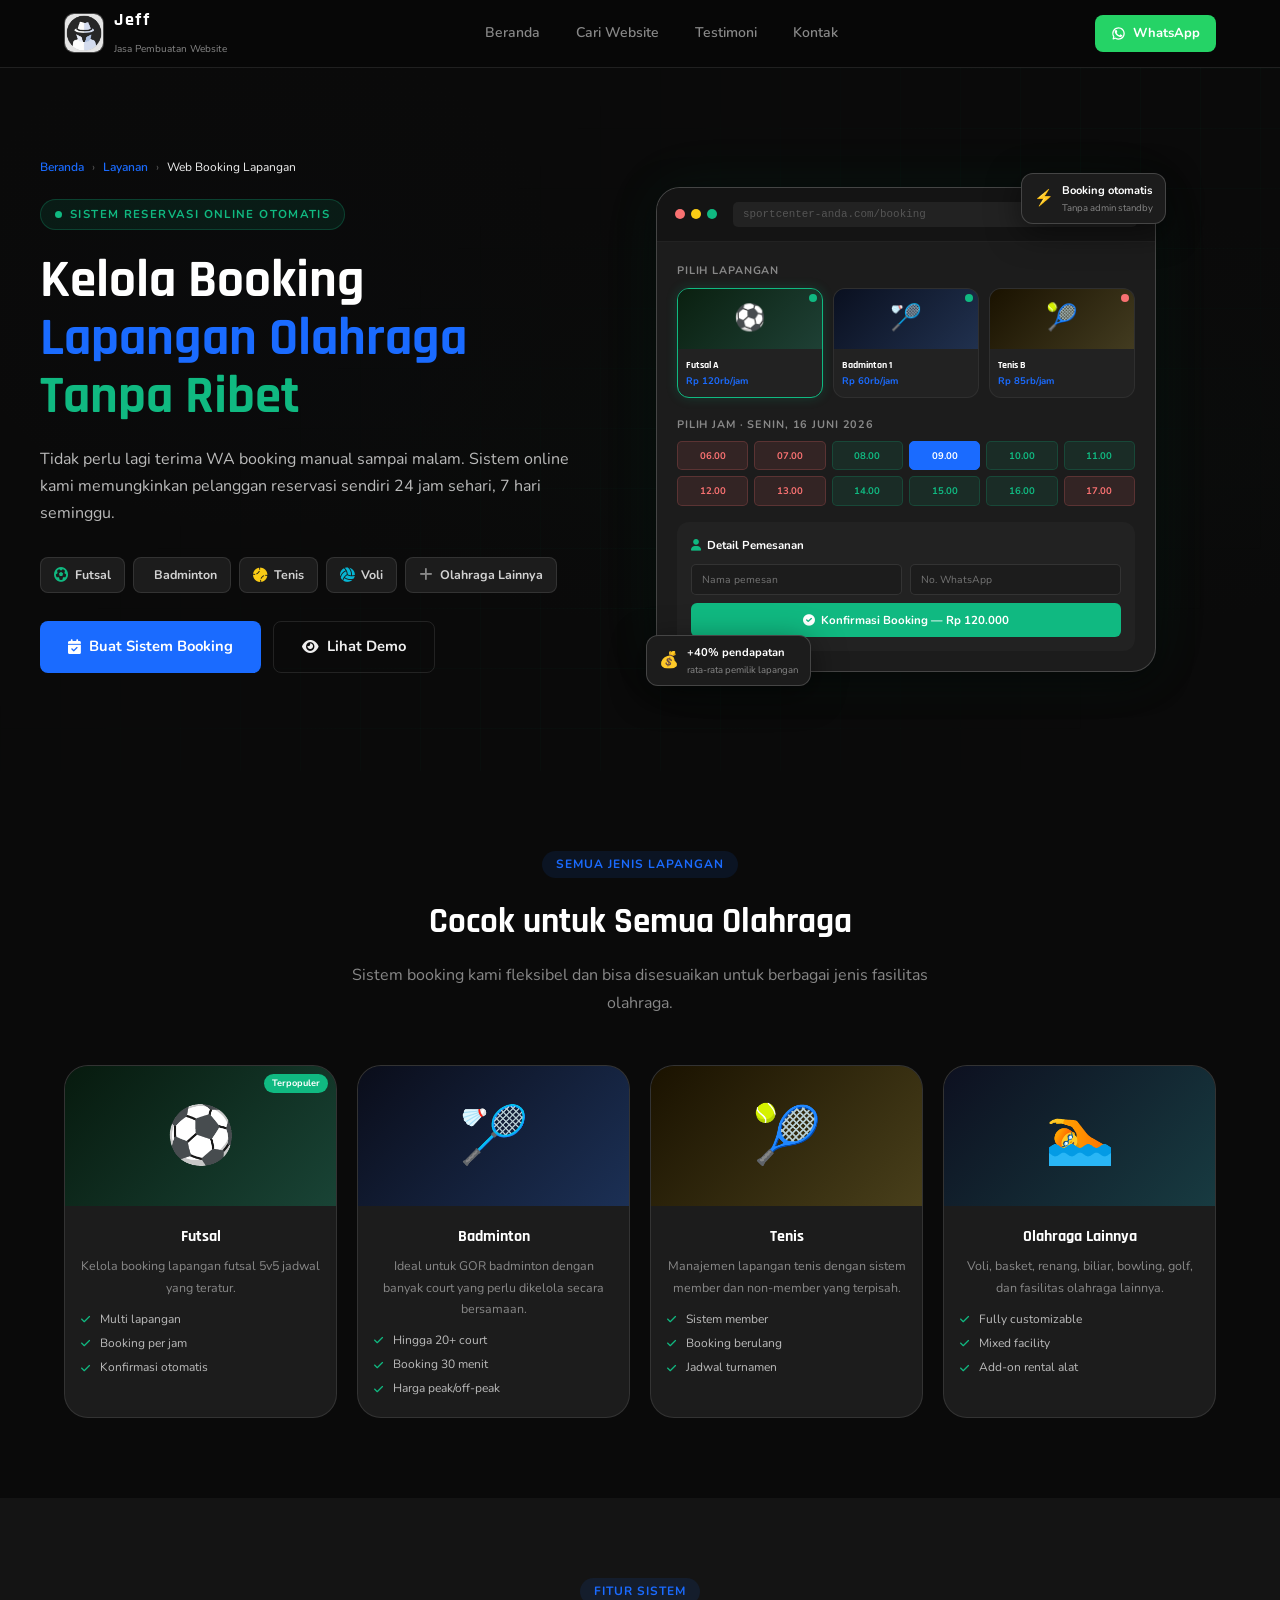
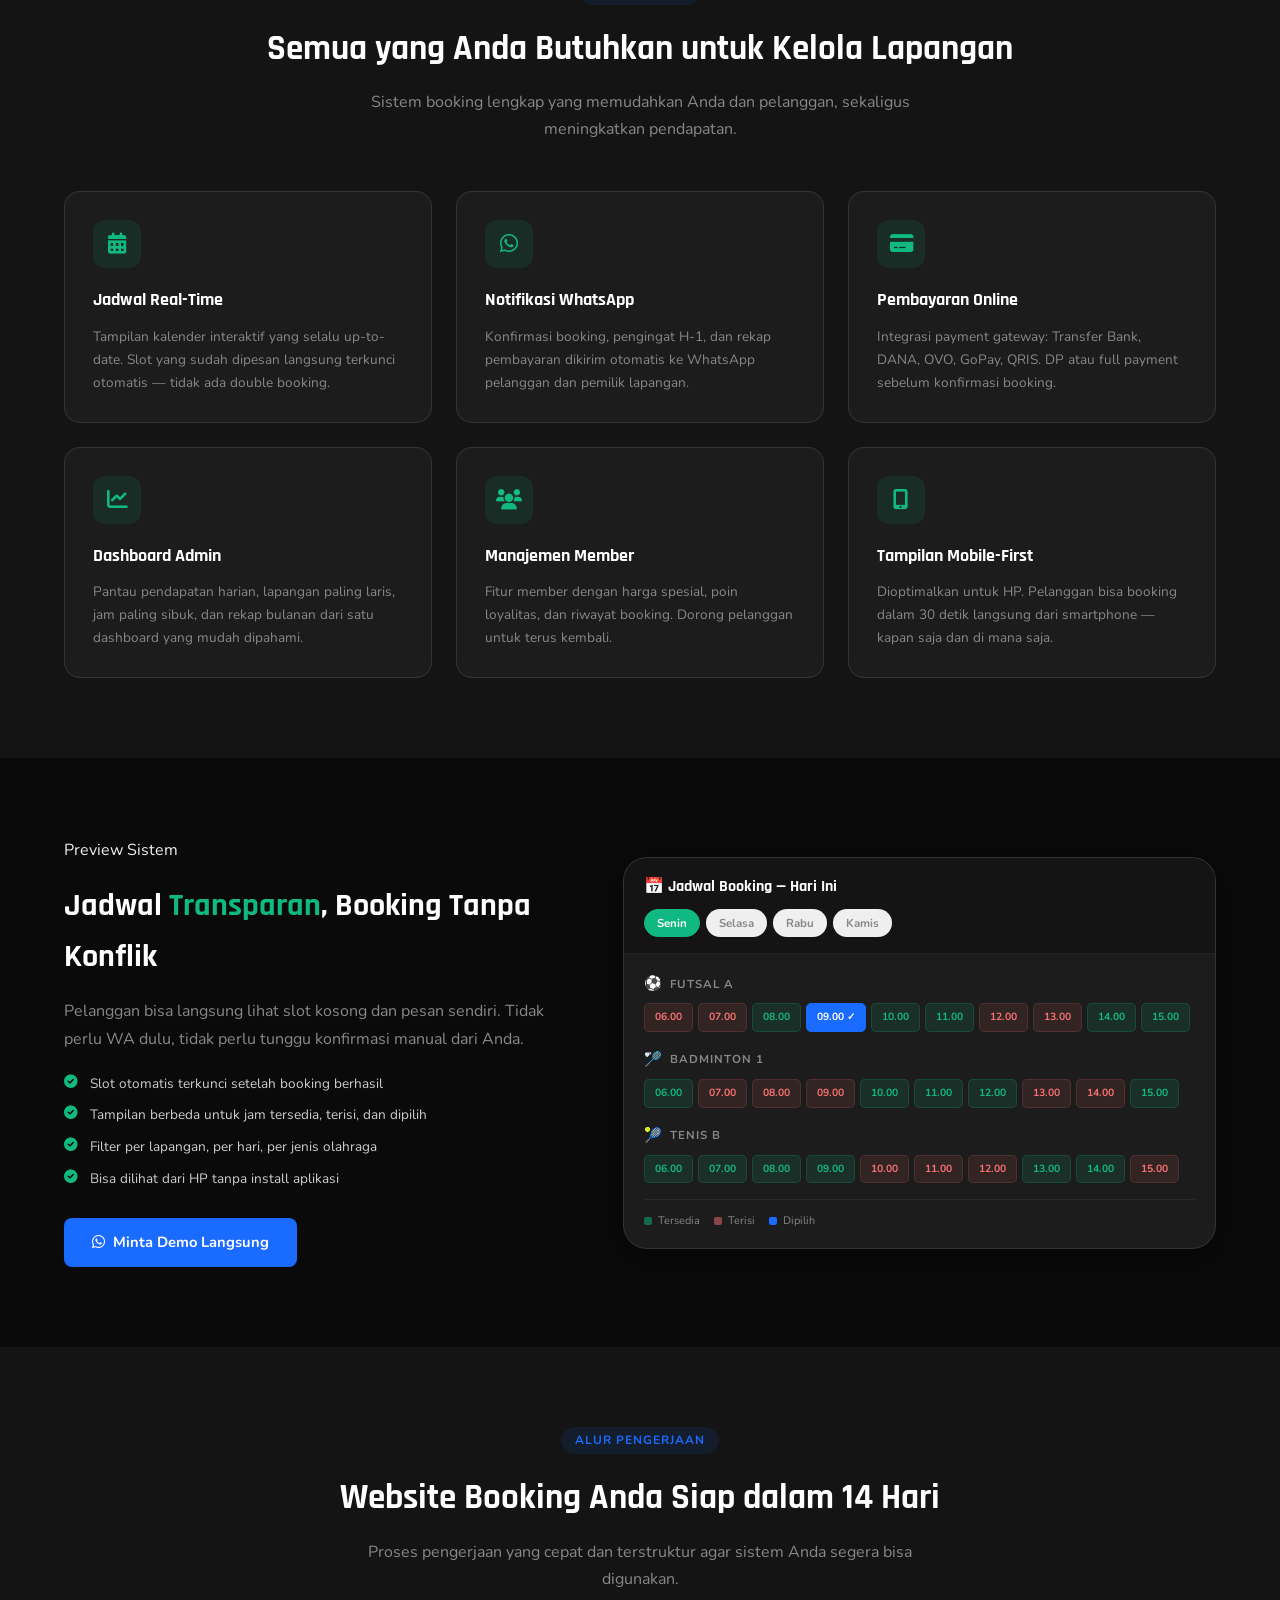
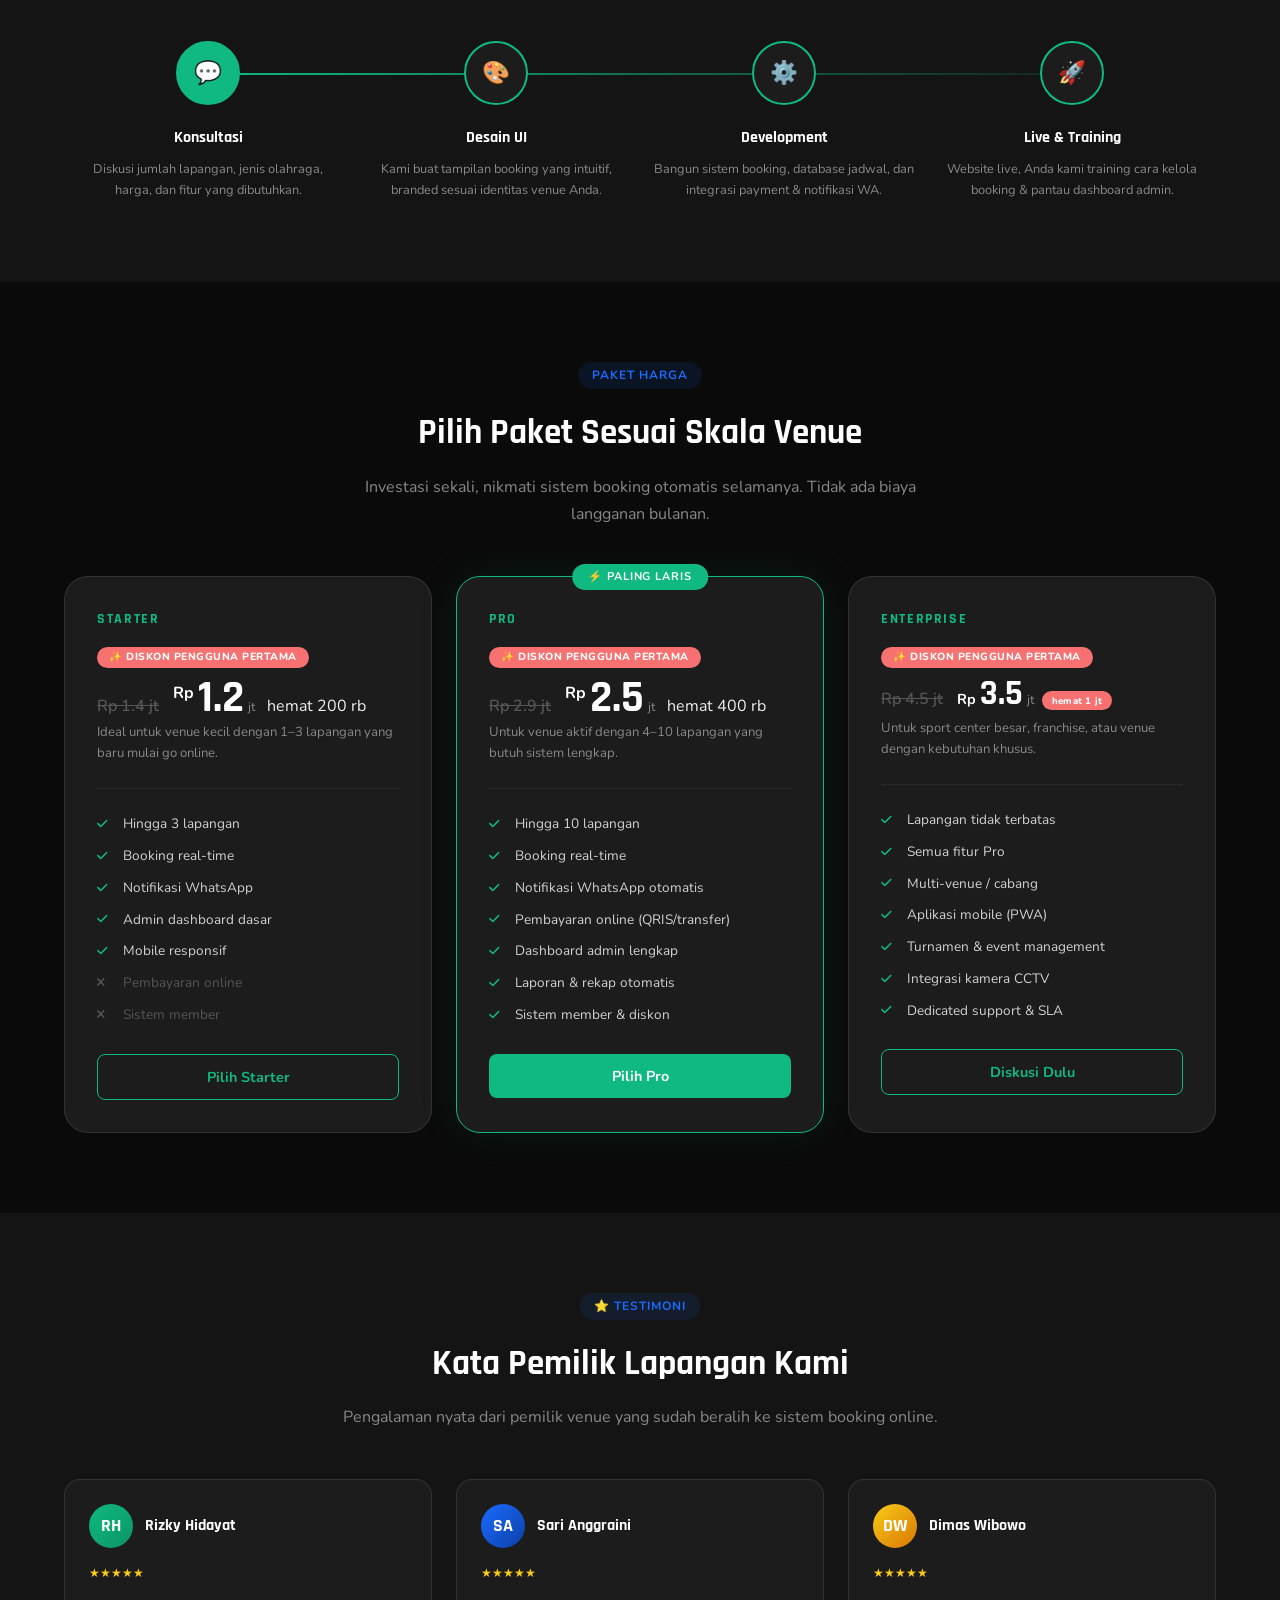
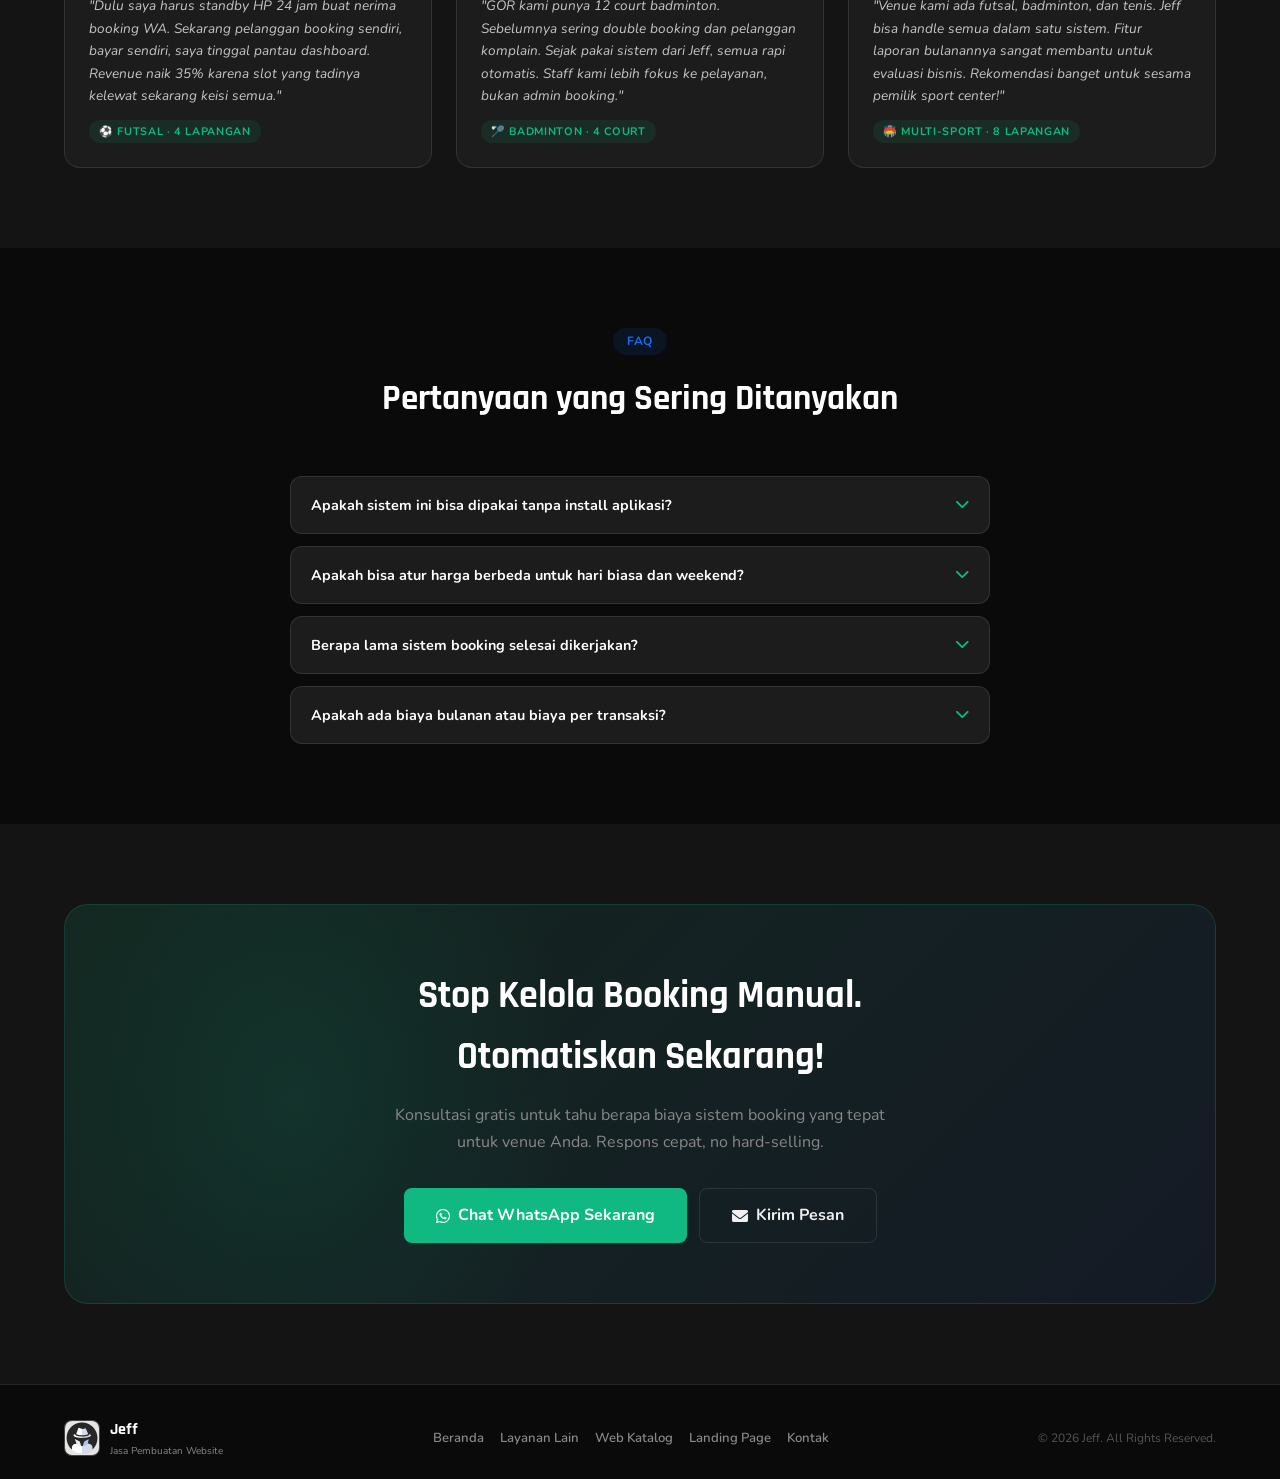
<file: web/booking-lapangan.html>
<!DOCTYPE html>
<html lang="id">
<head>
    <meta charset="UTF-8">
    <meta name="viewport" content="width=device-width, initial-scale=1.0, maximum-scale=1.0, user-scalable=yes, viewport-fit=cover">
    <meta name="theme-color" content="#0a0a0a">
    <meta name="description" content="Jeff – Jasa Pembuatan Website Booking Lapangan. Sistem reservasi online otomatis untuk futsal, badminton, tenis, dan olahraga lainnya.">
    <title>Web Booking Lapangan – Jeff</title>

    <link rel="preconnect" href="https://fonts.googleapis.com">
    <link rel="icon" type="image/png" href="../favicon.png">
    <link rel="preconnect" href="https://fonts.gstatic.com" crossorigin>
    <link href="https://fonts.googleapis.com/css2?family=Rajdhani:wght@400;500;600;700&family=Nunito:wght@400;500;600;700;800;900&display=swap" rel="stylesheet">
    <link rel="stylesheet" href="https://cdnjs.cloudflare.com/ajax/libs/font-awesome/6.0.0-beta3/css/all.min.css">

    <style>
        :root {
            --primary: #1A6BFF;
            --primary-dark: #1355CC;
            --primary-light: #1a6bff1a;
            --dark-bg: #0a0a0a;
            --card-bg: #141414;
            --card-bg2: #1c1c1c;
            --card-bg3: #222222;
            --text: #f0f0f0;
            --text-muted: #888888;
            --text-dim: #555555;
            --white: #FFFFFF;
            --border: rgba(255,255,255,0.1);
            --border2: rgba(255,255,255,0.18);
            --border3: rgba(255,255,255,0.06);
            --green: #10B981;
            --gold: #facc15;
            --red: #f87171;
            --orange: #F59E0B;
            --teal: #06b6d4;
            --header-h: 68px;
            --radius-sm: 8px;
            --radius-md: 12px;
            --radius-lg: 16px;
            --radius-xl: 24px;
            --shadow-md: 0 4px 20px rgba(26,107,255,0.15);
            --shadow-lg: 0 8px 32px rgba(0,0,0,0.5);
            --transition-fast: all .15s cubic-bezier(0.2,0.9,0.4,1.1);
            --transition-base: all .25s ease;
        }

        *, *::before, *::after { box-sizing: border-box; margin: 0; padding: 0; }
        html { scroll-behavior: smooth; }
        body { font-family: 'Nunito', sans-serif; background: var(--dark-bg); color: var(--text); line-height: 1.6; overflow-x: hidden; -webkit-font-smoothing: antialiased; }
        h1,h2,h3,h4 { font-family: 'Rajdhani', sans-serif; font-weight: 700; color: var(--white); }
        p { color: var(--text-muted); line-height: 1.7; }
        a { text-decoration: none; }
        img { display: block; max-width: 100%; }
        .container { max-width: 1200px; margin: 0 auto; padding: 0 24px; }

        /* ===== HEADER ===== */
        header { position: sticky; top: 0; z-index: 100; background: rgba(8,8,8,0.96); backdrop-filter: blur(18px); border-bottom: 1px solid var(--border); height: var(--header-h); }
        .header-inner { max-width: 1200px; margin: 0 auto; display: flex; align-items: center; justify-content: space-between; padding: 0 24px; height: 100%; gap: 16px; }
        .logo { display: flex; align-items: center; gap: 10px; }
        .logo-icon { width: 40px; height: 40px; border-radius: 10px; overflow: hidden; background: var(--card-bg2); border: 1px solid var(--border2); flex-shrink: 0; display: flex; align-items: center; justify-content: center; }
        .logo-icon img { width: 100%; height: 100%; object-fit: cover; }
        .logo-text strong { display: block; font-family: 'Rajdhani', sans-serif; font-size: 18px; font-weight: 700; color: #fff; letter-spacing: 1.5px; }
        .logo-text span { font-size: 10px; color: var(--text-muted); }
        nav { display: flex; align-items: center; gap: 4px; }
        nav a { padding: 8px 16px; border-radius: var(--radius-sm); font-size: 14px; font-weight: 600; color: var(--text-muted); transition: var(--transition-fast); font-family: 'Nunito', sans-serif; }
        nav a:hover { color: #fff; background: rgba(255,255,255,0.06); }
        .header-ctas { display: flex; align-items: center; gap: 8px; flex-shrink: 0; }
        .btn-wa { display: flex; align-items: center; gap: 7px; padding: 8px 16px; border-radius: var(--radius-sm); background: #25d366; color: #fff; font-size: 13px; font-weight: 700; transition: var(--transition-fast); white-space: nowrap; }
        .btn-wa:hover { opacity: 0.88; transform: translateY(-1px); }
        .btn-wa svg { width: 15px; height: 15px; flex-shrink: 0; }
        .hamburger { width: 38px; height: 38px; border: 1px solid var(--border); border-radius: 8px; cursor: pointer; display: none; flex-direction: column; align-items: center; justify-content: center; gap: 5px; background: rgba(255,255,255,0.04); flex-shrink: 0; }
        .hamburger:hover { background: rgba(255, 255, 255, 0.09); }
        .hamburger span { display: block; width: 18px; height: 2px; background: #fff; border-radius: 2px; transition: transform 0.28s cubic-bezier(0.65, 0, 0.35, 1), opacity 0.2s ease, width 0.2s ease; transform-origin: center; }
        .hamburger.is-open span:nth-child(1) { transform: translateY(7px) rotate(45deg); }
        .hamburger.is-open span:nth-child(2) { opacity: 0; width: 0; }
        .hamburger.is-open span:nth-child(3) { transform: translateY(-7px) rotate(-45deg); }

        /* Mobile nav: smooth slide + fade open/close instead of an abrupt toggle */
        .mobile-nav {
            display: flex; flex-direction: column; position: fixed; top: var(--header-h); left: 0; right: 0;
            background: var(--dark-bg); border-bottom: 1px solid var(--border); padding: 8px 0 20px; z-index: 99;
            max-height: calc(100vh - var(--header-h)); overflow-y: auto; box-shadow: var(--shadow-lg);

            visibility: hidden;
            opacity: 0;
            transform: translateY(-12px) scale(0.99);
            transform-origin: top center;
            pointer-events: none;
            transition: opacity 0.32s cubic-bezier(0.22, 1, 0.36, 1),
                        transform 0.32s cubic-bezier(0.22, 1, 0.36, 1),
                        visibility 0.32s;
        }
        .mobile-nav.open {
            visibility: visible;
            opacity: 1;
            transform: translateY(0) scale(1);
            pointer-events: auto;
        }
        .mobile-nav a {
            padding: 14px 20px; font-size: 15px; font-weight: 700; color: var(--text-muted);
            border-bottom: 1px solid var(--border3); display: flex; align-items: center; gap: 12px;
            transition: background 0.15s ease, color 0.15s ease, padding-left 0.15s ease;
            opacity: 0;
            transform: translateY(-8px);
        }
        .mobile-nav.open a {
            animation: mobileNavItemIn 0.4s cubic-bezier(0.22, 1, 0.36, 1) forwards;
        }
        .mobile-nav.open a:nth-child(1) { animation-delay: 0.04s; }
        .mobile-nav.open a:nth-child(2) { animation-delay: 0.09s; }
        .mobile-nav.open a:nth-child(3) { animation-delay: 0.14s; }
        .mobile-nav.open a:nth-child(4) { animation-delay: 0.19s; }
        @keyframes mobileNavItemIn {
            from { opacity: 0; transform: translateY(-8px); }
            to { opacity: 1; transform: translateY(0); }
        }
        .mobile-nav a:active { background: rgba(255, 255, 255, 0.06); color: #fff; padding-left: 26px; }

        /* ===== BUTTONS ===== */
        .btn-primary { display: inline-flex; align-items: center; gap: 8px; padding: 13px 28px; background: var(--primary); color: #fff; border: none; border-radius: var(--radius-sm); font-weight: 700; font-size: 0.92rem; cursor: pointer; transition: var(--transition-fast); font-family: 'Nunito', sans-serif; }
        .btn-primary:hover { background: var(--primary-dark); transform: translateY(-2px); box-shadow: var(--shadow-md); }
        .btn-secondary { display: inline-flex; align-items: center; gap: 8px; padding: 13px 28px; background: transparent; color: var(--text); border: 1.5px solid var(--border); border-radius: var(--radius-sm); font-weight: 700; font-size: 0.92rem; cursor: pointer; transition: var(--transition-fast); font-family: 'Nunito', sans-serif; }
        .btn-secondary:hover { border-color: var(--primary); color: var(--primary); transform: translateY(-2px); }

        /* ===== SECTION HEADING ===== */
        .section-heading { text-align: center; margin-bottom: 48px; }
        .section-heading .badge { display: inline-block; font-size: 0.75rem; font-weight: 700; text-transform: uppercase; letter-spacing: 0.08em; color: var(--primary); background: var(--primary-light); padding: 4px 14px; border-radius: 100px; margin-bottom: 16px; }
        .section-heading h2 { margin-bottom: 12px; font-size: clamp(1.5rem, 4vw, 2.2rem); }
        .section-heading p { max-width: 600px; margin: 0 auto; }

        /* ===== HERO ===== */
        .hero { position: relative; min-height: 600px; display: flex; align-items: center; padding: 90px 24px 70px; overflow: hidden; }
        .hero-bg { position: absolute; inset: 0; }
        /* Field-inspired: dark with green tint and grid lines */
        .hero-bg::before {
            content: '';
            position: absolute; inset: 0;
            background:
                linear-gradient(180deg, rgba(10,10,10,0.97) 0%, rgba(10,10,10,0.85) 60%, rgba(10,10,10,0.97) 100%),
                radial-gradient(ellipse 80% 50% at 70% 50%, rgba(16,185,129,0.1) 0%, transparent 65%),
                radial-gradient(ellipse 40% 60% at 20% 30%, rgba(26,107,255,0.08) 0%, transparent 60%);
        }
        /* Court lines pattern */
        .hero-bg::after {
            content: '';
            position: absolute; inset: 0;
            background-image:
                linear-gradient(rgba(16,185,129,0.07) 1px, transparent 1px),
                linear-gradient(90deg, rgba(16,185,129,0.07) 1px, transparent 1px);
            background-size: 60px 60px;
            mask-image: linear-gradient(135deg, transparent 30%, rgba(0,0,0,0.4) 60%, transparent 90%);
            -webkit-mask-image: linear-gradient(135deg, transparent 30%, rgba(0,0,0,0.4) 60%, transparent 90%);
        }
        .hero-inner { max-width: 1200px; margin: 0 auto; width: 100%; display: flex; align-items: center; gap: 56px; position: relative; z-index: 2; }
        .hero-content { flex: 1; max-width: 560px; }

        .breadcrumb { display: flex; align-items: center; gap: 8px; font-size: 0.75rem; color: var(--text-muted); margin-bottom: 22px; }
        .breadcrumb a { color: var(--primary); font-weight: 600; }
        .breadcrumb span { color: var(--text-dim); }

        .hero-eyebrow { display: inline-flex; align-items: center; gap: 8px; font-size: 0.72rem; font-weight: 700; text-transform: uppercase; letter-spacing: 0.12em; color: var(--green); background: rgba(16,185,129,0.1); border: 1px solid rgba(16,185,129,0.25); padding: 5px 14px; border-radius: 100px; margin-bottom: 22px; }
        .live-dot { width: 7px; height: 7px; border-radius: 50%; background: var(--green); animation: pulse-green 1.5s infinite; }
        @keyframes pulse-green { 0% { box-shadow: 0 0 0 0 rgba(16,185,129,0.5); } 70% { box-shadow: 0 0 0 7px rgba(16,185,129,0); } 100% { box-shadow: 0 0 0 0 rgba(16,185,129,0); } }

        .hero-content h1 { font-size: clamp(2rem, 5vw, 3.3rem); line-height: 1.1; margin-bottom: 20px; color: #fff; }
        .hero-content h1 span { color: var(--primary); }
        .hero-content h1 em { font-style: normal; color: var(--green); }
        .hero-content > p { font-size: 1rem; color: rgba(255,255,255,0.72); margin-bottom: 30px; }

        .hero-tags { display: flex; flex-wrap: wrap; gap: 8px; margin-bottom: 28px; }
        .hero-tag { display: flex; align-items: center; gap: 7px; font-size: 0.78rem; font-weight: 700; color: rgba(255,255,255,0.8); background: var(--card-bg2); border: 1px solid var(--border); border-radius: var(--radius-sm); padding: 7px 13px; }
        .hero-tag i { font-size: 0.9rem; }
        .hero-tag i.green { color: var(--green); }
        .hero-tag i.blue { color: var(--primary); }
        .hero-tag i.gold { color: var(--gold); }
        .hero-tag i.teal { color: var(--teal); }

        .hero-cta-group { display: flex; gap: 12px; flex-wrap: wrap; margin-bottom: 28px; }
        .hero-note { display: flex; align-items: center; gap: 8px; font-size: 0.78rem; color: var(--text-muted); }
        .hero-note i { color: var(--green); }

        /* ===== BOOKING MOCKUP ===== */
        .hero-visual { flex: 1; max-width: 500px; position: relative; }

        .booking-mockup {
            background: var(--card-bg2); border: 1.5px solid var(--border2);
            border-radius: var(--radius-xl); overflow: hidden;
            box-shadow: var(--shadow-lg), 0 0 60px rgba(16,185,129,0.08);
        }
        .bm-header {
            background: var(--card-bg); border-bottom: 1px solid var(--border3);
            padding: 14px 18px; display: flex; align-items: center; gap: 10px;
        }
        .bm-dots { display: flex; gap: 6px; }
        .bm-dot { width: 10px; height: 10px; border-radius: 50%; }
        .bm-url { flex: 1; background: var(--card-bg3); border-radius: 5px; padding: 4px 10px; font-size: 0.68rem; color: var(--text-dim); font-family: monospace; margin-left: 6px; }
        .bm-body { padding: 20px; }

        /* Court cards row */
        .bm-courts { display: grid; grid-template-columns: repeat(3, 1fr); gap: 10px; margin-bottom: 18px; }
        .bm-court {
            background: var(--card-bg3); border-radius: var(--radius-md); overflow: hidden;
            border: 1px solid var(--border3); transition: var(--transition-fast); cursor: pointer;
        }
        .bm-court.selected { border-color: var(--green); box-shadow: 0 0 12px rgba(16,185,129,0.2); }
        .bm-court-img { height: 60px; display: flex; align-items: center; justify-content: center; font-size: 1.6rem; position: relative; }
        .bm-court-img.futsal { background: linear-gradient(135deg, #0a2010, rgba(16,185,129,0.2)); }
        .bm-court-img.badminton { background: linear-gradient(135deg, #0a1020, rgba(26,107,255,0.2)); }
        .bm-court-img.tenis { background: linear-gradient(135deg, #1a1200, rgba(250,204,21,0.15)); }
        .bm-court-status { position: absolute; top: 5px; right: 5px; width: 8px; height: 8px; border-radius: 50%; }
        .bm-court-status.available { background: var(--green); }
        .bm-court-status.busy { background: var(--red); }
        .bm-court-info { padding: 8px; }
        .bm-court-name { font-size: 0.65rem; font-weight: 700; color: #fff; font-family: 'Rajdhani', sans-serif; }
        .bm-court-price { font-size: 0.6rem; color: var(--primary); font-weight: 700; }

        /* Schedule grid */
        .bm-schedule-label { font-size: 0.68rem; font-weight: 700; color: var(--text-muted); text-transform: uppercase; letter-spacing: 0.08em; margin-bottom: 8px; }
        .bm-schedule { display: grid; grid-template-columns: repeat(6, 1fr); gap: 6px; margin-bottom: 16px; }
        .bm-slot { padding: 6px 0; border-radius: 5px; font-size: 0.6rem; font-weight: 700; text-align: center; cursor: pointer; border: 1px solid transparent; }
        .bm-slot.available { background: rgba(16,185,129,0.1); border-color: rgba(16,185,129,0.2); color: var(--green); }
        .bm-slot.booked { background: rgba(248,113,113,0.1); border-color: rgba(248,113,113,0.2); color: var(--red); }
        .bm-slot.selected-slot { background: var(--primary); border-color: var(--primary); color: #fff; }

        /* Booking form mini */
        .bm-form { background: var(--card-bg3); border-radius: var(--radius-md); padding: 14px; }
        .bm-form-title { font-size: 0.72rem; font-weight: 700; color: #fff; margin-bottom: 10px; display: flex; align-items: center; gap: 6px; }
        .bm-form-row { display: grid; grid-template-columns: 1fr 1fr; gap: 8px; margin-bottom: 8px; }
        .bm-input { background: var(--card-bg2); border: 1px solid var(--border); border-radius: 5px; padding: 7px 10px; font-size: 0.65rem; color: var(--text-muted); font-family: 'Nunito', sans-serif; width: 100%; }
        .bm-book-btn { width: 100%; background: var(--green); color: #fff; border: none; border-radius: 6px; padding: 9px; font-size: 0.72rem; font-weight: 700; font-family: 'Nunito', sans-serif; display: flex; align-items: center; justify-content: center; gap: 6px; cursor: pointer; }

        /* Floating badges */
        .float-badge { position: absolute; background: var(--card-bg2); border: 1px solid var(--border2); border-radius: var(--radius-md); padding: 8px 12px; display: flex; align-items: center; gap: 8px; box-shadow: var(--shadow-lg); z-index: 10; }
        .float-badge .fb-icon { font-size: 1rem; }
        .float-badge .fb-val { font-size: 0.7rem; font-weight: 700; color: #fff; white-space: nowrap; }
        .float-badge .fb-sub { font-size: 0.6rem; color: var(--text-muted); white-space: nowrap; }
        .badge-tr { top: -14px; right: -10px; }
        .badge-bl { bottom: -14px; left: -10px; }

        /* ===== OLAHRAGA SECTION ===== */
        .olahraga { padding: 80px 0; background: var(--dark-bg); }
        .olahraga-grid { display: grid; grid-template-columns: repeat(4, 1fr); gap: 20px; }
        .olahraga-card {
            background: var(--card-bg2); border: 1px solid var(--border);
            border-radius: var(--radius-xl); overflow: hidden;
            transition: var(--transition-base); cursor: default; text-align: center;
        }
        .olahraga-card:hover { transform: translateY(-6px); border-color: rgba(16,185,129,0.4); box-shadow: 0 4px 20px rgba(16,185,129,0.1); }
        .olahraga-thumb {
            height: 140px; display: flex; align-items: center; justify-content: center;
            font-size: 3.5rem; position: relative;
        }
        .olahraga-card:nth-child(1) .olahraga-thumb { background: linear-gradient(135deg, #071a0e, rgba(16,185,129,0.25)); }
        .olahraga-card:nth-child(2) .olahraga-thumb { background: linear-gradient(135deg, #0a0d1a, rgba(26,107,255,0.25)); }
        .olahraga-card:nth-child(3) .olahraga-thumb { background: linear-gradient(135deg, #1a1200, rgba(250,204,21,0.2)); }
        .olahraga-card:nth-child(4) .olahraga-thumb { background: linear-gradient(135deg, #0d1020, rgba(6,182,212,0.2)); }
        .olahraga-popular { position: absolute; top: 8px; right: 8px; background: var(--green); color: #fff; font-size: 0.58rem; font-weight: 700; padding: 2px 8px; border-radius: 100px; }
        .olahraga-body { padding: 18px 16px; }
        .olahraga-body h3 { font-size: 1rem; margin-bottom: 6px; }
        .olahraga-body p { font-size: 0.78rem; margin-bottom: 12px; }
        .olahraga-features { display: flex; flex-direction: column; gap: 5px; text-align: left; }
        .olahraga-feature { display: flex; align-items: center; gap: 7px; font-size: 0.75rem; color: rgba(255,255,255,0.7); }
        .olahraga-feature i { color: var(--green); font-size: 0.65rem; width: 12px; }

        /* ===== FITUR ===== */
        .fitur { padding: 80px 0; background: var(--card-bg); }
        .fitur-grid { display: grid; grid-template-columns: repeat(3, 1fr); gap: 24px; }
        .fitur-card { background: var(--card-bg2); border: 1px solid var(--border); border-radius: var(--radius-lg); padding: 28px; transition: var(--transition-base); position: relative; overflow: hidden; }
        .fitur-card::before { content: ''; position: absolute; top: 0; left: 0; right: 0; height: 3px; background: linear-gradient(90deg, var(--green), transparent); opacity: 0; transition: opacity 0.3s; }
        .fitur-card:hover { border-color: rgba(16,185,129,0.3); transform: translateY(-4px); box-shadow: 0 4px 20px rgba(16,185,129,0.08); }
        .fitur-card:hover::before { opacity: 1; }
        .fitur-icon { width: 48px; height: 48px; background: rgba(16,185,129,0.1); border-radius: var(--radius-md); display: flex; align-items: center; justify-content: center; font-size: 1.3rem; color: var(--green); margin-bottom: 18px; }
        .fitur-card h3 { font-size: 1.1rem; margin-bottom: 10px; }
        .fitur-card p { font-size: 0.85rem; }

        /* ===== DEMO SCHEDULE ===== */
        .demo { padding: 80px 0; background: var(--dark-bg); }
        .demo-inner { display: grid; grid-template-columns: 1fr 1.2fr; gap: 64px; align-items: center; }
        .demo-text h2 { font-size: clamp(1.5rem, 3.5vw, 2rem); margin-bottom: 16px; }
        .demo-text h2 span { color: var(--green); }
        .demo-text p { margin-bottom: 20px; }
        .demo-checklist { display: flex; flex-direction: column; gap: 10px; margin-bottom: 28px; }
        .demo-check { display: flex; align-items: flex-start; gap: 10px; font-size: 0.85rem; color: rgba(255,255,255,0.8); }
        .demo-check i { color: var(--green); margin-top: 2px; width: 16px; flex-shrink: 0; }

        /* Full schedule preview */
        .schedule-preview { background: var(--card-bg2); border: 1px solid var(--border); border-radius: var(--radius-xl); overflow: hidden; box-shadow: var(--shadow-lg); }
        .sp-header { background: var(--card-bg); border-bottom: 1px solid var(--border3); padding: 16px 20px; }
        .sp-title { font-family: 'Rajdhani', sans-serif; font-size: 1rem; font-weight: 700; color: #fff; margin-bottom: 10px; }
        .sp-tabs { display: flex; gap: 6px; }
        .sp-tab { padding: 5px 12px; border-radius: 100px; font-size: 0.72rem; font-weight: 700; border: 1px solid var(--border); color: var(--text-muted); cursor: pointer; font-family: 'Nunito', sans-serif; transition: var(--transition-fast); }
        .sp-tab.active { background: var(--green); border-color: var(--green); color: #fff; }
        .sp-body { padding: 18px 20px; }
        .sp-court-row { margin-bottom: 16px; }
        .sp-court-row:last-child { margin-bottom: 0; }
        .sp-court-name { font-size: 0.72rem; font-weight: 700; color: var(--text-muted); text-transform: uppercase; letter-spacing: 0.08em; margin-bottom: 8px; display: flex; align-items: center; gap: 8px; }
        .sp-court-name span { font-size: 0.9rem; }
        .sp-slots-row { display: flex; gap: 5px; flex-wrap: wrap; }
        .sp-slot { padding: 5px 10px; border-radius: 5px; font-size: 0.65rem; font-weight: 700; white-space: nowrap; }
        .sp-slot.available { background: rgba(16,185,129,0.12); color: var(--green); border: 1px solid rgba(16,185,129,0.2); }
        .sp-slot.booked { background: rgba(248,113,113,0.1); color: var(--red); border: 1px solid rgba(248,113,113,0.15); }
        .sp-slot.selected { background: var(--primary); color: #fff; border: 1px solid var(--primary); }
        .sp-legend { display: flex; gap: 14px; margin-top: 14px; padding-top: 12px; border-top: 1px solid var(--border3); flex-wrap: wrap; }
        .sp-legend-item { display: flex; align-items: center; gap: 6px; font-size: 0.68rem; color: var(--text-muted); }
        .sp-legend-dot { width: 8px; height: 8px; border-radius: 2px; }

        /* ===== PROSES ===== */
        .proses { padding: 80px 0; background: var(--card-bg); }
        .proses-grid { display: grid; grid-template-columns: repeat(4, 1fr); gap: 0; position: relative; }
        .proses-grid::before { content: ''; position: absolute; top: 32px; left: 12.5%; right: 12.5%; height: 2px; background: linear-gradient(90deg, var(--green) 0%, rgba(16,185,129,0.1) 100%); z-index: 0; }
        .proses-step { text-align: center; padding: 0 12px; position: relative; z-index: 1; }
        .step-icon { width: 64px; height: 64px; border-radius: 50%; background: var(--card-bg2); border: 2px solid var(--green); display: flex; align-items: center; justify-content: center; margin: 0 auto 20px; font-size: 1.4rem; position: relative; z-index: 2; }
        .step-icon.done { background: var(--green); }
        .proses-step h3 { font-size: 1rem; margin-bottom: 8px; }
        .proses-step p { font-size: 0.8rem; }

        /* ===== HARGA ===== */
        .harga { padding: 80px 0; background: var(--dark-bg); }
        .harga-grid { display: grid; grid-template-columns: repeat(3, 1fr); gap: 24px; }
        .harga-card { background: var(--card-bg2); border: 1px solid var(--border); border-radius: var(--radius-xl); padding: 32px; transition: var(--transition-base); position: relative; }
        .harga-card.popular { border-color: var(--green); box-shadow: 0 0 40px rgba(16,185,129,0.1); }
        .popular-badge { position: absolute; top: -13px; left: 50%; transform: translateX(-50%); background: var(--green); color: #fff; font-size: 0.7rem; font-weight: 700; text-transform: uppercase; letter-spacing: 0.08em; padding: 4px 16px; border-radius: 100px; white-space: nowrap; }
        .harga-card:hover:not(.popular) { border-color: rgba(16,185,129,0.3); transform: translateY(-4px); }
        .harga-card.popular:hover { transform: translateY(-4px); }
        .harga-paket-name { font-family: 'Rajdhani', sans-serif; font-size: 0.85rem; font-weight: 700; text-transform: uppercase; letter-spacing: 0.12em; color: var(--green); margin-bottom: 12px; }

        /* DISCOUNT STYLES for booking-lapangan.html */
        .harga-discount-tag {
            display: inline-block;
            background: var(--red);
            color: #fff;
            font-size: 0.65rem;
            font-weight: 800;
            text-transform: uppercase;
            letter-spacing: 0.05em;
            padding: 2px 12px;
            border-radius: 100px;
            margin-top: 4px;
            margin-bottom: 8px;
        }

        .harga-price-wrapper {
            display: flex;
            flex-wrap: wrap;
            align-items: baseline;
            gap: 8px 12px;
            margin-bottom: 2px;
        }

        .harga-price-original {
            font-size: 1rem;
            color: var(--text-dim);
            text-decoration: line-through;
            font-weight: 600;
            margin-right: 2px;
        }

        .harga-price .amount {
            font-family: 'Rajdhani', sans-serif;
            font-size: 2.8rem;
            font-weight: 700;
            color: var(--white);
            line-height: 1;
        }

        .harga-price .currency {
            font-size: 1rem;
            color: var(--white);
            font-weight: 700;
            vertical-align: top;
            line-height: 2.2;
        }

        .harga-price .period {
            font-size: 0.8rem;
            color: var(--text-muted);
        }

        .harga-price .discount-badge-inline {
            display: inline-block;
            background: var(--red);
            color: #fff;
            font-size: 0.6rem;
            font-weight: 800;
            padding: 2px 10px;
            border-radius: 100px;
            letter-spacing: 0.02em;
            margin-left: 4px;
        }

        .harga-desc { font-size: 0.82rem; color: var(--text-muted); margin-bottom: 24px; padding-bottom: 24px; border-bottom: 1px solid var(--border3); }
        .harga-fitur-list { list-style: none; display: flex; flex-direction: column; gap: 10px; margin-bottom: 28px; }
        .harga-fitur-list li { display: flex; align-items: center; gap: 10px; font-size: 0.85rem; color: rgba(255,255,255,0.8); }
        .harga-fitur-list li i.ok { color: var(--green); font-size: 0.75rem; width: 16px; }
        .harga-fitur-list li i.no { color: var(--text-dim); font-size: 0.75rem; width: 16px; }
        .harga-fitur-list li.muted { color: var(--text-dim); }
        .harga-btn { display: flex; align-items: center; justify-content: center; gap: 8px; width: 100%; padding: 12px; border-radius: var(--radius-sm); font-weight: 700; font-size: 0.9rem; cursor: pointer; font-family: 'Nunito', sans-serif; transition: var(--transition-fast); border: none; }
        .harga-btn-outline { background: transparent; color: var(--green); border: 1.5px solid var(--green); }
        .harga-btn-outline:hover { background: var(--green); color: #fff; }
        .harga-btn-fill { background: var(--green); color: #fff; }
        .harga-btn-fill:hover { background: #0a9566; transform: translateY(-2px); box-shadow: 0 4px 16px rgba(16,185,129,0.3); }

        /* ===== TESTIMONI ===== */
        .testimoni { padding: 80px 0; background: var(--card-bg); }
        .testimoni-grid { display: grid; grid-template-columns: repeat(3, 1fr); gap: 24px; }
        .testi-card { background: var(--card-bg2); border: 1px solid var(--border); border-radius: var(--radius-lg); padding: 24px; transition: var(--transition-base); }
        .testi-card:hover { border-color: rgba(16,185,129,0.3); transform: translateY(-4px); }
        .testi-top { display: flex; align-items: center; gap: 12px; margin-bottom: 16px; }
        .testi-avatar { width: 44px; height: 44px; border-radius: 50%; background: linear-gradient(135deg, var(--green), #0a9566); display: flex; align-items: center; justify-content: center; font-family: 'Rajdhani', sans-serif; font-size: 1.1rem; font-weight: 700; color: #fff; flex-shrink: 0; }
        .testi-name { font-family: 'Rajdhani', sans-serif; font-size: 1rem; font-weight: 700; color: #fff; }
        .testi-venue { font-size: 0.75rem; color: var(--text-muted); }
        .testi-stars { color: var(--gold); font-size: 0.75rem; margin-bottom: 12px; }
        .testi-text { font-size: 0.85rem; color: rgba(255,255,255,0.75); line-height: 1.65; font-style: italic; }
        .testi-tag { display: inline-block; margin-top: 12px; font-size: 0.68rem; font-weight: 700; text-transform: uppercase; letter-spacing: 0.06em; color: var(--green); background: rgba(16,185,129,0.1); padding: 3px 10px; border-radius: 100px; }

        /* ===== FAQ ===== */
        .faq { padding: 80px 0; background: var(--dark-bg); }
        .faq-list { max-width: 700px; margin: 0 auto; display: flex; flex-direction: column; gap: 12px; }
        .faq-item { background: var(--card-bg2); border: 1px solid var(--border); border-radius: var(--radius-md); overflow: hidden; }
        .faq-question { width: 100%; padding: 18px 20px; background: none; border: none; cursor: pointer; display: flex; align-items: center; justify-content: space-between; gap: 16px; font-family: 'Nunito', sans-serif; font-size: 0.9rem; font-weight: 700; color: #fff; text-align: left; }
        .faq-question i { color: var(--green); transition: transform 0.3s; flex-shrink: 0; }
        .faq-item.open .faq-question i { transform: rotate(180deg); }
        .faq-answer { max-height: 0; overflow: hidden; transition: max-height 0.35s ease, padding 0.3s; }
        .faq-item.open .faq-answer { max-height: 200px; padding: 0 20px 18px; }
        .faq-answer p { font-size: 0.85rem; }

        /* ===== CTA BANNER ===== */
        .cta-banner { padding: 80px 0; background: var(--card-bg); }
        .cta-inner {
            background: linear-gradient(135deg, rgba(16,185,129,0.12) 0%, rgba(26,107,255,0.07) 100%);
            border: 1px solid rgba(16,185,129,0.2); border-radius: var(--radius-xl);
            padding: 60px 40px; text-align: center; position: relative; overflow: hidden;
        }
        .cta-inner::before { content: ''; position: absolute; top: -40%; left: -5%; width: 50%; height: 180%; background: radial-gradient(ellipse, rgba(16,185,129,0.1) 0%, transparent 70%); pointer-events: none; }
        .cta-inner h2 { font-size: clamp(1.6rem, 4vw, 2.4rem); margin-bottom: 14px; position: relative; }
        .cta-inner p { margin-bottom: 32px; max-width: 520px; margin-left: auto; margin-right: auto; position: relative; }
        .cta-btns { display: flex; gap: 12px; justify-content: center; flex-wrap: wrap; position: relative; }
        .btn-green { display: inline-flex; align-items: center; gap: 8px; padding: 14px 32px; background: var(--green); color: #fff; border: none; border-radius: var(--radius-sm); font-weight: 700; font-size: 1rem; cursor: pointer; transition: var(--transition-fast); font-family: 'Nunito', sans-serif; }
        .btn-green:hover { background: #0a9566; transform: translateY(-2px); box-shadow: 0 4px 20px rgba(16,185,129,0.3); }

        /* ===== FOOTER ===== */
        footer { background: var(--dark-bg); border-top: 1px solid var(--border); padding: 32px 0 20px; }
        .footer-slim { max-width: 1200px; margin: 0 auto; padding: 0 24px; display: flex; align-items: center; justify-content: space-between; flex-wrap: wrap; gap: 16px; }
        .footer-slim-logo { display: flex; align-items: center; gap: 10px; }
        .footer-slim-logo strong { font-family: 'Rajdhani', sans-serif; font-size: 16px; font-weight: 700; color: #fff; }
        .footer-slim-links { display: flex; gap: 16px; flex-wrap: wrap; }
        .footer-slim-links a { font-size: 0.82rem; color: var(--text-muted); font-weight: 600; transition: color 0.15s; }
        .footer-slim-links a:hover { color: var(--green); }
        .footer-copy { font-size: 0.75rem; color: var(--text-dim); }

        /* ===== ANIMATION ===== */
        .fade-up { opacity: 0; transform: translateY(30px); transition: opacity 0.6s ease, transform 0.6s ease; }
        .fade-up.visible { opacity: 1; transform: translateY(0); }
        ::-webkit-scrollbar { width: 6px; }
        ::-webkit-scrollbar-track { background: var(--dark-bg); }
        ::-webkit-scrollbar-thumb { background: var(--green); border-radius: 3px; }

        /* ===== RESPONSIVE ===== */
        @media (max-width: 1024px) {
            .olahraga-grid { grid-template-columns: repeat(2, 1fr); }
            .fitur-grid { grid-template-columns: repeat(2, 1fr); }
            .demo-inner { grid-template-columns: 1fr; gap: 40px; }
            .proses-grid { grid-template-columns: repeat(2, 1fr); }
            .proses-grid::before { display: none; }
            .harga-grid { grid-template-columns: 1fr; max-width: 400px; margin: 0 auto; }
            .testimoni-grid { grid-template-columns: repeat(2, 1fr); }
        }
        @media (max-width: 768px) {
            :root { --header-h: 60px; }
            nav { display: none; }
            .hamburger { display: flex; }
            .btn-wa span { display: none; }
            .btn-wa { padding: 8px 12px; }
            .hero-inner { flex-direction: column; }
            .hero-content { max-width: 100%; text-align: center; }
            .hero-tags { justify-content: center; }
            .hero-cta-group { justify-content: center; }
            .hero-note { justify-content: center; }
            .hero-visual { width: 100%; max-width: 100%; }
            .olahraga-grid { grid-template-columns: repeat(2, 1fr); }
            .fitur-grid { grid-template-columns: 1fr; }
            .proses-grid { grid-template-columns: 1fr; }
            .testimoni-grid { grid-template-columns: 1fr; }
            .cta-inner { padding: 36px 20px; }
        }
        @media (max-width: 480px) {
            .container { padding: 0 16px; }
            .hero { padding: 50px 16px 40px; }
            .bm-courts { grid-template-columns: repeat(3, 1fr); }
            .olahraga-grid { grid-template-columns: 1fr 1fr; }
        }
    </style>
</head>
<body>

<!-- ===== HEADER ===== -->
<header>
    <div class="header-inner">
        <a href="../index.html" class="logo">
            <div class="logo-icon">
                <img src="../images/logo.jpg" alt="Jeff" onerror="this.parentElement.style.background='#1A6BFF'; this.style.display='none';">
            </div>
            <div class="logo-text">
                <strong>Jeff</strong>
                <span>Jasa Pembuatan Website</span>
            </div>
        </a>
        <nav>
            <a href="../index.html#beranda">Beranda</a>
            <a href="../index.html#promo">Cari Website</a>
            <a href="../index.html#testimoni">Testimoni</a>
            <a href="../index.html#kontak">Kontak</a>
        </nav>
        <div class="header-ctas">
            <a href="https://wa.me/6285779853512?text=Halo+Jeff,+saya+tertarik+Web+Booking+Lapangan" class="btn-wa" target="_blank">
                <svg viewBox="0 0 24 24" fill="currentColor">
                    <path d="M17.472 14.382c-.297-.149-1.758-.867-2.03-.967-.273-.099-.471-.148-.67.15-.197.297-.767.966-.94 1.164-.173.199-.347.223-.644.075-.297-.15-1.255-.463-2.39-1.475-.883-.788-1.48-1.761-1.653-2.059-.173-.297-.018-.458.13-.606.134-.133.298-.347.446-.52.149-.174.198-.298.298-.497.099-.198.05-.371-.025-.52-.075-.149-.669-1.612-.916-2.207-.242-.579-.487-.5-.669-.51-.173-.008-.371-.01-.57-.01-.198 0-.52.074-.792.372-.272.297-1.04 1.016-1.04 2.479 0 1.462 1.065 2.875 1.213 3.074.149.198 2.096 3.2 5.077 4.487.709.306 1.262.489 1.694.625.712.227 1.36.195 1.871.118.571-.085 1.758-.719 2.006-1.413.248-.694.248-1.289.173-1.413-.074-.124-.272-.198-.57-.347z"/>
                    <path d="M12 2C6.477 2 2 6.477 2 12c0 1.89.525 3.66 1.438 5.168L2.546 20.2a1 1 0 001.254 1.254l3.032-.892A9.953 9.953 0 0012 22c5.523 0 10-4.477 10-10S17.523 2 12 2zm0 18c-1.67 0-3.23-.46-4.57-1.26l-.33-.19-2.19.64.65-2.13-.21-.34A8 8 0 0112 4a8 8 0 010 16z"/>
                </svg>
                <span>WhatsApp</span>
            </a>
            <div class="hamburger" onclick="toggleMenu()"><span></span><span></span><span></span></div>
        </div>
    </div>
</header>
<div class="mobile-nav" id="mobileNav">
    <a href="../index.html#beranda" onclick="closeMenu()">Beranda</a>
    <a href="../index.html#promo" onclick="closeMenu()">Cari Website</a>
    <a href="../index.html#testimoni" onclick="closeMenu()">Testimoni</a>
    <a href="../index.html#kontak" onclick="closeMenu()">Kontak</a>
</div>

<!-- ===== HERO ===== -->
<section class="hero">
    <div class="hero-bg"></div>
    <div class="hero-inner">
        <div class="hero-content fade-up">
            <div class="breadcrumb">
                <a href="../index.html">Beranda</a><span>›</span>
                <a href="../index.html#promo">Layanan</a><span>›</span>
                <span style="color:var(--text);">Web Booking Lapangan</span>
            </div>
            <div class="hero-eyebrow"><span class="live-dot"></span> Sistem Reservasi Online Otomatis</div>
            <h1>Kelola Booking<br><span>Lapangan Olahraga</span><br><em>Tanpa Ribet</em></h1>
            <p>Tidak perlu lagi terima WA booking manual sampai malam. Sistem online kami memungkinkan pelanggan reservasi sendiri 24 jam sehari, 7 hari seminggu.</p>

            <div class="hero-tags">
                <div class="hero-tag"><i class="fas fa-futbol green"></i> Futsal</div>
                <div class="hero-tag"><i class="fas fa-shuttlecock blue"></i> Badminton</div>
                <div class="hero-tag"><i class="fas fa-baseball gold"></i> Tenis</div>
                <div class="hero-tag"><i class="fas fa-volleyball-ball teal"></i> Voli</div>
                <div class="hero-tag"><i class="fas fa-plus" style="color:var(--text-muted);"></i> Olahraga Lainnya</div>
            </div>

            <div class="hero-cta-group">
                <a href="../index.html#kontak" class="btn-primary"><i class="fas fa-calendar-check"></i> Buat Sistem Booking</a>
                <a href="#demo" class="btn-secondary"><i class="fas fa-eye"></i> Lihat Demo</a>
            </div>
            
        </div>

        <!-- Booking UI Mockup -->
        <div class="hero-visual fade-up">
            <div class="float-badge badge-tr">
                <div class="fb-icon">⚡</div>
                <div><div class="fb-val">Booking otomatis</div><div class="fb-sub">Tanpa admin standby</div></div>
            </div>
            <div class="float-badge badge-bl">
                <div class="fb-icon">💰</div>
                <div><div class="fb-val">+40% pendapatan</div><div class="fb-sub">rata-rata pemilik lapangan</div></div>
            </div>

            <div class="booking-mockup">
                <div class="bm-header">
                    <div class="bm-dots">
                        <div class="bm-dot" style="background:#f87171;"></div>
                        <div class="bm-dot" style="background:#facc15;"></div>
                        <div class="bm-dot" style="background:#10B981;"></div>
                    </div>
                    <div class="bm-url">sportcenter-anda.com/booking</div>
                </div>
                <div class="bm-body">
                    <!-- Court selector -->
                    <div style="font-size:0.68rem; font-weight:700; color:var(--text-muted); text-transform:uppercase; letter-spacing:0.08em; margin-bottom:8px;">Pilih Lapangan</div>
                    <div class="bm-courts">
                        <div class="bm-court selected">
                            <div class="bm-court-img futsal">⚽ <div class="bm-court-status available"></div></div>
                            <div class="bm-court-info"><div class="bm-court-name">Futsal A</div><div class="bm-court-price">Rp 120rb/jam</div></div>
                        </div>
                        <div class="bm-court">
                            <div class="bm-court-img badminton">🏸 <div class="bm-court-status available"></div></div>
                            <div class="bm-court-info"><div class="bm-court-name">Badminton 1</div><div class="bm-court-price">Rp 60rb/jam</div></div>
                        </div>
                        <div class="bm-court">
                            <div class="bm-court-img tenis">🎾 <div class="bm-court-status busy"></div></div>
                            <div class="bm-court-info"><div class="bm-court-name">Tenis B</div><div class="bm-court-price">Rp 85rb/jam</div></div>
                        </div>
                    </div>

                    <!-- Time slots -->
                    <div class="bm-schedule-label">Pilih Jam · Senin, 16 Juni 2026</div>
                    <div class="bm-schedule">
                        <div class="bm-slot booked">06.00</div>
                        <div class="bm-slot booked">07.00</div>
                        <div class="bm-slot available">08.00</div>
                        <div class="bm-slot selected-slot">09.00</div>
                        <div class="bm-slot available">10.00</div>
                        <div class="bm-slot available">11.00</div>
                        <div class="bm-slot booked">12.00</div>
                        <div class="bm-slot booked">13.00</div>
                        <div class="bm-slot available">14.00</div>
                        <div class="bm-slot available">15.00</div>
                        <div class="bm-slot available">16.00</div>
                        <div class="bm-slot booked">17.00</div>
                    </div>

                    <!-- Mini form -->
                    <div class="bm-form">
                        <div class="bm-form-title"><i class="fas fa-user" style="color:var(--green);"></i> Detail Pemesanan</div>
                        <div class="bm-form-row">
                            <input class="bm-input" placeholder="Nama pemesan" readonly>
                            <input class="bm-input" placeholder="No. WhatsApp" readonly>
                        </div>
                        <button class="bm-book-btn"><i class="fas fa-check-circle"></i> Konfirmasi Booking — Rp 120.000</button>
                    </div>
                </div>
            </div>
        </div>
    </div>
</section>

<!-- ===== JENIS OLAHRAGA ===== -->
<section class="olahraga">
    <div class="container">
        <div class="section-heading fade-up">
            <span class="badge">Semua Jenis Lapangan</span>
            <h2>Cocok untuk Semua Olahraga</h2>
            <p>Sistem booking kami fleksibel dan bisa disesuaikan untuk berbagai jenis fasilitas olahraga.</p>
        </div>
        <div class="olahraga-grid fade-up">
            <div class="olahraga-card">
                <div class="olahraga-thumb"><span class="olahraga-popular">Terpopuler</span>⚽</div>
                <div class="olahraga-body">
                    <h3>Futsal</h3>
                    <p>Kelola booking lapangan futsal 5v5 jadwal yang teratur.</p>
                    <div class="olahraga-features">
                        <div class="olahraga-feature"><i class="fas fa-check"></i> Multi lapangan</div>
                        <div class="olahraga-feature"><i class="fas fa-check"></i> Booking per jam</div>
                        <div class="olahraga-feature"><i class="fas fa-check"></i> Konfirmasi otomatis</div>
                    </div>
                </div>
            </div>
            <div class="olahraga-card">
                <div class="olahraga-thumb">🏸</div>
                <div class="olahraga-body">
                    <h3>Badminton</h3>
                    <p>Ideal untuk GOR badminton dengan banyak court yang perlu dikelola secara bersamaan.</p>
                    <div class="olahraga-features">
                        <div class="olahraga-feature"><i class="fas fa-check"></i> Hingga 20+ court</div>
                        <div class="olahraga-feature"><i class="fas fa-check"></i> Booking 30 menit</div>
                        <div class="olahraga-feature"><i class="fas fa-check"></i> Harga peak/off-peak</div>
                    </div>
                </div>
            </div>
            <div class="olahraga-card">
                <div class="olahraga-thumb">🎾</div>
                <div class="olahraga-body">
                    <h3>Tenis</h3>
                    <p>Manajemen lapangan tenis dengan sistem member dan non-member yang terpisah.</p>
                    <div class="olahraga-features">
                        <div class="olahraga-feature"><i class="fas fa-check"></i> Sistem member</div>
                        <div class="olahraga-feature"><i class="fas fa-check"></i> Booking berulang</div>
                        <div class="olahraga-feature"><i class="fas fa-check"></i> Jadwal turnamen</div>
                    </div>
                </div>
            </div>
            <div class="olahraga-card">
                <div class="olahraga-thumb">🏊</div>
                <div class="olahraga-body">
                    <h3>Olahraga Lainnya</h3>
                    <p>Voli, basket, renang, biliar, bowling, golf, dan fasilitas olahraga lainnya.</p>
                    <div class="olahraga-features">
                        <div class="olahraga-feature"><i class="fas fa-check"></i> Fully customizable</div>
                        <div class="olahraga-feature"><i class="fas fa-check"></i> Mixed facility</div>
                        <div class="olahraga-feature"><i class="fas fa-check"></i> Add-on rental alat</div>
                    </div>
                </div>
            </div>
        </div>
    </div>
</section>

<!-- ===== FITUR ===== -->
<section class="fitur">
    <div class="container">
        <div class="section-heading fade-up">
            <span class="badge">Fitur Sistem</span>
            <h2>Semua yang Anda Butuhkan untuk Kelola Lapangan</h2>
            <p>Sistem booking lengkap yang memudahkan Anda dan pelanggan, sekaligus meningkatkan pendapatan.</p>
        </div>
        <div class="fitur-grid fade-up">
            <div class="fitur-card">
                <div class="fitur-icon"><i class="fas fa-calendar-alt"></i></div>
                <h3>Jadwal Real-Time</h3>
                <p>Tampilan kalender interaktif yang selalu up-to-date. Slot yang sudah dipesan langsung terkunci otomatis — tidak ada double booking.</p>
            </div>
            <div class="fitur-card">
                <div class="fitur-icon"><i class="fab fa-whatsapp"></i></div>
                <h3>Notifikasi WhatsApp</h3>
                <p>Konfirmasi booking, pengingat H-1, dan rekap pembayaran dikirim otomatis ke WhatsApp pelanggan dan pemilik lapangan.</p>
            </div>
            <div class="fitur-card">
                <div class="fitur-icon"><i class="fas fa-credit-card"></i></div>
                <h3>Pembayaran Online</h3>
                <p>Integrasi payment gateway: Transfer Bank, DANA, OVO, GoPay, QRIS. DP atau full payment sebelum konfirmasi booking.</p>
            </div>
            <div class="fitur-card">
                <div class="fitur-icon"><i class="fas fa-chart-line"></i></div>
                <h3>Dashboard Admin</h3>
                <p>Pantau pendapatan harian, lapangan paling laris, jam paling sibuk, dan rekap bulanan dari satu dashboard yang mudah dipahami.</p>
            </div>
            <div class="fitur-card">
                <div class="fitur-icon"><i class="fas fa-users"></i></div>
                <h3>Manajemen Member</h3>
                <p>Fitur member dengan harga spesial, poin loyalitas, dan riwayat booking. Dorong pelanggan untuk terus kembali.</p>
            </div>
            <div class="fitur-card">
                <div class="fitur-icon"><i class="fas fa-mobile-alt"></i></div>
                <h3>Tampilan Mobile-First</h3>
                <p>Dioptimalkan untuk HP. Pelanggan bisa booking dalam 30 detik langsung dari smartphone — kapan saja dan di mana saja.</p>
            </div>
        </div>
    </div>
</section>

<!-- ===== DEMO SCHEDULE ===== -->
<section class="demo" id="demo">
    <div class="container">
        <div class="demo-inner">
            <div class="demo-text fade-up">
                <span class="section-heading badge" style="display:inline-block; text-align:left; margin-bottom:16px;">Preview Sistem</span>
                <h2>Jadwal <span>Transparan</span>, Booking Tanpa Konflik</h2>
                <p>Pelanggan bisa langsung lihat slot kosong dan pesan sendiri. Tidak perlu WA dulu, tidak perlu tunggu konfirmasi manual dari Anda.</p>
                <div class="demo-checklist">
                    <div class="demo-check"><i class="fas fa-check-circle"></i> Slot otomatis terkunci setelah booking berhasil</div>
                    <div class="demo-check"><i class="fas fa-check-circle"></i> Tampilan berbeda untuk jam tersedia, terisi, dan dipilih</div>
                    <div class="demo-check"><i class="fas fa-check-circle"></i> Filter per lapangan, per hari, per jenis olahraga</div>
                    <div class="demo-check"><i class="fas fa-check-circle"></i> Bisa dilihat dari HP tanpa install aplikasi</div>
                </div>
                <a href="https://wa.me/6285779853512?text=Halo+Jeff,+saya+ingin+coba+demo+Web+Booking+Lapangan" target="_blank" class="btn-primary"><i class="fab fa-whatsapp"></i> Minta Demo Langsung</a>
            </div>

            <div class="schedule-preview fade-up">
                <div class="sp-header">
                    <div class="sp-title">📅 Jadwal Booking — Hari Ini</div>
                    <div class="sp-tabs">
                        <button class="sp-tab active">Senin</button>
                        <button class="sp-tab">Selasa</button>
                        <button class="sp-tab">Rabu</button>
                        <button class="sp-tab">Kamis</button>
                    </div>
                </div>
                <div class="sp-body">
                    <div class="sp-court-row">
                        <div class="sp-court-name"><span>⚽</span> Futsal A</div>
                        <div class="sp-slots-row">
                            <div class="sp-slot booked">06.00</div>
                            <div class="sp-slot booked">07.00</div>
                            <div class="sp-slot available">08.00</div>
                            <div class="sp-slot selected">09.00 ✓</div>
                            <div class="sp-slot available">10.00</div>
                            <div class="sp-slot available">11.00</div>
                            <div class="sp-slot booked">12.00</div>
                            <div class="sp-slot booked">13.00</div>
                            <div class="sp-slot available">14.00</div>
                            <div class="sp-slot available">15.00</div>
                        </div>
                    </div>
                    <div class="sp-court-row">
                        <div class="sp-court-name"><span>🏸</span> Badminton 1</div>
                        <div class="sp-slots-row">
                            <div class="sp-slot available">06.00</div>
                            <div class="sp-slot booked">07.00</div>
                            <div class="sp-slot booked">08.00</div>
                            <div class="sp-slot booked">09.00</div>
                            <div class="sp-slot available">10.00</div>
                            <div class="sp-slot available">11.00</div>
                            <div class="sp-slot available">12.00</div>
                            <div class="sp-slot booked">13.00</div>
                            <div class="sp-slot booked">14.00</div>
                            <div class="sp-slot available">15.00</div>
                        </div>
                    </div>
                    <div class="sp-court-row">
                        <div class="sp-court-name"><span>🎾</span> Tenis B</div>
                        <div class="sp-slots-row">
                            <div class="sp-slot available">06.00</div>
                            <div class="sp-slot available">07.00</div>
                            <div class="sp-slot available">08.00</div>
                            <div class="sp-slot available">09.00</div>
                            <div class="sp-slot booked">10.00</div>
                            <div class="sp-slot booked">11.00</div>
                            <div class="sp-slot booked">12.00</div>
                            <div class="sp-slot available">13.00</div>
                            <div class="sp-slot available">14.00</div>
                            <div class="sp-slot booked">15.00</div>
                        </div>
                    </div>
                    <div class="sp-legend">
                        <div class="sp-legend-item"><div class="sp-legend-dot" style="background:rgba(16,185,129,0.5);"></div> Tersedia</div>
                        <div class="sp-legend-item"><div class="sp-legend-dot" style="background:rgba(248,113,113,0.5);"></div> Terisi</div>
                        <div class="sp-legend-item"><div class="sp-legend-dot" style="background:var(--primary);"></div> Dipilih</div>
                    </div>
                </div>
            </div>
        </div>
    </div>
</section>

<!-- ===== PROSES ===== -->
<section class="proses">
    <div class="container">
        <div class="section-heading fade-up">
            <span class="badge">Alur Pengerjaan</span>
            <h2>Website Booking Anda Siap dalam 14 Hari</h2>
            <p>Proses pengerjaan yang cepat dan terstruktur agar sistem Anda segera bisa digunakan.</p>
        </div>
        <div class="proses-grid fade-up">
            <div class="proses-step">
                <div class="step-icon done">💬</div>
                <h3>Konsultasi</h3>
                <p>Diskusi jumlah lapangan, jenis olahraga, harga, dan fitur yang dibutuhkan.</p>
            </div>
            <div class="proses-step">
                <div class="step-icon">🎨</div>
                <h3>Desain UI</h3>
                <p>Kami buat tampilan booking yang intuitif, branded sesuai identitas venue Anda.</p>
            </div>
            <div class="proses-step">
                <div class="step-icon">⚙️</div>
                <h3>Development</h3>
                <p>Bangun sistem booking, database jadwal, dan integrasi payment & notifikasi WA.</p>
            </div>
            <div class="proses-step">
                <div class="step-icon">🚀</div>
                <h3>Live & Training</h3>
                <p>Website live, Anda kami training cara kelola booking & pantau dashboard admin.</p>
            </div>
        </div>
    </div>
</section>

<!-- ===== HARGA ===== -->
<section class="harga">
    <div class="container">
        <div class="section-heading fade-up">
            <span class="badge">Paket Harga</span>
            <h2>Pilih Paket Sesuai Skala Venue</h2>
            <p>Investasi sekali, nikmati sistem booking otomatis selamanya. Tidak ada biaya langganan bulanan.</p>
        </div>
        <div class="harga-grid fade-up">

            <!-- STARTER -->
            <div class="harga-card">
                <div class="harga-paket-name">Starter</div>

                <div class="harga-discount-tag">✨ Diskon Pengguna Pertama</div>

                <div class="harga-price-wrapper">
                    <span class="harga-price-original">Rp 1.4 jt</span>
                    <span class="harga-price">
                        <span class="currency">Rp</span>
                        <span class="amount">1.2</span>
                        <span class="period">jt</span>
                    </span>
                    <span class="discount-badge-inline">hemat 200 rb</span>
                </div>

                <div class="harga-desc">Ideal untuk venue kecil dengan 1–3 lapangan yang baru mulai go online.</div>
                <ul class="harga-fitur-list">
                    <li><i class="fas fa-check ok"></i> Hingga 3 lapangan</li>
                    <li><i class="fas fa-check ok"></i> Booking real-time</li>
                    <li><i class="fas fa-check ok"></i> Notifikasi WhatsApp</li>
                    <li><i class="fas fa-check ok"></i> Admin dashboard dasar</li>
                    <li><i class="fas fa-check ok"></i> Mobile responsif</li>
                    <li class="muted"><i class="fas fa-times no"></i> Pembayaran online</li>
                    <li class="muted"><i class="fas fa-times no"></i> Sistem member</li>
                </ul>
                <button class="harga-btn harga-btn-outline" onclick="location.href='https://wa.me/6285779853512?text=Halo+Jeff,+saya+tertarik+paket+Starter+Booking+Lapangan'">Pilih Starter</button>
            </div>

            <!-- PRO (POPULAR) -->
            <div class="harga-card popular">
                <div class="popular-badge">⚡ Paling Laris</div>
                <div class="harga-paket-name">Pro</div>

                <div class="harga-discount-tag">✨ Diskon Pengguna Pertama</div>

                <div class="harga-price-wrapper">
                    <span class="harga-price-original">Rp 2.9 jt</span>
                    <span class="harga-price">
                        <span class="currency">Rp</span>
                        <span class="amount">2.5</span>
                        <span class="period">jt</span>
                    </span>
                    <span class="discount-badge-inline">hemat 400 rb</span>
                </div>

                <div class="harga-desc">Untuk venue aktif dengan 4–10 lapangan yang butuh sistem lengkap.</div>
                <ul class="harga-fitur-list">
                    <li><i class="fas fa-check ok"></i> Hingga 10 lapangan</li>
                    <li><i class="fas fa-check ok"></i> Booking real-time</li>
                    <li><i class="fas fa-check ok"></i> Notifikasi WhatsApp otomatis</li>
                    <li><i class="fas fa-check ok"></i> Pembayaran online (QRIS/transfer)</li>
                    <li><i class="fas fa-check ok"></i> Dashboard admin lengkap</li>
                    <li><i class="fas fa-check ok"></i> Laporan & rekap otomatis</li>
                    <li><i class="fas fa-check ok"></i> Sistem member & diskon</li>
                </ul>
                <button class="harga-btn harga-btn-fill" onclick="location.href='https://wa.me/6285779853512?text=Halo+Jeff,+saya+tertarik+paket+Pro+Booking+Lapangan'">Pilih Pro</button>
            </div>

            <!-- ENTERPRISE -->
            <div class="harga-card">
                <div class="harga-paket-name">Enterprise</div>

                <div class="harga-discount-tag">✨ Diskon Pengguna Pertama</div>

                <div class="harga-price-wrapper">
                    <span class="harga-price-original">Rp 4.5 jt</span>
                    <span class="harga-price" style="display:flex; align-items:baseline; gap:4px; flex-wrap:wrap;">
                        <span class="currency" style="font-size:0.9rem; line-height:2.4;">Rp</span>
                        <span class="amount" style="font-size:2.2rem;">3.5</span>
                        <span class="period">jt</span>
                        <span class="discount-badge-inline">hemat 1 jt</span>
                    </span>
                </div>

                <div class="harga-desc">Untuk sport center besar, franchise, atau venue dengan kebutuhan khusus.</div>
                <ul class="harga-fitur-list">
                    <li><i class="fas fa-check ok"></i> Lapangan tidak terbatas</li>
                    <li><i class="fas fa-check ok"></i> Semua fitur Pro</li>
                    <li><i class="fas fa-check ok"></i> Multi-venue / cabang</li>
                    <li><i class="fas fa-check ok"></i> Aplikasi mobile (PWA)</li>
                    <li><i class="fas fa-check ok"></i> Turnamen & event management</li>
                    <li><i class="fas fa-check ok"></i> Integrasi kamera CCTV</li>
                    <li><i class="fas fa-check ok"></i> Dedicated support & SLA</li>
                </ul>
                <button class="harga-btn harga-btn-outline" onclick="location.href='https://wa.me/6285779853512?text=Halo+Jeff,+saya+tertarik+paket+Enterprise+Booking+Lapangan'">Diskusi Dulu</button>
            </div>

        </div>
    </div>
</section>

<!-- ===== TESTIMONI ===== -->
<section class="testimoni">
    <div class="container">
        <div class="section-heading fade-up">
            <span class="badge">⭐ Testimoni</span>
            <h2>Kata Pemilik Lapangan Kami</h2>
            <p>Pengalaman nyata dari pemilik venue yang sudah beralih ke sistem booking online.</p>
        </div>
        <div class="testimoni-grid fade-up">
            <div class="testi-card">
                <div class="testi-top">
                    <div class="testi-avatar">RH</div>
                    <div>
                        <div class="testi-name">Rizky Hidayat</div>
                        
                    </div>
                </div>
                <div class="testi-stars">★★★★★</div>
                <div class="testi-text">"Dulu saya harus standby HP 24 jam buat nerima booking WA. Sekarang pelanggan booking sendiri, bayar sendiri, saya tinggal pantau dashboard. Revenue naik 35% karena slot yang tadinya kelewat sekarang keisi semua."</div>
                <span class="testi-tag">⚽ Futsal · 4 Lapangan</span>
            </div>
            <div class="testi-card">
                <div class="testi-top">
                    <div class="testi-avatar" style="background: linear-gradient(135deg, var(--primary), #0d3fa8);">SA</div>
                    <div>
                        <div class="testi-name">Sari Anggraini</div>
                        
                    </div>
                </div>
                <div class="testi-stars">★★★★★</div>
                <div class="testi-text">"GOR kami punya 12 court badminton. Sebelumnya sering double booking dan pelanggan komplain. Sejak pakai sistem dari Jeff, semua rapi otomatis. Staff kami lebih fokus ke pelayanan, bukan admin booking."</div>
                <span class="testi-tag">🏸 Badminton · 4 Court</span>
            </div>
            <div class="testi-card">
                <div class="testi-top">
                    <div class="testi-avatar" style="background: linear-gradient(135deg, var(--gold), #d97706);">DW</div>
                    <div>
                        <div class="testi-name">Dimas Wibowo</div>
                        
                    </div>
                </div>
                <div class="testi-stars">★★★★★</div>
                <div class="testi-text">"Venue kami ada futsal, badminton, dan tenis. Jeff bisa handle semua dalam satu sistem. Fitur laporan bulanannya sangat membantu untuk evaluasi bisnis. Rekomendasi banget untuk sesama pemilik sport center!"</div>
                <span class="testi-tag">🏟️ Multi-sport · 8 Lapangan</span>
            </div>
        </div>
    </div>
</section>

<!-- ===== FAQ ===== -->
<section class="faq">
    <div class="container">
        <div class="section-heading fade-up">
            <span class="badge">FAQ</span>
            <h2>Pertanyaan yang Sering Ditanyakan</h2>
        </div>
        <div class="faq-list fade-up">
            <div class="faq-item">
                <button class="faq-question" onclick="toggleFaq(this)">Apakah sistem ini bisa dipakai tanpa install aplikasi? <i class="fas fa-chevron-down"></i></button>
                <div class="faq-answer"><p>Ya! Website booking bisa diakses langsung dari browser HP maupun komputer — tanpa install aplikasi apapun. Pelanggan tinggal buka link, pilih lapangan, pilih jam, dan bayar. Semudah itu.</p></div>
            </div>
            
            <div class="faq-item">
                <button class="faq-question" onclick="toggleFaq(this)">Apakah bisa atur harga berbeda untuk hari biasa dan weekend? <i class="fas fa-chevron-down"></i></button>
                <div class="faq-answer"><p>Bisa! Fitur dynamic pricing memungkinkan Anda atur harga berbeda untuk weekday vs weekend, peak hour vs off-peak, bahkan harga khusus untuk member. Semua bisa diatur dari dashboard admin tanpa perlu coding.</p></div>
            </div>
            <div class="faq-item">
                <button class="faq-question" onclick="toggleFaq(this)">Berapa lama sistem booking selesai dikerjakan? <i class="fas fa-chevron-down"></i></button>
                <div class="faq-answer"><p>Paket Starter selesai dalam 5–7 hari kerja. Paket Pro 7–10 hari. Enterprise tergantung kompleksitas kebutuhan. Waktu ini sudah termasuk setup lapangan, harga, integrasi payment, dan training admin.</p></div>
            </div>
            <div class="faq-item">
                <button class="faq-question" onclick="toggleFaq(this)">Apakah ada biaya bulanan atau biaya per transaksi? <i class="fas fa-chevron-down"></i></button>
                <div class="faq-answer"><p>Tidak ada biaya per transaksi dari kami. Harga yang tertera adalah biaya pengerjaan sekali bayar. Biaya yang ada hanyalah hosting bulanan (mulai Rp 70rb/bulan) dan fee payment gateway dari penyedia (biasanya 0.7–2% per transaksi, bukan dari kami).</p></div>
            </div>
        </div>
    </div>
</section>

<!-- ===== CTA ===== -->
<section class="cta-banner">
    <div class="container">
        <div class="cta-inner fade-up">
            <h2>Stop Kelola Booking Manual.<br>Otomatiskan Sekarang!</h2>
            <p>Konsultasi gratis untuk tahu berapa biaya sistem booking yang tepat untuk venue Anda. Respons cepat, no hard-selling.</p>
            <div class="cta-btns">
                <a href="https://wa.me/6285779853512?text=Halo+Jeff,+saya+ingin+konsultasi+Web+Booking+Lapangan+untuk+venue+saya" target="_blank" class="btn-green"><i class="fab fa-whatsapp"></i> Chat WhatsApp Sekarang</a>
                <a href="../index.html#kontak" class="btn-secondary" style="padding:14px 32px; font-size:1rem;"><i class="fas fa-envelope"></i> Kirim Pesan</a>
            </div>
        </div>
    </div>
</section>

<!-- ===== FOOTER ===== -->
<footer>
    <div class="footer-slim">
        <div class="footer-slim-logo">
            <div style="width:36px; height:36px; border-radius:8px; overflow:hidden; background:var(--card-bg2); border:1px solid var(--border2); flex-shrink:0; display:flex; align-items:center; justify-content:center;">
                <img src="../images/logo.jpg" alt="Jeff" onerror="this.parentElement.style.background='#1A6BFF'; this.style.display='none';">
            </div>
            <div><strong>Jeff</strong><div style="font-size:10px; color:var(--text-muted);">Jasa Pembuatan Website</div></div>
        </div>
        <div class="footer-slim-links">
            <a href="../index.html">Beranda</a>
            <a href="../index.html#promo">Layanan Lain</a>
            <a href="katalog.html">Web Katalog</a>
            <a href="landing-page.html">Landing Page</a>
            <a href="../index.html#kontak">Kontak</a>
        </div>
        <div class="footer-copy">© 2026 Jeff. All Rights Reserved.</div>
    </div>
</footer>

<script>
function toggleMenu() {
    const nav = document.getElementById('mobileNav'), hb = document.querySelector('.hamburger');
    nav.classList.toggle('open'); hb.classList.toggle('is-open');
    document.body.style.overflow = nav.classList.contains('open') ? 'hidden' : '';
}
function closeMenu() {
    const nav = document.getElementById('mobileNav'), hb = document.querySelector('.hamburger');
    nav.classList.remove('open'); hb.classList.remove('is-open');
    document.body.style.overflow = '';
}
document.addEventListener('click', function(e) {
    const nav = document.getElementById('mobileNav'), hb = document.querySelector('.hamburger');
    if (nav?.classList.contains('open') && !nav.contains(e.target) && !hb?.contains(e.target)) closeMenu();
});

function toggleFaq(btn) {
    const item = btn.parentElement, isOpen = item.classList.contains('open');
    document.querySelectorAll('.faq-item').forEach(i => i.classList.remove('open'));
    if (!isOpen) item.classList.add('open');
}

// Schedule tab switching
document.querySelectorAll('.sp-tab').forEach(tab => {
    tab.addEventListener('click', function() {
        document.querySelectorAll('.sp-tab').forEach(t => t.classList.remove('active'));
        this.classList.add('active');
    });
});

// Fade-up on scroll
const obs = new IntersectionObserver(entries => {
    entries.forEach(e => { if (e.isIntersecting) { e.target.classList.add('visible'); obs.unobserve(e.target); } });
}, { threshold: 0.1 });
document.querySelectorAll('.fade-up').forEach(el => obs.observe(el));

document.querySelectorAll('a[href^="#"]').forEach(a => {
    a.addEventListener('click', function(e) {
        const t = document.querySelector(this.getAttribute('href'));
        if (t) { e.preventDefault(); t.scrollIntoView({ behavior: 'smooth' }); }
    });
});
</script>
</body>
</html>
</file>
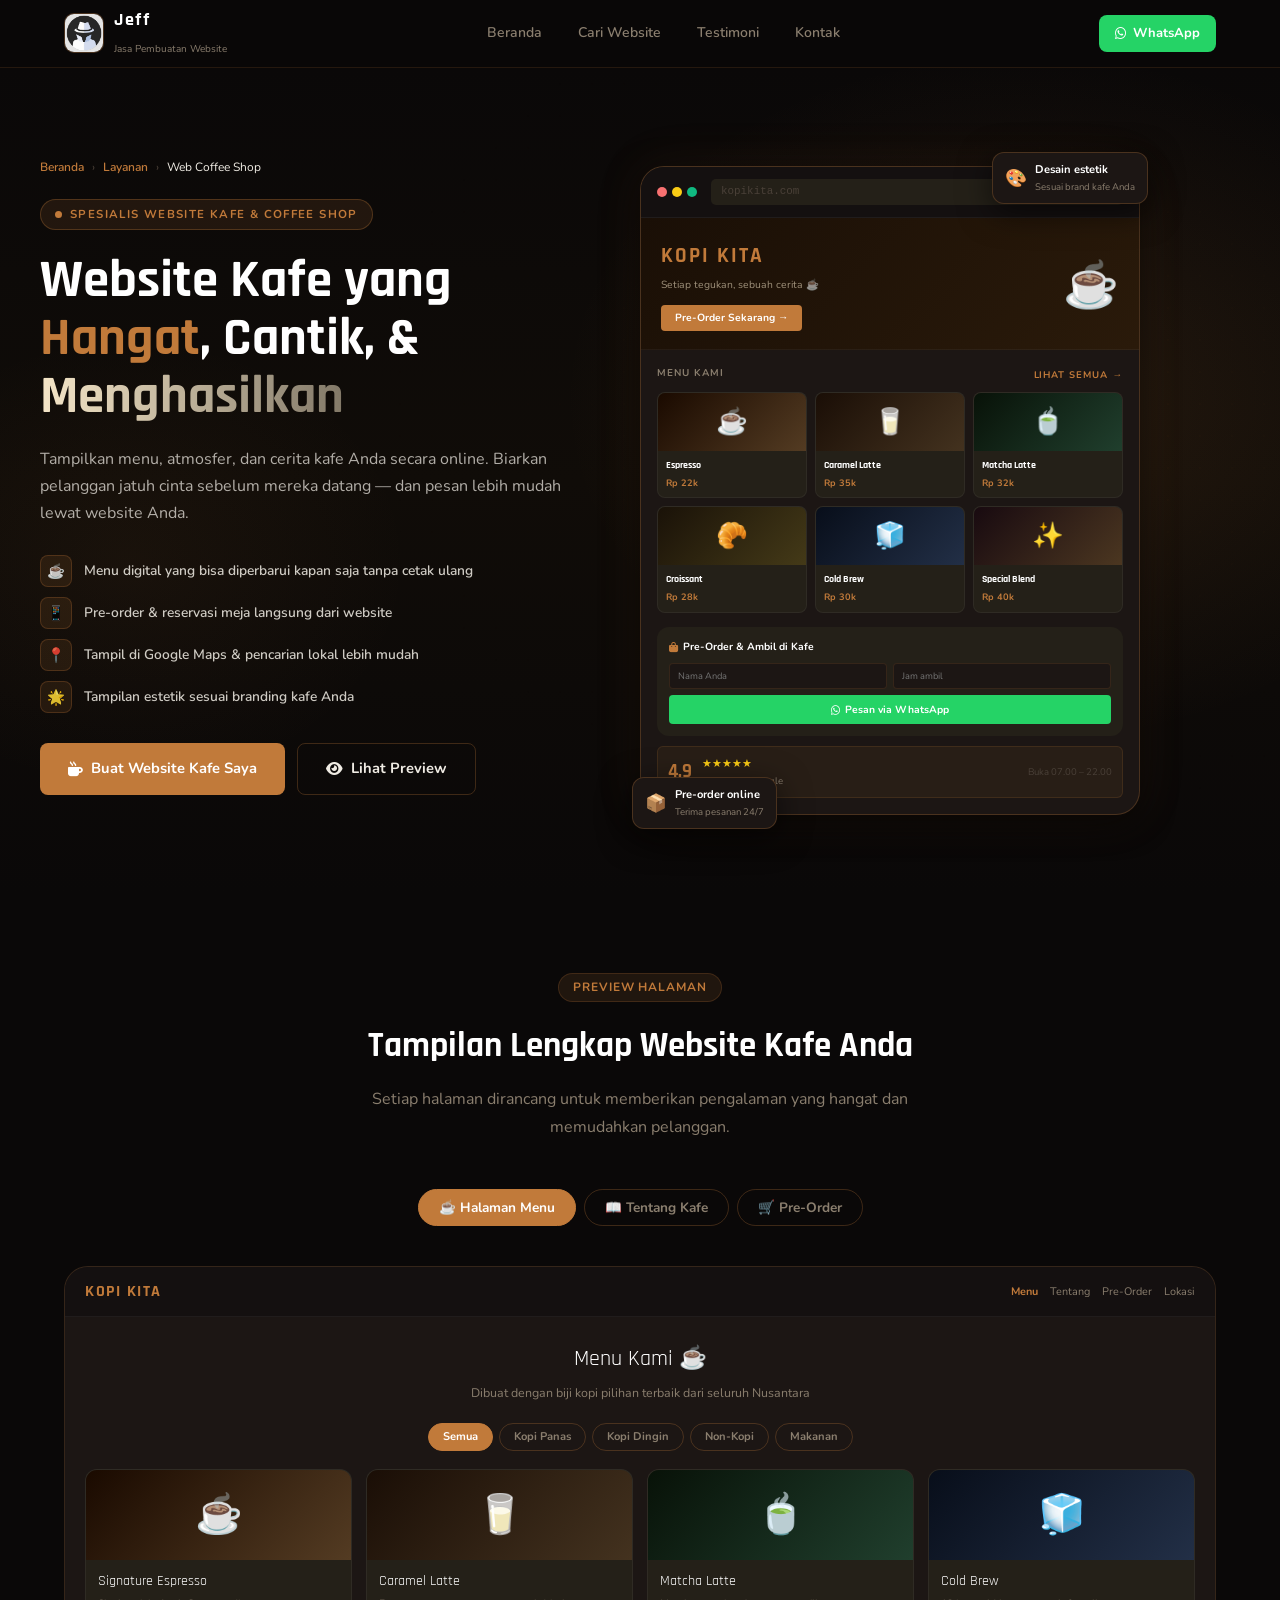
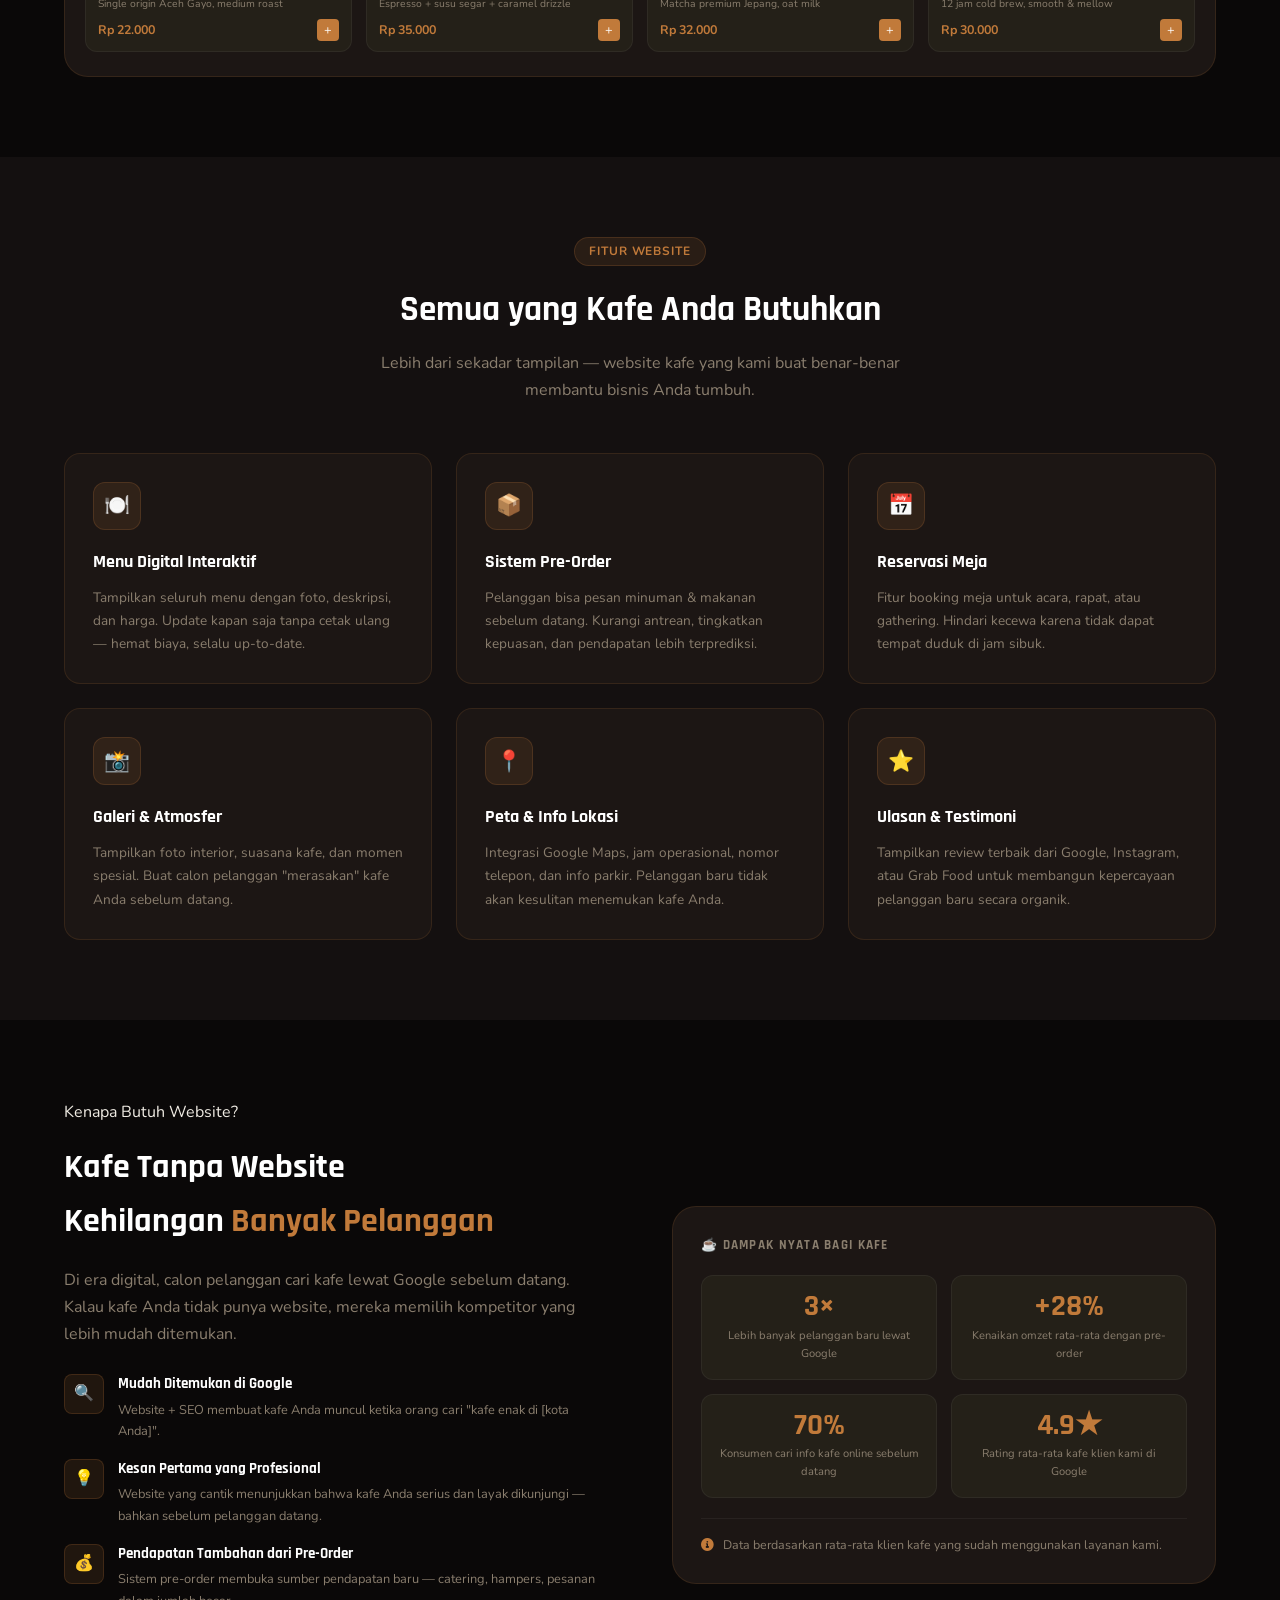
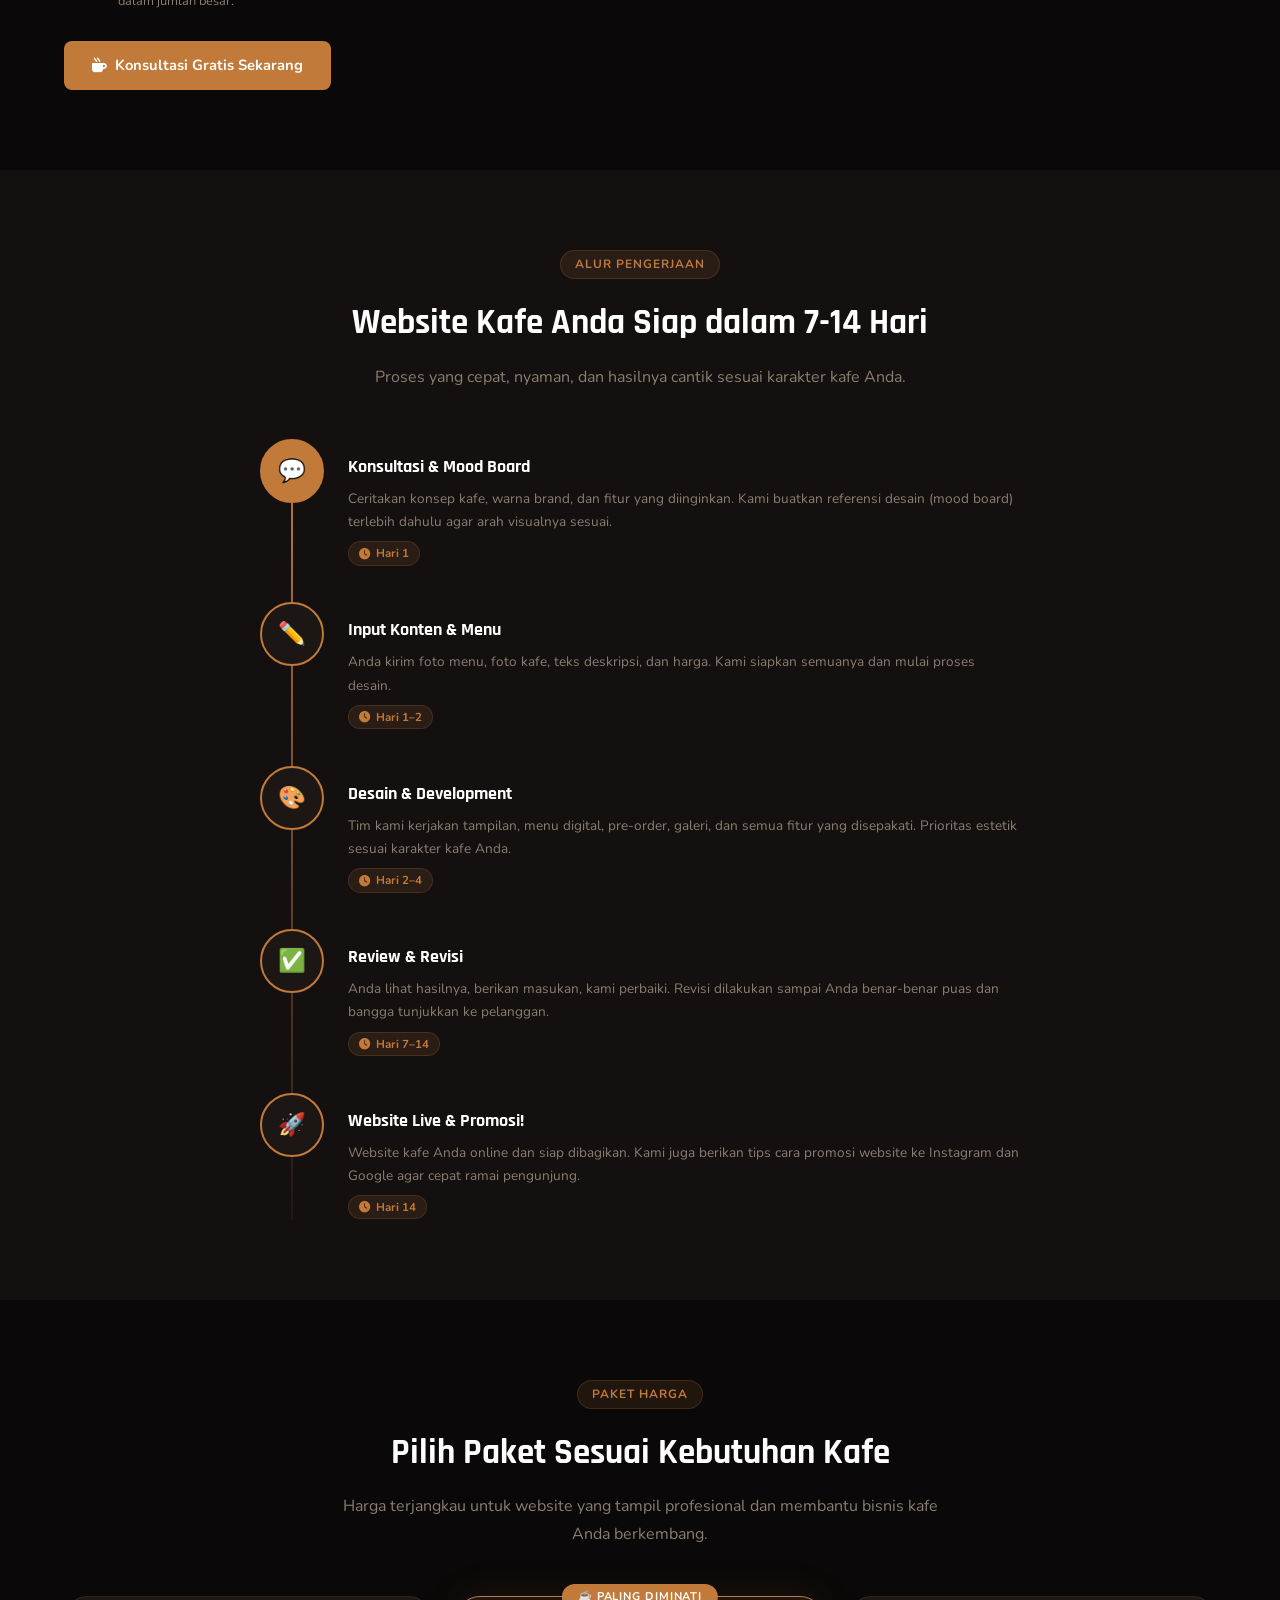
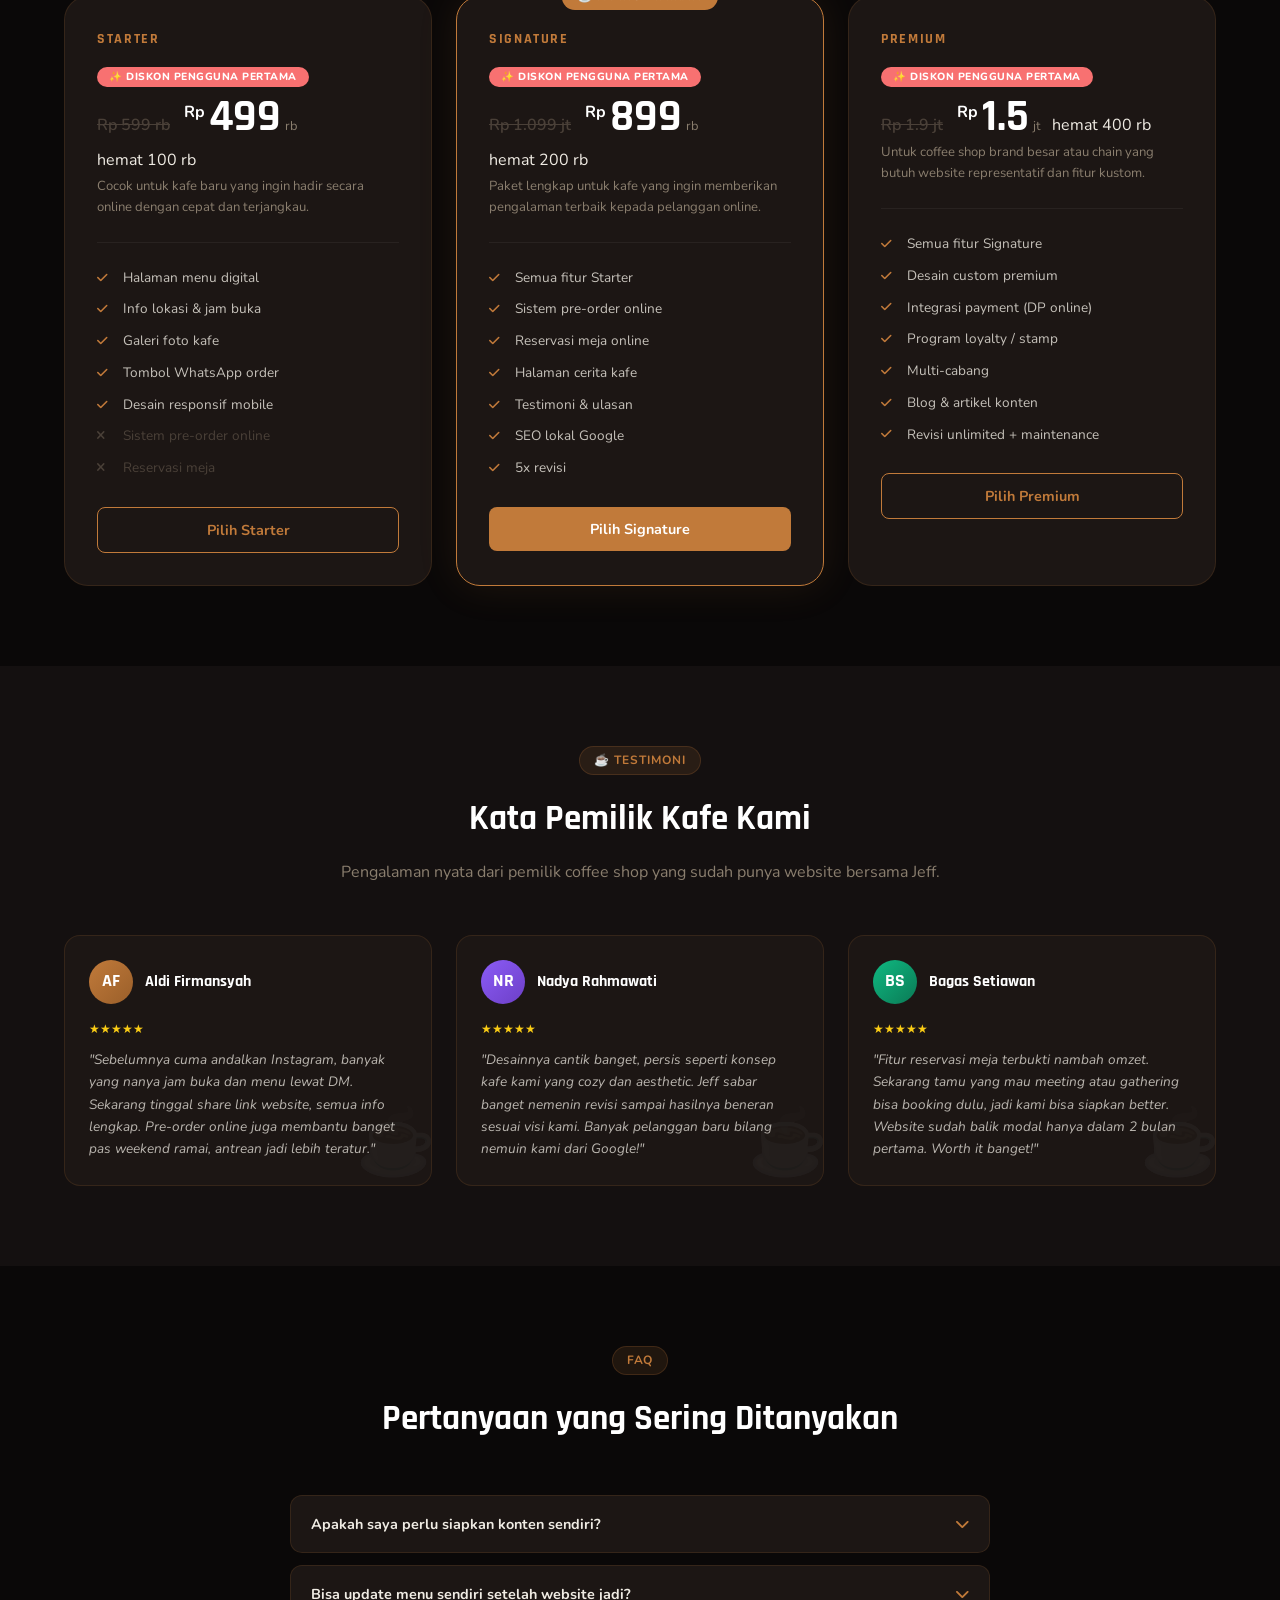
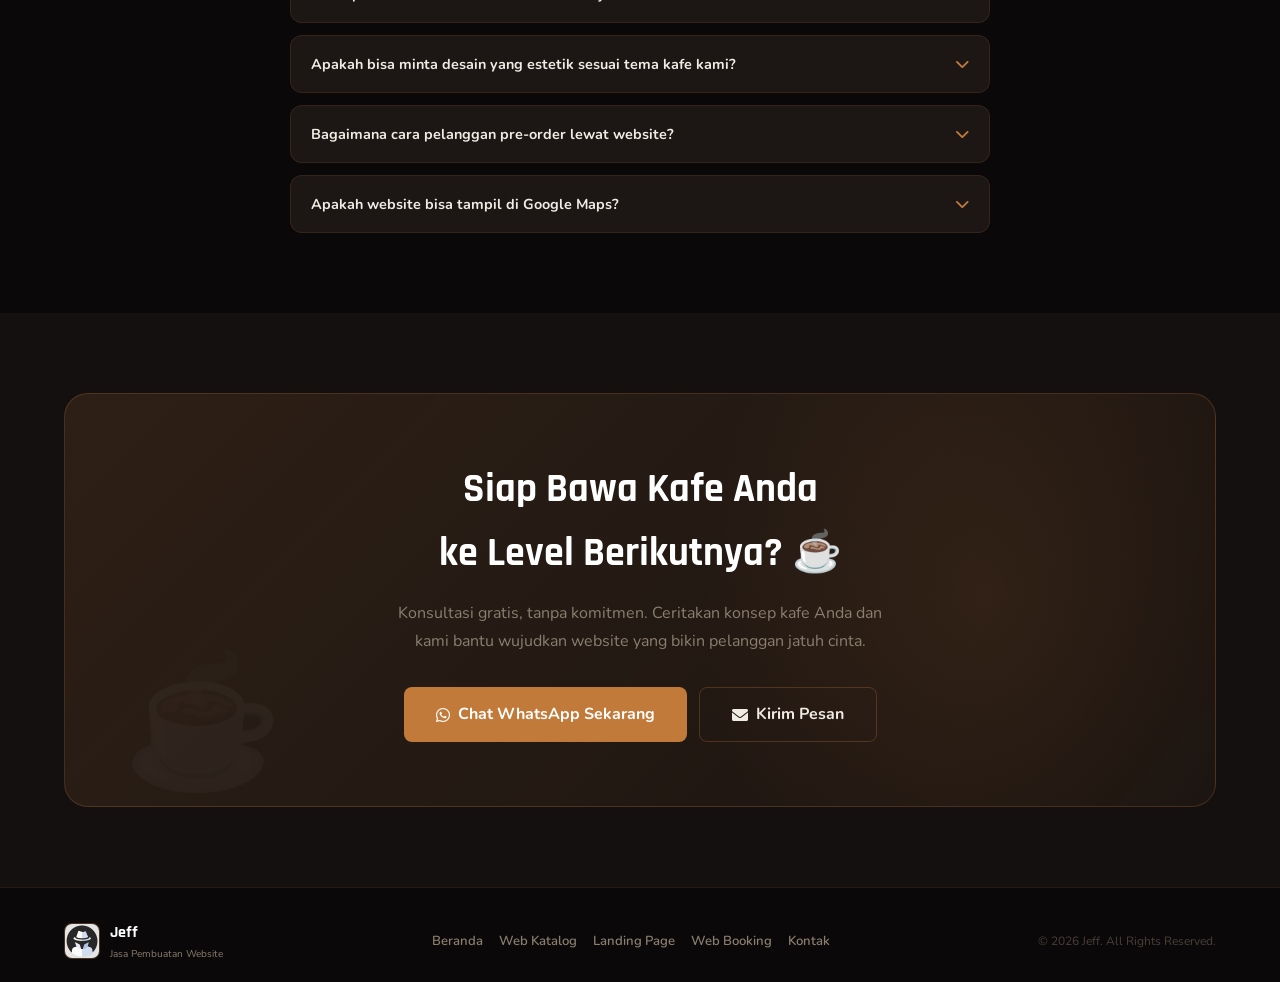
<file: web/coffee.html>
<!DOCTYPE html>
<html lang="id">
<head>
    <meta charset="UTF-8">
    <meta name="viewport" content="width=device-width, initial-scale=1.0, maximum-scale=1.0, user-scalable=yes, viewport-fit=cover">
    <meta name="theme-color" content="#0a0a0a">
    <meta name="description" content="Jeff – Jasa Pembuatan Website Coffee Shop. Tampilkan menu, terima pre-order, dan bangun brand kafe Anda secara online.">
    <title>Web Coffee Shop – Jeff</title>

    <link rel="preconnect" href="https://fonts.googleapis.com">
    <link rel="icon" type="image/png" href="../favicon.png">
    <link rel="preconnect" href="https://fonts.gstatic.com" crossorigin>
    <link href="https://fonts.googleapis.com/css2?family=Rajdhani:wght@400;500;600;700&family=Nunito:wght@400;500;600;700;800;900&display=swap" rel="stylesheet">
    <link rel="stylesheet" href="https://cdnjs.cloudflare.com/ajax/libs/font-awesome/6.0.0-beta3/css/all.min.css">

    <style>
        :root {
            --primary: #1A6BFF;
            --primary-dark: #1355CC;
            --primary-light: #1a6bff1a;
            --coffee: #C17A3A;
            --coffee-dark: #9a5f2a;
            --coffee-light: rgba(193,122,58,0.12);
            --coffee-glow: rgba(193,122,58,0.2);
            --cream: #F5E6C8;
            --dark-bg: #0a0808;
            --card-bg: #141010;
            --card-bg2: #1c1614;
            --card-bg3: #242018;
            --text: #f0ece4;
            --text-muted: #8a7e6e;
            --text-dim: #4a4038;
            --white: #FFFFFF;
            --border: rgba(193,122,58,0.15);
            --border2: rgba(193,122,58,0.28);
            --border3: rgba(255,255,255,0.05);
            --green: #10B981;
            --gold: #facc15;
            --red: #f87171;
            --header-h: 68px;
            --radius-sm: 8px;
            --radius-md: 12px;
            --radius-lg: 16px;
            --radius-xl: 24px;
            --shadow-md: 0 4px 20px rgba(193,122,58,0.15);
            --shadow-lg: 0 8px 32px rgba(0,0,0,0.6);
            --shadow-warm: 0 0 50px rgba(193,122,58,0.1);
            --transition-fast: all .15s cubic-bezier(0.2,0.9,0.4,1.1);
            --transition-base: all .25s ease;
        }

        *, *::before, *::after { box-sizing: border-box; margin: 0; padding: 0; }
        html { scroll-behavior: smooth; }
        body { font-family: 'Nunito', sans-serif; background: var(--dark-bg); color: var(--text); line-height: 1.6; overflow-x: hidden; -webkit-font-smoothing: antialiased; }
        h1,h2,h3,h4 { font-family: 'Rajdhani', sans-serif; font-weight: 700; color: var(--white); }
        p { color: var(--text-muted); line-height: 1.7; }
        a { text-decoration: none; }
        img { display: block; max-width: 100%; }
        .container { max-width: 1200px; margin: 0 auto; padding: 0 24px; }

        /* ===== HEADER ===== */
        header { position: sticky; top: 0; z-index: 100; background: rgba(10,8,8,0.96); backdrop-filter: blur(18px); border-bottom: 1px solid var(--border); height: var(--header-h); }
        .header-inner { max-width: 1200px; margin: 0 auto; display: flex; align-items: center; justify-content: space-between; padding: 0 24px; height: 100%; gap: 16px; }
        .logo { display: flex; align-items: center; gap: 10px; }
        .logo-icon { width: 40px; height: 40px; border-radius: 10px; overflow: hidden; background: var(--card-bg2); border: 1px solid var(--border2); flex-shrink: 0; display: flex; align-items: center; justify-content: center; }
        .logo-icon img { width: 100%; height: 100%; object-fit: cover; }
        .logo-text strong { display: block; font-family: 'Rajdhani', sans-serif; font-size: 18px; font-weight: 700; color: #fff; letter-spacing: 1.5px; }
        .logo-text span { font-size: 10px; color: var(--text-muted); }
        nav { display: flex; align-items: center; gap: 4px; }
        nav a { padding: 8px 16px; border-radius: var(--radius-sm); font-size: 14px; font-weight: 600; color: var(--text-muted); transition: var(--transition-fast); font-family: 'Nunito', sans-serif; }
        nav a:hover { color: #fff; background: rgba(255,255,255,0.06); }
        .header-ctas { display: flex; align-items: center; gap: 8px; flex-shrink: 0; }
        .btn-wa { display: flex; align-items: center; gap: 7px; padding: 8px 16px; border-radius: var(--radius-sm); background: #25d366; color: #fff; font-size: 13px; font-weight: 700; transition: var(--transition-fast); white-space: nowrap; }
        .btn-wa:hover { opacity: 0.88; transform: translateY(-1px); }
        .btn-wa svg { width: 15px; height: 15px; flex-shrink: 0; }
        .hamburger { width: 38px; height: 38px; border: 1px solid var(--border); border-radius: 8px; cursor: pointer; display: none; flex-direction: column; align-items: center; justify-content: center; gap: 5px; background: rgba(255,255,255,0.04); flex-shrink: 0; }
        .hamburger:hover { background: rgba(255, 255, 255, 0.09); }
        .hamburger span { display: block; width: 18px; height: 2px; background: #fff; border-radius: 2px; transition: transform 0.28s cubic-bezier(0.65, 0, 0.35, 1), opacity 0.2s ease, width 0.2s ease; transform-origin: center; }
        .hamburger.is-open span:nth-child(1) { transform: translateY(7px) rotate(45deg); }
        .hamburger.is-open span:nth-child(2) { opacity: 0; width: 0; }
        .hamburger.is-open span:nth-child(3) { transform: translateY(-7px) rotate(-45deg); }

        /* Mobile nav: smooth slide + fade open/close instead of an abrupt toggle */
        .mobile-nav {
            display: flex; flex-direction: column; position: fixed; top: var(--header-h); left: 0; right: 0;
            background: var(--dark-bg); border-bottom: 1px solid var(--border); padding: 8px 0 20px; z-index: 99;
            max-height: calc(100vh - var(--header-h)); overflow-y: auto; box-shadow: var(--shadow-lg);

            visibility: hidden;
            opacity: 0;
            transform: translateY(-12px) scale(0.99);
            transform-origin: top center;
            pointer-events: none;
            transition: opacity 0.32s cubic-bezier(0.22, 1, 0.36, 1),
                        transform 0.32s cubic-bezier(0.22, 1, 0.36, 1),
                        visibility 0.32s;
        }
        .mobile-nav.open {
            visibility: visible;
            opacity: 1;
            transform: translateY(0) scale(1);
            pointer-events: auto;
        }
        .mobile-nav a {
            padding: 14px 20px; font-size: 15px; font-weight: 700; color: var(--text-muted);
            border-bottom: 1px solid var(--border3); display: flex; align-items: center; gap: 12px;
            transition: background 0.15s ease, color 0.15s ease, padding-left 0.15s ease;
            opacity: 0;
            transform: translateY(-8px);
        }
        .mobile-nav.open a {
            animation: mobileNavItemIn 0.4s cubic-bezier(0.22, 1, 0.36, 1) forwards;
        }
        .mobile-nav.open a:nth-child(1) { animation-delay: 0.04s; }
        .mobile-nav.open a:nth-child(2) { animation-delay: 0.09s; }
        .mobile-nav.open a:nth-child(3) { animation-delay: 0.14s; }
        .mobile-nav.open a:nth-child(4) { animation-delay: 0.19s; }
        @keyframes mobileNavItemIn {
            from { opacity: 0; transform: translateY(-8px); }
            to { opacity: 1; transform: translateY(0); }
        }
        .mobile-nav a:active { background: rgba(255, 255, 255, 0.06); color: #fff; padding-left: 26px; }

        /* ===== BUTTONS ===== */
        .btn-coffee { display: inline-flex; align-items: center; gap: 8px; padding: 13px 28px; background: var(--coffee); color: #fff; border: none; border-radius: var(--radius-sm); font-weight: 700; font-size: 0.92rem; cursor: pointer; transition: var(--transition-fast); font-family: 'Nunito', sans-serif; }
        .btn-coffee:hover { background: var(--coffee-dark); transform: translateY(-2px); box-shadow: var(--shadow-md); }
        .btn-outline { display: inline-flex; align-items: center; gap: 8px; padding: 13px 28px; background: transparent; color: var(--text); border: 1.5px solid var(--border2); border-radius: var(--radius-sm); font-weight: 700; font-size: 0.92rem; cursor: pointer; transition: var(--transition-fast); font-family: 'Nunito', sans-serif; }
        .btn-outline:hover { border-color: var(--coffee); color: var(--coffee); transform: translateY(-2px); }

        /* ===== SECTION HEADING ===== */
        .section-heading { text-align: center; margin-bottom: 48px; }
        .section-heading .badge { display: inline-block; font-size: 0.75rem; font-weight: 700; text-transform: uppercase; letter-spacing: 0.08em; color: var(--coffee); background: var(--coffee-light); padding: 4px 14px; border-radius: 100px; margin-bottom: 16px; border: 1px solid rgba(193,122,58,0.2); }
        .section-heading h2 { margin-bottom: 12px; font-size: clamp(1.5rem, 4vw, 2.2rem); }
        .section-heading p { max-width: 600px; margin: 0 auto; }

        /* ===== HERO ===== */
        .hero { position: relative; min-height: 620px; display: flex; align-items: center; padding: 90px 24px 70px; overflow: hidden; }
        .hero-bg { position: absolute; inset: 0; }
        .hero-bg::before {
            content: '';
            position: absolute; inset: 0;
            background:
                radial-gradient(ellipse 60% 70% at 80% 40%, rgba(193,122,58,0.12) 0%, transparent 60%),
                radial-gradient(ellipse 40% 50% at 10% 60%, rgba(193,122,58,0.06) 0%, transparent 55%),
                linear-gradient(180deg, #0a0808 0%, #100c08 50%, #0a0808 100%);
        }
        /* Steam / wisp pattern */
        .hero-bg::after {
            content: '';
            position: absolute; inset: 0;
            background-image: radial-gradient(rgba(193,122,58,0.05) 1px, transparent 1px);
            background-size: 32px 32px;
            mask-image: radial-gradient(ellipse 70% 80% at 75% 40%, rgba(0,0,0,0.6) 0%, transparent 70%);
            -webkit-mask-image: radial-gradient(ellipse 70% 80% at 75% 40%, rgba(0,0,0,0.6) 0%, transparent 70%);
        }

        .hero-inner { max-width: 1200px; margin: 0 auto; width: 100%; display: flex; align-items: center; gap: 60px; position: relative; z-index: 2; }
        .hero-content { flex: 1; max-width: 540px; }

        .breadcrumb { display: flex; align-items: center; gap: 8px; font-size: 0.75rem; color: var(--text-muted); margin-bottom: 22px; }
        .breadcrumb a { color: var(--coffee); font-weight: 600; }
        .breadcrumb span { color: var(--text-dim); }

        .hero-eyebrow { display: inline-flex; align-items: center; gap: 8px; font-size: 0.72rem; font-weight: 700; text-transform: uppercase; letter-spacing: 0.12em; color: var(--coffee); background: var(--coffee-light); border: 1px solid rgba(193,122,58,0.3); padding: 5px 14px; border-radius: 100px; margin-bottom: 22px; }
        .steam-dot { width: 7px; height: 7px; border-radius: 50%; background: var(--coffee); animation: steam-pulse 2s infinite; }
        @keyframes steam-pulse { 0%,100% { opacity: 1; transform: scale(1); } 50% { opacity: 0.5; transform: scale(0.8); } }

        .hero-content h1 { font-size: clamp(2rem, 5vw, 3.3rem); line-height: 1.1; margin-bottom: 20px; color: #fff; }
        .hero-content h1 span { color: var(--coffee); }
        .hero-content h1 em { font-style: normal; background: linear-gradient(90deg, var(--cream), rgba(245,230,200,0.5)); -webkit-background-clip: text; -webkit-text-fill-color: transparent; background-clip: text; }
        .hero-content > p { font-size: 1rem; color: rgba(240,236,228,0.72); margin-bottom: 28px; }

        /* Benefit pills */
        .hero-benefits { display: flex; flex-direction: column; gap: 10px; margin-bottom: 30px; }
        .hero-benefit { display: flex; align-items: center; gap: 12px; font-size: 0.86rem; color: rgba(240,236,228,0.85); font-weight: 600; }
        .benefit-icon { width: 32px; height: 32px; border-radius: var(--radius-sm); background: var(--coffee-light); border: 1px solid rgba(193,122,58,0.25); display: flex; align-items: center; justify-content: center; font-size: 0.9rem; flex-shrink: 0; }

        .hero-cta-group { display: flex; gap: 12px; flex-wrap: wrap; margin-bottom: 28px; }
        .hero-note { display: flex; align-items: center; gap: 8px; font-size: 0.78rem; color: var(--text-muted); }
        .hero-note i { color: var(--coffee); }

        /* ===== COFFEE WEBSITE MOCKUP ===== */
        .hero-visual { flex: 1; max-width: 500px; position: relative; }

        .coffee-mockup { background: var(--card-bg2); border: 1.5px solid var(--border2); border-radius: var(--radius-xl); overflow: hidden; box-shadow: var(--shadow-lg), var(--shadow-warm); }
        .cm-topbar { background: var(--card-bg); border-bottom: 1px solid var(--border3); padding: 12px 16px; display: flex; align-items: center; gap: 8px; }
        .cm-dots { display: flex; gap: 5px; }
        .cm-dot { width: 10px; height: 10px; border-radius: 50%; }
        .cm-url { flex: 1; background: var(--card-bg3); border-radius: 5px; padding: 4px 10px; font-size: 0.68rem; color: var(--text-dim); font-family: monospace; margin-left: 6px; }

        /* Simulated coffee website */
        .cm-hero-strip {
            padding: 22px 20px 18px;
            background: linear-gradient(135deg, #1a0f06, #2a1a0a);
            border-bottom: 1px solid var(--border3);
            display: flex; align-items: center; justify-content: space-between; gap: 12px;
        }
        .cm-hero-left { flex: 1; }
        .cm-site-name { font-family: 'Rajdhani', sans-serif; font-size: 1.3rem; font-weight: 700; color: var(--coffee); letter-spacing: 2px; margin-bottom: 4px; }
        .cm-tagline { font-size: 0.65rem; color: rgba(245,230,200,0.6); margin-bottom: 10px; }
        .cm-order-btn { display: inline-block; background: var(--coffee); color: #fff; font-size: 0.65rem; font-weight: 700; padding: 5px 14px; border-radius: 4px; }
        .cm-hero-right { font-size: 2.8rem; }

        /* Menu grid */
        .cm-body { padding: 16px; }
        .cm-section-lbl { font-size: 0.62rem; font-weight: 700; text-transform: uppercase; letter-spacing: 0.1em; color: var(--text-muted); margin-bottom: 10px; display: flex; align-items: center; justify-content: space-between; }
        .cm-section-lbl a { color: var(--coffee); font-size: 0.6rem; }
        .cm-menu-grid { display: grid; grid-template-columns: repeat(3, 1fr); gap: 8px; margin-bottom: 14px; }
        .cm-menu-item { background: var(--card-bg3); border-radius: var(--radius-sm); overflow: hidden; border: 1px solid var(--border3); transition: var(--transition-fast); }
        .cm-menu-img { height: 58px; display: flex; align-items: center; justify-content: center; font-size: 1.6rem; }
        .cm-menu-img.espresso { background: linear-gradient(135deg, #1a0a00, rgba(193,122,58,0.3)); }
        .cm-menu-img.latte { background: linear-gradient(135deg, #1a0e06, rgba(193,122,58,0.2)); }
        .cm-menu-img.matcha { background: linear-gradient(135deg, #081208, rgba(16,185,129,0.2)); }
        .cm-menu-img.pastry { background: linear-gradient(135deg, #1a1208, rgba(250,204,21,0.15)); }
        .cm-menu-img.cold { background: linear-gradient(135deg, #080e1a, rgba(26,107,255,0.2)); }
        .cm-menu-img.special { background: linear-gradient(135deg, #180a10, rgba(193,122,58,0.25)); }
        .cm-menu-info { padding: 7px 8px; }
        .cm-menu-name { font-size: 0.6rem; font-weight: 700; color: #fff; margin-bottom: 2px; font-family: 'Rajdhani', sans-serif; }
        .cm-menu-price { font-size: 0.58rem; color: var(--coffee); font-weight: 700; }

        /* Pre-order mini form */
        .cm-preorder { background: var(--card-bg3); border-radius: var(--radius-md); padding: 12px; margin-bottom: 10px; }
        .cm-preorder-title { font-size: 0.65rem; font-weight: 700; color: #fff; margin-bottom: 8px; display: flex; align-items: center; gap: 5px; }
        .cm-preorder-title i { color: var(--coffee); }
        .cm-preorder-row { display: grid; grid-template-columns: 1fr 1fr; gap: 6px; margin-bottom: 6px; }
        .cm-input { background: var(--card-bg2); border: 1px solid var(--border); border-radius: 4px; padding: 6px 8px; font-size: 0.58rem; color: var(--text-muted); font-family: 'Nunito', sans-serif; width: 100%; }
        .cm-wa-btn { width: 100%; background: #25d366; color: #fff; border: none; border-radius: 4px; padding: 7px; font-size: 0.65rem; font-weight: 700; font-family: 'Nunito', sans-serif; display: flex; align-items: center; justify-content: center; gap: 5px; }

        /* Rating strip */
        .cm-rating-strip { display: flex; align-items: center; gap: 10px; padding: 8px 10px; background: rgba(193,122,58,0.08); border-radius: 6px; border: 1px solid rgba(193,122,58,0.15); }
        .cm-rating-num { font-family: 'Rajdhani', sans-serif; font-size: 1.2rem; font-weight: 700; color: var(--coffee); }
        .cm-stars { color: var(--gold); font-size: 0.7rem; }
        .cm-rating-lbl { font-size: 0.6rem; color: var(--text-muted); }

        /* Float badges */
        .float-badge { position: absolute; background: var(--card-bg2); border: 1px solid var(--border2); border-radius: var(--radius-md); padding: 8px 12px; display: flex; align-items: center; gap: 8px; box-shadow: var(--shadow-lg); z-index: 10; }
        .float-badge .fb-icon { font-size: 1.1rem; }
        .float-badge .fb-val { font-size: 0.7rem; font-weight: 700; color: #fff; white-space: nowrap; }
        .float-badge .fb-sub { font-size: 0.6rem; color: var(--text-muted); white-space: nowrap; }
        .badge-tr { top: -14px; right: -8px; }
        .badge-bl { bottom: -14px; left: -8px; }

        /* ===== TAMPILAN SECTION ===== */
        .tampilan { padding: 80px 0; background: var(--dark-bg); }
        .tampilan-tabs { display: flex; gap: 8px; justify-content: center; margin-bottom: 40px; flex-wrap: wrap; }
        .tampilan-tab { padding: 8px 20px; border-radius: 100px; font-size: 0.85rem; font-weight: 700; border: 1.5px solid var(--border2); background: transparent; color: var(--text-muted); cursor: pointer; transition: var(--transition-fast); font-family: 'Nunito', sans-serif; }
        .tampilan-tab.active, .tampilan-tab:hover { background: var(--coffee); border-color: var(--coffee); color: #fff; }
        .tampilan-panel { display: none; }
        .tampilan-panel.active { display: block; }

        /* Simulated full website views */
        .site-preview { background: var(--card-bg2); border: 1px solid var(--border); border-radius: var(--radius-xl); overflow: hidden; }
        .sp-nav { display: flex; align-items: center; justify-content: space-between; padding: 12px 20px; background: var(--card-bg); border-bottom: 1px solid var(--border3); }
        .sp-brand { font-family: 'Rajdhani', sans-serif; font-size: 1rem; font-weight: 700; color: var(--coffee); letter-spacing: 1.5px; }
        .sp-nav-links { display: flex; gap: 12px; }
        .sp-nav-links span { font-size: 0.68rem; color: var(--text-muted); }
        .sp-nav-links span.active { color: var(--coffee); font-weight: 700; }
        .sp-body { padding: 24px 20px; }

        /* Page: Menu */
        .sp-menu-header { text-align: center; margin-bottom: 20px; }
        .sp-menu-title { font-family: 'Rajdhani', sans-serif; font-size: 1.4rem; color: #fff; margin-bottom: 6px; }
        .sp-menu-sub { font-size: 0.78rem; color: var(--text-muted); }
        .sp-filter-row { display: flex; gap: 6px; justify-content: center; margin-bottom: 18px; flex-wrap: wrap; }
        .sp-filter { padding: 4px 14px; border-radius: 100px; font-size: 0.7rem; font-weight: 700; border: 1px solid var(--border2); color: var(--text-muted); }
        .sp-filter.active { background: var(--coffee); border-color: var(--coffee); color: #fff; }
        .sp-menu-big { display: grid; grid-template-columns: repeat(4, 1fr); gap: 14px; }
        .sp-menu-card { background: var(--card-bg3); border-radius: var(--radius-md); overflow: hidden; border: 1px solid var(--border3); }
        .sp-menu-img { height: 90px; display: flex; align-items: center; justify-content: center; font-size: 2.4rem; }
        .sp-menu-body { padding: 10px 12px; }
        .sp-menu-name { font-family: 'Rajdhani', sans-serif; font-size: 0.9rem; color: #fff; margin-bottom: 3px; }
        .sp-menu-desc { font-size: 0.65rem; color: var(--text-muted); margin-bottom: 6px; }
        .sp-menu-footer { display: flex; align-items: center; justify-content: space-between; }
        .sp-menu-price { font-size: 0.78rem; font-weight: 700; color: var(--coffee); }
        .sp-menu-add { width: 22px; height: 22px; background: var(--coffee); border-radius: 4px; display: flex; align-items: center; justify-content: center; font-size: 0.8rem; color: #fff; cursor: pointer; }

        /* Page: About */
        .sp-about { display: grid; grid-template-columns: 1fr 1fr; gap: 24px; align-items: center; }
        .sp-about-img { height: 180px; background: linear-gradient(135deg, #1a0f06, rgba(193,122,58,0.2)); border-radius: var(--radius-lg); display: flex; align-items: center; justify-content: center; font-size: 4rem; }
        .sp-about-text h3 { font-size: 1.2rem; margin-bottom: 10px; }
        .sp-about-text p { font-size: 0.78rem; margin-bottom: 12px; }
        .sp-about-stats { display: flex; gap: 16px; }
        .sp-about-stat { text-align: center; }
        .sp-about-stat .num { font-family: 'Rajdhani', sans-serif; font-size: 1.4rem; font-weight: 700; color: var(--coffee); line-height: 1; }
        .sp-about-stat .lbl { font-size: 0.62rem; color: var(--text-muted); }

        /* Page: Pre-order */
        .sp-order-grid { display: grid; grid-template-columns: 1fr 1fr; gap: 24px; }
        .sp-order-menu { background: var(--card-bg3); border-radius: var(--radius-md); padding: 14px; }
        .sp-order-menu-title { font-family: 'Rajdhani', sans-serif; font-size: 0.9rem; color: #fff; margin-bottom: 10px; }
        .sp-order-item { display: flex; align-items: center; justify-content: space-between; padding: 8px 0; border-bottom: 1px solid var(--border3); }
        .sp-order-item:last-child { border-bottom: none; }
        .sp-order-item-name { font-size: 0.75rem; color: rgba(255,255,255,0.8); }
        .sp-order-item-price { font-size: 0.72rem; font-weight: 700; color: var(--coffee); }
        .sp-order-item-add { width: 20px; height: 20px; background: var(--coffee-light); border: 1px solid rgba(193,122,58,0.3); border-radius: 4px; display: flex; align-items: center; justify-content: center; font-size: 0.75rem; color: var(--coffee); }
        .sp-order-form { background: var(--card-bg3); border-radius: var(--radius-md); padding: 14px; }
        .sp-order-form-title { font-family: 'Rajdhani', sans-serif; font-size: 0.9rem; color: #fff; margin-bottom: 12px; display: flex; align-items: center; gap: 6px; }
        .sp-order-form-title i { color: var(--coffee); }
        .sp-form-input { width: 100%; background: var(--card-bg2); border: 1px solid var(--border); border-radius: 5px; padding: 8px 10px; font-size: 0.7rem; color: var(--text-muted); margin-bottom: 7px; display: block; font-family: 'Nunito', sans-serif; }
        .sp-form-select { width: 100%; background: var(--card-bg2); border: 1px solid var(--border); border-radius: 5px; padding: 8px 10px; font-size: 0.7rem; color: var(--text-muted); margin-bottom: 10px; display: block; }
        .sp-form-submit { width: 100%; background: var(--coffee); color: #fff; border: none; border-radius: 5px; padding: 9px; font-size: 0.75rem; font-weight: 700; text-align: center; display: flex; align-items: center; justify-content: center; gap: 6px; font-family: 'Nunito', sans-serif; }

        /* ===== FITUR ===== */
        .fitur { padding: 80px 0; background: var(--card-bg); }
        .fitur-grid { display: grid; grid-template-columns: repeat(3, 1fr); gap: 24px; }
        .fitur-card { background: var(--card-bg2); border: 1px solid var(--border); border-radius: var(--radius-lg); padding: 28px; transition: var(--transition-base); position: relative; overflow: hidden; }
        .fitur-card::before { content: ''; position: absolute; top: 0; left: 0; right: 0; height: 3px; background: linear-gradient(90deg, var(--coffee), transparent); opacity: 0; transition: opacity 0.3s; }
        .fitur-card:hover { border-color: rgba(193,122,58,0.4); transform: translateY(-4px); box-shadow: var(--shadow-md); }
        .fitur-card:hover::before { opacity: 1; }
        .fitur-icon { width: 48px; height: 48px; background: var(--coffee-light); border-radius: var(--radius-md); display: flex; align-items: center; justify-content: center; font-size: 1.3rem; color: var(--coffee); margin-bottom: 18px; border: 1px solid rgba(193,122,58,0.2); }
        .fitur-card h3 { font-size: 1.1rem; margin-bottom: 10px; }
        .fitur-card p { font-size: 0.85rem; }

        /* ===== KENAPA SECTION ===== */
        .kenapa { padding: 80px 0; background: var(--dark-bg); }
        .kenapa-inner { display: grid; grid-template-columns: 1fr 1fr; gap: 64px; align-items: center; }
        .kenapa-text h2 { font-size: clamp(1.5rem, 3.5vw, 2.1rem); margin-bottom: 18px; }
        .kenapa-text h2 span { color: var(--coffee); }
        .kenapa-text p { margin-bottom: 24px; }
        .kenapa-list { display: flex; flex-direction: column; gap: 14px; margin-bottom: 28px; }
        .kenapa-item { display: flex; gap: 14px; align-items: flex-start; }
        .kenapa-item-icon { width: 40px; height: 40px; background: var(--coffee-light); border: 1px solid rgba(193,122,58,0.2); border-radius: var(--radius-sm); display: flex; align-items: center; justify-content: center; font-size: 1rem; color: var(--coffee); flex-shrink: 0; margin-top: 2px; }
        .kenapa-item h4 { font-size: 0.95rem; margin-bottom: 3px; font-family: 'Rajdhani', sans-serif; }
        .kenapa-item p { font-size: 0.8rem; margin: 0; }

        /* Stats panel */
        .kenapa-stats { background: var(--card-bg2); border: 1px solid var(--border); border-radius: var(--radius-xl); padding: 28px; }
        .kenapa-stats-title { font-family: 'Rajdhani', sans-serif; font-size: 0.8rem; font-weight: 700; text-transform: uppercase; letter-spacing: 0.1em; color: var(--text-muted); margin-bottom: 20px; }
        .kenapa-stat-row { display: grid; grid-template-columns: 1fr 1fr; gap: 14px; margin-bottom: 20px; }
        .kenapa-stat { background: var(--card-bg3); border: 1px solid var(--border3); border-radius: var(--radius-md); padding: 16px; text-align: center; }
        .kenapa-stat .num { font-family: 'Rajdhani', sans-serif; font-size: 1.9rem; font-weight: 700; color: var(--coffee); line-height: 1; }
        .kenapa-stat .lbl { font-size: 0.7rem; color: var(--text-muted); margin-top: 4px; }
        .kenapa-cta-note { display: flex; align-items: center; gap: 10px; font-size: 0.78rem; color: var(--text-muted); padding-top: 16px; border-top: 1px solid var(--border3); }
        .kenapa-cta-note i { color: var(--coffee); }

        /* ===== PROSES ===== */
        .proses { padding: 80px 0; background: var(--card-bg); }
        .proses-timeline { max-width: 760px; margin: 0 auto; position: relative; }
        .proses-timeline::before { content: ''; position: absolute; left: 31px; top: 0; bottom: 0; width: 2px; background: linear-gradient(to bottom, var(--coffee), rgba(193,122,58,0.08)); }
        .proses-item { display: flex; gap: 24px; margin-bottom: 36px; }
        .proses-item:last-child { margin-bottom: 0; }
        .proses-num { width: 64px; height: 64px; border-radius: 50%; flex-shrink: 0; background: var(--card-bg2); border: 2px solid var(--coffee); display: flex; align-items: center; justify-content: center; font-size: 1.4rem; position: relative; z-index: 2; }
        .proses-num.done { background: var(--coffee); }
        .proses-body { padding-top: 14px; flex: 1; }
        .proses-body h3 { font-size: 1.1rem; margin-bottom: 6px; }
        .proses-body p { font-size: 0.85rem; }
        .proses-days { display: inline-flex; align-items: center; gap: 5px; font-size: 0.72rem; font-weight: 700; color: var(--coffee); background: var(--coffee-light); border: 1px solid rgba(193,122,58,0.2); padding: 2px 10px; border-radius: 100px; margin-top: 8px; }

        /* ===== HARGA ===== */
        .harga { padding: 80px 0; background: var(--dark-bg); }
        .harga-grid { display: grid; grid-template-columns: repeat(3, 1fr); gap: 24px; }
        .harga-card { background: var(--card-bg2); border: 1px solid var(--border); border-radius: var(--radius-xl); padding: 32px; transition: var(--transition-base); position: relative; }
        .harga-card.popular { border-color: var(--coffee); box-shadow: 0 0 40px rgba(193,122,58,0.12); }
        .popular-badge { position: absolute; top: -13px; left: 50%; transform: translateX(-50%); background: var(--coffee); color: #fff; font-size: 0.7rem; font-weight: 700; text-transform: uppercase; letter-spacing: 0.08em; padding: 4px 16px; border-radius: 100px; white-space: nowrap; }
        .harga-card:hover:not(.popular) { border-color: rgba(193,122,58,0.35); transform: translateY(-4px); }
        .harga-card.popular:hover { transform: translateY(-4px); }
        .harga-paket-name { font-family: 'Rajdhani', sans-serif; font-size: 0.85rem; font-weight: 700; text-transform: uppercase; letter-spacing: 0.12em; color: var(--coffee); margin-bottom: 12px; }

        /* DISCOUNT STYLES for coffe.html */
        .harga-discount-tag {
            display: inline-block;
            background: var(--red);
            color: #fff;
            font-size: 0.65rem;
            font-weight: 800;
            text-transform: uppercase;
            letter-spacing: 0.05em;
            padding: 2px 12px;
            border-radius: 100px;
            margin-top: 4px;
            margin-bottom: 8px;
        }

        .harga-price-wrapper {
            display: flex;
            flex-wrap: wrap;
            align-items: baseline;
            gap: 8px 12px;
            margin-bottom: 2px;
        }

        .harga-price-original {
            font-size: 1rem;
            color: var(--text-dim);
            text-decoration: line-through;
            font-weight: 600;
            margin-right: 2px;
        }

        .harga-price .amount {
            font-family: 'Rajdhani', sans-serif;
            font-size: 2.8rem;
            font-weight: 700;
            color: var(--white);
            line-height: 1;
        }

        .harga-price .currency {
            font-size: 1rem;
            color: var(--white);
            font-weight: 700;
            vertical-align: top;
            line-height: 2.2;
        }

        .harga-price .period {
            font-size: 0.8rem;
            color: var(--text-muted);
        }

        .harga-price .discount-badge-inline {
            display: inline-block;
            background: var(--red);
            color: #fff;
            font-size: 0.6rem;
            font-weight: 800;
            padding: 2px 10px;
            border-radius: 100px;
            letter-spacing: 0.02em;
            margin-left: 4px;
        }

        .harga-desc { font-size: 0.82rem; color: var(--text-muted); margin-bottom: 24px; padding-bottom: 24px; border-bottom: 1px solid var(--border3); }
        .harga-fitur-list { list-style: none; display: flex; flex-direction: column; gap: 10px; margin-bottom: 28px; }
        .harga-fitur-list li { display: flex; align-items: center; gap: 10px; font-size: 0.85rem; color: rgba(240,236,228,0.8); }
        .harga-fitur-list li i.ok { color: var(--coffee); font-size: 0.75rem; width: 16px; }
        .harga-fitur-list li i.no { color: var(--text-dim); font-size: 0.75rem; width: 16px; }
        .harga-fitur-list li.muted { color: var(--text-dim); }
        .harga-btn { display: flex; align-items: center; justify-content: center; gap: 8px; width: 100%; padding: 12px; border-radius: var(--radius-sm); font-weight: 700; font-size: 0.9rem; cursor: pointer; font-family: 'Nunito', sans-serif; transition: var(--transition-fast); border: none; }
        .harga-btn-outline { background: transparent; color: var(--coffee); border: 1.5px solid var(--coffee); }
        .harga-btn-outline:hover { background: var(--coffee); color: #fff; }
        .harga-btn-fill { background: var(--coffee); color: #fff; }
        .harga-btn-fill:hover { background: var(--coffee-dark); transform: translateY(-2px); box-shadow: var(--shadow-md); }

        /* ===== TESTIMONI ===== */
        .testimoni { padding: 80px 0; background: var(--card-bg); }
        .testimoni-grid { display: grid; grid-template-columns: repeat(3, 1fr); gap: 24px; }
        .testi-card { background: var(--card-bg2); border: 1px solid var(--border); border-radius: var(--radius-lg); padding: 24px; transition: var(--transition-base); position: relative; overflow: hidden; }
        .testi-card::before { content: '☕'; position: absolute; bottom: -10px; right: -5px; font-size: 4rem; opacity: 0.04; }
        .testi-card:hover { border-color: rgba(193,122,58,0.3); transform: translateY(-4px); }
        .testi-top { display: flex; align-items: center; gap: 12px; margin-bottom: 16px; }
        .testi-avatar { width: 44px; height: 44px; border-radius: 50%; background: linear-gradient(135deg, var(--coffee), var(--coffee-dark)); display: flex; align-items: center; justify-content: center; font-family: 'Rajdhani', sans-serif; font-size: 1.1rem; font-weight: 700; color: #fff; flex-shrink: 0; }
        .testi-name { font-family: 'Rajdhani', sans-serif; font-size: 1rem; font-weight: 700; color: #fff; }
        .testi-venue { font-size: 0.72rem; color: var(--text-muted); }
        .testi-stars { color: var(--gold); font-size: 0.75rem; margin-bottom: 10px; }
        .testi-text { font-size: 0.85rem; color: rgba(240,236,228,0.75); line-height: 1.65; font-style: italic; }
        .testi-tag { display: inline-block; margin-top: 12px; font-size: 0.68rem; font-weight: 700; text-transform: uppercase; letter-spacing: 0.06em; color: var(--coffee); background: var(--coffee-light); padding: 3px 10px; border-radius: 100px; border: 1px solid rgba(193,122,58,0.2); }

        /* ===== FAQ ===== */
        .faq { padding: 80px 0; background: var(--dark-bg); }
        .faq-list { max-width: 700px; margin: 0 auto; display: flex; flex-direction: column; gap: 12px; }
        .faq-item { background: var(--card-bg2); border: 1px solid var(--border); border-radius: var(--radius-md); overflow: hidden; }
        .faq-question { width: 100%; padding: 18px 20px; background: none; border: none; cursor: pointer; display: flex; align-items: center; justify-content: space-between; gap: 16px; font-family: 'Nunito', sans-serif; font-size: 0.9rem; font-weight: 700; color: var(--text); text-align: left; }
        .faq-question i { color: var(--coffee); transition: transform 0.3s; flex-shrink: 0; }
        .faq-item.open .faq-question i { transform: rotate(180deg); }
        .faq-answer { max-height: 0; overflow: hidden; transition: max-height 0.35s ease, padding 0.3s; }
        .faq-item.open .faq-answer { max-height: 220px; padding: 0 20px 18px; }
        .faq-answer p { font-size: 0.85rem; }

        /* ===== CTA ===== */
        .cta-banner { padding: 80px 0; background: var(--card-bg); }
        .cta-inner {
            position: relative; overflow: hidden;
            background: linear-gradient(135deg, rgba(193,122,58,0.15) 0%, rgba(150,90,30,0.06) 100%);
            border: 1px solid rgba(193,122,58,0.25); border-radius: var(--radius-xl);
            padding: 64px 40px; text-align: center;
        }
        .cta-inner::before { content: ''; position: absolute; top: -40%; right: -5%; width: 50%; height: 180%; background: radial-gradient(ellipse, rgba(193,122,58,0.1) 0%, transparent 70%); pointer-events: none; }
        .cta-inner::after { content: '☕'; position: absolute; bottom: -20px; left: 5%; font-size: 8rem; opacity: 0.04; pointer-events: none; }
        .cta-inner h2 { font-size: clamp(1.6rem, 4vw, 2.5rem); margin-bottom: 14px; position: relative; }
        .cta-inner p { margin-bottom: 32px; max-width: 520px; margin-left: auto; margin-right: auto; position: relative; }
        .cta-btns { display: flex; gap: 12px; justify-content: center; flex-wrap: wrap; position: relative; }

        /* ===== FOOTER ===== */
        footer { background: var(--dark-bg); border-top: 1px solid var(--border); padding: 32px 0 20px; }
        .footer-slim { max-width: 1200px; margin: 0 auto; padding: 0 24px; display: flex; align-items: center; justify-content: space-between; flex-wrap: wrap; gap: 16px; }
        .footer-slim-logo { display: flex; align-items: center; gap: 10px; }
        .footer-slim-logo strong { font-family: 'Rajdhani', sans-serif; font-size: 16px; font-weight: 700; color: #fff; }
        .footer-slim-links { display: flex; gap: 16px; flex-wrap: wrap; }
        .footer-slim-links a { font-size: 0.82rem; color: var(--text-muted); font-weight: 600; transition: color 0.15s; }
        .footer-slim-links a:hover { color: var(--coffee); }
        .footer-copy { font-size: 0.75rem; color: var(--text-dim); }

        /* ===== ANIMATION ===== */
        .fade-up { opacity: 0; transform: translateY(30px); transition: opacity 0.6s ease, transform 0.6s ease; }
        .fade-up.visible { opacity: 1; transform: translateY(0); }
        ::-webkit-scrollbar { width: 6px; }
        ::-webkit-scrollbar-track { background: var(--dark-bg); }
        ::-webkit-scrollbar-thumb { background: var(--coffee); border-radius: 3px; }

        /* ===== RESPONSIVE ===== */
        @media (max-width: 1024px) {
            .kenapa-inner { grid-template-columns: 1fr; gap: 40px; }
            .fitur-grid { grid-template-columns: repeat(2, 1fr); }
            .harga-grid { grid-template-columns: 1fr; max-width: 400px; margin: 0 auto; }
            .testimoni-grid { grid-template-columns: repeat(2, 1fr); }
            .sp-menu-big { grid-template-columns: repeat(3, 1fr); }
            .sp-about { grid-template-columns: 1fr; }
            .sp-about-img { height: 120px; }
        }
        @media (max-width: 768px) {
            :root { --header-h: 60px; }
            nav { display: none; }
            .hamburger { display: flex; }
            .btn-wa span { display: none; }
            .btn-wa { padding: 8px 12px; }
            .hero-inner { flex-direction: column; }
            .hero-content { max-width: 100%; text-align: center; }
            .hero-benefits { align-items: flex-start; }
            .hero-cta-group { justify-content: center; }
            .hero-note { justify-content: center; }
            .hero-visual { width: 100%; max-width: 100%; }
            .fitur-grid { grid-template-columns: 1fr; }
            .testimoni-grid { grid-template-columns: 1fr; }
            .sp-menu-big { grid-template-columns: repeat(2, 1fr); }
            .sp-order-grid { grid-template-columns: 1fr; }
            .cta-inner { padding: 36px 20px; }
        }
        @media (max-width: 480px) {
            .container { padding: 0 16px; }
            .hero { padding: 50px 16px 40px; }
            .cm-menu-grid { grid-template-columns: repeat(3, 1fr); }
            .sp-menu-big { grid-template-columns: repeat(2, 1fr); }
            .kenapa-stat-row { grid-template-columns: 1fr 1fr; }
        }
    </style>
</head>
<body>

<!-- ===== HEADER ===== -->
<header>
    <div class="header-inner">
        <a href="../index.html" class="logo">
            <div class="logo-icon">
                <img src="../images/logo.jpg" alt="Jeff" onerror="this.parentElement.style.background='#C17A3A'; this.style.display='none';">
            </div>
            <div class="logo-text">
                <strong>Jeff</strong>
                <span>Jasa Pembuatan Website</span>
            </div>
        </a>
        <nav>
            <a href="../index.html#beranda">Beranda</a>
            <a href="../index.html#promo">Cari Website</a>
            <a href="../index.html#testimoni">Testimoni</a>
            <a href="../index.html#kontak">Kontak</a>
        </nav>
        <div class="header-ctas">
            <a href="https://wa.me/6285779853512?text=Halo+Jeff,+saya+tertarik+Web+Coffee+Shop" class="btn-wa" target="_blank">
                <i class="fab fa-whatsapp"></i>
                <span>WhatsApp</span>
            </a>
            <div class="hamburger" onclick="toggleMenu()"><span></span><span></span><span></span></div>
        </div>
    </div>
</header>
<div class="mobile-nav" id="mobileNav">
    <a href="../index.html#beranda" onclick="closeMenu()">Beranda</a>
    <a href="../index.html#promo" onclick="closeMenu()">Cari Website</a>
    <a href="../index.html#testimoni" onclick="closeMenu()">Testimoni</a>
    <a href="../index.html#kontak" onclick="closeMenu()">Kontak</a>
</div>

<!-- ===== HERO ===== -->
<section class="hero">
    <div class="hero-bg"></div>
    <div class="hero-inner">
        <div class="hero-content fade-up">
            <div class="breadcrumb">
                <a href="../index.html">Beranda</a><span>›</span>
                <a href="../index.html#promo">Layanan</a><span>›</span>
                <span style="color:var(--text);">Web Coffee Shop</span>
            </div>
            <div class="hero-eyebrow"><span class="steam-dot"></span> Spesialis Website Kafe & Coffee Shop</div>
            <h1>Website Kafe yang<br><span>Hangat</span>, Cantik, &<br><em>Menghasilkan</em></h1>
            <p>Tampilkan menu, atmosfer, dan cerita kafe Anda secara online. Biarkan pelanggan jatuh cinta sebelum mereka datang — dan pesan lebih mudah lewat website Anda.</p>

            <div class="hero-benefits">
                <div class="hero-benefit">
                    <div class="benefit-icon">☕</div>
                    Menu digital yang bisa diperbarui kapan saja tanpa cetak ulang
                </div>
                <div class="hero-benefit">
                    <div class="benefit-icon">📱</div>
                    Pre-order & reservasi meja langsung dari website
                </div>
                <div class="hero-benefit">
                    <div class="benefit-icon">📍</div>
                    Tampil di Google Maps & pencarian lokal lebih mudah
                </div>
                <div class="hero-benefit">
                    <div class="benefit-icon">🌟</div>
                    Tampilan estetik sesuai branding kafe Anda
                </div>
            </div>

            <div class="hero-cta-group">
                <a href="../index.html#kontak" class="btn-coffee"><i class="fas fa-mug-hot"></i> Buat Website Kafe Saya</a>
                <a href="#tampilan" class="btn-outline"><i class="fas fa-eye"></i> Lihat Preview</a>
            </div>
           
        </div>

        <!-- Coffee Website Mockup -->
        <div class="hero-visual fade-up">
            <div class="float-badge badge-tr">
                <div class="fb-icon">🎨</div>
                <div><div class="fb-val">Desain estetik</div><div class="fb-sub">Sesuai brand kafe Anda</div></div>
            </div>
            <div class="float-badge badge-bl">
                <div class="fb-icon">📦</div>
                <div><div class="fb-val">Pre-order online</div><div class="fb-sub">Terima pesanan 24/7</div></div>
            </div>

            <div class="coffee-mockup">
                <div class="cm-topbar">
                    <div class="cm-dots">
                        <div class="cm-dot" style="background:#f87171;"></div>
                        <div class="cm-dot" style="background:#facc15;"></div>
                        <div class="cm-dot" style="background:#10B981;"></div>
                    </div>
                    <div class="cm-url">kopikita.com</div>
                </div>

                <!-- Simulated coffee site hero -->
                <div class="cm-hero-strip">
                    <div class="cm-hero-left">
                        <div class="cm-site-name">KOPI KITA</div>
                        <div class="cm-tagline">Setiap tegukan, sebuah cerita ☕</div>
                        <div class="cm-order-btn">Pre-Order Sekarang →</div>
                    </div>
                    <div class="cm-hero-right">☕</div>
                </div>

                <div class="cm-body">
                    <!-- Menu section -->
                    <div class="cm-section-lbl">Menu Kami <a href="#">Lihat semua →</a></div>
                    <div class="cm-menu-grid">
                        <div class="cm-menu-item">
                            <div class="cm-menu-img espresso">☕</div>
                            <div class="cm-menu-info"><div class="cm-menu-name">Espresso</div><div class="cm-menu-price">Rp 22k</div></div>
                        </div>
                        <div class="cm-menu-item">
                            <div class="cm-menu-img latte">🥛</div>
                            <div class="cm-menu-info"><div class="cm-menu-name">Caramel Latte</div><div class="cm-menu-price">Rp 35k</div></div>
                        </div>
                        <div class="cm-menu-item">
                            <div class="cm-menu-img matcha">🍵</div>
                            <div class="cm-menu-info"><div class="cm-menu-name">Matcha Latte</div><div class="cm-menu-price">Rp 32k</div></div>
                        </div>
                        <div class="cm-menu-item">
                            <div class="cm-menu-img pastry">🥐</div>
                            <div class="cm-menu-info"><div class="cm-menu-name">Croissant</div><div class="cm-menu-price">Rp 28k</div></div>
                        </div>
                        <div class="cm-menu-item">
                            <div class="cm-menu-img cold">🧊</div>
                            <div class="cm-menu-info"><div class="cm-menu-name">Cold Brew</div><div class="cm-menu-price">Rp 30k</div></div>
                        </div>
                        <div class="cm-menu-item">
                            <div class="cm-menu-img special">✨</div>
                            <div class="cm-menu-info"><div class="cm-menu-name">Special Blend</div><div class="cm-menu-price">Rp 40k</div></div>
                        </div>
                    </div>

                    <!-- Pre-order form mini -->
                    <div class="cm-preorder">
                        <div class="cm-preorder-title"><i class="fas fa-shopping-bag"></i> Pre-Order & Ambil di Kafe</div>
                        <div class="cm-preorder-row">
                            <input class="cm-input" placeholder="Nama Anda" readonly>
                            <input class="cm-input" placeholder="Jam ambil" readonly>
                        </div>
                        <button class="cm-wa-btn"><i class="fab fa-whatsapp"></i> Pesan via WhatsApp</button>
                    </div>

                    <!-- Rating -->
                    <div class="cm-rating-strip">
                        <div class="cm-rating-num">4.9</div>
                        <div>
                            <div class="cm-stars">★★★★★</div>
                            <div class="cm-rating-lbl">218 ulasan Google</div>
                        </div>
                        <div style="margin-left:auto; font-size:0.6rem; color:var(--text-dim);">Buka 07.00 – 22.00</div>
                    </div>
                </div>
            </div>
        </div>
    </div>
</section>

<!-- ===== PREVIEW TAMPILAN ===== -->
<section class="tampilan" id="tampilan">
    <div class="container">
        <div class="section-heading fade-up">
            <span class="badge">Preview Halaman</span>
            <h2>Tampilan Lengkap Website Kafe Anda</h2>
            <p>Setiap halaman dirancang untuk memberikan pengalaman yang hangat dan memudahkan pelanggan.</p>
        </div>

        <div class="tampilan-tabs fade-up">
            <button class="tampilan-tab active" onclick="switchTab('menu', this)">☕ Halaman Menu</button>
            <button class="tampilan-tab" onclick="switchTab('about', this)">📖 Tentang Kafe</button>
            <button class="tampilan-tab" onclick="switchTab('order', this)">🛒 Pre-Order</button>
        </div>

        <div class="fade-up">
            <!-- MENU PAGE -->
            <div class="tampilan-panel active" id="tab-menu">
                <div class="site-preview">
                    <div class="sp-nav">
                        <div class="sp-brand">KOPI KITA</div>
                        <div class="sp-nav-links">
                            <span class="active">Menu</span>
                            <span>Tentang</span>
                            <span>Pre-Order</span>
                            <span>Lokasi</span>
                        </div>
                    </div>
                    <div class="sp-body">
                        <div class="sp-menu-header">
                            <div class="sp-menu-title">Menu Kami ☕</div>
                            <div class="sp-menu-sub">Dibuat dengan biji kopi pilihan terbaik dari seluruh Nusantara</div>
                        </div>
                        <div class="sp-filter-row">
                            <div class="sp-filter active">Semua</div>
                            <div class="sp-filter">Kopi Panas</div>
                            <div class="sp-filter">Kopi Dingin</div>
                            <div class="sp-filter">Non-Kopi</div>
                            <div class="sp-filter">Makanan</div>
                        </div>
                        <div class="sp-menu-big">
                            <div class="sp-menu-card">
                                <div class="sp-menu-img" style="background: linear-gradient(135deg, #1a0a00, rgba(193,122,58,0.3));">☕</div>
                                <div class="sp-menu-body">
                                    <div class="sp-menu-name">Signature Espresso</div>
                                    <div class="sp-menu-desc">Single origin Aceh Gayo, medium roast</div>
                                    <div class="sp-menu-footer"><div class="sp-menu-price">Rp 22.000</div><div class="sp-menu-add">+</div></div>
                                </div>
                            </div>
                            <div class="sp-menu-card">
                                <div class="sp-menu-img" style="background: linear-gradient(135deg, #1a0e06, rgba(193,122,58,0.2));">🥛</div>
                                <div class="sp-menu-body">
                                    <div class="sp-menu-name">Caramel Latte</div>
                                    <div class="sp-menu-desc">Espresso + susu segar + caramel drizzle</div>
                                    <div class="sp-menu-footer"><div class="sp-menu-price">Rp 35.000</div><div class="sp-menu-add">+</div></div>
                                </div>
                            </div>
                            <div class="sp-menu-card">
                                <div class="sp-menu-img" style="background: linear-gradient(135deg, #081208, rgba(16,185,129,0.2));">🍵</div>
                                <div class="sp-menu-body">
                                    <div class="sp-menu-name">Matcha Latte</div>
                                    <div class="sp-menu-desc">Matcha premium Jepang, oat milk</div>
                                    <div class="sp-menu-footer"><div class="sp-menu-price">Rp 32.000</div><div class="sp-menu-add">+</div></div>
                                </div>
                            </div>
                            <div class="sp-menu-card">
                                <div class="sp-menu-img" style="background: linear-gradient(135deg, #080e1a, rgba(26,107,255,0.2));">🧊</div>
                                <div class="sp-menu-body">
                                    <div class="sp-menu-name">Cold Brew</div>
                                    <div class="sp-menu-desc">12 jam cold brew, smooth & mellow</div>
                                    <div class="sp-menu-footer"><div class="sp-menu-price">Rp 30.000</div><div class="sp-menu-add">+</div></div>
                                </div>
                            </div>
                        </div>
                    </div>
                </div>
            </div>

            <!-- ABOUT PAGE -->
            <div class="tampilan-panel" id="tab-about">
                <div class="site-preview">
                    <div class="sp-nav">
                        <div class="sp-brand">KOPI KITA</div>
                        <div class="sp-nav-links">
                            <span>Menu</span>
                            <span class="active">Tentang</span>
                            <span>Pre-Order</span>
                            <span>Lokasi</span>
                        </div>
                    </div>
                    <div class="sp-body">
                        <div class="sp-about">
                            <div class="sp-about-img">☕🌿</div>
                            <div class="sp-about-text">
                                <h3>Cerita di Balik Setiap Cangkir</h3>
                                <p>Kopi Kita lahir dari kecintaan kami terhadap kopi Indonesia. Sejak 2019, kami menghadirkan biji kopi single origin terbaik dari Aceh, Toraja, hingga Flores — diseduh dengan penuh cinta oleh barista berpengalaman kami.</p>
                                <p>Bukan sekadar kedai kopi. Ini adalah tempat di mana cerita lahir, kerja terasa lebih ringan, dan setiap tegukan membawa kehangatan.</p>
                                <div class="sp-about-stats">
                                    <div class="sp-about-stat"><div class="num">5+</div><div class="lbl">Tahun berdiri</div></div>
                                    <div class="sp-about-stat"><div class="num">20k+</div><div class="lbl">Pelanggan setia</div></div>
                                    <div class="sp-about-stat"><div class="num">4.9★</div><div class="lbl">Rating Google</div></div>
                                </div>
                            </div>
                        </div>
                    </div>
                </div>
            </div>

            <!-- ORDER PAGE -->
            <div class="tampilan-panel" id="tab-order">
                <div class="site-preview">
                    <div class="sp-nav">
                        <div class="sp-brand">KOPI KITA</div>
                        <div class="sp-nav-links">
                            <span>Menu</span>
                            <span>Tentang</span>
                            <span class="active">Pre-Order</span>
                            <span>Lokasi</span>
                        </div>
                    </div>
                    <div class="sp-body">
                        <div style="text-align:center; margin-bottom:20px;">
                            <div style="font-family:'Rajdhani',sans-serif; font-size:1.3rem; color:#fff; margin-bottom:6px;">Pre-Order & Ambil di Kafe 🛒</div>
                            <div style="font-size:0.78rem; color:var(--text-muted);">Pesan sekarang, ambil sesuai jadwal Anda. Tidak perlu antri!</div>
                        </div>
                        <div class="sp-order-grid">
                            <div class="sp-order-menu">
                                <div class="sp-order-menu-title">Pilih Menu</div>
                                <div class="sp-order-item">
                                    <div class="sp-order-item-name">☕ Signature Espresso</div>
                                    <div style="display:flex; align-items:center; gap:8px;"><div class="sp-order-item-price">Rp 22k</div><div class="sp-order-item-add">+</div></div>
                                </div>
                                <div class="sp-order-item">
                                    <div class="sp-order-item-name">🥛 Caramel Latte</div>
                                    <div style="display:flex; align-items:center; gap:8px;"><div class="sp-order-item-price">Rp 35k</div><div class="sp-order-item-add">+</div></div>
                                </div>
                                <div class="sp-order-item">
                                    <div class="sp-order-item-name">🍵 Matcha Latte</div>
                                    <div style="display:flex; align-items:center; gap:8px;"><div class="sp-order-item-price">Rp 32k</div><div class="sp-order-item-add">+</div></div>
                                </div>
                                <div class="sp-order-item">
                                    <div class="sp-order-item-name">🥐 Croissant</div>
                                    <div style="display:flex; align-items:center; gap:8px;"><div class="sp-order-item-price">Rp 28k</div><div class="sp-order-item-add">+</div></div>
                                </div>
                                <div class="sp-order-item">
                                    <div class="sp-order-item-name">🧊 Cold Brew</div>
                                    <div style="display:flex; align-items:center; gap:8px;"><div class="sp-order-item-price">Rp 30k</div><div class="sp-order-item-add">+</div></div>
                                </div>
                            </div>
                            <div class="sp-order-form">
                                <div class="sp-order-form-title"><i class="fas fa-user"></i> Detail Pesanan</div>
                                <div class="sp-form-input" style="display:block; padding:8px 10px; color:var(--text-dim); font-size:0.7rem;">Nama pemesan</div>
                                <div class="sp-form-input" style="display:block; padding:8px 10px; color:var(--text-dim); font-size:0.7rem;">Nomor WhatsApp</div>
                                <div class="sp-form-select" style="display:block; padding:8px 10px; color:var(--text-dim); font-size:0.7rem;">Jam ambil pesanan</div>
                                <div class="sp-form-input" style="display:block; padding:8px 10px; color:var(--text-dim); font-size:0.7rem; margin-bottom:10px;">Catatan khusus (opsional)</div>
                                <div style="background: var(--card-bg2); border: 1px solid var(--border3); border-radius:6px; padding:10px; margin-bottom:10px;">
                                    <div style="font-size:0.65rem; color:var(--text-muted); margin-bottom:5px;">Ringkasan Pesanan</div>
                                    <div style="display:flex; justify-content:space-between; font-size:0.7rem;"><span style="color:rgba(255,255,255,0.7);">Caramel Latte × 1</span><span style="color:var(--coffee);">Rp 35.000</span></div>
                                    <div style="display:flex; justify-content:space-between; font-size:0.7rem; margin-top:4px;"><span style="color:rgba(255,255,255,0.7);">Cold Brew × 1</span><span style="color:var(--coffee);">Rp 30.000</span></div>
                                    <div style="display:flex; justify-content:space-between; font-size:0.75rem; font-weight:700; margin-top:8px; padding-top:8px; border-top:1px solid var(--border3);"><span style="color:#fff;">Total</span><span style="color:var(--coffee);">Rp 65.000</span></div>
                                </div>
                                <div class="sp-form-submit"><i class="fab fa-whatsapp"></i> Kirim Pesanan via WA</div>
                            </div>
                        </div>
                    </div>
                </div>
            </div>
        </div>
    </div>
</section>

<!-- ===== FITUR ===== -->
<section class="fitur">
    <div class="container">
        <div class="section-heading fade-up">
            <span class="badge">Fitur Website</span>
            <h2>Semua yang Kafe Anda Butuhkan</h2>
            <p>Lebih dari sekadar tampilan — website kafe yang kami buat benar-benar membantu bisnis Anda tumbuh.</p>
        </div>
        <div class="fitur-grid fade-up">
            <div class="fitur-card">
                <div class="fitur-icon">🍽️</div>
                <h3>Menu Digital Interaktif</h3>
                <p>Tampilkan seluruh menu dengan foto, deskripsi, dan harga. Update kapan saja tanpa cetak ulang — hemat biaya, selalu up-to-date.</p>
            </div>
            <div class="fitur-card">
                <div class="fitur-icon">📦</div>
                <h3>Sistem Pre-Order</h3>
                <p>Pelanggan bisa pesan minuman & makanan sebelum datang. Kurangi antrean, tingkatkan kepuasan, dan pendapatan lebih terprediksi.</p>
            </div>
            <div class="fitur-card">
                <div class="fitur-icon">📅</div>
                <h3>Reservasi Meja</h3>
                <p>Fitur booking meja untuk acara, rapat, atau gathering. Hindari kecewa karena tidak dapat tempat duduk di jam sibuk.</p>
            </div>
            <div class="fitur-card">
                <div class="fitur-icon">📸</div>
                <h3>Galeri & Atmosfer</h3>
                <p>Tampilkan foto interior, suasana kafe, dan momen spesial. Buat calon pelanggan "merasakan" kafe Anda sebelum datang.</p>
            </div>
            <div class="fitur-card">
                <div class="fitur-icon">📍</div>
                <h3>Peta & Info Lokasi</h3>
                <p>Integrasi Google Maps, jam operasional, nomor telepon, dan info parkir. Pelanggan baru tidak akan kesulitan menemukan kafe Anda.</p>
            </div>
            <div class="fitur-card">
                <div class="fitur-icon">⭐</div>
                <h3>Ulasan & Testimoni</h3>
                <p>Tampilkan review terbaik dari Google, Instagram, atau Grab Food untuk membangun kepercayaan pelanggan baru secara organik.</p>
            </div>
        </div>
    </div>
</section>

<!-- ===== KENAPA ===== -->
<section class="kenapa">
    <div class="container">
        <div class="kenapa-inner">
            <div class="kenapa-text fade-up">
                <span class="section-heading badge" style="display:inline-block; text-align:left; margin-bottom:16px;">Kenapa Butuh Website?</span>
                <h2>Kafe Tanpa Website<br>Kehilangan <span>Banyak Pelanggan</span></h2>
                <p>Di era digital, calon pelanggan cari kafe lewat Google sebelum datang. Kalau kafe Anda tidak punya website, mereka memilih kompetitor yang lebih mudah ditemukan.</p>
                <div class="kenapa-list">
                    <div class="kenapa-item">
                        <div class="kenapa-item-icon">🔍</div>
                        <div>
                            <h4>Mudah Ditemukan di Google</h4>
                            <p>Website + SEO membuat kafe Anda muncul ketika orang cari "kafe enak di [kota Anda]".</p>
                        </div>
                    </div>
                    <div class="kenapa-item">
                        <div class="kenapa-item-icon">💡</div>
                        <div>
                            <h4>Kesan Pertama yang Profesional</h4>
                            <p>Website yang cantik menunjukkan bahwa kafe Anda serius dan layak dikunjungi — bahkan sebelum pelanggan datang.</p>
                        </div>
                    </div>
                    <div class="kenapa-item">
                        <div class="kenapa-item-icon">💰</div>
                        <div>
                            <h4>Pendapatan Tambahan dari Pre-Order</h4>
                            <p>Sistem pre-order membuka sumber pendapatan baru — catering, hampers, pesanan dalam jumlah besar.</p>
                        </div>
                    </div>
                </div>
                <a href="../index.html#kontak" class="btn-coffee"><i class="fas fa-mug-hot"></i> Konsultasi Gratis Sekarang</a>
            </div>

            <div class="kenapa-stats fade-up">
                <div class="kenapa-stats-title">☕ Dampak Nyata bagi Kafe</div>
                <div class="kenapa-stat-row">
                    <div class="kenapa-stat"><div class="num">3×</div><div class="lbl">Lebih banyak pelanggan baru lewat Google</div></div>
                    <div class="kenapa-stat"><div class="num">+28%</div><div class="lbl">Kenaikan omzet rata-rata dengan pre-order</div></div>
                    <div class="kenapa-stat"><div class="num">70%</div><div class="lbl">Konsumen cari info kafe online sebelum datang</div></div>
                    <div class="kenapa-stat"><div class="num">4.9★</div><div class="lbl">Rating rata-rata kafe klien kami di Google</div></div>
                </div>
                <div class="kenapa-cta-note">
                    <i class="fas fa-info-circle"></i>
                    <span>Data berdasarkan rata-rata klien kafe yang sudah menggunakan layanan kami.</span>
                </div>
            </div>
        </div>
    </div>
</section>

<!-- ===== PROSES ===== -->
<section class="proses">
    <div class="container">
        <div class="section-heading fade-up">
            <span class="badge">Alur Pengerjaan</span>
            <h2>Website Kafe Anda Siap dalam 7-14 Hari</h2>
            <p>Proses yang cepat, nyaman, dan hasilnya cantik sesuai karakter kafe Anda.</p>
        </div>
        <div class="proses-timeline fade-up">
            <div class="proses-item">
                <div class="proses-num done">💬</div>
                <div class="proses-body">
                    <h3>Konsultasi & Mood Board</h3>
                    <p>Ceritakan konsep kafe, warna brand, dan fitur yang diinginkan. Kami buatkan referensi desain (mood board) terlebih dahulu agar arah visualnya sesuai.</p>
                    <div class="proses-days"><i class="fas fa-clock"></i> Hari 1</div>
                </div>
            </div>
            <div class="proses-item">
                <div class="proses-num">✏️</div>
                <div class="proses-body">
                    <h3>Input Konten & Menu</h3>
                    <p>Anda kirim foto menu, foto kafe, teks deskripsi, dan harga. Kami siapkan semuanya dan mulai proses desain.</p>
                    <div class="proses-days"><i class="fas fa-clock"></i> Hari 1–2</div>
                </div>
            </div>
            <div class="proses-item">
                <div class="proses-num">🎨</div>
                <div class="proses-body">
                    <h3>Desain & Development</h3>
                    <p>Tim kami kerjakan tampilan, menu digital, pre-order, galeri, dan semua fitur yang disepakati. Prioritas estetik sesuai karakter kafe Anda.</p>
                    <div class="proses-days"><i class="fas fa-clock"></i> Hari 2–4</div>
                </div>
            </div>
            <div class="proses-item">
                <div class="proses-num">✅</div>
                <div class="proses-body">
                    <h3>Review & Revisi</h3>
                    <p>Anda lihat hasilnya, berikan masukan, kami perbaiki. Revisi dilakukan sampai Anda benar-benar puas dan bangga tunjukkan ke pelanggan.</p>
                    <div class="proses-days"><i class="fas fa-clock"></i> Hari 7–14</div>
                </div>
            </div>
            <div class="proses-item">
                <div class="proses-num">🚀</div>
                <div class="proses-body">
                    <h3>Website Live & Promosi!</h3>
                    <p>Website kafe Anda online dan siap dibagikan. Kami juga berikan tips cara promosi website ke Instagram dan Google agar cepat ramai pengunjung.</p>
                    <div class="proses-days"><i class="fas fa-clock"></i> Hari 14</div>
                </div>
            </div>
        </div>
    </div>
</section>

<!-- ===== HARGA ===== -->
<section class="harga">
    <div class="container">
        <div class="section-heading fade-up">
            <span class="badge">Paket Harga</span>
            <h2>Pilih Paket Sesuai Kebutuhan Kafe</h2>
            <p>Harga terjangkau untuk website yang tampil profesional dan membantu bisnis kafe Anda berkembang.</p>
        </div>
        <div class="harga-grid fade-up">

            <!-- STARTER -->
            <div class="harga-card">
                <div class="harga-paket-name">Starter</div>

                <div class="harga-discount-tag">✨ Diskon Pengguna Pertama</div>

                <div class="harga-price-wrapper">
                    <span class="harga-price-original">Rp 599 rb</span>
                    <span class="harga-price">
                        <span class="currency">Rp</span>
                        <span class="amount">499</span>
                        <span class="period">rb</span>
                    </span>
                    <span class="discount-badge-inline">hemat 100 rb</span>
                </div>

                <div class="harga-desc">Cocok untuk kafe baru yang ingin hadir secara online dengan cepat dan terjangkau.</div>
                <ul class="harga-fitur-list">
                    <li><i class="fas fa-check ok"></i> Halaman menu digital</li>
                    <li><i class="fas fa-check ok"></i> Info lokasi & jam buka</li>
                    <li><i class="fas fa-check ok"></i> Galeri foto kafe</li>
                    <li><i class="fas fa-check ok"></i> Tombol WhatsApp order</li>
                    <li><i class="fas fa-check ok"></i> Desain responsif mobile</li>
                    <li class="muted"><i class="fas fa-times no"></i> Sistem pre-order online</li>
                    <li class="muted"><i class="fas fa-times no"></i> Reservasi meja</li>
                </ul>
                <button class="harga-btn harga-btn-outline" onclick="location.href='https://wa.me/6285779853512?text=Halo+Jeff,+saya+tertarik+paket+Starter+Web+Coffee'">Pilih Starter</button>
            </div>

            <!-- SIGNATURE (POPULAR) -->
            <div class="harga-card popular">
                <div class="popular-badge">☕ Paling Diminati</div>
                <div class="harga-paket-name">Signature</div>

                <div class="harga-discount-tag">✨ Diskon Pengguna Pertama</div>

                <div class="harga-price-wrapper">
                    <span class="harga-price-original">Rp 1.099 jt</span>
                    <span class="harga-price">
                        <span class="currency">Rp</span>
                        <span class="amount">899</span>
                        <span class="period">rb</span>
                    </span>
                    <span class="discount-badge-inline">hemat 200 rb</span>
                </div>

                <div class="harga-desc">Paket lengkap untuk kafe yang ingin memberikan pengalaman terbaik kepada pelanggan online.</div>
                <ul class="harga-fitur-list">
                    <li><i class="fas fa-check ok"></i> Semua fitur Starter</li>
                    <li><i class="fas fa-check ok"></i> Sistem pre-order online</li>
                    <li><i class="fas fa-check ok"></i> Reservasi meja online</li>
                    <li><i class="fas fa-check ok"></i> Halaman cerita kafe</li>
                    <li><i class="fas fa-check ok"></i> Testimoni & ulasan</li>
                    <li><i class="fas fa-check ok"></i> SEO lokal Google</li>
                    <li><i class="fas fa-check ok"></i> 5x revisi</li>
                </ul>
                <button class="harga-btn harga-btn-fill" onclick="location.href='https://wa.me/6285779853512?text=Halo+Jeff,+saya+tertarik+paket+Signature+Web+Coffee'">Pilih Signature</button>
            </div>

            <!-- PREMIUM -->
            <div class="harga-card">
                <div class="harga-paket-name">Premium</div>

                <div class="harga-discount-tag">✨ Diskon Pengguna Pertama</div>

                <div class="harga-price-wrapper">
                    <span class="harga-price-original">Rp 1.9 jt</span>
                    <span class="harga-price">
                        <span class="currency">Rp</span>
                        <span class="amount">1.5</span>
                        <span class="period">jt</span>
                    </span>
                    <span class="discount-badge-inline">hemat 400 rb</span>
                </div>

                <div class="harga-desc">Untuk coffee shop brand besar atau chain yang butuh website representatif dan fitur kustom.</div>
                <ul class="harga-fitur-list">
                    <li><i class="fas fa-check ok"></i> Semua fitur Signature</li>
                    <li><i class="fas fa-check ok"></i> Desain custom premium</li>
                    <li><i class="fas fa-check ok"></i> Integrasi payment (DP online)</li>
                    <li><i class="fas fa-check ok"></i> Program loyalty / stamp</li>
                    <li><i class="fas fa-check ok"></i> Multi-cabang</li>
                    <li><i class="fas fa-check ok"></i> Blog & artikel konten</li>
                    <li><i class="fas fa-check ok"></i> Revisi unlimited + maintenance</li>
                </ul>
                <button class="harga-btn harga-btn-outline" onclick="location.href='https://wa.me/6285779853512?text=Halo+Jeff,+saya+tertarik+paket+Premium+Web+Coffee'">Pilih Premium</button>
            </div>

        </div>
    </div>
</section>

<!-- ===== TESTIMONI ===== -->
<section class="testimoni">
    <div class="container">
        <div class="section-heading fade-up">
            <span class="badge">☕ Testimoni</span>
            <h2>Kata Pemilik Kafe Kami</h2>
            <p>Pengalaman nyata dari pemilik coffee shop yang sudah punya website bersama Jeff.</p>
        </div>
        <div class="testimoni-grid fade-up">
            <div class="testi-card">
                <div class="testi-top">
                    <div class="testi-avatar">AF</div>
                    <div>
                        <div class="testi-name">Aldi Firmansyah</div>
                        
                    </div>
                </div>
                <div class="testi-stars">★★★★★</div>
                <div class="testi-text">"Sebelumnya cuma andalkan Instagram, banyak yang nanya jam buka dan menu lewat DM. Sekarang tinggal share link website, semua info lengkap. Pre-order online juga membantu banget pas weekend ramai, antrean jadi lebih teratur."</div>
                
            </div>
            <div class="testi-card">
                <div class="testi-top">
                    <div class="testi-avatar" style="background: linear-gradient(135deg, #8B5CF6, #6d3fc7);">NR</div>
                    <div>
                        <div class="testi-name">Nadya Rahmawati</div>
                        
                    </div>
                </div>
                <div class="testi-stars">★★★★★</div>
                <div class="testi-text">"Desainnya cantik banget, persis seperti konsep kafe kami yang cozy dan aesthetic. Jeff sabar banget nemenin revisi sampai hasilnya beneran sesuai visi kami. Banyak pelanggan baru bilang nemuin kami dari Google!"</div>
                
            </div>
            <div class="testi-card">
                <div class="testi-top">
                    <div class="testi-avatar" style="background: linear-gradient(135deg, #10B981, #0a7a55);">BS</div>
                    <div>
                        <div class="testi-name">Bagas Setiawan</div>
                        
                    </div>
                </div>
                <div class="testi-stars">★★★★★</div>
                <div class="testi-text">"Fitur reservasi meja terbukti nambah omzet. Sekarang tamu yang mau meeting atau gathering bisa booking dulu, jadi kami bisa siapkan better. Website sudah balik modal hanya dalam 2 bulan pertama. Worth it banget!"</div>
                
            </div>
        </div>
    </div>
</section>

<!-- ===== FAQ ===== -->
<section class="faq">
    <div class="container">
        <div class="section-heading fade-up">
            <span class="badge">FAQ</span>
            <h2>Pertanyaan yang Sering Ditanyakan</h2>
        </div>
        <div class="faq-list fade-up">
            <div class="faq-item">
                <button class="faq-question" onclick="toggleFaq(this)">Apakah saya perlu siapkan konten sendiri? <i class="fas fa-chevron-down"></i></button>
                <div class="faq-answer"><p>Idealnya Anda siapkan foto menu dan foto kafe (bisa pakai HP), harga, dan teks singkat tentang kafe. Tapi tenang — kalau belum punya semua, kami bisa bantu arahkan dan bahkan menggunakan foto placeholder yang estetik dulu sambil foto asli disiapkan.</p></div>
            </div>
            <div class="faq-item">
                <button class="faq-question" onclick="toggleFaq(this)">Bisa update menu sendiri setelah website jadi? <i class="fas fa-chevron-down"></i></button>
                <div class="faq-answer"><p>Ya! Kami sediakan panel admin sederhana untuk update harga, tambah item menu, dan ganti foto. Tidak perlu coding sama sekali. Atau kalau lebih suka, cukup hubungi kami via WA dan kami update untuk Anda — gratis untuk perubahan kecil dalam 1 bulan pertama.</p></div>
            </div>
            <div class="faq-item">
                <button class="faq-question" onclick="toggleFaq(this)">Apakah bisa minta desain yang estetik sesuai tema kafe kami? <i class="fas fa-chevron-down"></i></button>
                <div class="faq-answer"><p>Tentu! Kami akan menyesuaikan warna, font, gaya foto, dan mood website dengan karakter kafe Anda. Dark & moody? Airy & minimalis? Warm & rustic? Semua bisa. Di awal proses kami kirim mood board dulu untuk disetujui sebelum mulai development.</p></div>
            </div>
            <div class="faq-item">
                <button class="faq-question" onclick="toggleFaq(this)">Bagaimana cara pelanggan pre-order lewat website? <i class="fas fa-chevron-down"></i></button>
                <div class="faq-answer"><p>Pelanggan tinggal pilih menu, isi nama & nomor WA, pilih jam ambil, lalu klik kirim. Pesanan langsung masuk ke WhatsApp Anda beserta detail lengkapnya. Simple, tidak perlu aplikasi tambahan, dan Anda langsung bisa konfirmasi pesanan.</p></div>
            </div>
            <div class="faq-item">
                <button class="faq-question" onclick="toggleFaq(this)">Apakah website bisa tampil di Google Maps? <i class="fas fa-chevron-down"></i></button>
                <div class="faq-answer"><p>Website akan kami optimasi untuk SEO lokal agar lebih mudah ditemukan di Google. Namun untuk tampil di Google Maps, Anda perlu mendaftarkan kafe di Google Business Profile (gratis).</p></div>
            </div>
        </div>
    </div>
</section>

<!-- ===== CTA ===== -->
<section class="cta-banner">
    <div class="container">
        <div class="cta-inner fade-up">
            <h2>Siap Bawa Kafe Anda<br>ke Level Berikutnya? ☕</h2>
            <p>Konsultasi gratis, tanpa komitmen. Ceritakan konsep kafe Anda dan kami bantu wujudkan website yang bikin pelanggan jatuh cinta.</p>
            <div class="cta-btns">
                <a href="https://wa.me/6285779853512?text=Halo+Jeff,+saya+ingin+konsultasi+gratis+Web+Coffee+Shop+untuk+kafe+saya" target="_blank" class="btn-coffee" style="padding:14px 32px; font-size:1rem;"><i class="fab fa-whatsapp"></i> Chat WhatsApp Sekarang</a>
                <a href="../index.html#kontak" class="btn-outline" style="padding:14px 32px; font-size:1rem;"><i class="fas fa-envelope"></i> Kirim Pesan</a>
            </div>
        </div>
    </div>
</section>

<!-- ===== FOOTER ===== -->
<footer>
    <div class="footer-slim">
        <div class="footer-slim-logo">
            <div style="width:36px; height:36px; border-radius:8px; overflow:hidden; background:var(--card-bg2); border:1px solid var(--border2); flex-shrink:0; display:flex; align-items:center; justify-content:center;">
                <img src="../images/logo.jpg" alt="Jeff" onerror="this.parentElement.style.background='#C17A3A'; this.style.display='none';">
            </div>
            <div><strong>Jeff</strong><div style="font-size:10px; color:var(--text-muted);">Jasa Pembuatan Website</div></div>
        </div>
        <div class="footer-slim-links">
            <a href="../index.html">Beranda</a>
            <a href="katalog.html">Web Katalog</a>
            <a href="landing-page.html">Landing Page</a>
            <a href="booking-lapangan.html">Web Booking</a>
            <a href="../index.html#kontak">Kontak</a>
        </div>
        <div class="footer-copy">© 2026 Jeff. All Rights Reserved.</div>
    </div>
</footer>

<script>
function toggleMenu() {
    const nav = document.getElementById('mobileNav'), hb = document.querySelector('.hamburger');
    nav.classList.toggle('open'); hb.classList.toggle('is-open');
    document.body.style.overflow = nav.classList.contains('open') ? 'hidden' : '';
}
function closeMenu() {
    const nav = document.getElementById('mobileNav'), hb = document.querySelector('.hamburger');
    nav.classList.remove('open'); hb.classList.remove('is-open');
    document.body.style.overflow = '';
}
document.addEventListener('click', function(e) {
    const nav = document.getElementById('mobileNav'), hb = document.querySelector('.hamburger');
    if (nav?.classList.contains('open') && !nav.contains(e.target) && !hb?.contains(e.target)) closeMenu();
});

function switchTab(tab, btn) {
    document.querySelectorAll('.tampilan-panel').forEach(p => p.classList.remove('active'));
    document.querySelectorAll('.tampilan-tab').forEach(t => t.classList.remove('active'));
    document.getElementById('tab-' + tab).classList.add('active');
    btn.classList.add('active');
}

function toggleFaq(btn) {
    const item = btn.parentElement, isOpen = item.classList.contains('open');
    document.querySelectorAll('.faq-item').forEach(i => i.classList.remove('open'));
    if (!isOpen) item.classList.add('open');
}

const obs = new IntersectionObserver(entries => {
    entries.forEach(e => { if (e.isIntersecting) { e.target.classList.add('visible'); obs.unobserve(e.target); } });
}, { threshold: 0.1 });
document.querySelectorAll('.fade-up').forEach(el => obs.observe(el));

document.querySelectorAll('a[href^="#"]').forEach(a => {
    a.addEventListener('click', function(e) {
        const t = document.querySelector(this.getAttribute('href'));
        if (t) { e.preventDefault(); t.scrollIntoView({ behavior: 'smooth' }); }
    });
});
</script>
</body>
</html>
</file>
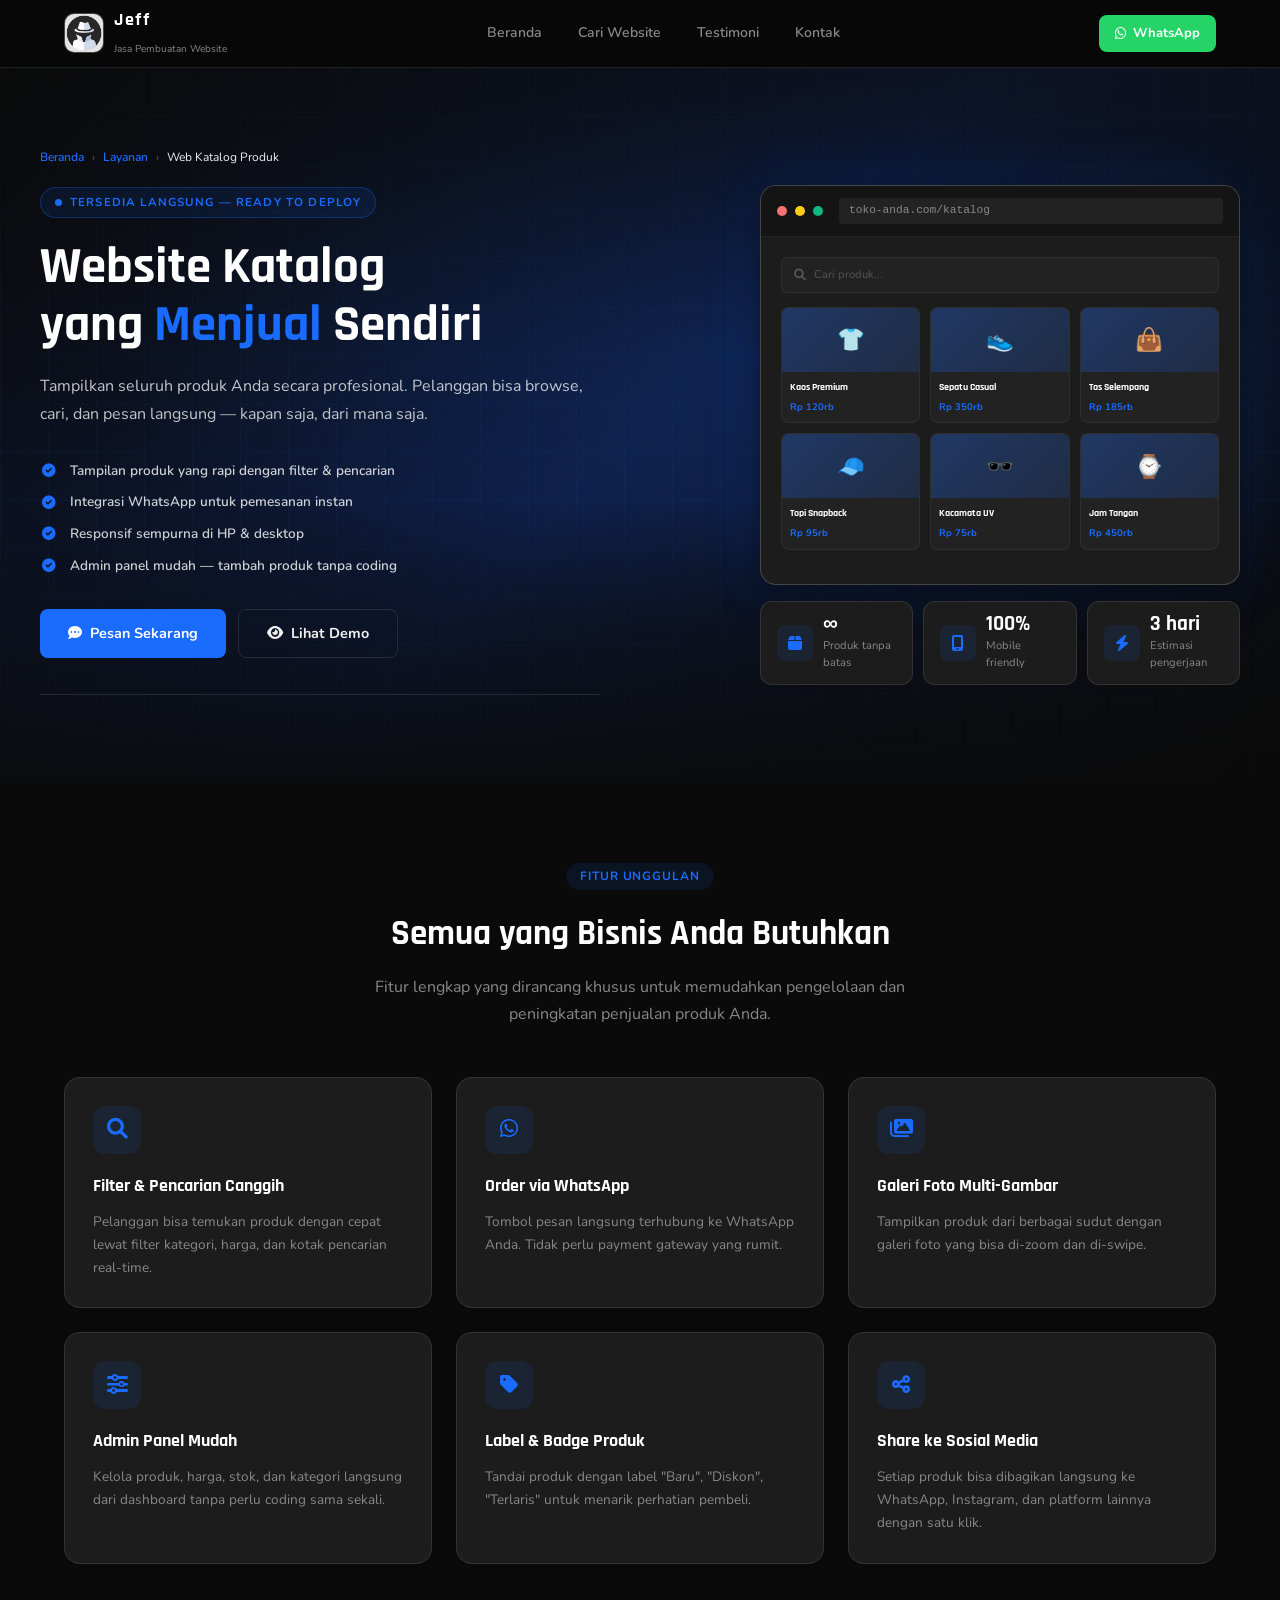
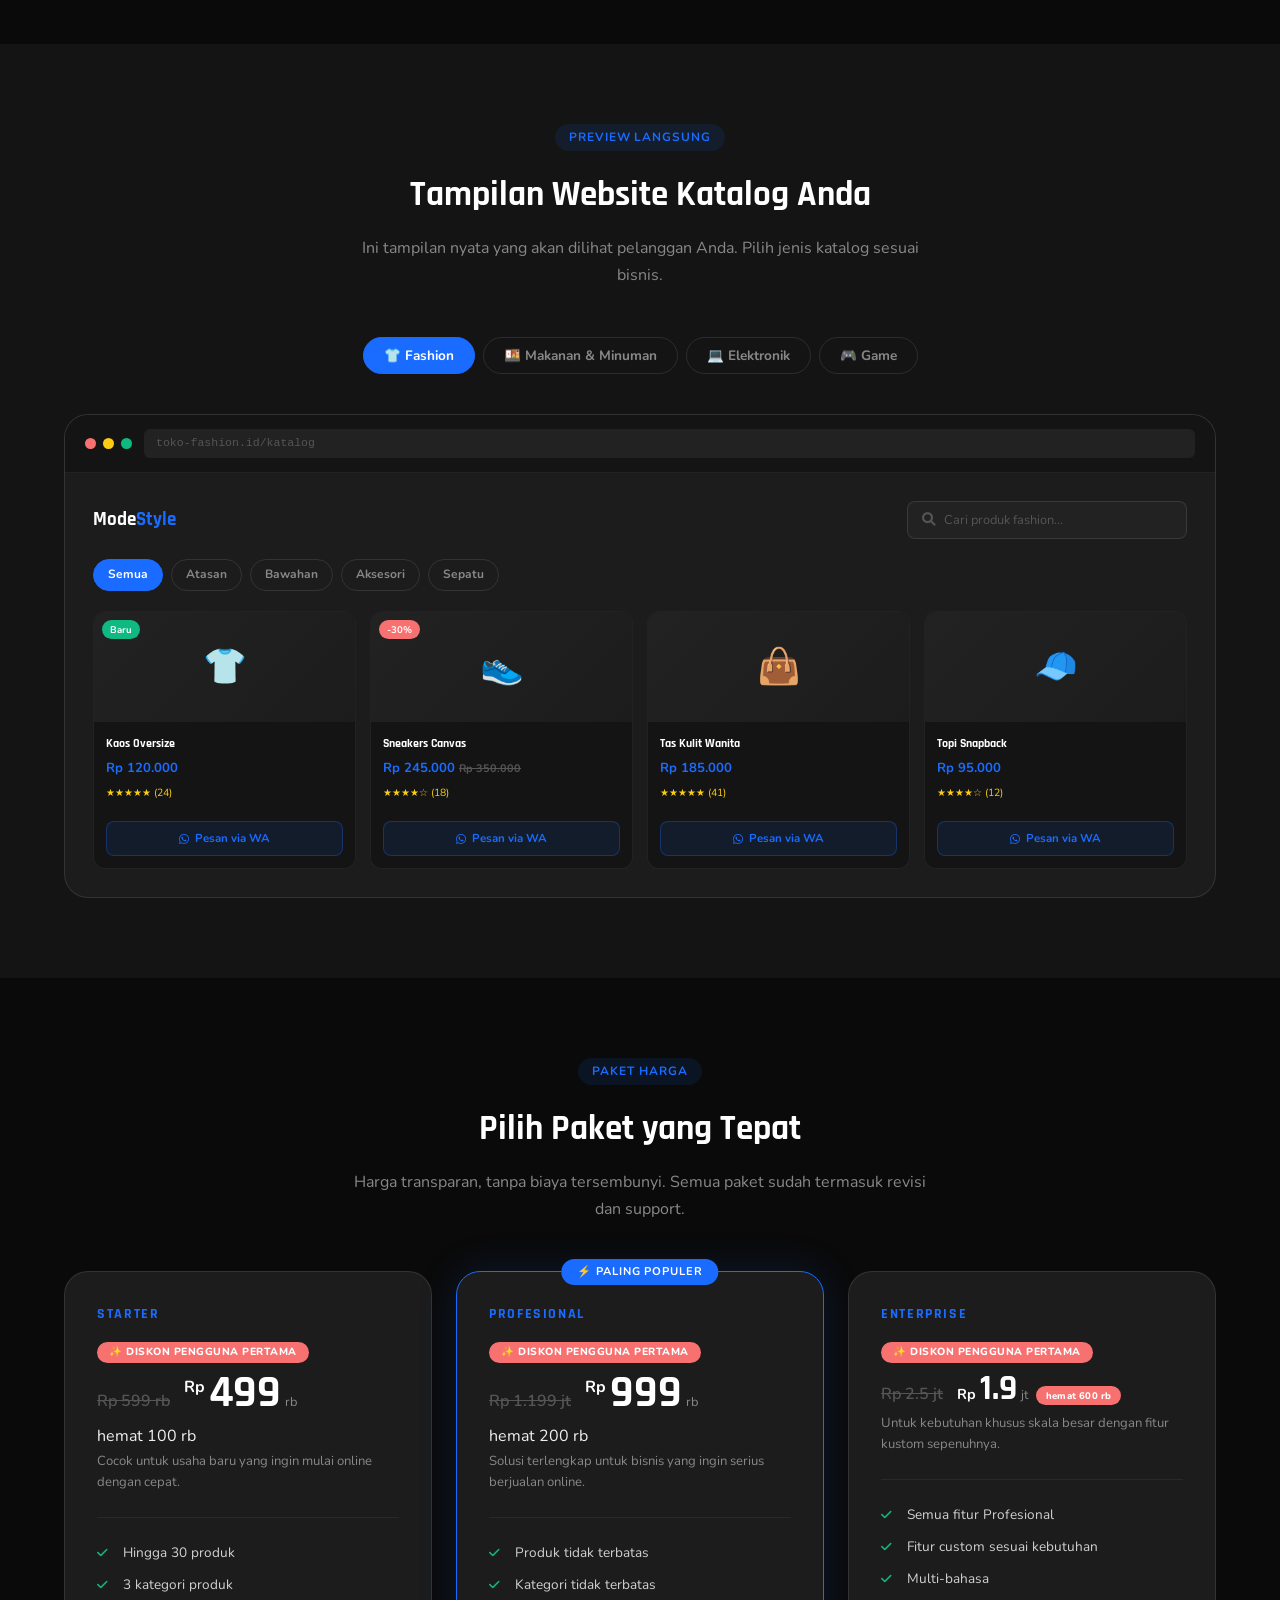
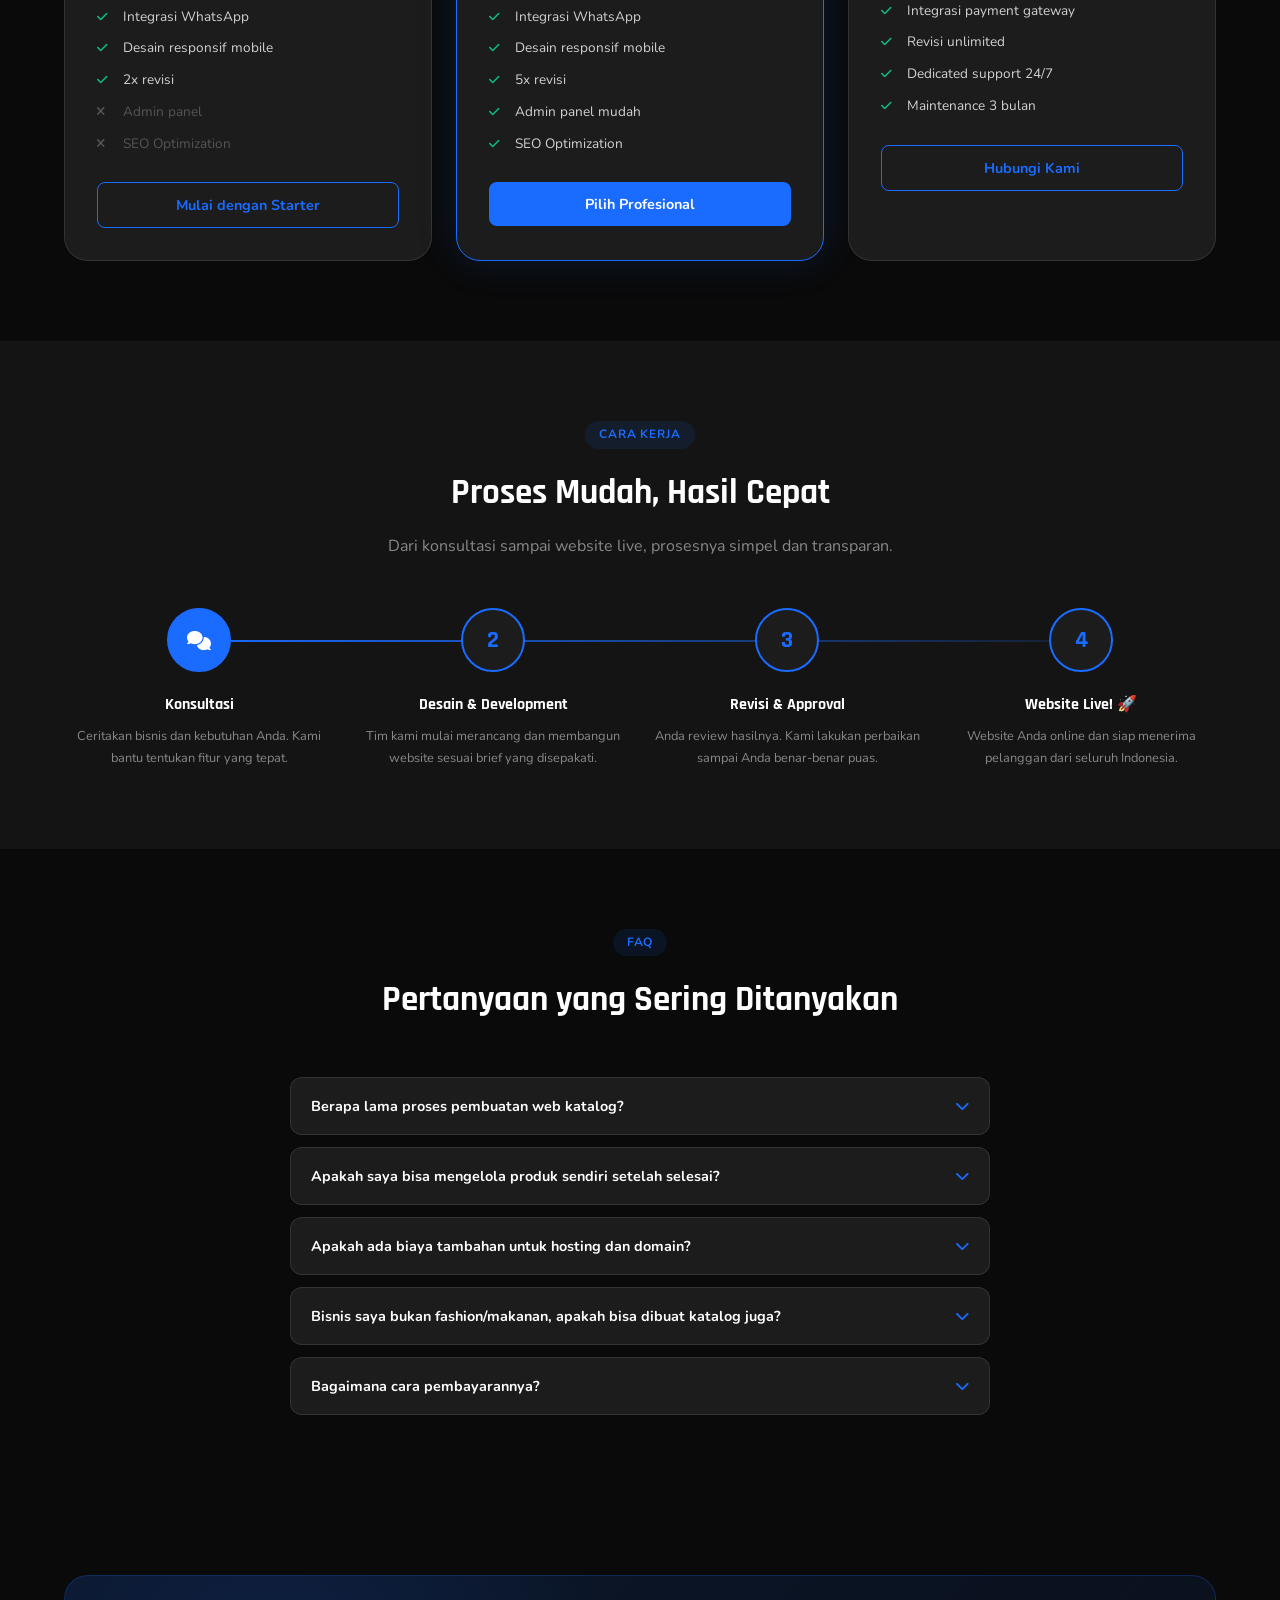
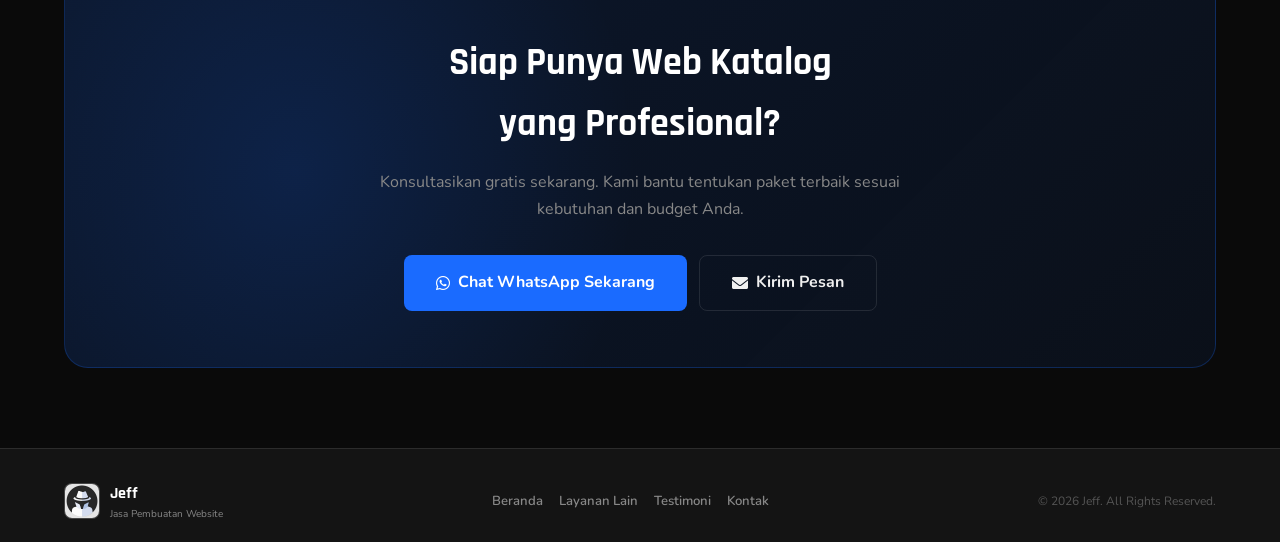
<file: web/katalog.html>
<!DOCTYPE html>
<html lang="id">
<head>
    <meta charset="UTF-8">
    <meta name="viewport" content="width=device-width, initial-scale=1.0, maximum-scale=1.0, user-scalable=yes, viewport-fit=cover">
    <meta name="theme-color" content="#0a0a0a">
    <meta name="description" content="Jeff – Web Katalog Produk. Tampilkan produk Anda secara profesional dengan website katalog modern dan responsif.">
    <title>Web Katalog Produk – Jeff</title>

    <!-- Google Fonts -->
    <link rel="preconnect" href="https://fonts.googleapis.com">
    <link rel="icon" type="image/png" href="../favicon.png">
    <link rel="preconnect" href="https://fonts.gstatic.com" crossorigin>
    <link href="https://fonts.googleapis.com/css2?family=Rajdhani:wght@400;500;600;700&family=Nunito:wght@400;500;600;700;800;900&display=swap" rel="stylesheet">
    <!-- Font Awesome -->
    <link rel="stylesheet" href="https://cdnjs.cloudflare.com/ajax/libs/font-awesome/6.0.0-beta3/css/all.min.css">

    <style>
        /* ===== ROOT & RESET ===== */
        :root {
            --primary: #1A6BFF;
            --primary-dark: #1355CC;
            --primary-light: #1a6bff1a;
            --primary-glow: rgba(26,107,255,0.25);
            --dark-bg: #0a0a0a;
            --card-bg: #141414;
            --card-bg2: #1c1c1c;
            --card-bg3: #222222;
            --text: #f0f0f0;
            --text-muted: #888888;
            --text-dim: #555555;
            --white: #FFFFFF;
            --border: rgba(255,255,255,0.1);
            --border2: rgba(255,255,255,0.18);
            --border3: rgba(255,255,255,0.06);
            --green: #10B981;
            --gold: #facc15;
            --orange: #F59E0B;
            --red: #f87171;
            --header-h: 68px;
            --radius-sm: 8px;
            --radius-md: 12px;
            --radius-lg: 16px;
            --radius-xl: 24px;
            --shadow-md: 0 4px 20px rgba(26,107,255,0.15);
            --shadow-lg: 0 8px 32px rgba(0,0,0,0.5);
            --shadow-glow: 0 0 40px rgba(26,107,255,0.25);
            --transition-fast: all .15s cubic-bezier(0.2,0.9,0.4,1.1);
            --transition-base: all .25s ease;
        }

        *, *::before, *::after { box-sizing: border-box; margin: 0; padding: 0; }
        html { scroll-behavior: smooth; }
        body {
            font-family: 'Nunito', sans-serif;
            background: var(--dark-bg);
            color: var(--text);
            line-height: 1.6;
            overflow-x: hidden;
            -webkit-font-smoothing: antialiased;
        }
        h1,h2,h3,h4 { font-family: 'Rajdhani', sans-serif; font-weight: 700; color: var(--white); }
        p { color: var(--text-muted); line-height: 1.7; }
        a { text-decoration: none; }
        img { display: block; max-width: 100%; }

        .container { max-width: 1200px; margin: 0 auto; padding: 0 24px; }

        /* ===== HEADER ===== */
        header {
            position: sticky; top: 0; z-index: 100;
            background: rgba(8,8,8,0.96);
            backdrop-filter: blur(18px);
            border-bottom: 1px solid var(--border);
            height: var(--header-h);
        }
        .header-inner {
            max-width: 1200px; margin: 0 auto;
            display: flex; align-items: center; justify-content: space-between;
            padding: 0 24px; height: 100%; gap: 16px;
        }
        .logo { display: flex; align-items: center; gap: 10px; }
        .logo-icon {
            width: 40px; height: 40px; border-radius: 10px;
            overflow: hidden; display: flex; align-items: center; justify-content: center;
            background: var(--card-bg2); border: 1px solid var(--border2); flex-shrink: 0;
        }
        .logo-icon img { width: 100%; height: 100%; object-fit: cover; }
        .logo-text strong { display: block; font-family: 'Rajdhani', sans-serif; font-size: 18px; font-weight: 700; color: #fff; letter-spacing: 1.5px; }
        .logo-text span { font-size: 10px; color: var(--text-muted); }

        nav { display: flex; align-items: center; gap: 4px; }
        nav a {
            padding: 8px 16px; border-radius: var(--radius-sm);
            font-size: 14px; font-weight: 600; color: var(--text-muted);
            transition: var(--transition-fast); font-family: 'Nunito', sans-serif;
        }
        nav a:hover { color: #fff; background: rgba(255,255,255,0.06); }
        nav a.active { color: #fff; background: rgba(255,255,255,0.1); border-bottom: 2px solid var(--primary); }

        .header-ctas { display: flex; align-items: center; gap: 8px; flex-shrink: 0; }
        .btn-wa {
            display: flex; align-items: center; gap: 7px;
            padding: 8px 16px; border-radius: var(--radius-sm);
            background: #25d366; color: #fff;
            font-size: 13px; font-weight: 700;
            transition: var(--transition-fast); white-space: nowrap;
        }
        .btn-wa:hover { opacity: 0.88; transform: translateY(-1px); }
        .btn-wa svg { width: 15px; height: 15px; flex-shrink: 0; }

        .hamburger {
            width: 38px; height: 38px; border: 1px solid var(--border); border-radius: 8px;
            cursor: pointer; display: none; flex-direction: column;
            align-items: center; justify-content: center; gap: 5px;
            background: rgba(255,255,255,0.04); transition: background 0.15s; flex-shrink: 0;
        }
        .hamburger:hover { background: rgba(255, 255, 255, 0.09); }
        .hamburger span { display: block; width: 18px; height: 2px; background: #fff; border-radius: 2px; transition: transform 0.28s cubic-bezier(0.65, 0, 0.35, 1), opacity 0.2s ease, width 0.2s ease; transform-origin: center; }
        .hamburger.is-open span:nth-child(1) { transform: translateY(7px) rotate(45deg); }
        .hamburger.is-open span:nth-child(2) { opacity: 0; width: 0; }
        .hamburger.is-open span:nth-child(3) { transform: translateY(-7px) rotate(-45deg); }

        /* Mobile nav: smooth slide + fade open/close instead of an abrupt toggle */
        .mobile-nav {
            display: flex; flex-direction: column;
            position: fixed; top: var(--header-h); left: 0; right: 0;
            background: var(--dark-bg); border-bottom: 1px solid var(--border);
            padding: 8px 0 20px; z-index: 99;
            max-height: calc(100vh - var(--header-h)); overflow-y: auto;
            box-shadow: var(--shadow-lg);

            visibility: hidden;
            opacity: 0;
            transform: translateY(-12px) scale(0.99);
            transform-origin: top center;
            pointer-events: none;
            transition: opacity 0.32s cubic-bezier(0.22, 1, 0.36, 1),
                        transform 0.32s cubic-bezier(0.22, 1, 0.36, 1),
                        visibility 0.32s;
        }
        .mobile-nav.open {
            visibility: visible;
            opacity: 1;
            transform: translateY(0) scale(1);
            pointer-events: auto;
        }
        .mobile-nav a {
            padding: 14px 20px; font-size: 15px; font-weight: 700; color: var(--text-muted);
            border-bottom: 1px solid var(--border3); display: flex; align-items: center; gap: 12px;
            transition: background 0.15s ease, color 0.15s ease, padding-left 0.15s ease;
            opacity: 0;
            transform: translateY(-8px);
        }
        .mobile-nav.open a {
            animation: mobileNavItemIn 0.4s cubic-bezier(0.22, 1, 0.36, 1) forwards;
        }
        .mobile-nav.open a:nth-child(1) { animation-delay: 0.04s; }
        .mobile-nav.open a:nth-child(2) { animation-delay: 0.09s; }
        .mobile-nav.open a:nth-child(3) { animation-delay: 0.14s; }
        .mobile-nav.open a:nth-child(4) { animation-delay: 0.19s; }
        @keyframes mobileNavItemIn {
            from { opacity: 0; transform: translateY(-8px); }
            to { opacity: 1; transform: translateY(0); }
        }
        .mobile-nav a:active { background: rgba(255, 255, 255, 0.06); color: #fff; padding-left: 26px; }

        /* ===== HERO — KATALOG ===== */
        .hero-katalog {
            position: relative;
            min-height: 560px;
            display: flex; align-items: center;
            overflow: hidden;
            padding: 80px 24px 60px;
        }
        .hero-katalog-bg {
            position: absolute; inset: 0;
            background: radial-gradient(ellipse 80% 60% at 60% 40%, rgba(26,107,255,0.18) 0%, transparent 65%),
                        linear-gradient(135deg, #0a0a0a 0%, #0d1b3e 50%, #0a0a0a 100%);
        }
        /* Grid pattern overlay */
        .hero-katalog-bg::before {
            content: '';
            position: absolute; inset: 0;
            background-image:
                linear-gradient(rgba(26,107,255,0.06) 1px, transparent 1px),
                linear-gradient(90deg, rgba(26,107,255,0.06) 1px, transparent 1px);
            background-size: 48px 48px;
        }
        .hero-katalog-bg::after {
            content: '';
            position: absolute; inset: 0;
            background: linear-gradient(0deg, rgba(10,10,10,0.9) 0%, transparent 40%, rgba(10,10,10,0.5) 100%);
        }

        .hero-katalog-inner {
            max-width: 1200px; margin: 0 auto; width: 100%;
            display: flex; align-items: center; justify-content: space-between; gap: 48px;
            position: relative; z-index: 2;
        }
        .hero-katalog-content { flex: 1; max-width: 560px; }

        .breadcrumb {
            display: flex; align-items: center; gap: 8px;
            font-size: 0.75rem; color: var(--text-muted); margin-bottom: 20px;
        }
        .breadcrumb a { color: var(--primary); font-weight: 600; }
        .breadcrumb span { color: var(--text-dim); }

        .hero-badge-pill {
            display: inline-flex; align-items: center; gap: 8px;
            font-size: 0.72rem; font-weight: 700; text-transform: uppercase; letter-spacing: 0.1em;
            color: var(--primary); background: var(--primary-light);
            border: 1px solid rgba(26,107,255,0.3);
            padding: 5px 14px; border-radius: 100px; margin-bottom: 20px;
        }
        .hero-badge-pill .pulse {
            width: 7px; height: 7px; border-radius: 50%; background: var(--primary);
            box-shadow: 0 0 0 0 rgba(26,107,255,0.6);
            animation: pulse-ring 1.5s infinite;
        }
        @keyframes pulse-ring {
            0% { box-shadow: 0 0 0 0 rgba(26,107,255,0.6); }
            70% { box-shadow: 0 0 0 7px rgba(26,107,255,0); }
            100% { box-shadow: 0 0 0 0 rgba(26,107,255,0); }
        }

        .hero-katalog-content h1 {
            font-size: clamp(2rem, 5vw, 3.2rem);
            line-height: 1.15; margin-bottom: 18px; color: #fff;
        }
        .hero-katalog-content h1 span { color: var(--primary); }
        .hero-katalog-content p { font-size: 1rem; color: rgba(255,255,255,0.75); margin-bottom: 32px; }

        .hero-feature-list { display: flex; flex-direction: column; gap: 10px; margin-bottom: 32px; }
        .hero-feature-item {
            display: flex; align-items: center; gap: 12px;
            font-size: 0.85rem; color: rgba(255,255,255,0.8); font-weight: 600;
        }
        .hero-feature-item i { color: var(--primary); width: 18px; text-align: center; }

        .hero-cta-group { display: flex; gap: 12px; flex-wrap: wrap; margin-bottom: 36px; }

        .btn-primary {
            display: inline-flex; align-items: center; gap: 8px;
            padding: 12px 28px; background: var(--primary); color: #fff;
            border: none; border-radius: var(--radius-sm);
            font-weight: 700; font-size: 0.9rem; cursor: pointer;
            transition: var(--transition-fast); font-family: 'Nunito', sans-serif;
        }
        .btn-primary:hover { background: var(--primary-dark); transform: translateY(-2px); box-shadow: var(--shadow-md); }

        .btn-secondary {
            display: inline-flex; align-items: center; gap: 8px;
            padding: 12px 28px; background: transparent; color: var(--text);
            border: 1.5px solid var(--border); border-radius: var(--radius-sm);
            font-weight: 700; font-size: 0.9rem; cursor: pointer;
            transition: var(--transition-fast); font-family: 'Nunito', sans-serif;
        }
        .btn-secondary:hover { border-color: var(--primary); color: var(--primary); transform: translateY(-2px); }

        .hero-trust-row {
            display: flex; align-items: center; gap: 16px;
            padding-top: 28px; border-top: 1px solid var(--border);
            flex-wrap: wrap;
        }
        .trust-avatar-stack { display: flex; }
        .trust-avatar {
            width: 32px; height: 32px; border-radius: 50%;
            border: 2px solid var(--dark-bg);
            background: linear-gradient(135deg, var(--primary), var(--primary-dark));
            margin-left: -8px; overflow: hidden;
            display: flex; align-items: center; justify-content: center;
            font-size: 0.65rem; font-weight: 700; color: #fff;
        }
        .trust-avatar:first-child { margin-left: 0; }
        .trust-text { font-size: 0.8rem; color: var(--text-muted); }
        .trust-text strong { color: var(--white); }

        /* Floating preview card */
        .hero-preview-side {
            flex: 1; max-width: 480px;
            display: flex; flex-direction: column; gap: 16px;
        }
        .preview-mockup {
            background: var(--card-bg2);
            border: 1px solid var(--border2);
            border-radius: var(--radius-lg);
            overflow: hidden;
            box-shadow: var(--shadow-lg), 0 0 60px rgba(26,107,255,0.15);
        }
        .mockup-bar {
            display: flex; align-items: center; gap: 8px;
            padding: 12px 16px; background: var(--card-bg); border-bottom: 1px solid var(--border3);
        }
        .mockup-dot { width: 10px; height: 10px; border-radius: 50%; }
        .mockup-dot-r { background: #f87171; }
        .mockup-dot-y { background: #facc15; }
        .mockup-dot-g { background: var(--green); }
        .mockup-url {
            flex: 1; background: var(--card-bg3); border-radius: 4px;
            padding: 4px 10px; font-size: 0.7rem; color: var(--text-muted);
            margin-left: 8px; font-family: monospace;
        }

        .mockup-body { padding: 20px; }
        .mockup-grid { display: grid; grid-template-columns: repeat(3, 1fr); gap: 10px; margin-bottom: 14px; }
        .mockup-card {
            background: var(--card-bg3); border-radius: var(--radius-sm); overflow: hidden;
            border: 1px solid var(--border3);
        }
        .mockup-card-img {
            height: 64px;
            background: linear-gradient(135deg, rgba(26,107,255,0.3), rgba(19,85,204,0.2));
            display: flex; align-items: center; justify-content: center;
            font-size: 1.4rem;
        }
        .mockup-card-info { padding: 8px; }
        .mockup-card-title { font-size: 0.62rem; font-weight: 700; color: #fff; margin-bottom: 3px; font-family: 'Rajdhani', sans-serif; }
        .mockup-card-price { font-size: 0.6rem; color: var(--primary); font-weight: 700; }

        .mockup-search {
            display: flex; align-items: center; gap: 8px;
            background: var(--card-bg3); border-radius: 6px; padding: 8px 12px;
            border: 1px solid var(--border3);
        }
        .mockup-search i { color: var(--text-dim); font-size: 0.75rem; }
        .mockup-search span { font-size: 0.7rem; color: var(--text-dim); }

        /* Floating stat pills */
        .hero-stat-pills { display: flex; gap: 10px; flex-wrap: wrap; }
        .stat-pill {
            display: flex; align-items: center; gap: 10px;
            background: var(--card-bg2); border: 1px solid var(--border);
            border-radius: var(--radius-md); padding: 12px 16px;
            flex: 1; min-width: 120px;
        }
        .stat-pill-icon {
            width: 36px; height: 36px; border-radius: var(--radius-sm);
            background: var(--primary-light); color: var(--primary);
            display: flex; align-items: center; justify-content: center;
            font-size: 1rem; flex-shrink: 0;
        }
        .stat-pill-val { font-family: 'Rajdhani', sans-serif; font-size: 1.3rem; font-weight: 700; color: #fff; line-height: 1; }
        .stat-pill-lbl { font-size: 0.7rem; color: var(--text-muted); margin-top: 2px; }

        /* ===== SECTION BADGE ===== */
        .section-heading { text-align: center; margin-bottom: 48px; }
        .section-heading .badge {
            display: inline-block; font-size: 0.75rem; font-weight: 700;
            text-transform: uppercase; letter-spacing: 0.08em;
            color: var(--primary); background: var(--primary-light);
            padding: 4px 14px; border-radius: 100px; margin-bottom: 16px;
        }
        .section-heading h2 { margin-bottom: 12px; color: var(--white); font-size: clamp(1.5rem, 4vw, 2.2rem); }
        .section-heading p { max-width: 600px; margin: 0 auto; }

        /* ===== FITUR UNGGULAN ===== */
        .fitur { padding: 80px 0; background: var(--dark-bg); }
        .fitur-grid { display: grid; grid-template-columns: repeat(3, 1fr); gap: 24px; }
        .fitur-card {
            background: var(--card-bg2); border: 1px solid var(--border);
            border-radius: var(--radius-lg); padding: 28px;
            transition: var(--transition-base); position: relative; overflow: hidden;
        }
        .fitur-card::before {
            content: ''; position: absolute; top: 0; left: 0; right: 0; height: 3px;
            background: linear-gradient(90deg, var(--primary), transparent);
            opacity: 0; transition: opacity 0.3s;
        }
        .fitur-card:hover { border-color: rgba(26,107,255,0.4); transform: translateY(-4px); box-shadow: var(--shadow-md); }
        .fitur-card:hover::before { opacity: 1; }
        .fitur-icon {
            width: 48px; height: 48px; background: var(--primary-light);
            border-radius: var(--radius-md); display: flex; align-items: center; justify-content: center;
            font-size: 1.3rem; color: var(--primary); margin-bottom: 18px;
        }
        .fitur-card h3 { font-size: 1.1rem; margin-bottom: 10px; color: var(--white); }
        .fitur-card p { font-size: 0.85rem; }

        /* ===== DEMO PREVIEW SECTION ===== */
        .demo-section { padding: 80px 0; background: var(--card-bg); }
        .demo-tabs {
            display: flex; gap: 8px; justify-content: center; margin-bottom: 40px; flex-wrap: wrap;
        }
        .demo-tab {
            padding: 8px 20px; border-radius: 100px; font-size: 0.85rem; font-weight: 700;
            border: 1.5px solid var(--border); background: transparent; color: var(--text-muted);
            cursor: pointer; transition: var(--transition-fast); font-family: 'Nunito', sans-serif;
        }
        .demo-tab.active, .demo-tab:hover {
            background: var(--primary); border-color: var(--primary); color: #fff;
        }

        .demo-panel { display: none; }
        .demo-panel.active { display: block; }

        .demo-showcase {
            background: var(--card-bg2); border: 1px solid var(--border);
            border-radius: var(--radius-xl); overflow: hidden;
        }
        .demo-topbar {
            display: flex; align-items: center; gap: 12px;
            padding: 14px 20px; background: var(--card-bg); border-bottom: 1px solid var(--border3);
        }
        .demo-dots { display: flex; gap: 7px; }
        .demo-dot { width: 11px; height: 11px; border-radius: 50%; }
        .demo-url-bar {
            flex: 1; background: var(--card-bg3); border-radius: 6px;
            padding: 5px 12px; font-size: 0.72rem; color: var(--text-dim); font-family: monospace;
        }
        .demo-content { padding: 28px; }

        /* Simulated catalog UI */
        .sim-header {
            display: flex; align-items: center; justify-content: space-between; margin-bottom: 20px; flex-wrap: wrap; gap: 12px;
        }
        .sim-logo { font-family: 'Rajdhani', sans-serif; font-size: 1.2rem; font-weight: 700; color: #fff; }
        .sim-logo span { color: var(--primary); }
        .sim-search-bar {
            display: flex; align-items: center; gap: 8px;
            background: var(--card-bg3); border: 1px solid var(--border);
            border-radius: var(--radius-sm); padding: 8px 14px; flex: 1; max-width: 280px;
        }
        .sim-search-bar i { color: var(--text-dim); font-size: 0.85rem; }
        .sim-search-bar span { font-size: 0.8rem; color: var(--text-dim); }

        .sim-cats { display: flex; gap: 8px; margin-bottom: 20px; flex-wrap: wrap; }
        .sim-cat {
            padding: 5px 14px; border-radius: 100px; font-size: 0.75rem; font-weight: 700;
            border: 1px solid var(--border); color: var(--text-muted); cursor: default;
        }
        .sim-cat.active { background: var(--primary); border-color: var(--primary); color: #fff; }

        .sim-product-grid { display: grid; grid-template-columns: repeat(4, 1fr); gap: 14px; }
        .sim-product {
            background: var(--card-bg); border: 1px solid var(--border3);
            border-radius: var(--radius-md); overflow: hidden;
            transition: var(--transition-base);
        }
        .sim-product:hover { border-color: rgba(26,107,255,0.4); transform: translateY(-3px); }
        .sim-product-img {
            height: 110px;
            background: linear-gradient(135deg, var(--card-bg3), var(--card-bg2));
            display: flex; align-items: center; justify-content: center;
            font-size: 2.2rem; position: relative;
        }
        .sim-badge {
            position: absolute; top: 8px; left: 8px;
            font-size: 0.6rem; font-weight: 700; padding: 2px 8px; border-radius: 100px;
        }
        .sim-badge-new { background: var(--green); color: #fff; }
        .sim-badge-sale { background: var(--red); color: #fff; }
        .sim-product-body { padding: 12px; }
        .sim-product-name { font-size: 0.78rem; font-weight: 700; color: #fff; margin-bottom: 4px; font-family: 'Rajdhani', sans-serif; }
        .sim-product-price { font-size: 0.82rem; font-weight: 700; color: var(--primary); margin-bottom: 6px; }
        .sim-product-old { font-size: 0.68rem; color: var(--text-dim); text-decoration: line-through; }
        .sim-product-rating { font-size: 0.65rem; color: var(--gold); }
        .sim-add-btn {
            display: flex; align-items: center; justify-content: center;
            margin: 8px 12px 12px; padding: 7px;
            background: var(--primary-light); border: 1px solid rgba(26,107,255,0.3);
            border-radius: var(--radius-sm); font-size: 0.72rem; font-weight: 700; color: var(--primary);
            cursor: pointer; transition: var(--transition-fast);
        }
        .sim-add-btn:hover { background: var(--primary); color: #fff; }

        /* ===== PAKET HARGA ===== */
        .harga { padding: 80px 0; background: var(--dark-bg); }
        .harga-grid { display: grid; grid-template-columns: repeat(3, 1fr); gap: 24px; }
        .harga-card {
            background: var(--card-bg2); border: 1px solid var(--border);
            border-radius: var(--radius-xl); padding: 32px;
            transition: var(--transition-base); position: relative;
        }
        .harga-card.popular {
            border-color: var(--primary);
            box-shadow: 0 0 40px rgba(26,107,255,0.15);
        }
        .popular-badge {
            position: absolute; top: -13px; left: 50%; transform: translateX(-50%);
            background: var(--primary); color: #fff;
            font-size: 0.7rem; font-weight: 700; text-transform: uppercase; letter-spacing: 0.08em;
            padding: 4px 16px; border-radius: 100px; white-space: nowrap;
        }
        .harga-card:hover:not(.popular) { border-color: rgba(26,107,255,0.4); transform: translateY(-4px); }
        .harga-card.popular:hover { transform: translateY(-4px); }
        .harga-paket-name { font-family: 'Rajdhani', sans-serif; font-size: 0.85rem; font-weight: 700; text-transform: uppercase; letter-spacing: 0.12em; color: var(--primary); margin-bottom: 12px; }

        /* DISCOUNT STYLES for katalog.html */
        .harga-discount-tag {
            display: inline-block;
            background: var(--red);
            color: #fff;
            font-size: 0.65rem;
            font-weight: 800;
            text-transform: uppercase;
            letter-spacing: 0.05em;
            padding: 2px 12px;
            border-radius: 100px;
            margin-top: 4px;
            margin-bottom: 8px;
        }

        .harga-price-wrapper {
            display: flex;
            flex-wrap: wrap;
            align-items: baseline;
            gap: 8px 12px;
            margin-bottom: 2px;
        }

        .harga-price-original {
            font-size: 1rem;
            color: var(--text-dim);
            text-decoration: line-through;
            font-weight: 600;
            margin-right: 2px;
        }

        .harga-price .amount {
            font-family: 'Rajdhani', sans-serif;
            font-size: 2.8rem;
            font-weight: 700;
            color: var(--white);
            line-height: 1;
        }

        .harga-price .currency {
            font-size: 1rem;
            color: var(--white);
            font-weight: 700;
            vertical-align: top;
            line-height: 2;
        }

        .harga-price .period {
            font-size: 0.8rem;
            color: var(--text-muted);
        }

        .harga-price .discount-badge-inline {
            display: inline-block;
            background: var(--red);
            color: #fff;
            font-size: 0.6rem;
            font-weight: 800;
            padding: 2px 10px;
            border-radius: 100px;
            letter-spacing: 0.02em;
            margin-left: 4px;
        }

        .harga-desc { font-size: 0.82rem; color: var(--text-muted); margin-bottom: 24px; padding-bottom: 24px; border-bottom: 1px solid var(--border3); }
        .harga-fitur-list { list-style: none; display: flex; flex-direction: column; gap: 10px; margin-bottom: 28px; }
        .harga-fitur-list li { display: flex; align-items: center; gap: 10px; font-size: 0.85rem; color: rgba(255,255,255,0.8); }
        .harga-fitur-list li i { color: var(--green); font-size: 0.75rem; width: 16px; }
        .harga-fitur-list li.muted { color: var(--text-dim); }
        .harga-fitur-list li.muted i { color: var(--text-dim); }
        .harga-btn {
            display: flex; align-items: center; justify-content: center; gap: 8px;
            width: 100%; padding: 12px; border-radius: var(--radius-sm);
            font-weight: 700; font-size: 0.9rem; cursor: pointer;
            font-family: 'Nunito', sans-serif; transition: var(--transition-fast); border: none;
        }
        .harga-btn-outline {
            background: transparent; color: var(--primary);
            border: 1.5px solid var(--primary);
        }
        .harga-btn-outline:hover { background: var(--primary); color: #fff; }
        .harga-btn-fill { background: var(--primary); color: #fff; }
        .harga-btn-fill:hover { background: var(--primary-dark); transform: translateY(-2px); box-shadow: var(--shadow-md); }

        /* ===== STEPS / PROSES ===== */
        .proses { padding: 80px 0; background: var(--card-bg); }
        .proses-grid { display: grid; grid-template-columns: repeat(4, 1fr); gap: 24px; position: relative; }
        .proses-grid::before {
            content: '';
            position: absolute; top: 32px; left: 10%; right: 10%; height: 2px;
            background: linear-gradient(90deg, var(--primary) 0%, rgba(26,107,255,0.1) 100%);
            z-index: 0;
        }
        .proses-step {
            text-align: center; position: relative; z-index: 1;
        }
        .step-num {
            width: 64px; height: 64px; border-radius: 50%;
            background: var(--card-bg2); border: 2px solid var(--primary);
            display: flex; align-items: center; justify-content: center;
            margin: 0 auto 20px;
            font-family: 'Rajdhani', sans-serif; font-size: 1.5rem; font-weight: 700; color: var(--primary);
            position: relative; z-index: 2;
        }
        .step-num.completed { background: var(--primary); color: #fff; }
        .proses-step h3 { font-size: 1rem; margin-bottom: 8px; }
        .proses-step p { font-size: 0.8rem; }

        /* ===== FAQ ===== */
        .faq { padding: 80px 0; background: var(--dark-bg); }
        .faq-list { max-width: 700px; margin: 0 auto; display: flex; flex-direction: column; gap: 12px; }
        .faq-item {
            background: var(--card-bg2); border: 1px solid var(--border);
            border-radius: var(--radius-md); overflow: hidden;
        }
        .faq-question {
            width: 100%; padding: 18px 20px; background: none; border: none; cursor: pointer;
            display: flex; align-items: center; justify-content: space-between; gap: 16px;
            font-family: 'Nunito', sans-serif; font-size: 0.9rem; font-weight: 700; color: #fff;
            text-align: left;
        }
        .faq-question i { color: var(--primary); transition: transform 0.3s; flex-shrink: 0; }
        .faq-item.open .faq-question i { transform: rotate(180deg); }
        .faq-answer {
            max-height: 0; overflow: hidden; transition: max-height 0.35s ease, padding 0.3s;
        }
        .faq-item.open .faq-answer { max-height: 200px; padding: 0 20px 18px; }
        .faq-answer p { font-size: 0.85rem; }

        /* ===== CTA BANNER ===== */
        .cta-banner {
            padding: 80px 0; background: var(--dark-bg);
        }
        .cta-inner {
            background: linear-gradient(135deg, rgba(26,107,255,0.15) 0%, rgba(19,85,204,0.08) 100%);
            border: 1px solid rgba(26,107,255,0.25);
            border-radius: var(--radius-xl); padding: 56px 40px;
            text-align: center; position: relative; overflow: hidden;
        }
        .cta-inner::before {
            content: '';
            position: absolute; top: -50%; left: -10%; width: 60%; height: 200%;
            background: radial-gradient(ellipse, rgba(26,107,255,0.15) 0%, transparent 70%);
            pointer-events: none;
        }
        .cta-inner h2 { font-size: clamp(1.6rem, 4vw, 2.4rem); margin-bottom: 14px; position: relative; }
        .cta-inner p { margin-bottom: 32px; max-width: 520px; margin-left: auto; margin-right: auto; position: relative; }
        .cta-btns { display: flex; gap: 12px; justify-content: center; flex-wrap: wrap; position: relative; }

        /* ===== FOOTER ===== */
        footer {
            background: var(--card-bg); border-top: 1px solid var(--border); padding: 32px 0 20px;
        }
        .footer-slim {
            max-width: 1200px; margin: 0 auto; padding: 0 24px;
            display: flex; align-items: center; justify-content: space-between; flex-wrap: wrap; gap: 16px;
        }
        .footer-slim-logo { display: flex; align-items: center; gap: 10px; }
        .footer-slim-logo strong { font-family: 'Rajdhani', sans-serif; font-size: 16px; font-weight: 700; color: #fff; }
        .footer-slim-logo span { font-size: 11px; color: var(--text-muted); }
        .footer-slim-links { display: flex; gap: 16px; flex-wrap: wrap; }
        .footer-slim-links a { font-size: 0.82rem; color: var(--text-muted); font-weight: 600; transition: color 0.15s; }
        .footer-slim-links a:hover { color: var(--primary); }
        .footer-copy { font-size: 0.75rem; color: var(--text-dim); }

        /* ===== SCROLL ANIMATIONS ===== */
        .fade-up { opacity: 0; transform: translateY(30px); transition: opacity 0.6s ease, transform 0.6s ease; }
        .fade-up.visible { opacity: 1; transform: translateY(0); }

        /* ===== SCROLLBAR ===== */
        ::-webkit-scrollbar { width: 6px; }
        ::-webkit-scrollbar-track { background: var(--dark-bg); }
        ::-webkit-scrollbar-thumb { background: var(--primary); border-radius: 3px; }

        /* ===== RESPONSIVE ===== */
        @media (max-width: 1024px) {
            .fitur-grid { grid-template-columns: repeat(2, 1fr); }
            .harga-grid { grid-template-columns: 1fr; max-width: 400px; margin: 0 auto; }
            .proses-grid { grid-template-columns: repeat(2, 1fr); }
            .proses-grid::before { display: none; }
            .sim-product-grid { grid-template-columns: repeat(3, 1fr); }
        }

        @media (max-width: 768px) {
            :root { --header-h: 60px; }
            nav { display: none; }
            .hamburger { display: flex; }
            .btn-wa span { display: none; }
            .btn-wa { padding: 8px 12px; }
            .hero-katalog-inner { flex-direction: column; }
            .hero-katalog-content { max-width: 100%; text-align: center; }
            .hero-feature-list { align-items: flex-start; text-align: left; }
            .hero-cta-group { justify-content: center; }
            .hero-trust-row { justify-content: center; }
            .hero-preview-side { width: 100%; max-width: 100%; }
            .fitur-grid { grid-template-columns: 1fr; }
            .proses-grid { grid-template-columns: 1fr; }
            .sim-product-grid { grid-template-columns: repeat(2, 1fr); }
            .cta-inner { padding: 36px 24px; }
        }

        @media (max-width: 480px) {
            .container { padding: 0 16px; }
            .hero-katalog { padding: 50px 16px 40px; }
            .sim-header { flex-direction: column; align-items: flex-start; }
            .sim-search-bar { max-width: 100%; width: 100%; }
            .sim-product-grid { grid-template-columns: repeat(2, 1fr); }
        }
    </style>
</head>
<body>

<!-- ========== HEADER ========== -->
<header>
    <div class="header-inner">
        <a href="../index.html" class="logo">
            <div class="logo-icon">
                <img src="../images/logo.jpg" alt="Jeff Logo" onerror="this.parentElement.style.background='#1A6BFF'; this.style.display='none';">
            </div>
            <div class="logo-text">
                <strong>Jeff</strong>
                <span>Jasa Pembuatan Website</span>
            </div>
        </a>

        <nav>
            <a href="../index.html#beranda" class="nav-link">Beranda</a>
            <a href="../index.html#promo" class="nav-link">Cari Website</a>
            <a href="../index.html#testimoni" class="nav-link">Testimoni</a>
            <a href="../index.html#kontak" class="nav-link">Kontak</a>
        </nav>

        <div class="header-ctas">
            <a href="https://wa.me/6285779853512?text=Halo+Jeff,+saya+tertarik+dengan+Web+Katalog+Produk" class="btn-wa" target="_blank">
                <i class="fab fa-whatsapp"></i>
                <span>WhatsApp</span>
            </a>
            <div class="hamburger" onclick="toggleMenu()" aria-label="Menu">
                <span></span><span></span><span></span>
            </div>
        </div>
    </div>
</header>

<!-- Mobile Nav -->
<div class="mobile-nav" id="mobileNav">
    <a href="../index.html#beranda" onclick="closeMenu()">Beranda</a>
    <a href="../index.html#promo" onclick="closeMenu()">Cari Website</a>
    <a href="../index.html#testimoni" onclick="closeMenu()">Testimoni</a>
    <a href="../index.html#kontak" onclick="closeMenu()">Kontak</a>
</div>

<!-- ========== HERO ========== -->
<section class="hero-katalog">
    <div class="hero-katalog-bg"></div>
    <div class="hero-katalog-inner">

        <div class="hero-katalog-content fade-up">
            <div class="breadcrumb">
                <a href="../index.html">Beranda</a>
                <span>›</span>
                <a href="../index.html#promo">Layanan</a>
                <span>›</span>
                <span style="color: var(--text);">Web Katalog Produk</span>
            </div>

            <div class="hero-badge-pill">
                <span class="pulse"></span>
                Tersedia Langsung — Ready to Deploy
            </div>

            <h1>Website Katalog<br>yang <span>Menjual</span> Sendiri</h1>
            <p>Tampilkan seluruh produk Anda secara profesional. Pelanggan bisa browse, cari, dan pesan langsung — kapan saja, dari mana saja.</p>

            <div class="hero-feature-list">
                <div class="hero-feature-item"><i class="fas fa-check-circle"></i> Tampilan produk yang rapi dengan filter & pencarian</div>
                <div class="hero-feature-item"><i class="fas fa-check-circle"></i> Integrasi WhatsApp untuk pemesanan instan</div>
                <div class="hero-feature-item"><i class="fas fa-check-circle"></i> Responsif sempurna di HP & desktop</div>
                <div class="hero-feature-item"><i class="fas fa-check-circle"></i> Admin panel mudah — tambah produk tanpa coding</div>
            </div>

            <div class="hero-cta-group">
                <a href="../index.html#kontak" class="btn-primary"><i class="fas fa-comment-dots"></i> Pesan Sekarang</a>
                <a href="#demo" class="btn-secondary"><i class="fas fa-eye"></i> Lihat Demo</a>
            </div>

            <div class="hero-trust-row">


            </div>
        </div>

        <div class="hero-preview-side fade-up">
            <div class="preview-mockup">
                <div class="mockup-bar">
                    <div class="mockup-dot mockup-dot-r"></div>
                    <div class="mockup-dot mockup-dot-y"></div>
                    <div class="mockup-dot mockup-dot-g"></div>
                    <div class="mockup-url">toko-anda.com/katalog</div>
                </div>
                <div class="mockup-body">
                    <div class="mockup-search" style="margin-bottom: 14px;">
                        <i class="fas fa-search"></i>
                        <span>Cari produk...</span>
                    </div>
                    <div class="mockup-grid">
                        <div class="mockup-card">
                            <div class="mockup-card-img">👕</div>
                            <div class="mockup-card-info">
                                <div class="mockup-card-title">Kaos Premium</div>
                                <div class="mockup-card-price">Rp 120rb</div>
                            </div>
                        </div>
                        <div class="mockup-card">
                            <div class="mockup-card-img">👟</div>
                            <div class="mockup-card-info">
                                <div class="mockup-card-title">Sepatu Casual</div>
                                <div class="mockup-card-price">Rp 350rb</div>
                            </div>
                        </div>
                        <div class="mockup-card">
                            <div class="mockup-card-img">👜</div>
                            <div class="mockup-card-info">
                                <div class="mockup-card-title">Tas Selempang</div>
                                <div class="mockup-card-price">Rp 185rb</div>
                            </div>
                        </div>
                        <div class="mockup-card">
                            <div class="mockup-card-img">🧢</div>
                            <div class="mockup-card-info">
                                <div class="mockup-card-title">Topi Snapback</div>
                                <div class="mockup-card-price">Rp 95rb</div>
                            </div>
                        </div>
                        <div class="mockup-card">
                            <div class="mockup-card-img">🕶️</div>
                            <div class="mockup-card-info">
                                <div class="mockup-card-title">Kacamata UV</div>
                                <div class="mockup-card-price">Rp 75rb</div>
                            </div>
                        </div>
                        <div class="mockup-card">
                            <div class="mockup-card-img">⌚</div>
                            <div class="mockup-card-info">
                                <div class="mockup-card-title">Jam Tangan</div>
                                <div class="mockup-card-price">Rp 450rb</div>
                            </div>
                        </div>
                    </div>
                </div>
            </div>

            <div class="hero-stat-pills">
                <div class="stat-pill">
                    <div class="stat-pill-icon"><i class="fas fa-box"></i></div>
                    <div><div class="stat-pill-val">∞</div><div class="stat-pill-lbl">Produk tanpa batas</div></div>
                </div>
                <div class="stat-pill">
                    <div class="stat-pill-icon"><i class="fas fa-mobile-alt"></i></div>
                    <div><div class="stat-pill-val">100%</div><div class="stat-pill-lbl">Mobile friendly</div></div>
                </div>
                <div class="stat-pill">
                    <div class="stat-pill-icon"><i class="fas fa-bolt"></i></div>
                    <div><div class="stat-pill-val">3 hari</div><div class="stat-pill-lbl">Estimasi pengerjaan</div></div>
                </div>
            </div>
        </div>

    </div>
</section>

<!-- ========== FITUR ========== -->
<section class="fitur">
    <div class="container">
        <div class="section-heading fade-up">
            <span class="badge">Fitur Unggulan</span>
            <h2>Semua yang Bisnis Anda Butuhkan</h2>
            <p>Fitur lengkap yang dirancang khusus untuk memudahkan pengelolaan dan peningkatan penjualan produk Anda.</p>
        </div>
        <div class="fitur-grid">
            <div class="fitur-card fade-up">
                <div class="fitur-icon"><i class="fas fa-search"></i></div>
                <h3>Filter & Pencarian Canggih</h3>
                <p>Pelanggan bisa temukan produk dengan cepat lewat filter kategori, harga, dan kotak pencarian real-time.</p>
            </div>
            <div class="fitur-card fade-up">
                <div class="fitur-icon"><i class="fab fa-whatsapp"></i></div>
                <h3>Order via WhatsApp</h3>
                <p>Tombol pesan langsung terhubung ke WhatsApp Anda. Tidak perlu payment gateway yang rumit.</p>
            </div>
            <div class="fitur-card fade-up">
                <div class="fitur-icon"><i class="fas fa-images"></i></div>
                <h3>Galeri Foto Multi-Gambar</h3>
                <p>Tampilkan produk dari berbagai sudut dengan galeri foto yang bisa di-zoom dan di-swipe.</p>
            </div>
            <div class="fitur-card fade-up">
                <div class="fitur-icon"><i class="fas fa-sliders-h"></i></div>
                <h3>Admin Panel Mudah</h3>
                <p>Kelola produk, harga, stok, dan kategori langsung dari dashboard tanpa perlu coding sama sekali.</p>
            </div>
            <div class="fitur-card fade-up">
                <div class="fitur-icon"><i class="fas fa-tag"></i></div>
                <h3>Label & Badge Produk</h3>
                <p>Tandai produk dengan label "Baru", "Diskon", "Terlaris" untuk menarik perhatian pembeli.</p>
            </div>
            <div class="fitur-card fade-up">
                <div class="fitur-icon"><i class="fas fa-share-alt"></i></div>
                <h3>Share ke Sosial Media</h3>
                <p>Setiap produk bisa dibagikan langsung ke WhatsApp, Instagram, dan platform lainnya dengan satu klik.</p>
            </div>
        </div>
    </div>
</section>

<!-- ========== DEMO PREVIEW ========== -->
<section class="demo-section" id="demo">
    <div class="container">
        <div class="section-heading fade-up">
            <span class="badge">Preview Langsung</span>
            <h2>Tampilan Website Katalog Anda</h2>
            <p>Ini tampilan nyata yang akan dilihat pelanggan Anda. Pilih jenis katalog sesuai bisnis.</p>
        </div>

        <div class="demo-tabs fade-up">
            <button class="demo-tab active" onclick="switchTab('fashion')">👕 Fashion</button>
            <button class="demo-tab" onclick="switchTab('makanan')">🍱 Makanan & Minuman</button>
            <button class="demo-tab" onclick="switchTab('elektronik')">💻 Elektronik</button>
            <button class="demo-tab" onclick="switchTab('game')">🎮 Game</button>
        </div>

        <div class="fade-up">
            <!-- FASHION -->
            <div class="demo-panel active" id="tab-fashion">
                <div class="demo-showcase">
                    <div class="demo-topbar">
                        <div class="demo-dots">
                            <div class="demo-dot" style="background:#f87171;"></div>
                            <div class="demo-dot" style="background:#facc15;"></div>
                            <div class="demo-dot" style="background:#10B981;"></div>
                        </div>
                        <div class="demo-url-bar">toko-fashion.id/katalog</div>
                    </div>
                    <div class="demo-content">
                        <div class="sim-header">
                            <div class="sim-logo">Mode<span>Style</span></div>
                            <div class="sim-search-bar"><i class="fas fa-search"></i><span>Cari produk fashion...</span></div>
                        </div>
                        <div class="sim-cats">
                            <div class="sim-cat active">Semua</div>
                            <div class="sim-cat">Atasan</div>
                            <div class="sim-cat">Bawahan</div>
                            <div class="sim-cat">Aksesori</div>
                            <div class="sim-cat">Sepatu</div>
                        </div>
                        <div class="sim-product-grid">
                            <div class="sim-product">
                                <div class="sim-product-img">👕 <span class="sim-badge sim-badge-new">Baru</span></div>
                                <div class="sim-product-body">
                                    <div class="sim-product-name">Kaos Oversize</div>
                                    <div class="sim-product-price">Rp 120.000</div>
                                    <div class="sim-product-rating">★★★★★ (24)</div>
                                </div>
                                <div class="sim-add-btn"><i class="fab fa-whatsapp" style="margin-right:6px;"></i> Pesan via WA</div>
                            </div>
                            <div class="sim-product">
                                <div class="sim-product-img">👟 <span class="sim-badge sim-badge-sale">-30%</span></div>
                                <div class="sim-product-body">
                                    <div class="sim-product-name">Sneakers Canvas</div>
                                    <div class="sim-product-price">Rp 245.000 <span class="sim-product-old">Rp 350.000</span></div>
                                    <div class="sim-product-rating">★★★★☆ (18)</div>
                                </div>
                                <div class="sim-add-btn"><i class="fab fa-whatsapp" style="margin-right:6px;"></i> Pesan via WA</div>
                            </div>
                            <div class="sim-product">
                                <div class="sim-product-img">👜</div>
                                <div class="sim-product-body">
                                    <div class="sim-product-name">Tas Kulit Wanita</div>
                                    <div class="sim-product-price">Rp 185.000</div>
                                    <div class="sim-product-rating">★★★★★ (41)</div>
                                </div>
                                <div class="sim-add-btn"><i class="fab fa-whatsapp" style="margin-right:6px;"></i> Pesan via WA</div>
                            </div>
                            <div class="sim-product">
                                <div class="sim-product-img">🧢</div>
                                <div class="sim-product-body">
                                    <div class="sim-product-name">Topi Snapback</div>
                                    <div class="sim-product-price">Rp 95.000</div>
                                    <div class="sim-product-rating">★★★★☆ (12)</div>
                                </div>
                                <div class="sim-add-btn"><i class="fab fa-whatsapp" style="margin-right:6px;"></i> Pesan via WA</div>
                            </div>
                        </div>
                    </div>
                </div>
            </div>

            <!-- MAKANAN -->
            <div class="demo-panel" id="tab-makanan">
                <div class="demo-showcase">
                    <div class="demo-topbar">
                        <div class="demo-dots">
                            <div class="demo-dot" style="background:#f87171;"></div>
                            <div class="demo-dot" style="background:#facc15;"></div>
                            <div class="demo-dot" style="background:#10B981;"></div>
                        </div>
                        <div class="demo-url-bar">dapur-mama.id/menu</div>
                    </div>
                    <div class="demo-content">
                        <div class="sim-header">
                            <div class="sim-logo">Dapur<span>Mama</span></div>
                            <div class="sim-search-bar"><i class="fas fa-search"></i><span>Cari menu favorit...</span></div>
                        </div>
                        <div class="sim-cats">
                            <div class="sim-cat active">Semua Menu</div>
                            <div class="sim-cat">Makanan</div>
                            <div class="sim-cat">Minuman</div>
                            <div class="sim-cat">Snack</div>
                        </div>
                        <div class="sim-product-grid">
                            <div class="sim-product">
                                <div class="sim-product-img">🍱 <span class="sim-badge sim-badge-new">Baru</span></div>
                                <div class="sim-product-body">
                                    <div class="sim-product-name">Nasi Box Spesial</div>
                                    <div class="sim-product-price">Rp 25.000</div>
                                    <div class="sim-product-rating">★★★★★ (88)</div>
                                </div>
                                <div class="sim-add-btn"><i class="fab fa-whatsapp" style="margin-right:6px;"></i> Pesan via WA</div>
                            </div>
                            <div class="sim-product">
                                <div class="sim-product-img">🍜 <span class="sim-badge sim-badge-sale">Best</span></div>
                                <div class="sim-product-body">
                                    <div class="sim-product-name">Mie Ayam Bakso</div>
                                    <div class="sim-product-price">Rp 18.000</div>
                                    <div class="sim-product-rating">★★★★★ (120)</div>
                                </div>
                                <div class="sim-add-btn"><i class="fab fa-whatsapp" style="margin-right:6px;"></i> Pesan via WA</div>
                            </div>
                            <div class="sim-product">
                                <div class="sim-product-img">🧃</div>
                                <div class="sim-product-body">
                                    <div class="sim-product-name">Jus Buah Segar</div>
                                    <div class="sim-product-price">Rp 12.000</div>
                                    <div class="sim-product-rating">★★★★☆ (55)</div>
                                </div>
                                <div class="sim-add-btn"><i class="fab fa-whatsapp" style="margin-right:6px;"></i> Pesan via WA</div>
                            </div>
                            <div class="sim-product">
                                <div class="sim-product-img">🍪</div>
                                <div class="sim-product-body">
                                    <div class="sim-product-name">Hampers Kue</div>
                                    <div class="sim-product-price">Rp 85.000</div>
                                    <div class="sim-product-rating">★★★★★ (34)</div>
                                </div>
                                <div class="sim-add-btn"><i class="fab fa-whatsapp" style="margin-right:6px;"></i> Pesan via WA</div>
                            </div>
                        </div>
                    </div>
                </div>
            </div>

            <!-- ELEKTRONIK -->
            <div class="demo-panel" id="tab-elektronik">
                <div class="demo-showcase">
                    <div class="demo-topbar">
                        <div class="demo-dots">
                            <div class="demo-dot" style="background:#f87171;"></div>
                            <div class="demo-dot" style="background:#facc15;"></div>
                            <div class="demo-dot" style="background:#10B981;"></div>
                        </div>
                        <div class="demo-url-bar">techstore.id/produk</div>
                    </div>
                    <div class="demo-content">
                        <div class="sim-header">
                            <div class="sim-logo">Tech<span>Store</span></div>
                            <div class="sim-search-bar"><i class="fas fa-search"></i><span>Cari gadget & aksesoris...</span></div>
                        </div>
                        <div class="sim-cats">
                            <div class="sim-cat active">Semua</div>
                            <div class="sim-cat">Handphone</div>
                            <div class="sim-cat">Laptop</div>
                            <div class="sim-cat">Aksesoris</div>
                        </div>
                        <div class="sim-product-grid">
                            <div class="sim-product">
                                <div class="sim-product-img">📱 <span class="sim-badge sim-badge-new">Baru</span></div>
                                <div class="sim-product-body">
                                    <div class="sim-product-name">Smartphone 5G</div>
                                    <div class="sim-product-price">Rp 3.200.000</div>
                                    <div class="sim-product-rating">★★★★★ (67)</div>
                                </div>
                                <div class="sim-add-btn"><i class="fab fa-whatsapp" style="margin-right:6px;"></i> Pesan via WA</div>
                            </div>
                            <div class="sim-product">
                                <div class="sim-product-img">💻 <span class="sim-badge sim-badge-sale">-15%</span></div>
                                <div class="sim-product-body">
                                    <div class="sim-product-name">Laptop Slim 14"</div>
                                    <div class="sim-product-price">Rp 7.650.000 <span class="sim-product-old">Rp 9.000.000</span></div>
                                    <div class="sim-product-rating">★★★★☆ (29)</div>
                                </div>
                                <div class="sim-add-btn"><i class="fab fa-whatsapp" style="margin-right:6px;"></i> Pesan via WA</div>
                            </div>
                            <div class="sim-product">
                                <div class="sim-product-img">🎧</div>
                                <div class="sim-product-body">
                                    <div class="sim-product-name">Earbuds Wireless</div>
                                    <div class="sim-product-price">Rp 450.000</div>
                                    <div class="sim-product-rating">★★★★★ (103)</div>
                                </div>
                                <div class="sim-add-btn"><i class="fab fa-whatsapp" style="margin-right:6px;"></i> Pesan via WA</div>
                            </div>
                            <div class="sim-product">
                                <div class="sim-product-img">⌨️</div>
                                <div class="sim-product-body">
                                    <div class="sim-product-name">Keyboard Mekanikal</div>
                                    <div class="sim-product-price">Rp 680.000</div>
                                    <div class="sim-product-rating">★★★★☆ (48)</div>
                                </div>
                                <div class="sim-add-btn"><i class="fab fa-whatsapp" style="margin-right:6px;"></i> Pesan via WA</div>
                            </div>
                        </div>
                    </div>
                </div>
            </div>

            <!-- GAME -->
            <div class="demo-panel" id="tab-game">
                <div class="demo-showcase">
                    <div class="demo-topbar">
                        <div class="demo-dots">
                            <div class="demo-dot" style="background:#f87171;"></div>
                            <div class="demo-dot" style="background:#facc15;"></div>
                            <div class="demo-dot" style="background:#10B981;"></div>
                        </div>
                        <div class="demo-url-bar">gamestore.id/katalog</div>
                    </div>
                    <div class="demo-content">
                        <div class="sim-header">
                            <div class="sim-logo">Game<span>Store</span></div>
                            <div class="sim-search-bar"><i class="fas fa-search"></i><span>Cari game & voucher...</span></div>
                        </div>
                        <div class="sim-cats">
                            <div class="sim-cat active">Semua</div>
                            <div class="sim-cat">Top Up</div>
                            <div class="sim-cat">Voucher</div>
                            <div class="sim-cat">Akun</div>
                            <div class="sim-cat">Joki</div>
                        </div>
                        <div class="sim-product-grid">
                            <div class="sim-product">
                                <div class="sim-product-img" style="background:linear-gradient(135deg,#0d0a1a,rgba(139,92,246,0.3));">💎 <span class="sim-badge sim-badge-new">Hot</span></div>
                                <div class="sim-product-body">
                                    <div class="sim-product-name">Akun Admin</div>
                                    <div class="sim-product-price">Rp 82.000</div>
                                    <div class="sim-product-rating">★★★★★ (312)</div>
                                </div>
                                <div class="sim-add-btn"><i class="fab fa-whatsapp" style="margin-right:6px;"></i> Pesan via WA</div>
                            </div>
                            <div class="sim-product">
                                <div class="sim-product-img" style="background:linear-gradient(135deg,#0a1a0d,rgba(16,185,129,0.25));">🎯 <span class="sim-badge sim-badge-sale">-20%</span></div>
                                <div class="sim-product-body">
                                    <div class="sim-product-name">Akun Admin</div>
                                    <div class="sim-product-price">Rp 135.000 <span class="sim-product-old">Rp 169.000</span></div>
                                    <div class="sim-product-rating">★★★★★ (198)</div>
                                </div>
                                <div class="sim-add-btn"><i class="fab fa-whatsapp" style="margin-right:6px;"></i> Pesan via WA</div>
                            </div>
                            <div class="sim-product">
                                <div class="sim-product-img" style="background:linear-gradient(135deg,#1a0a00,rgba(245,158,11,0.25));">🃏</div>
                                <div class="sim-product-body">
                                    <div class="sim-product-name">Akun Admin</div>
                                    <div class="sim-product-price">Rp 155.000</div>
                                    <div class="sim-product-rating">★★★★☆ (87)</div>
                                </div>
                                <div class="sim-add-btn"><i class="fab fa-whatsapp" style="margin-right:6px;"></i> Pesan via WA</div>
                            </div>
                            <div class="sim-product">
                                <div class="sim-product-img" style="background:linear-gradient(135deg,#0a0d1a,rgba(26,107,255,0.25));">⚡</div>
                                <div class="sim-product-body">
                                    <div class="sim-product-name">Akun Admin</div>
                                    <div class="sim-product-price">Rp 145.000</div>
                                    <div class="sim-product-rating">★★★★★ (143)</div>
                                </div>
                                <div class="sim-add-btn"><i class="fab fa-whatsapp" style="margin-right:6px;"></i> Pesan via WA</div>
                            </div>
                        </div>
                    </div>
                </div>
            </div>
        </div>
    </div>
</section>

<!-- ========== HARGA ========== -->
<section class="harga">
    <div class="container">
        <div class="section-heading fade-up">
            <span class="badge">Paket Harga</span>
            <h2>Pilih Paket yang Tepat</h2>
            <p>Harga transparan, tanpa biaya tersembunyi. Semua paket sudah termasuk revisi dan support.</p>
        </div>
        <div class="harga-grid fade-up">

            <!-- STARTER -->
            <div class="harga-card">
                <div class="harga-paket-name">Starter</div>

                <div class="harga-discount-tag">✨ Diskon Pengguna Pertama</div>

                <div class="harga-price-wrapper">
                    <span class="harga-price-original">Rp 599 rb</span>
                    <span class="harga-price">
                        <span class="currency">Rp</span>
                        <span class="amount">499</span>
                        <span class="period">rb</span>
                    </span>
                    <span class="discount-badge-inline">hemat 100 rb</span>
                </div>

                <div class="harga-desc">Cocok untuk usaha baru yang ingin mulai online dengan cepat.</div>
                <ul class="harga-fitur-list">
                    <li><i class="fas fa-check"></i> Hingga 30 produk</li>
                    <li><i class="fas fa-check"></i> 3 kategori produk</li>
                    <li><i class="fas fa-check"></i> Integrasi WhatsApp</li>
                    <li><i class="fas fa-check"></i> Desain responsif mobile</li>
                    <li><i class="fas fa-check"></i> 2x revisi</li>
                    <li class="muted"><i class="fas fa-times"></i> Admin panel</li>
                    <li class="muted"><i class="fas fa-times"></i> SEO Optimization</li>
                </ul>
                <button class="harga-btn harga-btn-outline" onclick="location.href='https://wa.me/6285779853512?text=Halo+Jeff,+saya+tertarik+paket+Starter+Web+Katalog'">Mulai dengan Starter</button>
            </div>

            <!-- PROFESIONAL (POPULAR) -->
            <div class="harga-card popular">
                <div class="popular-badge">⚡ Paling Populer</div>
                <div class="harga-paket-name">Profesional</div>

                <div class="harga-discount-tag">✨ Diskon Pengguna Pertama</div>

                <div class="harga-price-wrapper">
                    <span class="harga-price-original">Rp 1.199 jt</span>
                    <span class="harga-price">
                        <span class="currency">Rp</span>
                        <span class="amount">999</span>
                        <span class="period">rb</span>
                    </span>
                    <span class="discount-badge-inline">hemat 200 rb</span>
                </div>

                <div class="harga-desc">Solusi terlengkap untuk bisnis yang ingin serius berjualan online.</div>
                <ul class="harga-fitur-list">
                    <li><i class="fas fa-check"></i> Produk tidak terbatas</li>
                    <li><i class="fas fa-check"></i> Kategori tidak terbatas</li>
                    <li><i class="fas fa-check"></i> Integrasi WhatsApp</li>
                    <li><i class="fas fa-check"></i> Desain responsif mobile</li>
                    <li><i class="fas fa-check"></i> 5x revisi</li>
                    <li><i class="fas fa-check"></i> Admin panel mudah</li>
                    <li><i class="fas fa-check"></i> SEO Optimization</li>
                </ul>
                <button class="harga-btn harga-btn-fill" onclick="location.href='https://wa.me/6285779853512?text=Halo+Jeff,+saya+tertarik+paket+Profesional+Web+Katalog'">Pilih Profesional</button>
            </div>

            <!-- ENTERPRISE -->
            <div class="harga-card">
                <div class="harga-paket-name">Enterprise</div>

                <div class="harga-discount-tag">✨ Diskon Pengguna Pertama</div>

                <div class="harga-price-wrapper">
                    <span class="harga-price-original">Rp 2.5 jt</span>
                    <span class="harga-price" style="display:flex; align-items:baseline; gap:4px; flex-wrap:wrap;">
                        <span class="currency" style="font-size:0.9rem; line-height:2.4;">Rp</span>
                        <span class="amount" style="font-size:2.2rem;">1.9</span>
                        <span class="period">jt</span>
                        <span class="discount-badge-inline">hemat 600 rb</span>
                    </span>
                </div>

                <div class="harga-desc">Untuk kebutuhan khusus skala besar dengan fitur kustom sepenuhnya.</div>
                <ul class="harga-fitur-list">
                    <li><i class="fas fa-check"></i> Semua fitur Profesional</li>
                    <li><i class="fas fa-check"></i> Fitur custom sesuai kebutuhan</li>
                    <li><i class="fas fa-check"></i> Multi-bahasa</li>
                    <li><i class="fas fa-check"></i> Integrasi payment gateway</li>
                    <li><i class="fas fa-check"></i> Revisi unlimited</li>
                    <li><i class="fas fa-check"></i> Dedicated support 24/7</li>
                    <li><i class="fas fa-check"></i> Maintenance 3 bulan</li>
                </ul>
                <button class="harga-btn harga-btn-outline" onclick="location.href='https://wa.me/6285779853512?text=Halo+Jeff,+saya+ingin+diskusi+paket+Enterprise+Web+Katalog'">Hubungi Kami</button>
            </div>

        </div>
    </div>
</section>

<!-- ========== PROSES ========== -->
<section class="proses">
    <div class="container">
        <div class="section-heading fade-up">
            <span class="badge">Cara Kerja</span>
            <h2>Proses Mudah, Hasil Cepat</h2>
            <p>Dari konsultasi sampai website live, prosesnya simpel dan transparan.</p>
        </div>
        <div class="proses-grid fade-up">
            <div class="proses-step">
                <div class="step-num completed"><i class="fas fa-comments" style="font-size:1.2rem;"></i></div>
                <h3>Konsultasi</h3>
                <p>Ceritakan bisnis dan kebutuhan Anda. Kami bantu tentukan fitur yang tepat.</p>
            </div>
            <div class="proses-step">
                <div class="step-num">2</div>
                <h3>Desain & Development</h3>
                <p>Tim kami mulai merancang dan membangun website sesuai brief yang disepakati.</p>
            </div>
            <div class="proses-step">
                <div class="step-num">3</div>
                <h3>Revisi & Approval</h3>
                <p>Anda review hasilnya. Kami lakukan perbaikan sampai Anda benar-benar puas.</p>
            </div>
            <div class="proses-step">
                <div class="step-num">4</div>
                <h3>Website Live! 🚀</h3>
                <p>Website Anda online dan siap menerima pelanggan dari seluruh Indonesia.</p>
            </div>
        </div>
    </div>
</section>

<!-- ========== FAQ ========== -->
<section class="faq">
    <div class="container">
        <div class="section-heading fade-up">
            <span class="badge">FAQ</span>
            <h2>Pertanyaan yang Sering Ditanyakan</h2>
        </div>
        <div class="faq-list fade-up">
            <div class="faq-item">
                <button class="faq-question" onclick="toggleFaq(this)">
                    Berapa lama proses pembuatan web katalog? <i class="fas fa-chevron-down"></i>
                </button>
                <div class="faq-answer"><p>Estimasi pengerjaan 7–14 hari kerja tergantung jumlah produk dan kompleksitas desain. Paket Starter biasanya selesai dalam 7 hari, sedangkan Profesional 7–14 hari.</p></div>
            </div>
            <div class="faq-item">
                <button class="faq-question" onclick="toggleFaq(this)">
                    Apakah saya bisa mengelola produk sendiri setelah selesai? <i class="fas fa-chevron-down"></i>
                </button>
                <div class="faq-answer"><p>Ya! Paket Profesional dan Enterprise sudah dilengkapi admin panel yang mudah digunakan. Tidak perlu skill coding — cukup klik tambah produk, isi detail, dan upload foto.</p></div>
            </div>
            <div class="faq-item">
                <button class="faq-question" onclick="toggleFaq(this)">
                    Apakah ada biaya tambahan untuk hosting dan domain? <i class="fas fa-chevron-down"></i>
                </button>
                <div class="faq-answer"><p>Harga yang tertera belum termasuk biaya hosting dan domain tahunan. Kami bisa bantu rekomendasikan paket hosting yang sesuai budget, mulai dari Rp 60.000/bulan.</p></div>
            </div>
            <div class="faq-item">
                <button class="faq-question" onclick="toggleFaq(this)">
                    Bisnis saya bukan fashion/makanan, apakah bisa dibuat katalog juga? <i class="fas fa-chevron-down"></i>
                </button>
                <div class="faq-answer"><p>Tentu bisa! Web katalog kami fleksibel untuk semua jenis bisnis — mulai dari Akun Game, produk kecantikan, spare part, hingga jasa dan properti.</p></div>
            </div>
            <div class="faq-item">
                <button class="faq-question" onclick="toggleFaq(this)">
                    Bagaimana cara pembayarannya? <i class="fas fa-chevron-down"></i>
                </button>
                <div class="faq-answer"><p>Pembayaran 50% di awal sebagai tanda jadi, sisanya 50% setelah website selesai dan Anda approve. Tersedia transfer bank (BCA, BRI, Mandiri), DANA, OVO, dan GoPay.</p></div>
            </div>
        </div>
    </div>
</section>

<!-- ========== CTA BANNER ========== -->
<section class="cta-banner">
    <div class="container">
        <div class="cta-inner fade-up">
            <h2>Siap Punya Web Katalog<br>yang Profesional?</h2>
            <p>Konsultasikan gratis sekarang. Kami bantu tentukan paket terbaik sesuai kebutuhan dan budget Anda.</p>
            <div class="cta-btns">
                <a href="https://wa.me/6285779853512?text=Halo+Jeff,+saya+ingin+konsultasi+gratis+Web+Katalog+Produk" target="_blank" class="btn-primary" style="padding: 14px 32px; font-size: 1rem;">
                    <i class="fab fa-whatsapp"></i> Chat WhatsApp Sekarang
                </a>
                <a href="../index.html#kontak" class="btn-secondary" style="padding: 14px 32px; font-size: 1rem;">
                    <i class="fas fa-envelope"></i> Kirim Pesan
                </a>
            </div>
        </div>
    </div>
</section>

<!-- ========== FOOTER ========== -->
<footer>
    <div class="footer-slim">
        <div class="footer-slim-logo">
            <div class="logo-icon" style="width:36px; height:36px; border-radius:8px; overflow:hidden; background:var(--card-bg2); border:1px solid var(--border2); flex-shrink:0; display:flex; align-items:center; justify-content:center;">
                <img src="../images/logo.jpg" alt="Jeff" onerror="this.parentElement.style.background='#1A6BFF'; this.style.display='none';">
            </div>
            <div>
                <strong>Jeff</strong>
                <div style="font-size:10px; color:var(--text-muted);">Jasa Pembuatan Website</div>
            </div>
        </div>
        <div class="footer-slim-links">
            <a href="../index.html">Beranda</a>
            <a href="../index.html#promo">Layanan Lain</a>
            <a href="../index.html#testimoni">Testimoni</a>
            <a href="../index.html#kontak">Kontak</a>
        </div>
        <div class="footer-copy">© 2026 Jeff. All Rights Reserved.</div>
    </div>
</footer>

<script>
// Mobile Menu
function toggleMenu() {
    const nav = document.getElementById('mobileNav');
    const hamburger = document.querySelector('.hamburger');
    nav.classList.toggle('open');
    hamburger.classList.toggle('is-open');
    document.body.style.overflow = nav.classList.contains('open') ? 'hidden' : '';
}
function closeMenu() {
    const nav = document.getElementById('mobileNav');
    const hamburger = document.querySelector('.hamburger');
    nav.classList.remove('open');
    hamburger.classList.remove('is-open');
    document.body.style.overflow = '';
}
document.addEventListener('click', function(e) {
    const nav = document.getElementById('mobileNav');
    const hamburger = document.querySelector('.hamburger');
    if (nav && nav.classList.contains('open')) {
        if (!nav.contains(e.target) && !hamburger?.contains(e.target)) closeMenu();
    }
});

// Demo Tabs
function switchTab(tab) {
    document.querySelectorAll('.demo-panel').forEach(p => p.classList.remove('active'));
    document.querySelectorAll('.demo-tab').forEach(t => t.classList.remove('active'));
    document.getElementById('tab-' + tab).classList.add('active');
    event.target.classList.add('active');
}

// FAQ Accordion
function toggleFaq(btn) {
    const item = btn.parentElement;
    const isOpen = item.classList.contains('open');
    document.querySelectorAll('.faq-item').forEach(i => i.classList.remove('open'));
    if (!isOpen) item.classList.add('open');
}

// Fade-up on scroll
const fadeEls = document.querySelectorAll('.fade-up');
const observer = new IntersectionObserver((entries) => {
    entries.forEach(entry => {
        if (entry.isIntersecting) {
            entry.target.classList.add('visible');
            observer.unobserve(entry.target);
        }
    });
}, { threshold: 0.1 });
fadeEls.forEach(el => observer.observe(el));

// Smooth scroll for anchor links
document.querySelectorAll('a[href^="#"]').forEach(a => {
    a.addEventListener('click', function(e) {
        const target = document.querySelector(this.getAttribute('href'));
        if (target) { e.preventDefault(); target.scrollIntoView({ behavior: 'smooth' }); }
    });
});
</script>
</body>
</html>
</file>
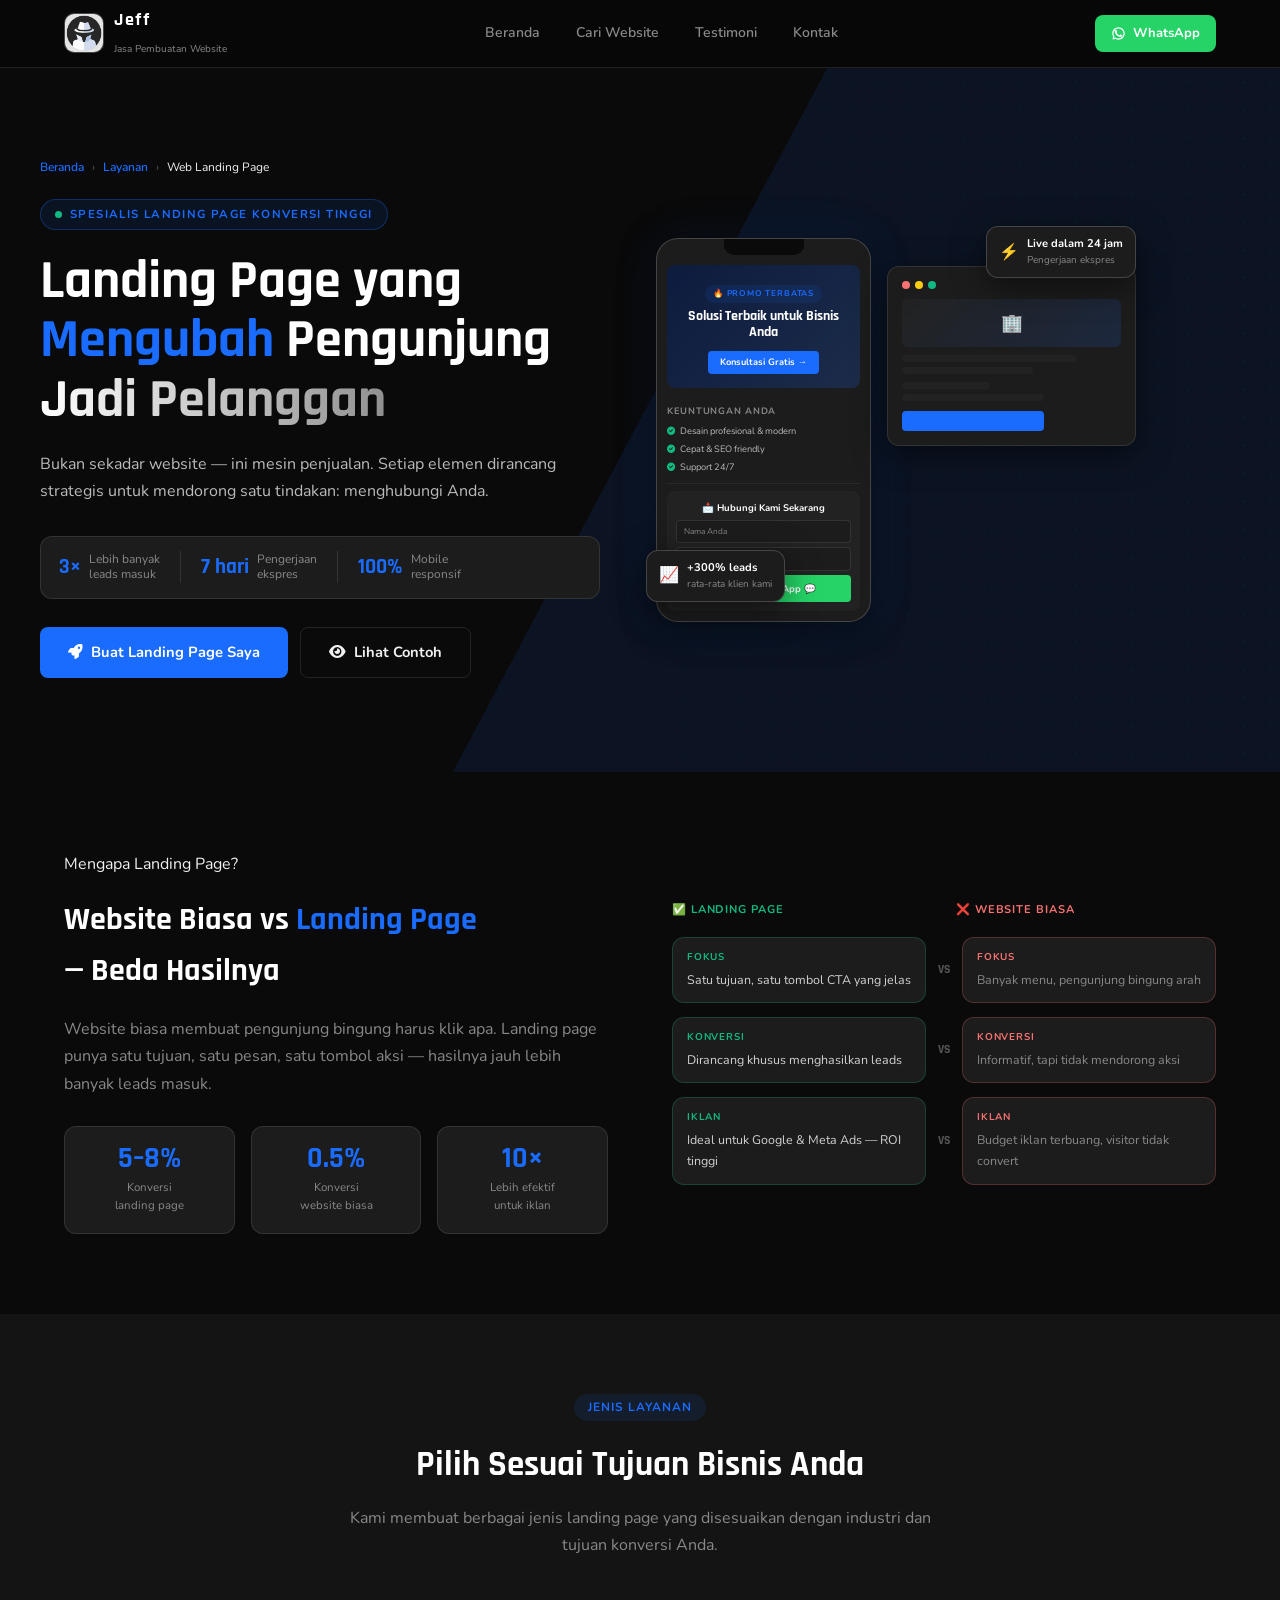
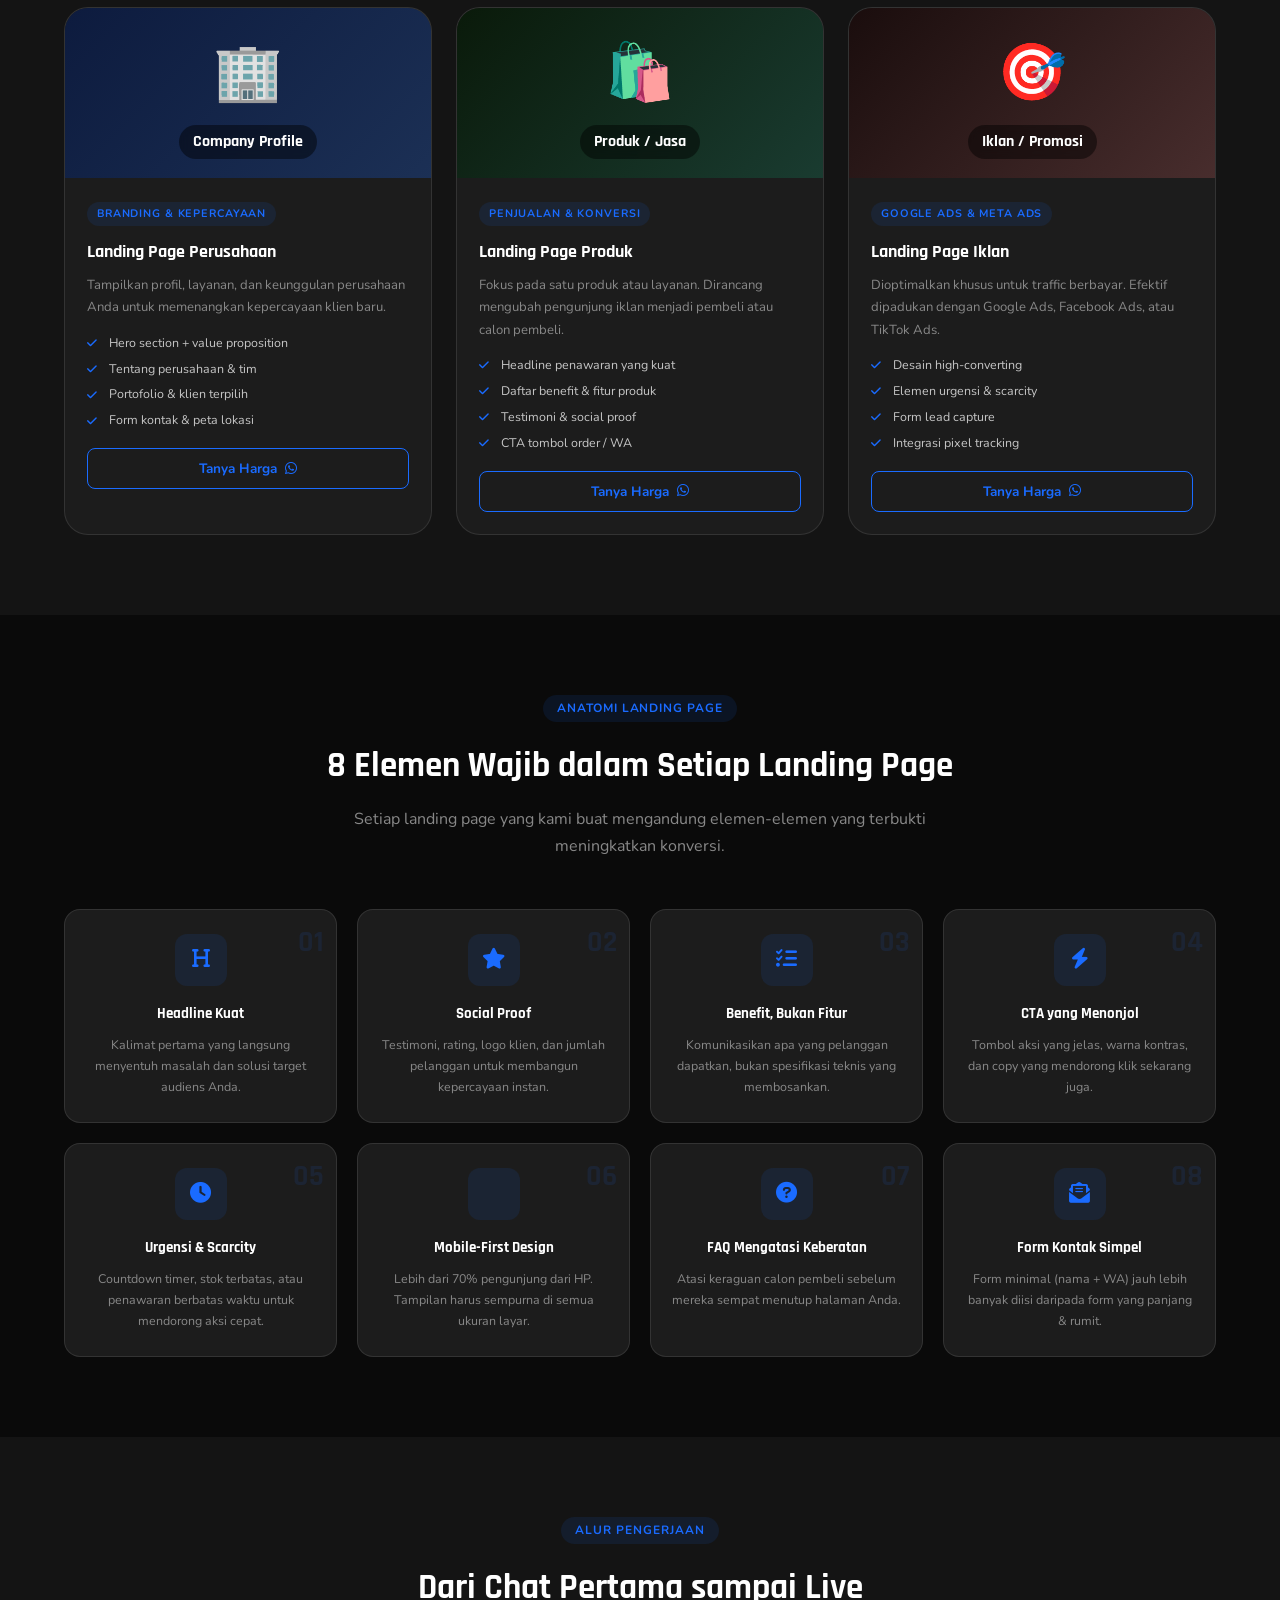
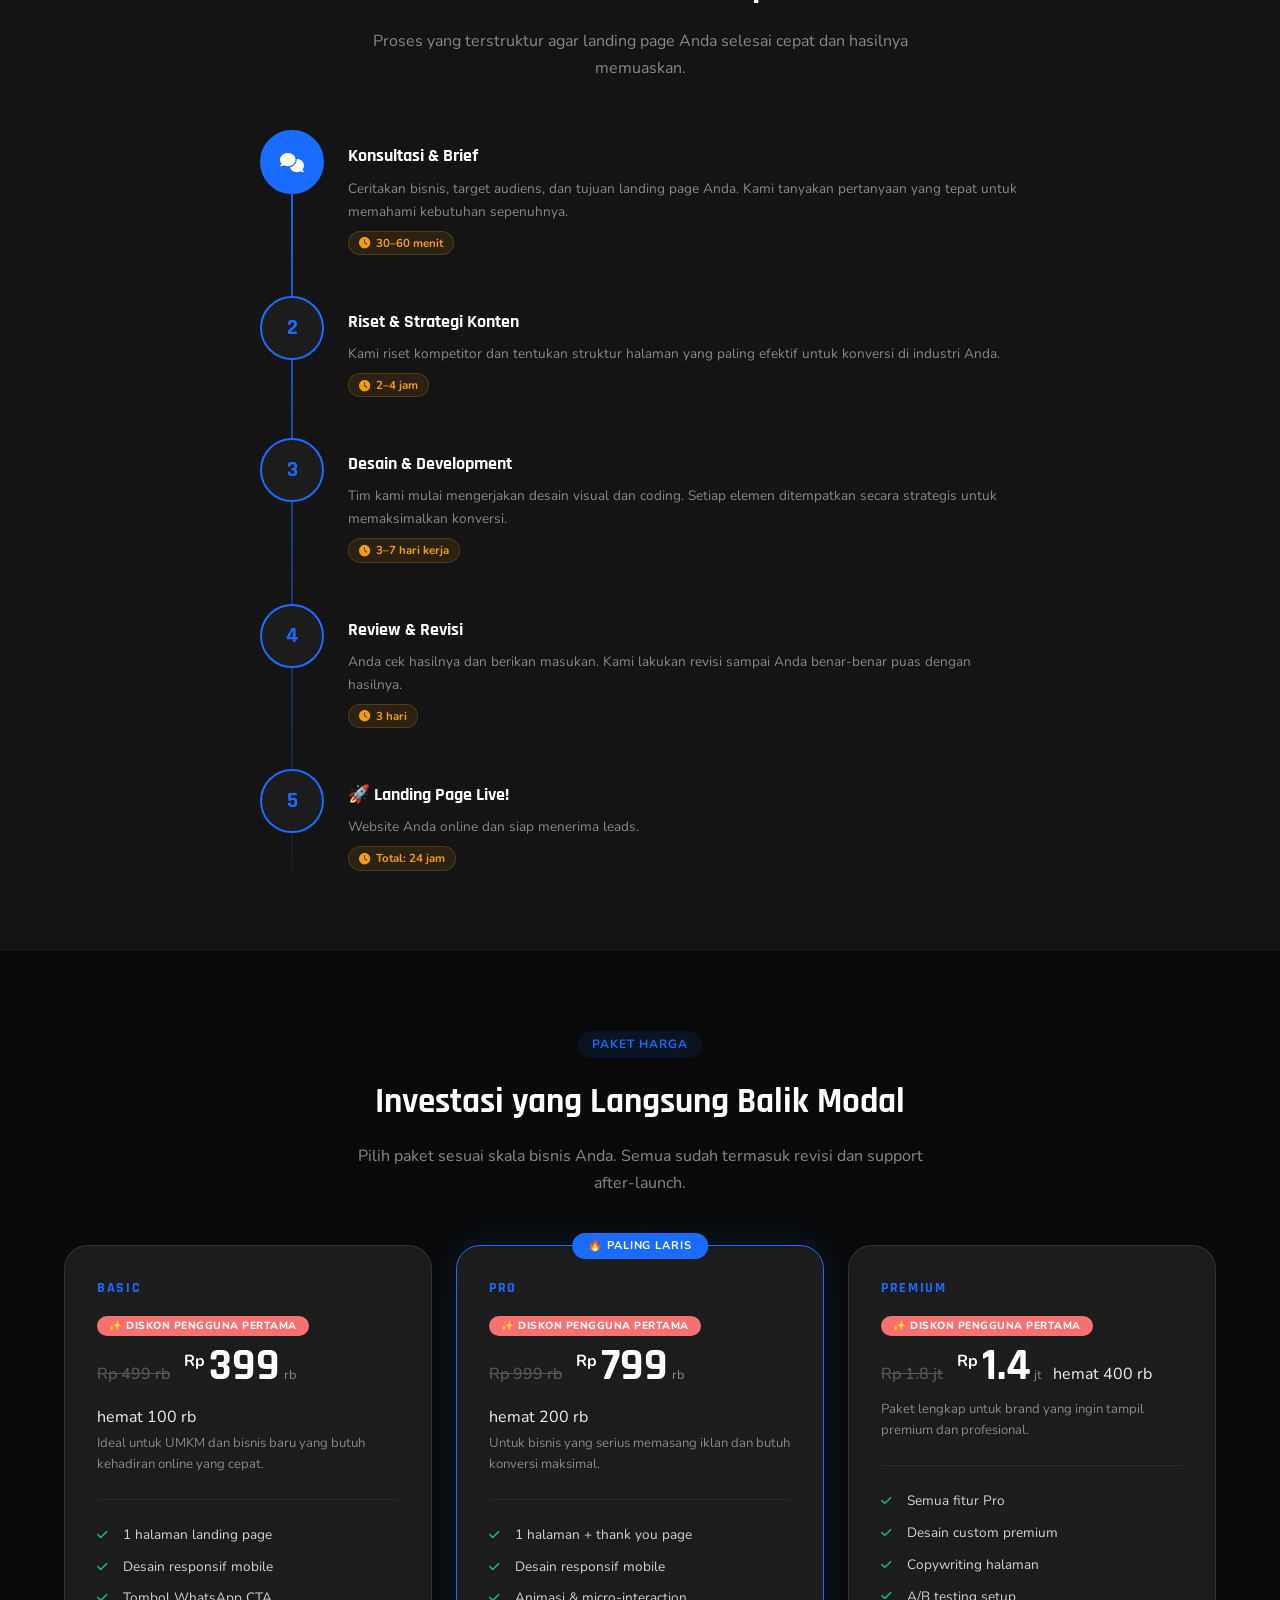
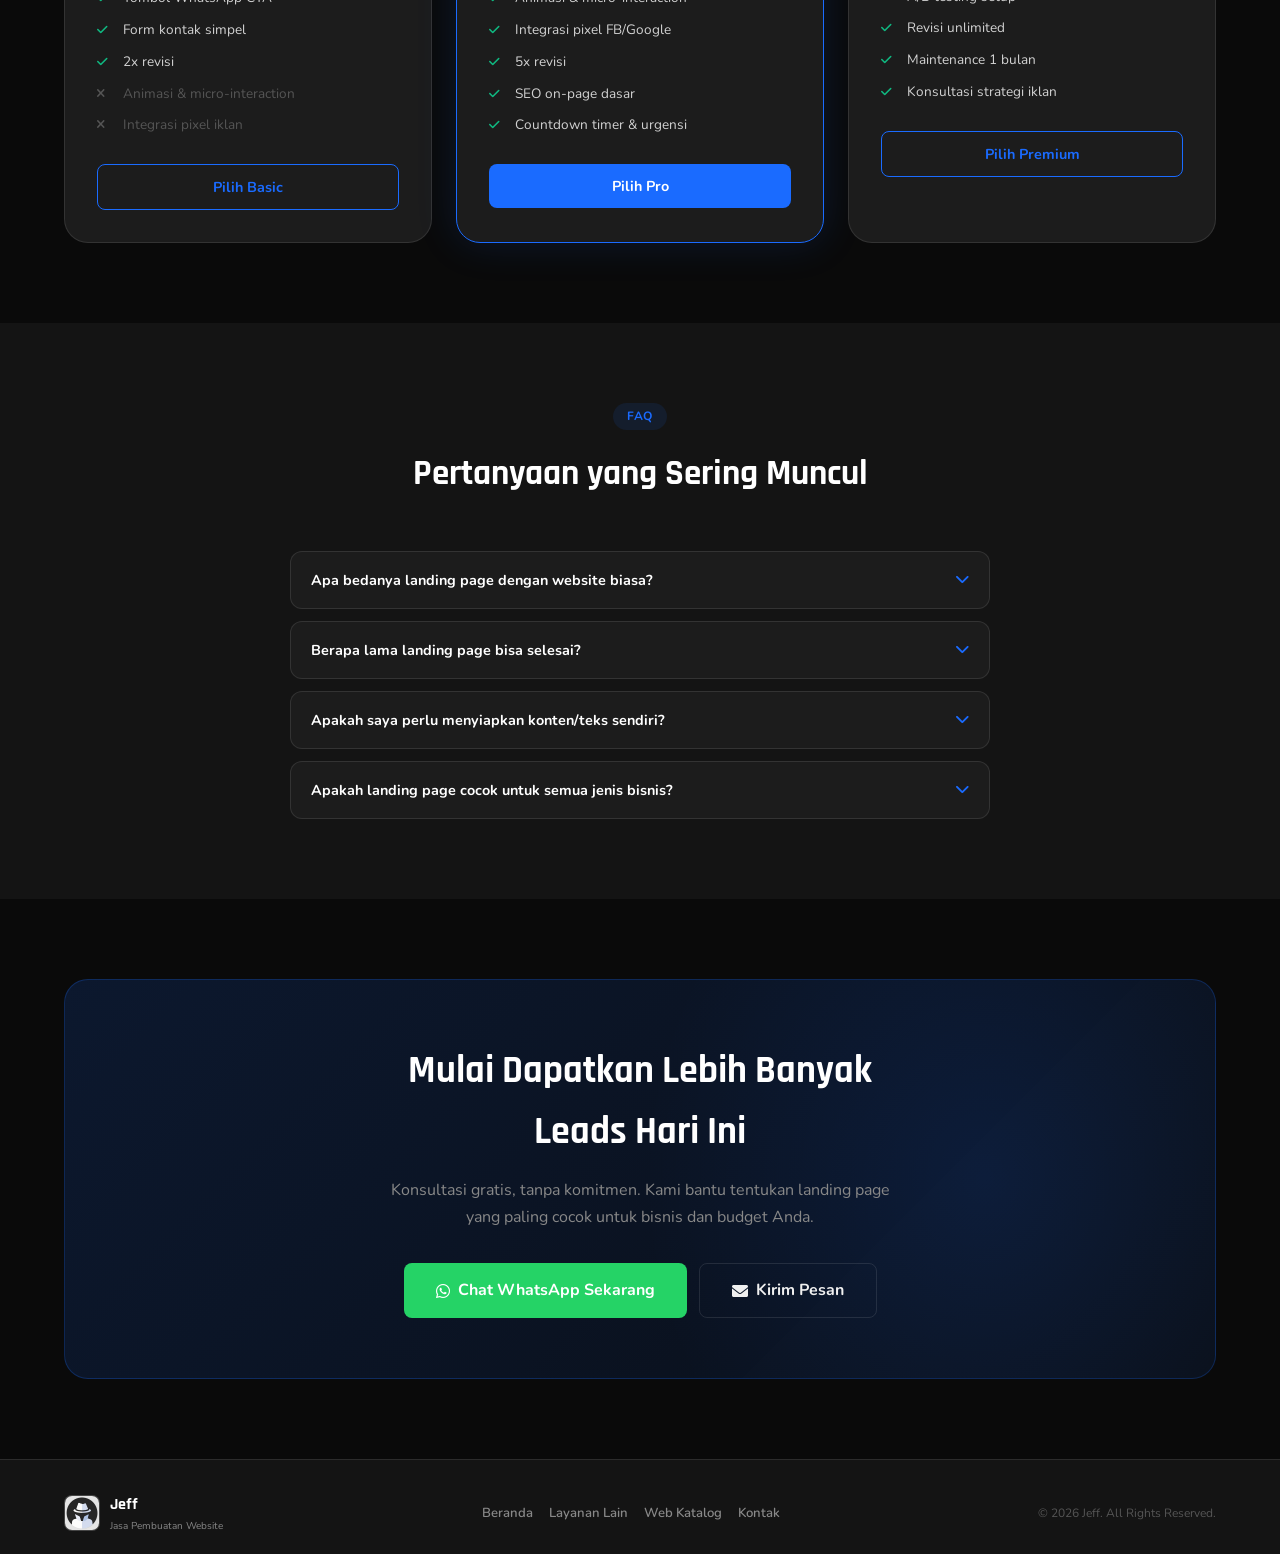
<file: web/landing-page.html>
<!DOCTYPE html>
<html lang="id">
<head>
    <meta charset="UTF-8">
    <meta name="viewport" content="width=device-width, initial-scale=1.0, maximum-scale=1.0, user-scalable=yes, viewport-fit=cover">
    <meta name="theme-color" content="#0a0a0a">
    <meta name="description" content="Jeff – Jasa Pembuatan Landing Page Profesional. Konversi pengunjung jadi pelanggan dengan landing page yang dirancang untuk menjual.">
    <title>Web Landing Page – Jeff</title>

    <link rel="preconnect" href="https://fonts.googleapis.com">
    <link rel="icon" type="image/png" href="../favicon.png">
    <link rel="preconnect" href="https://fonts.gstatic.com" crossorigin>
    <link href="https://fonts.googleapis.com/css2?family=Rajdhani:wght@400;500;600;700&family=Nunito:wght@400;500;600;700;800;900&display=swap" rel="stylesheet">
    <link rel="stylesheet" href="https://cdnjs.cloudflare.com/ajax/libs/font-awesome/6.0.0-beta3/css/all.min.css">

    <style>
        :root {
            --primary: #1A6BFF;
            --primary-dark: #1355CC;
            --primary-light: #1a6bff1a;
            --dark-bg: #0a0a0a;
            --card-bg: #141414;
            --card-bg2: #1c1c1c;
            --card-bg3: #222222;
            --text: #f0f0f0;
            --text-muted: #888888;
            --text-dim: #555555;
            --white: #FFFFFF;
            --border: rgba(255,255,255,0.1);
            --border2: rgba(255,255,255,0.18);
            --border3: rgba(255,255,255,0.06);
            --green: #10B981;
            --gold: #facc15;
            --red: #f87171;
            --orange: #F59E0B;
            --header-h: 68px;
            --radius-sm: 8px;
            --radius-md: 12px;
            --radius-lg: 16px;
            --radius-xl: 24px;
            --shadow-md: 0 4px 20px rgba(26,107,255,0.15);
            --shadow-lg: 0 8px 32px rgba(0,0,0,0.5);
            --transition-fast: all .15s cubic-bezier(0.2,0.9,0.4,1.1);
            --transition-base: all .25s ease;
        }

        *, *::before, *::after { box-sizing: border-box; margin: 0; padding: 0; }
        html { scroll-behavior: smooth; }
        body {
            font-family: 'Nunito', sans-serif;
            background: var(--dark-bg); color: var(--text);
            line-height: 1.6; overflow-x: hidden;
            -webkit-font-smoothing: antialiased;
        }
        h1,h2,h3,h4 { font-family: 'Rajdhani', sans-serif; font-weight: 700; color: var(--white); }
        p { color: var(--text-muted); line-height: 1.7; }
        a { text-decoration: none; }
        img { display: block; max-width: 100%; }
        .container { max-width: 1200px; margin: 0 auto; padding: 0 24px; }

        /* HEADER */
        header {
            position: sticky; top: 0; z-index: 100;
            background: rgba(8,8,8,0.96); backdrop-filter: blur(18px);
            border-bottom: 1px solid var(--border); height: var(--header-h);
        }
        .header-inner {
            max-width: 1200px; margin: 0 auto;
            display: flex; align-items: center; justify-content: space-between;
            padding: 0 24px; height: 100%; gap: 16px;
        }
        .logo { display: flex; align-items: center; gap: 10px; }
        .logo-icon {
            width: 40px; height: 40px; border-radius: 10px;
            overflow: hidden; background: var(--card-bg2); border: 1px solid var(--border2);
            flex-shrink: 0; display: flex; align-items: center; justify-content: center;
        }
        .logo-icon img { width: 100%; height: 100%; object-fit: cover; }
        .logo-text strong { display: block; font-family: 'Rajdhani', sans-serif; font-size: 18px; font-weight: 700; color: #fff; letter-spacing: 1.5px; }
        .logo-text span { font-size: 10px; color: var(--text-muted); }
        nav { display: flex; align-items: center; gap: 4px; }
        nav a { padding: 8px 16px; border-radius: var(--radius-sm); font-size: 14px; font-weight: 600; color: var(--text-muted); transition: var(--transition-fast); font-family: 'Nunito', sans-serif; }
        nav a:hover { color: #fff; background: rgba(255,255,255,0.06); }
        .header-ctas { display: flex; align-items: center; gap: 8px; flex-shrink: 0; }
        .btn-wa { display: flex; align-items: center; gap: 7px; padding: 8px 16px; border-radius: var(--radius-sm); background: #25d366; color: #fff; font-size: 13px; font-weight: 700; transition: var(--transition-fast); white-space: nowrap; }
        .btn-wa:hover { opacity: 0.88; transform: translateY(-1px); }
        .btn-wa svg { width: 15px; height: 15px; flex-shrink: 0; }
        .hamburger { width: 38px; height: 38px; border: 1px solid var(--border); border-radius: 8px; cursor: pointer; display: none; flex-direction: column; align-items: center; justify-content: center; gap: 5px; background: rgba(255,255,255,0.04); flex-shrink: 0; transition: background 0.15s; }
        .hamburger:hover { background: rgba(255,255,255,0.09); }
        .hamburger span { display: block; width: 18px; height: 2px; background: #fff; border-radius: 2px; transition: transform 0.28s cubic-bezier(0.65,0,0.35,1), opacity 0.2s ease, width 0.2s ease; transform-origin: center; }
        .hamburger.is-open span:nth-child(1) { transform: translateY(7px) rotate(45deg); }
        .hamburger.is-open span:nth-child(2) { opacity: 0; width: 0; }
        .hamburger.is-open span:nth-child(3) { transform: translateY(-7px) rotate(-45deg); }

        /* Mobile nav: smooth slide + fade open/close instead of an abrupt toggle */
        .mobile-nav {
            display: flex; flex-direction: column;
            position: fixed; top: var(--header-h); left: 0; right: 0;
            background: var(--dark-bg); border-bottom: 1px solid var(--border);
            padding: 8px 0 20px; z-index: 99;
            max-height: calc(100vh - var(--header-h)); overflow-y: auto;
            box-shadow: var(--shadow-lg);

            visibility: hidden;
            opacity: 0;
            transform: translateY(-12px) scale(0.99);
            transform-origin: top center;
            pointer-events: none;
            transition: opacity 0.32s cubic-bezier(0.22,1,0.36,1),
                        transform 0.32s cubic-bezier(0.22,1,0.36,1),
                        visibility 0.32s;
        }
        .mobile-nav.open {
            visibility: visible;
            opacity: 1;
            transform: translateY(0) scale(1);
            pointer-events: auto;
        }
        .mobile-nav a {
            padding: 14px 20px; font-size: 15px; font-weight: 700; color: var(--text-muted);
            border-bottom: 1px solid var(--border3); display: flex; align-items: center; gap: 12px;
            transition: background 0.15s ease, color 0.15s ease, padding-left 0.15s ease;
            opacity: 0;
            transform: translateY(-8px);
        }
        .mobile-nav.open a {
            animation: mobileNavItemIn 0.4s cubic-bezier(0.22,1,0.36,1) forwards;
        }
        .mobile-nav.open a:nth-child(1) { animation-delay: 0.04s; }
        .mobile-nav.open a:nth-child(2) { animation-delay: 0.09s; }
        .mobile-nav.open a:nth-child(3) { animation-delay: 0.14s; }
        .mobile-nav.open a:nth-child(4) { animation-delay: 0.19s; }
        @keyframes mobileNavItemIn {
            from { opacity: 0; transform: translateY(-8px); }
            to { opacity: 1; transform: translateY(0); }
        }
        .mobile-nav a:active { background: rgba(255,255,255,0.06); color: #fff; padding-left: 26px; }

        /* HERO */
        .hero-lp { position: relative; min-height: 580px; display: flex; align-items: center; padding: 90px 24px 70px; overflow: hidden; }
        .hero-bg { position: absolute; inset: 0; background: var(--dark-bg); }
        .hero-bg::before { content: ''; position: absolute; inset: 0; background: linear-gradient(118deg, #0a0a0a 50%, rgba(26,107,255,0.10) 50%); }
        .hero-bg::after { content: ''; position: absolute; right: 0; top: 0; width: 52%; height: 100%; background-image: radial-gradient(rgba(26,107,255,0.16) 1px, transparent 1px); background-size: 28px 28px; mask-image: linear-gradient(to left, rgba(0,0,0,0.5) 0%, transparent 100%); -webkit-mask-image: linear-gradient(to left, rgba(0,0,0,0.5) 0%, transparent 100%); }
        .hero-inner { max-width: 1200px; margin: 0 auto; width: 100%; display: flex; align-items: center; gap: 56px; position: relative; z-index: 2; }
        .hero-content { flex: 1; max-width: 560px; }

        .breadcrumb { display: flex; align-items: center; gap: 8px; font-size: 0.75rem; color: var(--text-muted); margin-bottom: 22px; }
        .breadcrumb a { color: var(--primary); font-weight: 600; }
        .breadcrumb span { color: var(--text-dim); }

        .hero-eyebrow { display: inline-flex; align-items: center; gap: 8px; font-size: 0.72rem; font-weight: 700; text-transform: uppercase; letter-spacing: 0.12em; color: var(--primary); background: var(--primary-light); border: 1px solid rgba(26,107,255,0.3); padding: 5px 14px; border-radius: 100px; margin-bottom: 22px; }
        .live-dot { width: 7px; height: 7px; border-radius: 50%; background: var(--green); box-shadow: 0 0 0 0 rgba(16,185,129,0.5); animation: pulse-green 1.5s infinite; }
        @keyframes pulse-green { 0% { box-shadow: 0 0 0 0 rgba(16,185,129,0.5); } 70% { box-shadow: 0 0 0 7px rgba(16,185,129,0); } 100% { box-shadow: 0 0 0 0 rgba(16,185,129,0); } }

        .hero-content h1 { font-size: clamp(2rem, 5vw, 3.4rem); line-height: 1.1; margin-bottom: 20px; color: #fff; }
        .hero-content h1 span { color: var(--primary); }
        .hero-content h1 em { font-style: normal; background: linear-gradient(90deg, #fff, rgba(255,255,255,0.55)); -webkit-background-clip: text; -webkit-text-fill-color: transparent; background-clip: text; }
        .hero-content > p { font-size: 1rem; color: rgba(255,255,255,0.72); margin-bottom: 30px; }

        .proof-bar { display: flex; align-items: center; gap: 20px; background: var(--card-bg2); border: 1px solid var(--border); border-radius: var(--radius-md); padding: 14px 18px; margin-bottom: 28px; flex-wrap: wrap; }
        .proof-item { display: flex; align-items: center; gap: 8px; }
        .proof-item .num { font-family: 'Rajdhani', sans-serif; font-size: 1.3rem; font-weight: 700; color: var(--primary); }
        .proof-item .lbl { font-size: 0.75rem; color: var(--text-muted); line-height: 1.3; }
        .proof-divider { width: 1px; height: 32px; background: var(--border); flex-shrink: 0; }

        .hero-cta-group { display: flex; gap: 12px; flex-wrap: wrap; margin-bottom: 24px; }
        .btn-primary { display: inline-flex; align-items: center; gap: 8px; padding: 13px 28px; background: var(--primary); color: #fff; border: none; border-radius: var(--radius-sm); font-weight: 700; font-size: 0.92rem; cursor: pointer; transition: var(--transition-fast); font-family: 'Nunito', sans-serif; }
        .btn-primary:hover { background: var(--primary-dark); transform: translateY(-2px); box-shadow: var(--shadow-md); }
        .btn-secondary { display: inline-flex; align-items: center; gap: 8px; padding: 13px 28px; background: transparent; color: var(--text); border: 1.5px solid var(--border); border-radius: var(--radius-sm); font-weight: 700; font-size: 0.92rem; cursor: pointer; transition: var(--transition-fast); font-family: 'Nunito', sans-serif; }
        .btn-secondary:hover { border-color: var(--primary); color: var(--primary); transform: translateY(-2px); }

        .hero-guarantee { display: flex; align-items: center; gap: 10px; font-size: 0.8rem; color: var(--text-muted); }
        .hero-guarantee i { color: var(--green); }

        /* Phone mockup */
        .hero-visual { flex: 1; max-width: 480px; display: flex; align-items: flex-start; justify-content: center; gap: 16px; position: relative; }
        .lp-float-badge { position: absolute; background: var(--card-bg2); border: 1px solid var(--border2); border-radius: var(--radius-md); padding: 8px 12px; display: flex; align-items: center; gap: 8px; box-shadow: var(--shadow-lg); z-index: 10; }
        .lp-float-badge .bi { font-size: 1rem; }
        .lp-float-badge .bt { font-size: 0.7rem; font-weight: 700; color: #fff; white-space: nowrap; }
        .lp-float-badge .bs { font-size: 0.62rem; color: var(--text-muted); white-space: nowrap; }
        .badge-tl { top: -12px; right: 0; }
        .badge-bl { bottom: 20px; left: -10px; }

        .lp-phone { background: var(--card-bg2); border: 1.5px solid var(--border2); border-radius: 22px; overflow: hidden; width: 215px; flex-shrink: 0; box-shadow: var(--shadow-lg), 0 0 50px rgba(26,107,255,0.1); }
        .phone-notch { width: 80px; height: 16px; background: var(--dark-bg); border-radius: 0 0 10px 10px; margin: 0 auto; }
        .phone-screen { padding: 10px; }
        .ps-hero { background: linear-gradient(135deg, #0d1b3e, rgba(26,107,255,0.2)); border-radius: var(--radius-sm); padding: 14px 10px; text-align: center; margin-bottom: 8px; }
        .ps-tag { font-size: 0.52rem; font-weight: 700; text-transform: uppercase; letter-spacing: 0.1em; color: var(--primary); background: var(--primary-light); border-radius: 100px; padding: 2px 8px; display: inline-block; margin-bottom: 5px; }
        .ps-title { font-family: 'Rajdhani', sans-serif; font-size: 0.85rem; font-weight: 700; color: #fff; line-height: 1.2; margin-bottom: 8px; }
        .ps-btn { display: inline-block; background: var(--primary); color: #fff; font-size: 0.58rem; font-weight: 700; padding: 4px 12px; border-radius: 4px; }
        .ps-section { padding: 8px 0; border-bottom: 1px solid var(--border3); margin-bottom: 7px; }
        .ps-section-lbl { font-size: 0.58rem; font-weight: 700; color: var(--text-muted); text-transform: uppercase; letter-spacing: 0.08em; margin-bottom: 5px; }
        .ps-benefits { display: flex; flex-direction: column; gap: 3px; }
        .ps-benefit { display: flex; align-items: center; gap: 5px; font-size: 0.58rem; color: rgba(255,255,255,0.7); }
        .ps-benefit i { color: var(--green); font-size: 0.52rem; }
        .ps-form { background: var(--card-bg3); border-radius: var(--radius-sm); padding: 9px; }
        .ps-form-title { font-size: 0.6rem; font-weight: 700; color: #fff; margin-bottom: 5px; text-align: center; }
        .ps-input { width: 100%; background: var(--card-bg2); border: 1px solid var(--border); border-radius: 4px; padding: 4px 7px; font-size: 0.52rem; color: var(--text-muted); margin-bottom: 4px; display: block; }
        .ps-submit { width: 100%; background: #25d366; color: #fff; border: none; border-radius: 4px; padding: 6px; font-size: 0.6rem; font-weight: 700; text-align: center; display: block; }

        .lp-desktop-panel { flex: 1; background: var(--card-bg2); border: 1px solid var(--border); border-radius: var(--radius-md); padding: 14px; box-shadow: var(--shadow-lg); margin-top: 28px; }
        .lp-desktop-bar { display: flex; gap: 5px; margin-bottom: 10px; }
        .lp-desktop-dot { width: 8px; height: 8px; border-radius: 50%; }
        .dp-img { height: 48px; background: linear-gradient(135deg, var(--card-bg3), rgba(26,107,255,0.15)); border-radius: 6px; margin-bottom: 8px; display: flex; align-items: center; justify-content: center; font-size: 1.1rem; }
        .dp-row { height: 7px; background: var(--card-bg3); border-radius: 4px; margin-bottom: 5px; }
        .dp-btn { height: 20px; background: var(--primary); border-radius: 4px; margin-top: 10px; width: 65%; }

        /* SECTION HEADING */
        .section-heading { text-align: center; margin-bottom: 48px; }
        .section-heading .badge { display: inline-block; font-size: 0.75rem; font-weight: 700; text-transform: uppercase; letter-spacing: 0.08em; color: var(--primary); background: var(--primary-light); padding: 4px 14px; border-radius: 100px; margin-bottom: 16px; }
        .section-heading h2 { margin-bottom: 12px; font-size: clamp(1.5rem, 4vw, 2.2rem); }
        .section-heading p { max-width: 600px; margin: 0 auto; }

        /* KENAPA */
        .kenapa { padding: 80px 0; background: var(--dark-bg); }
        .kenapa-inner { display: grid; grid-template-columns: 1fr 1fr; gap: 64px; align-items: center; }
        .kenapa-text h2 { font-size: clamp(1.5rem, 3.5vw, 2rem); margin-bottom: 20px; }
        .kenapa-text h2 span { color: var(--primary); }
        .kenapa-text p { margin-bottom: 28px; }
        .kenapa-stat-row { display: flex; gap: 16px; flex-wrap: wrap; }
        .kenapa-stat { text-align: center; background: var(--card-bg2); border: 1px solid var(--border); border-radius: var(--radius-md); padding: 18px 20px; flex: 1; min-width: 100px; }
        .kenapa-stat .num { font-family: 'Rajdhani', sans-serif; font-size: 1.8rem; font-weight: 700; color: var(--primary); line-height: 1; }
        .kenapa-stat .lbl { font-size: 0.72rem; color: var(--text-muted); margin-top: 4px; }

        .kenapa-vs { display: flex; flex-direction: column; gap: 14px; }
        .vs-header-row { display: grid; grid-template-columns: 1fr auto 1fr; gap: 12px; margin-bottom: 4px; }
        .vs-header-lbl { font-size: 0.7rem; font-weight: 700; text-transform: uppercase; letter-spacing: 0.08em; }
        .vs-header-lbl.green { color: var(--green); }
        .vs-header-lbl.red { color: var(--red); }
        .vs-row { display: grid; grid-template-columns: 1fr auto 1fr; gap: 12px; align-items: center; }
        .vs-item { background: var(--card-bg2); border: 1px solid var(--border3); border-radius: var(--radius-md); padding: 12px 14px; font-size: 0.82rem; }
        .vs-item.good { border-color: rgba(16,185,129,0.25); }
        .vs-item.bad { border-color: rgba(248,113,113,0.25); }
        .vs-item .vs-lbl { font-size: 0.62rem; font-weight: 700; text-transform: uppercase; letter-spacing: 0.08em; margin-bottom: 3px; }
        .vs-item.good .vs-lbl { color: var(--green); }
        .vs-item.bad .vs-lbl { color: var(--red); }
        .vs-item p { font-size: 0.78rem; margin: 0; }
        .vs-item.good p { color: rgba(255,255,255,0.8); }
        .vs-item.bad p { color: var(--text-muted); }
        .vs-mid { font-family: 'Rajdhani', sans-serif; font-size: 0.78rem; font-weight: 700; color: var(--text-dim); text-align: center; white-space: nowrap; }

        /* JENIS */
        .jenis { padding: 80px 0; background: var(--card-bg); }
        .jenis-grid { display: grid; grid-template-columns: repeat(3, 1fr); gap: 24px; }
        .jenis-card { background: var(--card-bg2); border: 1px solid var(--border); border-radius: var(--radius-xl); overflow: hidden; transition: var(--transition-base); }
        .jenis-card:hover { transform: translateY(-6px); border-color: rgba(26,107,255,0.4); box-shadow: var(--shadow-md); }
        .jenis-thumb { height: 170px; display: flex; align-items: center; justify-content: center; position: relative; overflow: hidden; }
        .jenis-emoji { font-size: 3.5rem; display: block; margin-bottom: 8px; text-align: center; }
        .jenis-thumb-lbl { font-family: 'Rajdhani', sans-serif; font-size: 1rem; font-weight: 700; color: #fff; background: rgba(0,0,0,0.45); backdrop-filter: blur(4px); padding: 4px 14px; border-radius: 100px; display: inline-block; }
        .jenis-body { padding: 22px; }
        .jenis-tag { font-size: 0.68rem; font-weight: 700; text-transform: uppercase; letter-spacing: 0.08em; color: var(--primary); background: var(--primary-light); padding: 3px 10px; border-radius: 100px; display: inline-block; margin-bottom: 12px; }
        .jenis-body h3 { font-size: 1.1rem; margin-bottom: 8px; }
        .jenis-body p { font-size: 0.82rem; margin-bottom: 14px; }
        .jenis-features { display: flex; flex-direction: column; gap: 6px; margin-bottom: 18px; }
        .jenis-feature { display: flex; align-items: center; gap: 8px; font-size: 0.78rem; color: rgba(255,255,255,0.75); }
        .jenis-feature i { color: var(--primary); font-size: 0.7rem; width: 14px; }
        .jenis-cta { display: flex; align-items: center; justify-content: center; gap: 8px; width: 100%; padding: 10px; border-radius: var(--radius-sm); background: transparent; border: 1.5px solid var(--primary); color: var(--primary); font-weight: 700; font-size: 0.85rem; cursor: pointer; font-family: 'Nunito', sans-serif; transition: var(--transition-fast); }
        .jenis-cta:hover { background: var(--primary); color: #fff; }

        /* ELEMEN */
        .elemen { padding: 80px 0; background: var(--dark-bg); }
        .elemen-grid { display: grid; grid-template-columns: repeat(4, 1fr); gap: 20px; }
        .elemen-card { background: var(--card-bg2); border: 1px solid var(--border); border-radius: var(--radius-lg); padding: 24px 20px; text-align: center; transition: var(--transition-base); position: relative; overflow: hidden; }
        .elemen-card::after { content: ''; position: absolute; bottom: 0; left: 0; right: 0; height: 3px; background: var(--primary); opacity: 0; transition: opacity 0.3s; }
        .elemen-card:hover { border-color: rgba(26,107,255,0.35); transform: translateY(-4px); }
        .elemen-card:hover::after { opacity: 1; }
        .elemen-icon { width: 52px; height: 52px; border-radius: var(--radius-md); background: var(--primary-light); color: var(--primary); display: flex; align-items: center; justify-content: center; font-size: 1.3rem; margin: 0 auto 16px; overflow: hidden; }
        .elemen-icon img { width: 100%; height: 100%; object-fit: cover; border-radius: var(--radius-md); }
        .elemen-card h3 { font-size: 0.95rem; margin-bottom: 8px; }
        .elemen-card p { font-size: 0.78rem; }
        .elemen-num { position: absolute; top: 10px; right: 12px; font-family: 'Rajdhani', sans-serif; font-size: 1.8rem; font-weight: 700; color: rgba(26,107,255,0.1); }

        /* PROSES */
        .proses { padding: 80px 0; background: var(--card-bg); }
        .proses-timeline { max-width: 760px; margin: 0 auto; position: relative; }
        .proses-timeline::before { content: ''; position: absolute; left: 31px; top: 0; bottom: 0; width: 2px; background: linear-gradient(to bottom, var(--primary), rgba(26,107,255,0.08)); }
        .proses-item { display: flex; gap: 24px; margin-bottom: 40px; position: relative; }
        .proses-item:last-child { margin-bottom: 0; }
        .proses-num { width: 64px; height: 64px; border-radius: 50%; flex-shrink: 0; background: var(--card-bg2); border: 2px solid var(--primary); display: flex; align-items: center; justify-content: center; font-family: 'Rajdhani', sans-serif; font-size: 1.4rem; font-weight: 700; color: var(--primary); position: relative; z-index: 2; }
        .proses-num.done { background: var(--primary); color: #fff; }
        .proses-body { padding-top: 12px; flex: 1; }
        .proses-body h3 { font-size: 1.1rem; margin-bottom: 6px; }
        .proses-body p { font-size: 0.85rem; }
        .proses-duration { display: inline-flex; align-items: center; gap: 5px; font-size: 0.72rem; font-weight: 700; color: var(--orange); background: rgba(245,158,11,0.1); border: 1px solid rgba(245,158,11,0.2); padding: 2px 10px; border-radius: 100px; margin-top: 8px; }

        /* HARGA */
        .harga { padding: 80px 0; background: var(--dark-bg); }
        .harga-grid { display: grid; grid-template-columns: repeat(3, 1fr); gap: 24px; }
        .harga-card { background: var(--card-bg2); border: 1px solid var(--border); border-radius: var(--radius-xl); padding: 32px; transition: var(--transition-base); position: relative; }
        .harga-card.popular { border-color: var(--primary); box-shadow: 0 0 40px rgba(26,107,255,0.15); }
        .popular-badge { position: absolute; top: -13px; left: 50%; transform: translateX(-50%); background: var(--primary); color: #fff; font-size: 0.7rem; font-weight: 700; text-transform: uppercase; letter-spacing: 0.08em; padding: 4px 16px; border-radius: 100px; white-space: nowrap; }
        .harga-card:hover:not(.popular) { border-color: rgba(26,107,255,0.4); transform: translateY(-4px); }
        .harga-card.popular:hover { transform: translateY(-4px); }
        .harga-paket-name { font-family: 'Rajdhani', sans-serif; font-size: 0.85rem; font-weight: 700; text-transform: uppercase; letter-spacing: 0.12em; color: var(--primary); margin-bottom: 12px; }
        .harga-price { margin-bottom: 8px; }
        .harga-price .currency { font-size: 1rem; color: var(--white); font-weight: 700; vertical-align: top; line-height: 2.2; }
        .harga-price .amount { font-family: 'Rajdhani', sans-serif; font-size: 2.8rem; font-weight: 700; color: var(--white); line-height: 1; }
        .harga-price .period { font-size: 0.8rem; color: var(--text-muted); }
        .harga-desc { font-size: 0.82rem; color: var(--text-muted); margin-bottom: 24px; padding-bottom: 24px; border-bottom: 1px solid var(--border3); }
        .harga-fitur-list { list-style: none; display: flex; flex-direction: column; gap: 10px; margin-bottom: 28px; }
        .harga-fitur-list li { display: flex; align-items: center; gap: 10px; font-size: 0.85rem; color: rgba(255,255,255,0.8); }
        .harga-fitur-list li i { color: var(--green); font-size: 0.75rem; width: 16px; }
        .harga-fitur-list li.muted { color: var(--text-dim); }
        .harga-fitur-list li.muted i { color: var(--text-dim); }
        .harga-btn { display: flex; align-items: center; justify-content: center; gap: 8px; width: 100%; padding: 12px; border-radius: var(--radius-sm); font-weight: 700; font-size: 0.9rem; cursor: pointer; font-family: 'Nunito', sans-serif; transition: var(--transition-fast); border: none; }
        .harga-btn-outline { background: transparent; color: var(--primary); border: 1.5px solid var(--primary); }
        .harga-btn-outline:hover { background: var(--primary); color: #fff; }
        .harga-btn-fill { background: var(--primary); color: #fff; }
        .harga-btn-fill:hover { background: var(--primary-dark); transform: translateY(-2px); box-shadow: var(--shadow-md); }

        /* ---------- NEW: Discount badge & strikethrough ---------- */
        .harga-discount-tag {
            display: inline-block;
            background: var(--red);
            color: #fff;
            font-size: 0.65rem;
            font-weight: 800;
            text-transform: uppercase;
            letter-spacing: 0.05em;
            padding: 2px 12px;
            border-radius: 100px;
            margin-top: 4px;
            margin-bottom: 8px;
        }

        .harga-price-wrapper {
            display: flex;
            flex-wrap: wrap;
            align-items: baseline;
            gap: 8px 12px;
            margin-bottom: 2px;
        }

        .harga-price-original {
            font-size: 1rem;
            color: var(--text-dim);
            text-decoration: line-through;
            font-weight: 600;
            margin-right: 2px;
        }

        /* make sure the main price still looks clean */
        .harga-price .amount {
            font-family: 'Rajdhani', sans-serif;
            font-size: 2.8rem;
            font-weight: 700;
            color: var(--white);
            line-height: 1;
        }

        .harga-price .currency {
            font-size: 1rem;
            color: var(--white);
            font-weight: 700;
            vertical-align: top;
            line-height: 2.2;
        }

        .harga-price .period {
            font-size: 0.8rem;
            color: var(--text-muted);
        }

        .harga-price .discount-badge-inline {
            display: inline-block;
            background: var(--red);
            color: #fff;
            font-size: 0.6rem;
            font-weight: 800;
            padding: 2px 10px;
            border-radius: 100px;
            letter-spacing: 0.02em;
            margin-left: 4px;
        }

        /* ---- Responsive ---- */

        /* FAQ */
        .faq { padding: 80px 0; background: var(--card-bg); }
        .faq-list { max-width: 700px; margin: 0 auto; display: flex; flex-direction: column; gap: 12px; }
        .faq-item { background: var(--card-bg2); border: 1px solid var(--border); border-radius: var(--radius-md); overflow: hidden; }
        .faq-question { width: 100%; padding: 18px 20px; background: none; border: none; cursor: pointer; display: flex; align-items: center; justify-content: space-between; gap: 16px; font-family: 'Nunito', sans-serif; font-size: 0.9rem; font-weight: 700; color: #fff; text-align: left; }
        .faq-question i { color: var(--primary); transition: transform 0.3s; flex-shrink: 0; }
        .faq-item.open .faq-question i { transform: rotate(180deg); }
        .faq-answer { max-height: 0; overflow: hidden; transition: max-height 0.35s ease, padding 0.3s; }
        .faq-item.open .faq-answer { max-height: 200px; padding: 0 20px 18px; }
        .faq-answer p { font-size: 0.85rem; }

        /* CTA */
        .cta-banner { padding: 80px 0; background: var(--dark-bg); }
        .cta-inner { background: linear-gradient(135deg, rgba(26,107,255,0.15) 0%, rgba(19,85,204,0.08) 100%); border: 1px solid rgba(26,107,255,0.25); border-radius: var(--radius-xl); padding: 60px 40px; text-align: center; position: relative; overflow: hidden; }
        .cta-inner::before { content: ''; position: absolute; top: -50%; right: -10%; width: 60%; height: 200%; background: radial-gradient(ellipse, rgba(26,107,255,0.12) 0%, transparent 70%); pointer-events: none; }
        .cta-inner h2 { font-size: clamp(1.6rem, 4vw, 2.4rem); margin-bottom: 14px; position: relative; }
        .cta-inner p { margin-bottom: 32px; max-width: 520px; margin-left: auto; margin-right: auto; position: relative; }
        .cta-btns { display: flex; gap: 12px; justify-content: center; flex-wrap: wrap; position: relative; }

        /* Tombol "Chat WhatsApp Sekarang" — hijau khas WhatsApp */
        .btn-wa-cta {
            display: inline-flex; align-items: center; gap: 8px;
            padding: 14px 32px; font-size: 1rem;
            background: #25d366; color: #fff; border: none;
            border-radius: var(--radius-sm); font-weight: 700;
            font-family: 'Nunito', sans-serif; cursor: pointer;
            transition: var(--transition-fast);
        }
        .btn-wa-cta:hover {
            background: #1ebe5b;
            transform: translateY(-2px);
            box-shadow: 0 4px 20px rgba(37,211,102,0.3);
        }

        /* FOOTER */
        footer { background: var(--card-bg); border-top: 1px solid var(--border); padding: 32px 0 20px; }
        .footer-slim { max-width: 1200px; margin: 0 auto; padding: 0 24px; display: flex; align-items: center; justify-content: space-between; flex-wrap: wrap; gap: 16px; }
        .footer-slim-logo { display: flex; align-items: center; gap: 10px; }
        .footer-slim-logo strong { font-family: 'Rajdhani', sans-serif; font-size: 16px; font-weight: 700; color: #fff; }
        .footer-slim-links { display: flex; gap: 16px; flex-wrap: wrap; }
        .footer-slim-links a { font-size: 0.82rem; color: var(--text-muted); font-weight: 600; transition: color 0.15s; }
        .footer-slim-links a:hover { color: var(--primary); }
        .footer-copy { font-size: 0.75rem; color: var(--text-dim); }

        /* ANIMATION */
        .fade-up { opacity: 0; transform: translateY(30px); transition: opacity 0.6s ease, transform 0.6s ease; }
        .fade-up.visible { opacity: 1; transform: translateY(0); }
        ::-webkit-scrollbar { width: 6px; }
        ::-webkit-scrollbar-track { background: var(--dark-bg); }
        ::-webkit-scrollbar-thumb { background: var(--primary); border-radius: 3px; }

        /* RESPONSIVE */
        @media (max-width: 1024px) {
            .kenapa-inner { grid-template-columns: 1fr; gap: 40px; }
            .jenis-grid { grid-template-columns: repeat(2, 1fr); }
            .elemen-grid { grid-template-columns: repeat(2, 1fr); }
            .harga-grid { grid-template-columns: 1fr; max-width: 400px; margin: 0 auto; }
        }
        @media (max-width: 768px) {
            :root { --header-h: 60px; }
            nav { display: none; }
            .hamburger { display: flex; }
            .btn-wa span { display: none; }
            .btn-wa { padding: 8px 12px; }
            .hero-inner { flex-direction: column; }
            .hero-content { max-width: 100%; text-align: center; }
            .hero-cta-group { justify-content: center; }
            .hero-guarantee { justify-content: center; }
            .proof-bar { justify-content: center; }
            .hero-visual { width: 100%; max-width: 100%; }
            .jenis-grid { grid-template-columns: 1fr; }
            .elemen-grid { grid-template-columns: repeat(2, 1fr); }
            .cta-inner { padding: 36px 20px; }

            /* FOOTER MOBILE - dirapikan, terpusat */
            footer { padding: 28px 0 20px; }
            .footer-slim { flex-direction: column; text-align: center; gap: 18px; }
            .footer-slim-logo { justify-content: center; }
            .footer-slim-links { justify-content: center; gap: 14px 18px; }
            .footer-copy { order: 3; }
        }
        @media (max-width: 480px) {
            .container { padding: 0 16px; }
            .hero-lp { padding: 50px 16px 40px; }
            .elemen-grid { grid-template-columns: 1fr; }
            .lp-desktop-panel { display: none; }

            .footer-slim-links { flex-direction: column; align-items: center; gap: 10px; }
        }
    </style>
</head>
<body>

<!-- HEADER -->
<header>
    <div class="header-inner">
        <a href="../index.html" class="logo">
            <div class="logo-icon">
                <img src="../images/logo.jpg" alt="Jeff" onerror="this.parentElement.style.background='#1A6BFF'; this.style.display='none';">
            </div>
            <div class="logo-text">
                <strong>Jeff</strong>
                <span>Jasa Pembuatan Website</span>
            </div>
        </a>
        <nav>
            <a href="../index.html#beranda">Beranda</a>
            <a href="../index.html#promo">Cari Website</a>
            <a href="../index.html#testimoni">Testimoni</a>
            <a href="../index.html#kontak">Kontak</a>
        </nav>
        <div class="header-ctas">
            <a href="https://wa.me/6285779853512?text=Halo+Jeff,+saya+tertarik+dengan+Landing+Page" class="btn-wa" target="_blank">
                <svg viewBox="0 0 24 24" fill="currentColor">
                    <path d="M17.472 14.382c-.297-.149-1.758-.867-2.03-.967-.273-.099-.471-.148-.67.15-.197.297-.767.966-.94 1.164-.173.199-.347.223-.644.075-.297-.15-1.255-.463-2.39-1.475-.883-.788-1.48-1.761-1.653-2.059-.173-.297-.018-.458.13-.606.134-.133.298-.347.446-.52.149-.174.198-.298.298-.497.099-.198.05-.371-.025-.52-.075-.149-.669-1.612-.916-2.207-.242-.579-.487-.5-.669-.51-.173-.008-.371-.01-.57-.01-.198 0-.52.074-.792.372-.272.297-1.04 1.016-1.04 2.479 0 1.462 1.065 2.875 1.213 3.074.149.198 2.096 3.2 5.077 4.487.709.306 1.262.489 1.694.625.712.227 1.36.195 1.871.118.571-.085 1.758-.719 2.006-1.413.248-.694.248-1.289.173-1.413-.074-.124-.272-.198-.57-.347z"/>
                    <path d="M12 2C6.477 2 2 6.477 2 12c0 1.89.525 3.66 1.438 5.168L2.546 20.2a1 1 0 001.254 1.254l3.032-.892A9.953 9.953 0 0012 22c5.523 0 10-4.477 10-10S17.523 2 12 2zm0 18c-1.67 0-3.23-.46-4.57-1.26l-.33-.19-2.19.64.65-2.13-.21-.34A8 8 0 0112 4a8 8 0 010 16z"/>
                </svg>
                <span>WhatsApp</span>
            </a>
            <div class="hamburger" onclick="toggleMenu()"><span></span><span></span><span></span></div>
        </div>
    </div>
</header>
<div class="mobile-nav" id="mobileNav">
    <a href="../index.html#beranda" onclick="closeMenu()">Beranda</a>
    <a href="../index.html#promo" onclick="closeMenu()">Cari Website</a>
    <a href="../index.html#testimoni" onclick="closeMenu()">Testimoni</a>
    <a href="../index.html#kontak" onclick="closeMenu()">Kontak</a>
</div>

<!-- HERO -->
<section class="hero-lp">
    <div class="hero-bg"></div>
    <div class="hero-inner">
        <div class="hero-content fade-up">
            <div class="breadcrumb">
                <a href="../index.html">Beranda</a><span>›</span>
                <a href="../index.html#promo">Layanan</a><span>›</span>
                <span style="color:var(--text);">Web Landing Page</span>
            </div>
            <div class="hero-eyebrow"><span class="live-dot"></span> Spesialis Landing Page Konversi Tinggi</div>
            <h1>Landing Page yang<br><span>Mengubah</span> Pengunjung<br><em>Jadi Pelanggan</em></h1>
            <p>Bukan sekadar website — ini mesin penjualan. Setiap elemen dirancang strategis untuk mendorong satu tindakan: menghubungi Anda.</p>
            <div class="proof-bar">
                <div class="proof-item"><div class="num">3×</div><div class="lbl">Lebih banyak<br>leads masuk</div></div>
                <div class="proof-divider"></div>
                <div class="proof-item"><div class="num">7 hari</div><div class="lbl">Pengerjaan<br>ekspres</div></div>
                <div class="proof-divider"></div>
                <div class="proof-item"><div class="num">100%</div><div class="lbl">Mobile<br>responsif</div></div>
            </div>
            <div class="hero-cta-group">
                <a href="../index.html#kontak" class="btn-primary"><i class="fas fa-rocket"></i> Buat Landing Page Saya</a>
                <a href="#jenis" class="btn-secondary"><i class="fas fa-eye"></i> Lihat Contoh</a>
            </div>
            
        </div>

        <div class="hero-visual fade-up">
            <div class="lp-float-badge badge-tl">
                <div class="bi">⚡</div>
                <div><div class="bt">Live dalam 24 jam</div><div class="bs">Pengerjaan ekspres</div></div>
            </div>
            <div class="lp-float-badge badge-bl">
                <div class="bi">📈</div>
                <div><div class="bt">+300% leads</div><div class="bs">rata-rata klien kami</div></div>
            </div>
            <div class="lp-phone">
                <div class="phone-notch"></div>
                <div class="phone-screen">
                    <div class="ps-hero">
                        <div class="ps-tag">🔥 Promo Terbatas</div>
                        <div class="ps-title">Solusi Terbaik untuk Bisnis Anda</div>
                        <div class="ps-btn">Konsultasi Gratis →</div>
                    </div>
                    <div class="ps-section">
                        <div class="ps-section-lbl">Keuntungan Anda</div>
                        <div class="ps-benefits">
                            <div class="ps-benefit"><i class="fas fa-check-circle"></i> Desain profesional & modern</div>
                            <div class="ps-benefit"><i class="fas fa-check-circle"></i> Cepat & SEO friendly</div>
                            <div class="ps-benefit"><i class="fas fa-check-circle"></i> Support 24/7</div>
                        </div>
                    </div>
                    <div class="ps-form">
                        <div class="ps-form-title">📩 Hubungi Kami Sekarang</div>
                        <div class="ps-input">Nama Anda</div>
                        <div class="ps-input">Nomor WhatsApp</div>
                        <div class="ps-submit">Kirim via WhatsApp 💬</div>
                    </div>
                </div>
            </div>
            <div class="lp-desktop-panel">
                <div class="lp-desktop-bar">
                    <div class="lp-desktop-dot" style="background:#f87171;"></div>
                    <div class="lp-desktop-dot" style="background:#facc15;"></div>
                    <div class="lp-desktop-dot" style="background:#10B981;"></div>
                </div>
                <div class="dp-img">🏢</div>
                <div class="dp-row" style="width:80%;"></div>
                <div class="dp-row" style="width:60%;"></div>
                <div class="dp-row" style="width:40%; margin-top:8px;"></div>
                <div class="dp-row" style="width:65%;"></div>
                <div class="dp-btn"></div>
            </div>
        </div>
    </div>
</section>

<!-- KENAPA LANDING PAGE -->
<section class="kenapa">
    <div class="container">
        <div class="kenapa-inner">
            <div class="kenapa-text fade-up">
                <span class="section-heading badge" style="display:inline-block; text-align:left; margin-bottom:16px;">Mengapa Landing Page?</span>
                <h2>Website Biasa vs <span>Landing Page</span><br>— Beda Hasilnya</h2>
                <p>Website biasa membuat pengunjung bingung harus klik apa. Landing page punya satu tujuan, satu pesan, satu tombol aksi — hasilnya jauh lebih banyak leads masuk.</p>
                <div class="kenapa-stat-row">
                    <div class="kenapa-stat"><div class="num">5–8%</div><div class="lbl">Konversi<br>landing page</div></div>
                    <div class="kenapa-stat"><div class="num">0.5%</div><div class="lbl">Konversi<br>website biasa</div></div>
                    <div class="kenapa-stat"><div class="num">10×</div><div class="lbl">Lebih efektif<br>untuk iklan</div></div>
                </div>
            </div>
            <div class="kenapa-vs fade-up">
                <div class="vs-header-row">
                    <div class="vs-header-lbl green">✅ Landing Page</div>
                    <div></div>
                    <div class="vs-header-lbl red">❌ Website Biasa</div>
                </div>
                <div class="vs-row">
                    <div class="vs-item good"><div class="vs-lbl">Fokus</div><p>Satu tujuan, satu tombol CTA yang jelas</p></div>
                    <div class="vs-mid">VS</div>
                    <div class="vs-item bad"><div class="vs-lbl">Fokus</div><p>Banyak menu, pengunjung bingung arah</p></div>
                </div>
                <div class="vs-row">
                    <div class="vs-item good"><div class="vs-lbl">Konversi</div><p>Dirancang khusus menghasilkan leads</p></div>
                    <div class="vs-mid">VS</div>
                    <div class="vs-item bad"><div class="vs-lbl">Konversi</div><p>Informatif, tapi tidak mendorong aksi</p></div>
                </div>
                <div class="vs-row">
                    <div class="vs-item good"><div class="vs-lbl">Iklan</div><p>Ideal untuk Google & Meta Ads — ROI tinggi</p></div>
                    <div class="vs-mid">VS</div>
                    <div class="vs-item bad"><div class="vs-lbl">Iklan</div><p>Budget iklan terbuang, visitor tidak convert</p></div>
                </div>
            </div>
        </div>
    </div>
</section>

<!-- JENIS -->
<section class="jenis" id="jenis">
    <div class="container">
        <div class="section-heading fade-up">
            <span class="badge">Jenis Layanan</span>
            <h2>Pilih Sesuai Tujuan Bisnis Anda</h2>
            <p>Kami membuat berbagai jenis landing page yang disesuaikan dengan industri dan tujuan konversi Anda.</p>
        </div>
        <div class="jenis-grid fade-up">
            <div class="jenis-card">
                <div class="jenis-thumb" style="background: linear-gradient(135deg, #0d1b3e, rgba(26,107,255,0.25));">
                    <div style="text-align:center;">
                        <div class="jenis-emoji">🏢</div>
                        <span class="jenis-thumb-lbl">Company Profile</span>
                    </div>
                </div>
                <div class="jenis-body">
                    <span class="jenis-tag">Branding & Kepercayaan</span>
                    <h3>Landing Page Perusahaan</h3>
                    <p>Tampilkan profil, layanan, dan keunggulan perusahaan Anda untuk memenangkan kepercayaan klien baru.</p>
                    <div class="jenis-features">
                        <div class="jenis-feature"><i class="fas fa-check"></i> Hero section + value proposition</div>
                        <div class="jenis-feature"><i class="fas fa-check"></i> Tentang perusahaan & tim</div>
                        <div class="jenis-feature"><i class="fas fa-check"></i> Portofolio & klien terpilih</div>
                        <div class="jenis-feature"><i class="fas fa-check"></i> Form kontak & peta lokasi</div>
                    </div>
                    <button class="jenis-cta" onclick="location.href='https://wa.me/6285779853512?text=Halo+Jeff,+saya+tertarik+Landing+Page+Perusahaan'">Tanya Harga <i class="fab fa-whatsapp"></i></button>
                </div>
            </div>
            <div class="jenis-card">
                <div class="jenis-thumb" style="background: linear-gradient(135deg, #0a1a0a, rgba(16,185,129,0.2));">
                    <div style="text-align:center;">
                        <div class="jenis-emoji">🛍️</div>
                        <span class="jenis-thumb-lbl">Produk / Jasa</span>
                    </div>
                </div>
                <div class="jenis-body">
                    <span class="jenis-tag">Penjualan & Konversi</span>
                    <h3>Landing Page Produk</h3>
                    <p>Fokus pada satu produk atau layanan. Dirancang mengubah pengunjung iklan menjadi pembeli atau calon pembeli.</p>
                    <div class="jenis-features">
                        <div class="jenis-feature"><i class="fas fa-check"></i> Headline penawaran yang kuat</div>
                        <div class="jenis-feature"><i class="fas fa-check"></i> Daftar benefit & fitur produk</div>
                        <div class="jenis-feature"><i class="fas fa-check"></i> Testimoni & social proof</div>
                        <div class="jenis-feature"><i class="fas fa-check"></i> CTA tombol order / WA</div>
                    </div>
                    <button class="jenis-cta" onclick="location.href='https://wa.me/6285779853512?text=Halo+Jeff,+saya+tertarik+Landing+Page+Produk'">Tanya Harga <i class="fab fa-whatsapp"></i></button>
                </div>
            </div>
            <div class="jenis-card">
                <div class="jenis-thumb" style="background: linear-gradient(135deg, #1a0d0d, rgba(248,113,113,0.2));">
                    <div style="text-align:center;">
                        <div class="jenis-emoji">🎯</div>
                        <span class="jenis-thumb-lbl">Iklan / Promosi</span>
                    </div>
                </div>
                <div class="jenis-body">
                    <span class="jenis-tag">Google Ads & Meta Ads</span>
                    <h3>Landing Page Iklan</h3>
                    <p>Dioptimalkan khusus untuk traffic berbayar. Efektif dipadukan dengan Google Ads, Facebook Ads, atau TikTok Ads.</p>
                    <div class="jenis-features">
                        <div class="jenis-feature"><i class="fas fa-check"></i> Desain high-converting</div>
                        <div class="jenis-feature"><i class="fas fa-check"></i> Elemen urgensi & scarcity</div>
                        <div class="jenis-feature"><i class="fas fa-check"></i> Form lead capture</div>
                        <div class="jenis-feature"><i class="fas fa-check"></i> Integrasi pixel tracking</div>
                    </div>
                    <button class="jenis-cta" onclick="location.href='https://wa.me/6285779853512?text=Halo+Jeff,+saya+tertarik+Landing+Page+Iklan'">Tanya Harga <i class="fab fa-whatsapp"></i></button>
                </div>
            </div>
        </div>
    </div>
</section>

<!-- ELEMEN PENTING -->
<section class="elemen">
    <div class="container">
        <div class="section-heading fade-up">
            <span class="badge">Anatomi Landing Page</span>
            <h2>8 Elemen Wajib dalam Setiap Landing Page</h2>
            <p>Setiap landing page yang kami buat mengandung elemen-elemen yang terbukti meningkatkan konversi.</p>
        </div>
        <div class="elemen-grid fade-up">
            <div class="elemen-card"><div class="elemen-num">01</div><div class="elemen-icon"><i class="fas fa-heading"></i></div><h3>Headline Kuat</h3><p>Kalimat pertama yang langsung menyentuh masalah dan solusi target audiens Anda.</p></div>
            <div class="elemen-card"><div class="elemen-num">02</div><div class="elemen-icon"><i class="fas fa-star"></i></div><h3>Social Proof</h3><p>Testimoni, rating, logo klien, dan jumlah pelanggan untuk membangun kepercayaan instan.</p></div>
            <div class="elemen-card"><div class="elemen-num">03</div><div class="elemen-icon"><i class="fas fa-list-check"></i></div><h3>Benefit, Bukan Fitur</h3><p>Komunikasikan apa yang pelanggan dapatkan, bukan spesifikasi teknis yang membosankan.</p></div>
            <div class="elemen-card"><div class="elemen-num">04</div><div class="elemen-icon"><i class="fas fa-bolt"></i></div><h3>CTA yang Menonjol</h3><p>Tombol aksi yang jelas, warna kontras, dan copy yang mendorong klik sekarang juga.</p></div>
            <div class="elemen-card"><div class="elemen-num">05</div><div class="elemen-icon"><i class="fas fa-clock"></i></div><h3>Urgensi & Scarcity</h3><p>Countdown timer, stok terbatas, atau penawaran berbatas waktu untuk mendorong aksi cepat.</p></div>
            <div class="elemen-card"><div class="elemen-num">06</div><div class="elemen-icon"><img src="" alt="Mobile-First Design" onerror="this.parentElement.innerHTML='&lt;i class=&quot;fa-solid fa-mobile-screen&quot;&gt;&lt;/i&gt;';"></div><h3>Mobile-First Design</h3><p>Lebih dari 70% pengunjung dari HP. Tampilan harus sempurna di semua ukuran layar.</p></div>
            <div class="elemen-card"><div class="elemen-num">07</div><div class="elemen-icon"><i class="fas fa-question-circle"></i></div><h3>FAQ Mengatasi Keberatan</h3><p>Atasi keraguan calon pembeli sebelum mereka sempat menutup halaman Anda.</p></div>
            <div class="elemen-card"><div class="elemen-num">08</div><div class="elemen-icon"><i class="fas fa-envelope-open-text"></i></div><h3>Form Kontak Simpel</h3><p>Form minimal (nama + WA) jauh lebih banyak diisi daripada form yang panjang & rumit.</p></div>
        </div>
    </div>
</section>

<!-- PROSES -->
<section class="proses">
    <div class="container">
        <div class="section-heading fade-up">
            <span class="badge">Alur Pengerjaan</span>
            <h2>Dari Chat Pertama sampai Live</h2>
            <p>Proses yang terstruktur agar landing page Anda selesai cepat dan hasilnya memuaskan.</p>
        </div>
        <div class="proses-timeline fade-up">
            <div class="proses-item">
                <div class="proses-num done"><i class="fas fa-comments" style="font-size:1.2rem;"></i></div>
                <div class="proses-body">
                    <h3>Konsultasi & Brief</h3>
                    <p>Ceritakan bisnis, target audiens, dan tujuan landing page Anda. Kami tanyakan pertanyaan yang tepat untuk memahami kebutuhan sepenuhnya.</p>
                    <div class="proses-duration"><i class="fas fa-clock"></i> 30–60 menit</div>
                </div>
            </div>
            <div class="proses-item">
                <div class="proses-num">2</div>
                <div class="proses-body">
                    <h3>Riset & Strategi Konten</h3>
                    <p>Kami riset kompetitor dan tentukan struktur halaman yang paling efektif untuk konversi di industri Anda.</p>
                    <div class="proses-duration"><i class="fas fa-clock"></i> 2–4 jam</div>
                </div>
            </div>
            <div class="proses-item">
                <div class="proses-num">3</div>
                <div class="proses-body">
                    <h3>Desain & Development</h3>
                    <p>Tim kami mulai mengerjakan desain visual dan coding. Setiap elemen ditempatkan secara strategis untuk memaksimalkan konversi.</p>
                    <div class="proses-duration"><i class="fas fa-clock"></i> 3–7 hari kerja</div>
                </div>
            </div>
            <div class="proses-item">
                <div class="proses-num">4</div>
                <div class="proses-body">
                    <h3>Review & Revisi</h3>
                    <p>Anda cek hasilnya dan berikan masukan. Kami lakukan revisi sampai Anda benar-benar puas dengan hasilnya.</p>
                    <div class="proses-duration"><i class="fas fa-clock"></i> 3 hari</div>
                </div>
            </div>
            <div class="proses-item">
                <div class="proses-num">5</div>
                <div class="proses-body">
                    <h3>🚀 Landing Page Live!</h3>
                    <p>Website Anda online dan siap menerima leads.</p>
                    <div class="proses-duration"><i class="fas fa-clock"></i> Total: 24 jam</div>
                </div>
            </div>
        </div>
    </div>
</section>

<!-- HARGA -->
<section class="harga">
    <div class="container">
        <div class="section-heading fade-up">
            <span class="badge">Paket Harga</span>
            <h2>Investasi yang Langsung Balik Modal</h2>
            <p>Pilih paket sesuai skala bisnis Anda. Semua sudah termasuk revisi dan support after-launch.</p>
        </div>
        <div class="harga-grid fade-up">

            <!-- BASIC -->
            <div class="harga-card">
                <div class="harga-paket-name">Basic</div>

                <div class="harga-discount-tag">✨ Diskon Pengguna Pertama</div>

                <div class="harga-price-wrapper">
                    <span class="harga-price-original">Rp 499 rb</span>
                    <span class="harga-price">
                        <span class="currency">Rp</span>
                        <span class="amount">399</span>
                        <span class="period">rb</span>
                    </span>
                    <span class="discount-badge-inline">hemat 100 rb</span>
                </div>

                <div class="harga-desc">Ideal untuk UMKM dan bisnis baru yang butuh kehadiran online yang cepat.</div>
                <ul class="harga-fitur-list">
                    <li><i class="fas fa-check"></i> 1 halaman landing page</li>
                    <li><i class="fas fa-check"></i> Desain responsif mobile</li>
                    <li><i class="fas fa-check"></i> Tombol WhatsApp CTA</li>
                    <li><i class="fas fa-check"></i> Form kontak simpel</li>
                    <li><i class="fas fa-check"></i> 2x revisi</li>
                    <li class="muted"><i class="fas fa-times"></i> Animasi & micro-interaction</li>
                    <li class="muted"><i class="fas fa-times"></i> Integrasi pixel iklan</li>
                </ul>
                <button class="harga-btn harga-btn-outline" onclick="location.href='https://wa.me/6285779853512?text=Halo+Jeff,+saya+tertarik+paket+Basic+Landing+Page'">Pilih Basic</button>
            </div>

            <!-- PRO (POPULAR) -->
            <div class="harga-card popular">
                <div class="popular-badge">🔥 Paling Laris</div>
                <div class="harga-paket-name">Pro</div>

                <div class="harga-discount-tag">✨ Diskon Pengguna Pertama</div>

                <div class="harga-price-wrapper">
                    <span class="harga-price-original">Rp 999 rb</span>
                    <span class="harga-price">
                        <span class="currency">Rp</span>
                        <span class="amount">799</span>
                        <span class="period">rb</span>
                    </span>
                    <span class="discount-badge-inline">hemat 200 rb</span>
                </div>

                <div class="harga-desc">Untuk bisnis yang serius memasang iklan dan butuh konversi maksimal.</div>
                <ul class="harga-fitur-list">
                    <li><i class="fas fa-check"></i> 1 halaman + thank you page</li>
                    <li><i class="fas fa-check"></i> Desain responsif mobile</li>
                    <li><i class="fas fa-check"></i> Animasi & micro-interaction</li>
                    <li><i class="fas fa-check"></i> Integrasi pixel FB/Google</li>
                    <li><i class="fas fa-check"></i> 5x revisi</li>
                    <li><i class="fas fa-check"></i> SEO on-page dasar</li>
                    <li><i class="fas fa-check"></i> Countdown timer & urgensi</li>
                </ul>
                <button class="harga-btn harga-btn-fill" onclick="location.href='https://wa.me/6285779853512?text=Halo+Jeff,+saya+tertarik+paket+Pro+Landing+Page'">Pilih Pro</button>
            </div>

            <!-- PREMIUM -->
            <div class="harga-card">
                <div class="harga-paket-name">Premium</div>

                <div class="harga-discount-tag">✨ Diskon Pengguna Pertama</div>

                <div class="harga-price-wrapper">
                    <span class="harga-price-original">Rp 1.8 jt</span>
                    <span class="harga-price">
                        <span class="currency">Rp</span>
                        <span class="amount">1.4</span>
                        <span class="period">jt</span>
                    </span>
                    <span class="discount-badge-inline">hemat 400 rb</span>
                </div>

                <div class="harga-desc">Paket lengkap untuk brand yang ingin tampil premium dan profesional.</div>
                <ul class="harga-fitur-list">
                    <li><i class="fas fa-check"></i> Semua fitur Pro</li>
                    <li><i class="fas fa-check"></i> Desain custom premium</li>
                    <li><i class="fas fa-check"></i> Copywriting halaman</li>
                    <li><i class="fas fa-check"></i> A/B testing setup</li>
                    <li><i class="fas fa-check"></i> Revisi unlimited</li>
                    <li><i class="fas fa-check"></i> Maintenance 1 bulan</li>
                    <li><i class="fas fa-check"></i> Konsultasi strategi iklan</li>
                </ul>
                <button class="harga-btn harga-btn-outline" onclick="location.href='https://wa.me/6285779853512?text=Halo+Jeff,+saya+tertarik+paket+Premium+Landing+Page'">Pilih Premium</button>
            </div>

        </div>
    </div>
</section>

<!-- FAQ -->
<section class="faq">
    <div class="container">
        <div class="section-heading fade-up">
            <span class="badge">FAQ</span>
            <h2>Pertanyaan yang Sering Muncul</h2>
        </div>
        <div class="faq-list fade-up">
            <div class="faq-item">
                <button class="faq-question" onclick="toggleFaq(this)">Apa bedanya landing page dengan website biasa? <i class="fas fa-chevron-down"></i></button>
                <div class="faq-answer"><p>Website biasa punya banyak halaman dan tujuan. Landing page hanya satu halaman dengan satu tujuan spesifik — mengumpulkan leads atau mendorong pembelian. Hasilnya, konversi jauh lebih tinggi, terutama untuk traffic iklan berbayar.</p></div>
            </div>
            <div class="faq-item">
                <button class="faq-question" onclick="toggleFaq(this)">Berapa lama landing page bisa selesai? <i class="fas fa-chevron-down"></i></button>
                <div class="faq-answer"><p>Paket Basic bisa selesai dalam 3 hari kerja. Paket Pro 3–5 hari, dan Paket Premium 5–7 hari termasuk revisi. Estimasi ini tergantung seberapa cepat Anda memberikan materi (teks, foto, brief).</p></div>
            </div>
            <div class="faq-item">
                <button class="faq-question" onclick="toggleFaq(this)">Apakah saya perlu menyiapkan konten/teks sendiri? <i class="fas fa-chevron-down"></i></button>
                <div class="faq-answer"><p>Tidak harus. Kami bisa bantu menulis copywriting dasar berdasarkan informasi bisnis yang Anda berikan. Paket Premium sudah termasuk layanan copywriting penuh. Untuk paket lainnya, cukup ceritakan bisnis Anda dan kami racik menjadi teks yang menarik.</p></div>
            </div>
            <div class="faq-item">
                <button class="faq-question" onclick="toggleFaq(this)">Apakah landing page cocok untuk semua jenis bisnis? <i class="fas fa-chevron-down"></i></button>
                <div class="faq-answer"><p>Ya! Landing page efektif untuk hampir semua bisnis: kuliner, properti, fashion, pendidikan, jasa, kesehatan, dan lainnya. Yang paling penting adalah memiliki penawaran yang jelas dan target audiens yang spesifik.</p></div>
            </div>
            
        </div>
    </div>
</section>

<!-- CTA -->
<section class="cta-banner">
    <div class="container">
        <div class="cta-inner fade-up">
            <h2>Mulai Dapatkan Lebih Banyak<br>Leads Hari Ini</h2>
            <p>Konsultasi gratis, tanpa komitmen. Kami bantu tentukan landing page yang paling cocok untuk bisnis dan budget Anda.</p>
            <div class="cta-btns">
                <a href="https://wa.me/6285779853512?text=Halo+Jeff,+saya+ingin+konsultasi+gratis+Landing+Page" target="_blank" class="btn-wa-cta"><i class="fab fa-whatsapp"></i> Chat WhatsApp Sekarang</a>
                <a href="../index.html#kontak" class="btn-secondary" style="padding:14px 32px; font-size:1rem;"><i class="fas fa-envelope"></i> Kirim Pesan</a>
            </div>
        </div>
    </div>
</section>

<!-- FOOTER -->
<footer>
    <div class="footer-slim">
        <div class="footer-slim-logo">
            <div style="width:36px; height:36px; border-radius:8px; overflow:hidden; background:var(--card-bg2); border:1px solid var(--border2); flex-shrink:0; display:flex; align-items:center; justify-content:center;">
                <img src="../images/logo.jpg" alt="Jeff" onerror="this.parentElement.style.background='#1A6BFF'; this.style.display='none';">
            </div>
            <div><strong>Jeff</strong><div style="font-size:10px; color:var(--text-muted);">Jasa Pembuatan Website</div></div>
        </div>
        <div class="footer-slim-links">
            <a href="../index.html">Beranda</a>
            <a href="../index.html#promo">Layanan Lain</a>
            <a href="katalog.html">Web Katalog</a>
            <a href="../index.html#kontak">Kontak</a>
        </div>
        <div class="footer-copy">© 2026 Jeff. All Rights Reserved.</div>
    </div>
</footer>

<script>
function toggleMenu() {
    const nav = document.getElementById('mobileNav'), hb = document.querySelector('.hamburger');
    nav.classList.toggle('open'); hb.classList.toggle('is-open');
    document.body.style.overflow = nav.classList.contains('open') ? 'hidden' : '';
}
function closeMenu() {
    const nav = document.getElementById('mobileNav'), hb = document.querySelector('.hamburger');
    nav.classList.remove('open'); hb.classList.remove('is-open');
    document.body.style.overflow = '';
}
document.addEventListener('click', function(e) {
    const nav = document.getElementById('mobileNav'), hb = document.querySelector('.hamburger');
    if (nav?.classList.contains('open') && !nav.contains(e.target) && !hb?.contains(e.target)) closeMenu();
});
function toggleFaq(btn) {
    const item = btn.parentElement, isOpen = item.classList.contains('open');
    document.querySelectorAll('.faq-item').forEach(i => i.classList.remove('open'));
    if (!isOpen) item.classList.add('open');
}
const obs = new IntersectionObserver(entries => {
    entries.forEach(e => { if (e.isIntersecting) { e.target.classList.add('visible'); obs.unobserve(e.target); } });
}, { threshold: 0.1 });
document.querySelectorAll('.fade-up').forEach(el => obs.observe(el));
document.querySelectorAll('a[href^="#"]').forEach(a => {
    a.addEventListener('click', function(e) {
        const t = document.querySelector(this.getAttribute('href'));
        if (t) { e.preventDefault(); t.scrollIntoView({ behavior: 'smooth' }); }
    });
});
</script>
</body>
</html>
</file>
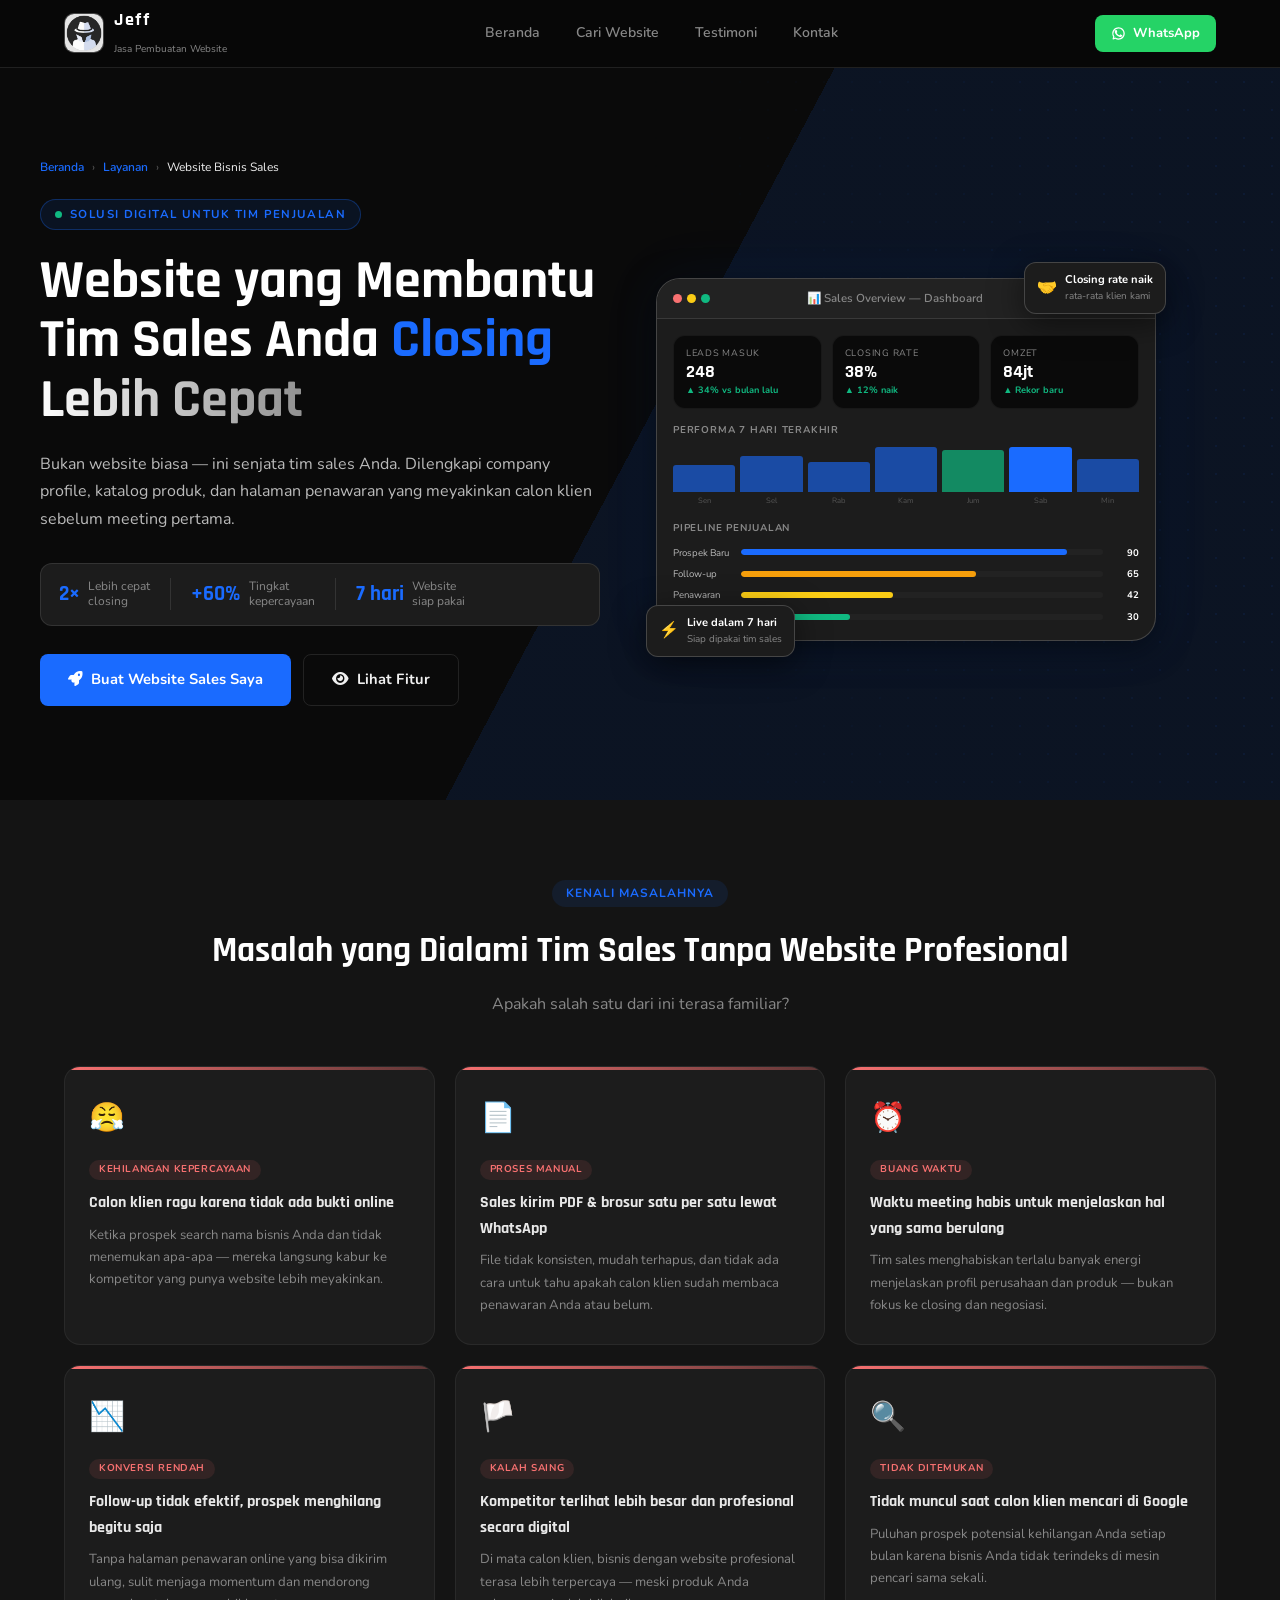
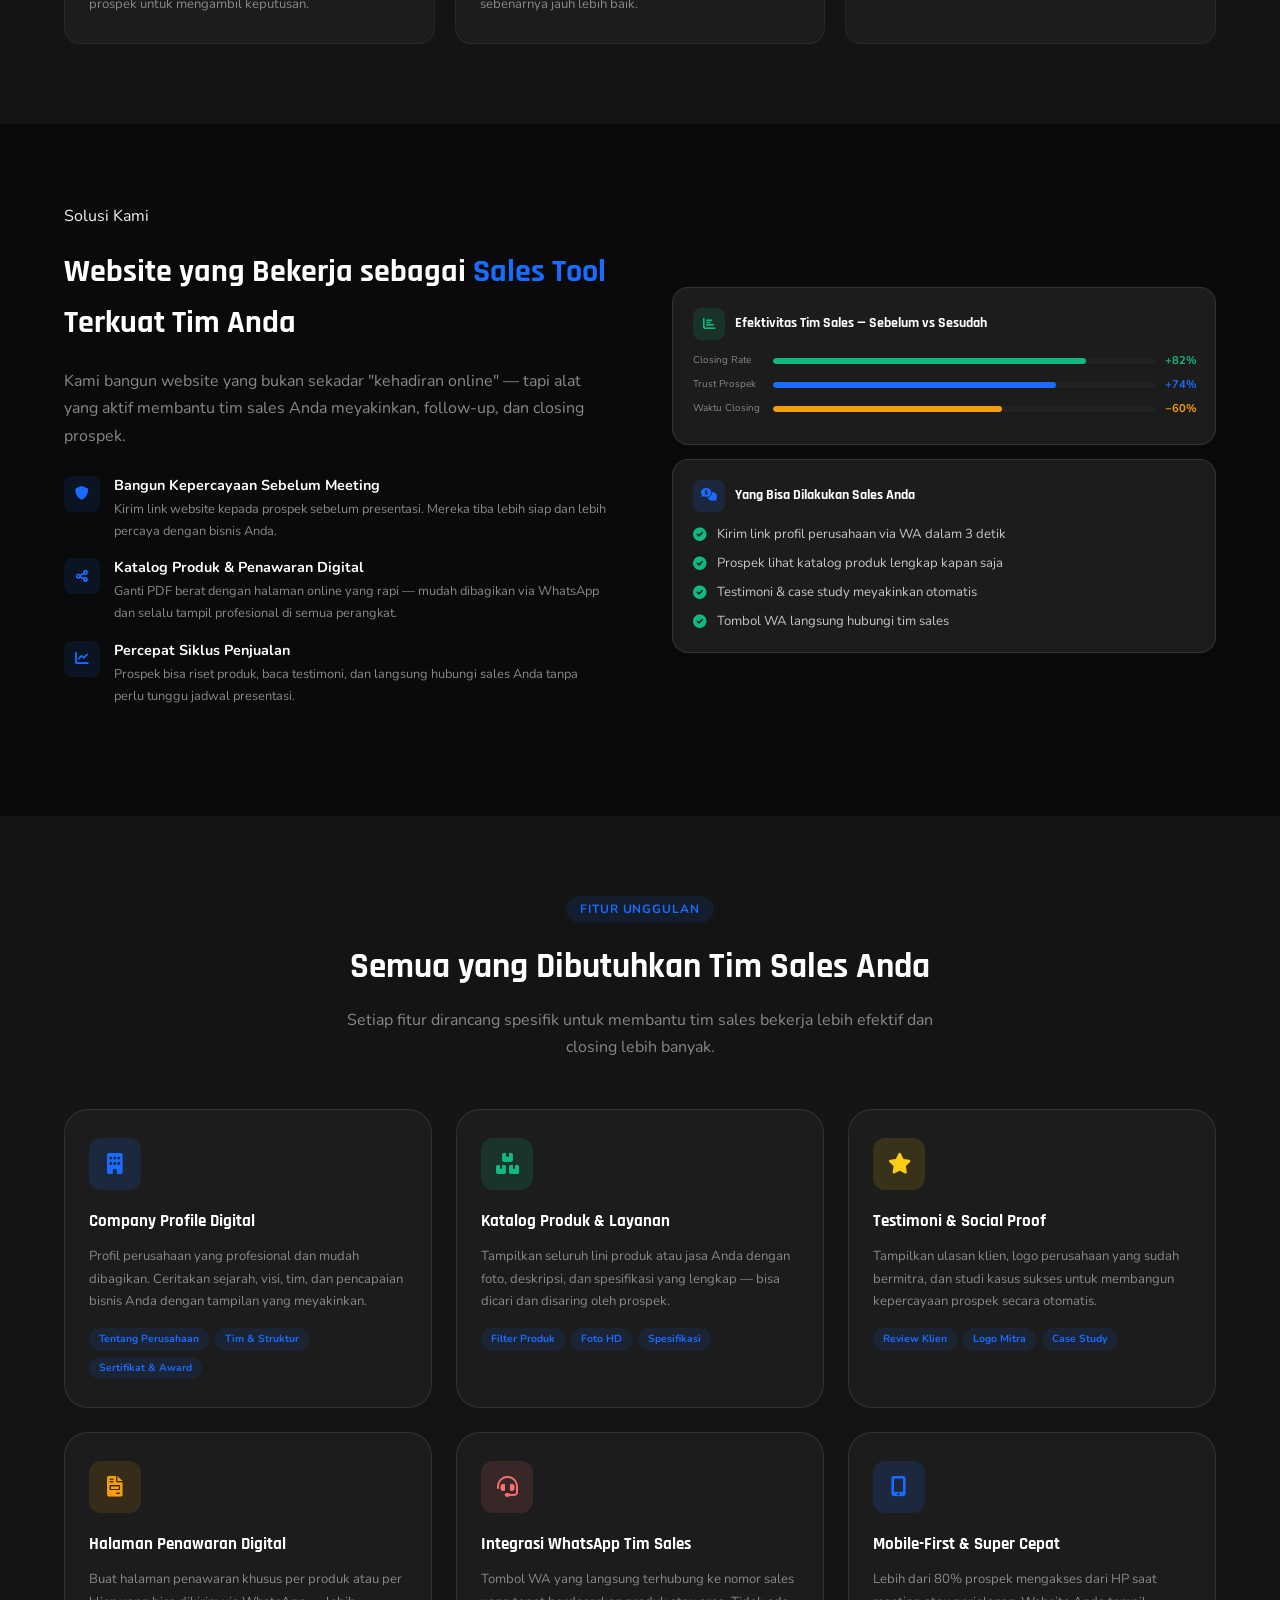
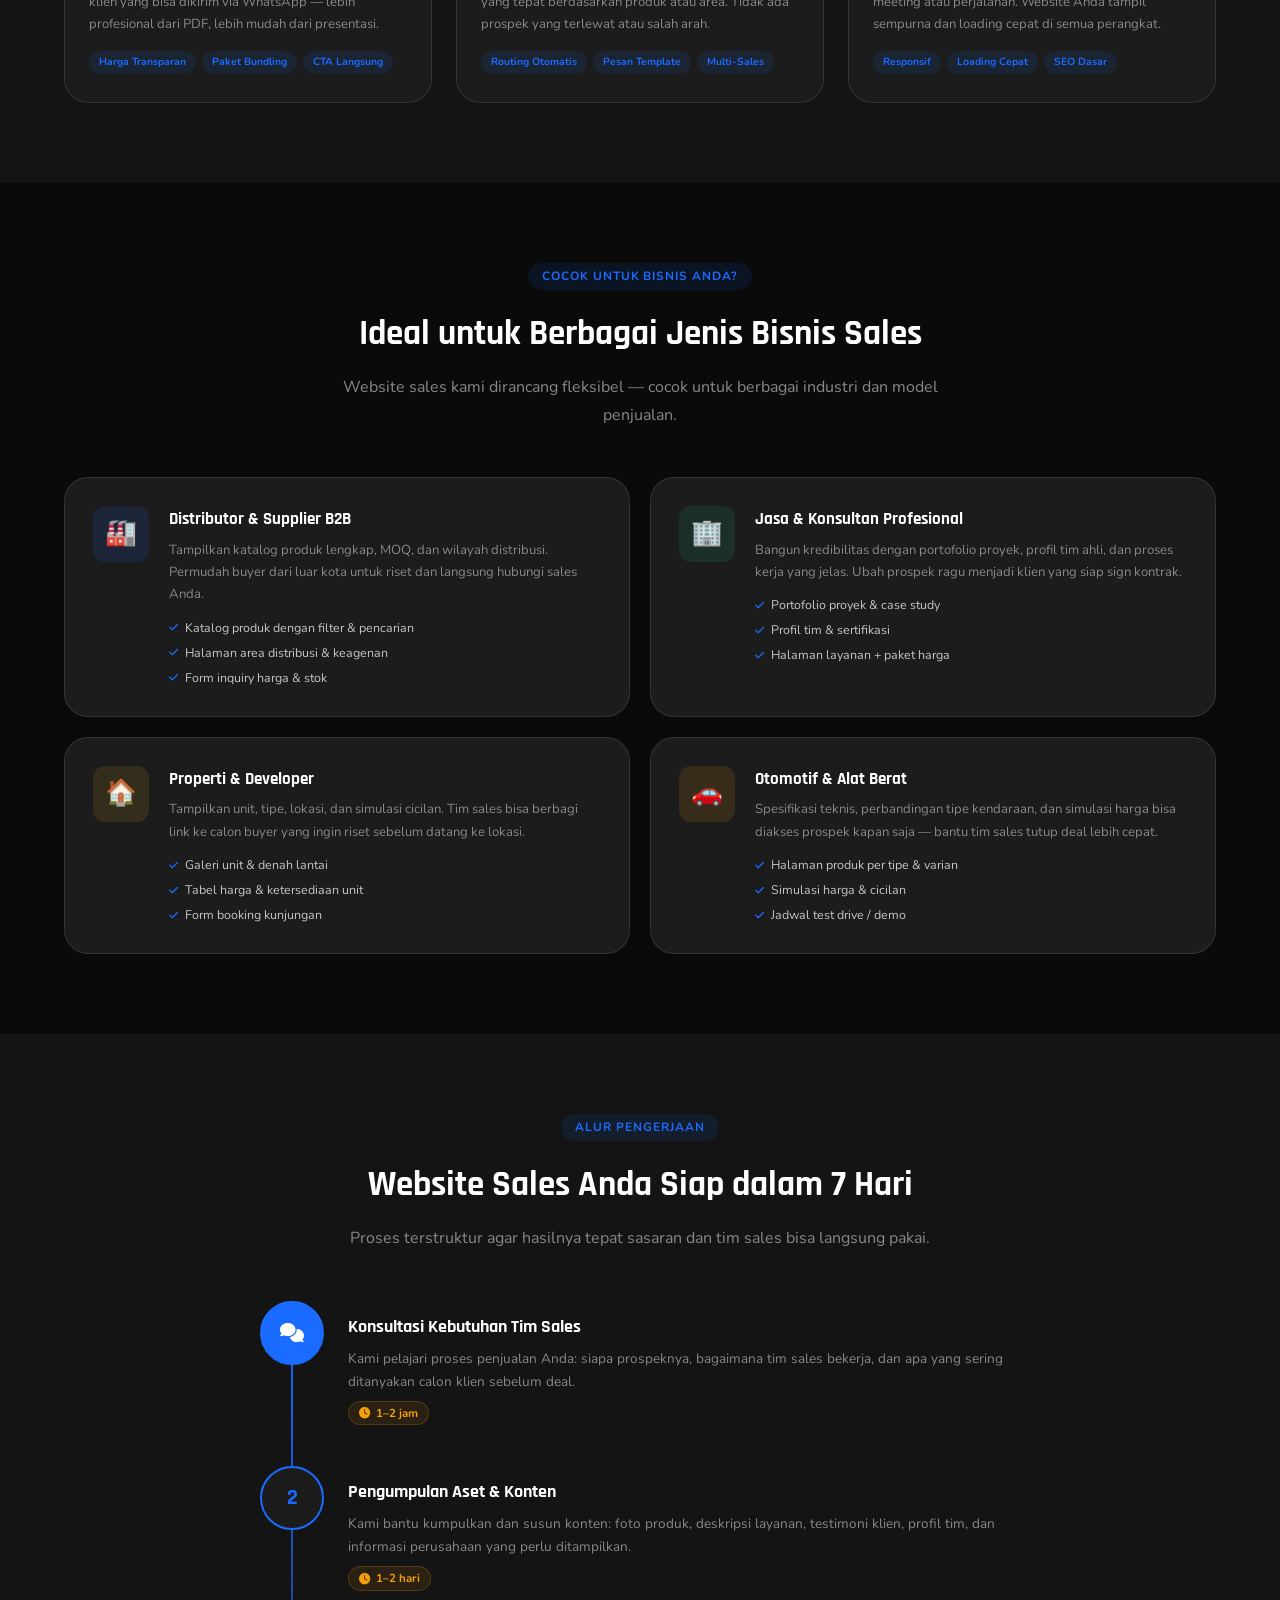
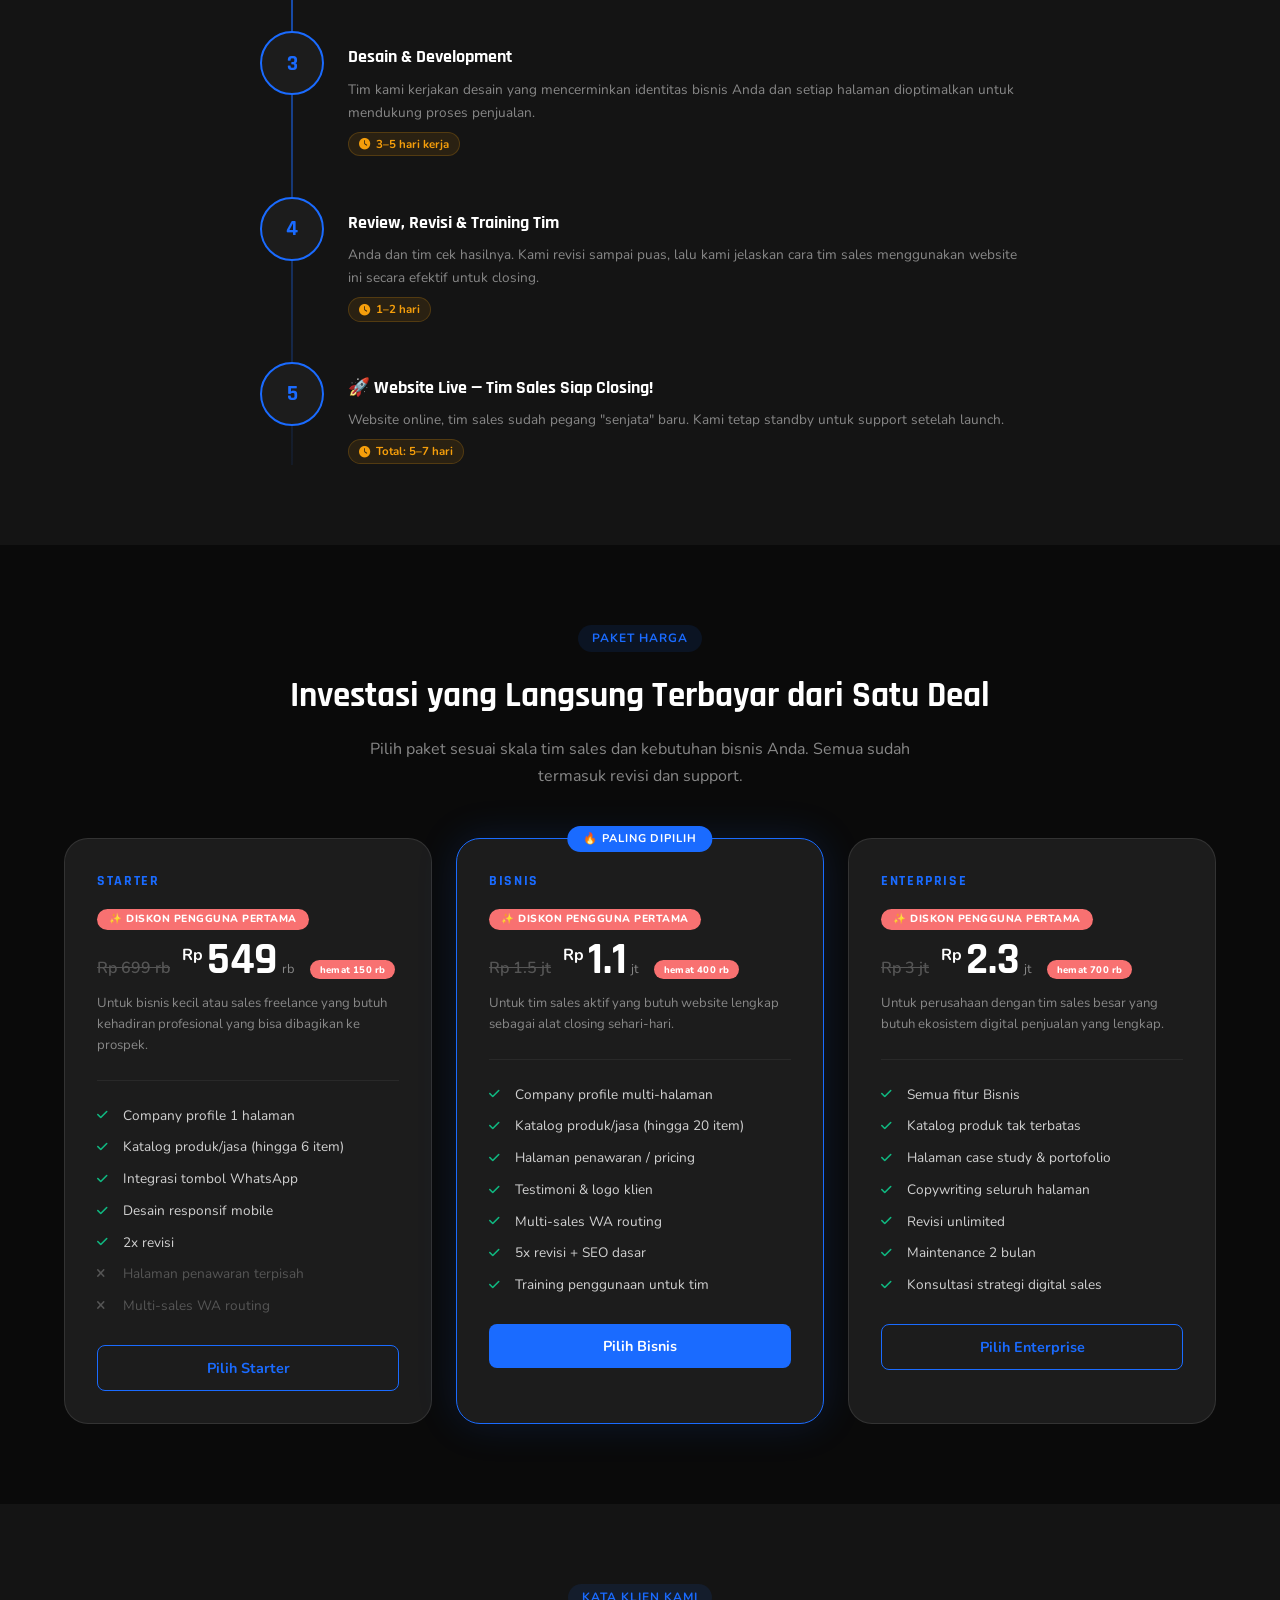
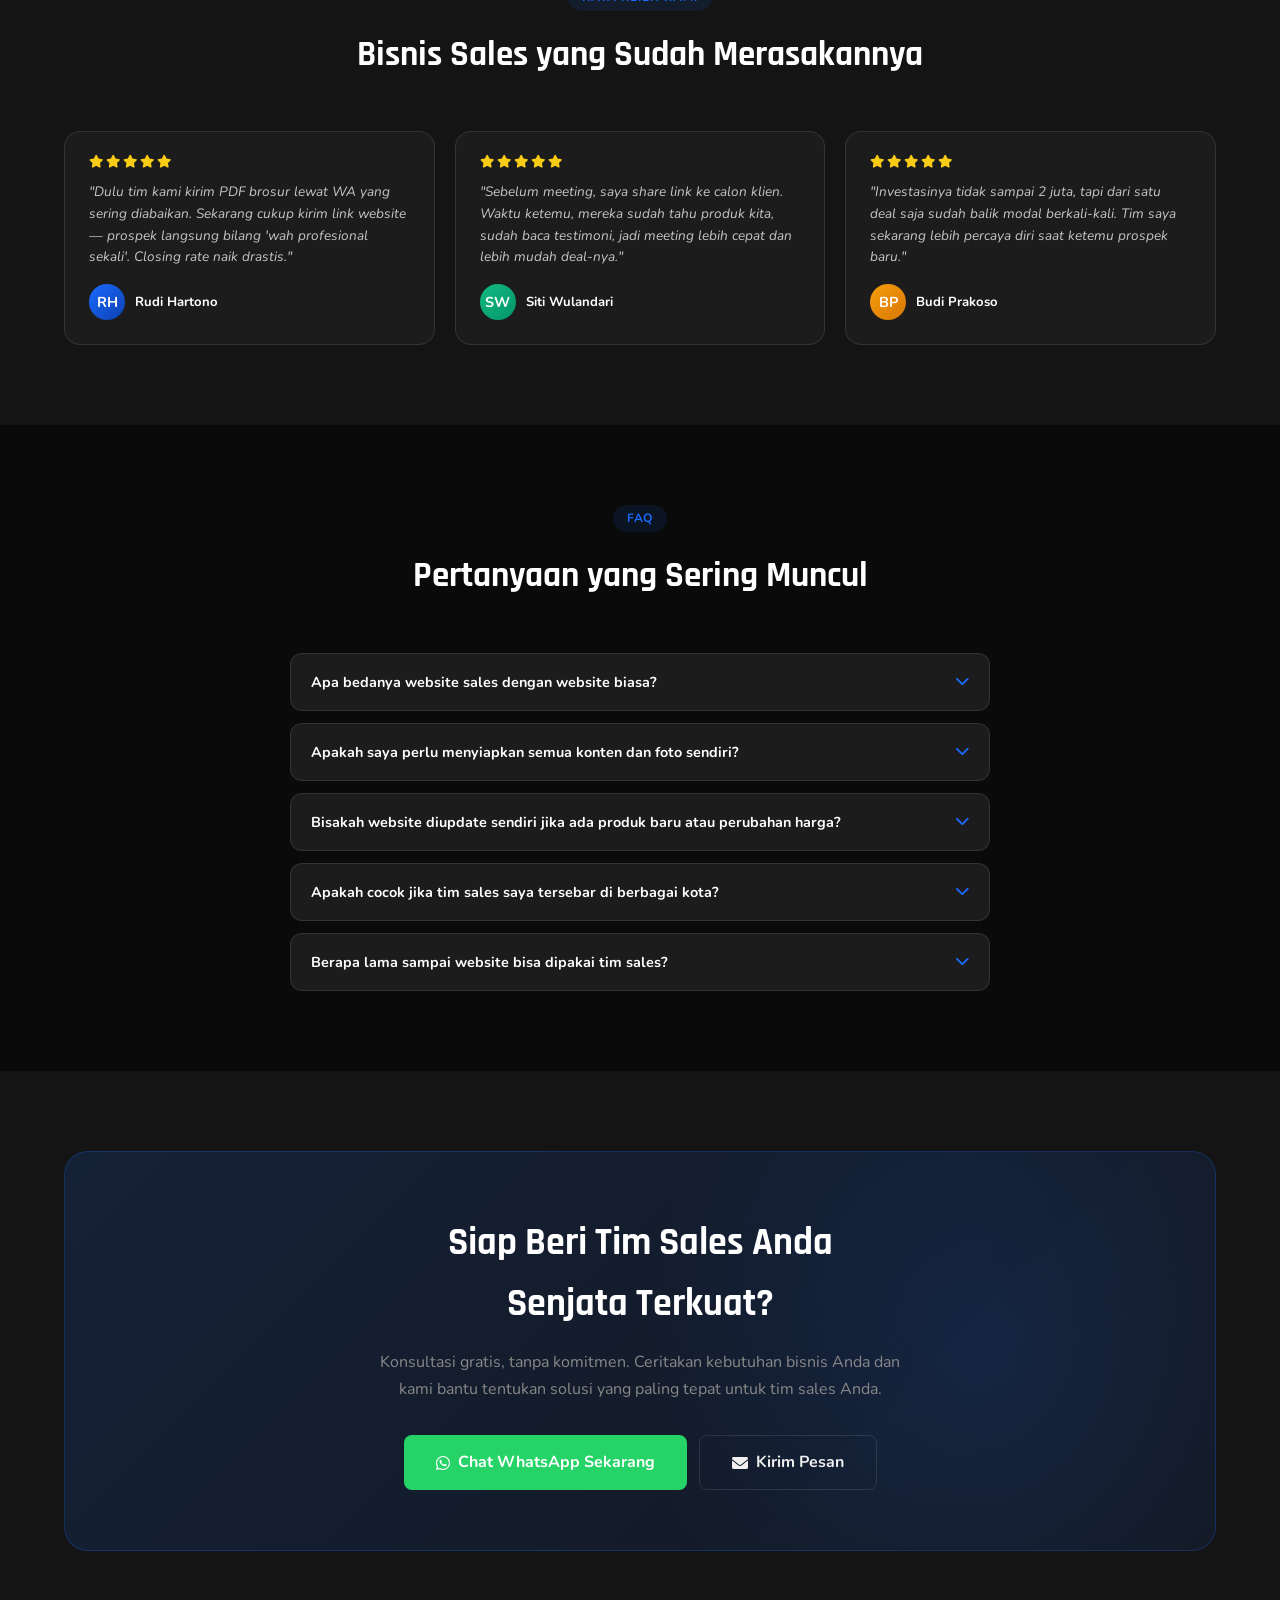
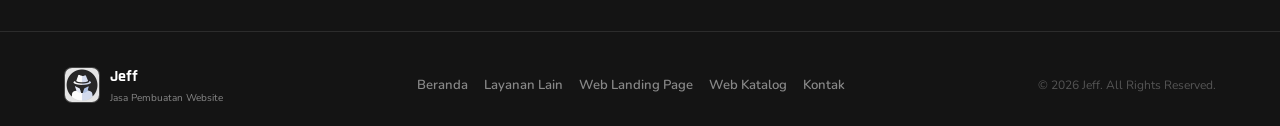
<file: web/sales.html>
<!DOCTYPE html>
<html lang="id">
<head>
    <meta charset="UTF-8">
    <meta name="viewport" content="width=device-width, initial-scale=1.0, maximum-scale=1.0, user-scalable=yes, viewport-fit=cover">
    <meta name="theme-color" content="#0a0a0a">
    <meta name="description" content="Jeff – Jasa Pembuatan Website untuk Bisnis Sales & Tim Penjualan. Website yang membantu tim sales Anda closing lebih cepat dan lebih banyak.">
    <title>Website Bisnis Sales – Jeff</title>

    <link rel="preconnect" href="https://fonts.googleapis.com">
    <link rel="icon" type="image/png" href="../favicon.png">
    <link rel="preconnect" href="https://fonts.gstatic.com" crossorigin>
    <link href="https://fonts.googleapis.com/css2?family=Rajdhani:wght@400;500;600;700&family=Nunito:wght@400;500;600;700;800;900&display=swap" rel="stylesheet">
    <link rel="stylesheet" href="https://cdnjs.cloudflare.com/ajax/libs/font-awesome/6.0.0-beta3/css/all.min.css">

    <style>
        :root {
            --primary: #1A6BFF;
            --primary-dark: #1355CC;
            --primary-light: #1a6bff1a;
            --dark-bg: #0a0a0a;
            --card-bg: #141414;
            --card-bg2: #1c1c1c;
            --card-bg3: #222222;
            --text: #f0f0f0;
            --text-muted: #888888;
            --text-dim: #555555;
            --white: #FFFFFF;
            --border: rgba(255,255,255,0.1);
            --border2: rgba(255,255,255,0.18);
            --border3: rgba(255,255,255,0.06);
            --green: #10B981;
            --gold: #facc15;
            --red: #f87171;
            --orange: #F59E0B;
            --header-h: 68px;
            --radius-sm: 8px;
            --radius-md: 12px;
            --radius-lg: 16px;
            --radius-xl: 24px;
            --shadow-md: 0 4px 20px rgba(26,107,255,0.15);
            --shadow-lg: 0 8px 32px rgba(0,0,0,0.5);
            --transition-fast: all .15s cubic-bezier(0.2,0.9,0.4,1.1);
            --transition-base: all .25s ease;
        }

        *, *::before, *::after { box-sizing: border-box; margin: 0; padding: 0; }
        html { scroll-behavior: smooth; }
        body {
            font-family: 'Nunito', sans-serif;
            background: var(--dark-bg); color: var(--text);
            line-height: 1.6; overflow-x: hidden;
            -webkit-font-smoothing: antialiased;
        }
        h1,h2,h3,h4 { font-family: 'Rajdhani', sans-serif; font-weight: 700; color: var(--white); }
        p { color: var(--text-muted); line-height: 1.7; }
        a { text-decoration: none; }
        img { display: block; max-width: 100%; }
        .container { max-width: 1200px; margin: 0 auto; padding: 0 24px; }

        /* HEADER */
        header {
            position: sticky; top: 0; z-index: 100;
            background: rgba(8,8,8,0.96); backdrop-filter: blur(18px);
            border-bottom: 1px solid var(--border); height: var(--header-h);
        }
        .header-inner {
            max-width: 1200px; margin: 0 auto;
            display: flex; align-items: center; justify-content: space-between;
            padding: 0 24px; height: 100%; gap: 16px;
        }
        .logo { display: flex; align-items: center; gap: 10px; }
        .logo-icon {
            width: 40px; height: 40px; border-radius: 10px;
            overflow: hidden; background: var(--card-bg2); border: 1px solid var(--border2);
            flex-shrink: 0; display: flex; align-items: center; justify-content: center;
        }
        .logo-icon img { width: 100%; height: 100%; object-fit: cover; }
        .logo-text strong { display: block; font-family: 'Rajdhani', sans-serif; font-size: 18px; font-weight: 700; color: #fff; letter-spacing: 1.5px; }
        .logo-text span { font-size: 10px; color: var(--text-muted); }
        nav { display: flex; align-items: center; gap: 4px; }
        nav a { padding: 8px 16px; border-radius: var(--radius-sm); font-size: 14px; font-weight: 600; color: var(--text-muted); transition: var(--transition-fast); font-family: 'Nunito', sans-serif; }
        nav a:hover { color: #fff; background: rgba(255,255,255,0.06); }
        .header-ctas { display: flex; align-items: center; gap: 8px; flex-shrink: 0; }
        .btn-wa { display: flex; align-items: center; gap: 7px; padding: 8px 16px; border-radius: var(--radius-sm); background: #25d366; color: #fff; font-size: 13px; font-weight: 700; transition: var(--transition-fast); white-space: nowrap; }
        .btn-wa:hover { opacity: 0.88; transform: translateY(-1px); }
        .btn-wa svg { width: 15px; height: 15px; flex-shrink: 0; }
        .hamburger { width: 38px; height: 38px; border: 1px solid var(--border); border-radius: 8px; cursor: pointer; display: none; flex-direction: column; align-items: center; justify-content: center; gap: 5px; background: rgba(255,255,255,0.04); flex-shrink: 0; transition: background 0.15s; }
        .hamburger:hover { background: rgba(255,255,255,0.09); }
        .hamburger span { display: block; width: 18px; height: 2px; background: #fff; border-radius: 2px; transition: transform 0.28s cubic-bezier(0.65,0,0.35,1), opacity 0.2s ease, width 0.2s ease; transform-origin: center; }
        .hamburger.is-open span:nth-child(1) { transform: translateY(7px) rotate(45deg); }
        .hamburger.is-open span:nth-child(2) { opacity: 0; width: 0; }
        .hamburger.is-open span:nth-child(3) { transform: translateY(-7px) rotate(-45deg); }

        .mobile-nav {
            display: flex; flex-direction: column;
            position: fixed; top: var(--header-h); left: 0; right: 0;
            background: var(--dark-bg); border-bottom: 1px solid var(--border);
            padding: 8px 0 20px; z-index: 99;
            max-height: calc(100vh - var(--header-h)); overflow-y: auto;
            box-shadow: var(--shadow-lg);
            visibility: hidden; opacity: 0;
            transform: translateY(-12px) scale(0.99);
            transform-origin: top center; pointer-events: none;
            transition: opacity 0.32s cubic-bezier(0.22,1,0.36,1), transform 0.32s cubic-bezier(0.22,1,0.36,1), visibility 0.32s;
        }
        .mobile-nav.open { visibility: visible; opacity: 1; transform: translateY(0) scale(1); pointer-events: auto; }
        .mobile-nav a { padding: 14px 20px; font-size: 15px; font-weight: 700; color: var(--text-muted); border-bottom: 1px solid var(--border3); display: flex; align-items: center; gap: 12px; transition: background 0.15s ease, color 0.15s ease; opacity: 0; transform: translateY(-8px); }
        .mobile-nav.open a { animation: mobileNavItemIn 0.4s cubic-bezier(0.22,1,0.36,1) forwards; }
        .mobile-nav.open a:nth-child(1) { animation-delay: 0.04s; }
        .mobile-nav.open a:nth-child(2) { animation-delay: 0.09s; }
        .mobile-nav.open a:nth-child(3) { animation-delay: 0.14s; }
        .mobile-nav.open a:nth-child(4) { animation-delay: 0.19s; }
        @keyframes mobileNavItemIn { from { opacity: 0; transform: translateY(-8px); } to { opacity: 1; transform: translateY(0); } }

        /* HERO */
        .hero-sales { position: relative; min-height: 600px; display: flex; align-items: center; padding: 90px 24px 70px; overflow: hidden; }
        .hero-bg { position: absolute; inset: 0; background: var(--dark-bg); }
        .hero-bg::before { content: ''; position: absolute; inset: 0; background: linear-gradient(118deg, #0a0a0a 50%, rgba(26,107,255,0.10) 50%); }
        .hero-bg::after { content: ''; position: absolute; right: 0; top: 0; width: 52%; height: 100%; background-image: radial-gradient(rgba(26,107,255,0.16) 1px, transparent 1px); background-size: 28px 28px; mask-image: linear-gradient(to left, rgba(0,0,0,0.5) 0%, transparent 100%); -webkit-mask-image: linear-gradient(to left, rgba(0,0,0,0.5) 0%, transparent 100%); }
        .hero-inner { max-width: 1200px; margin: 0 auto; width: 100%; display: flex; align-items: center; gap: 56px; position: relative; z-index: 2; }
        .hero-content { flex: 1; max-width: 560px; }

        .breadcrumb { display: flex; align-items: center; gap: 8px; font-size: 0.75rem; color: var(--text-muted); margin-bottom: 22px; }
        .breadcrumb a { color: var(--primary); font-weight: 600; }
        .breadcrumb span { color: var(--text-dim); }

        .hero-eyebrow { display: inline-flex; align-items: center; gap: 8px; font-size: 0.72rem; font-weight: 700; text-transform: uppercase; letter-spacing: 0.12em; color: var(--primary); background: var(--primary-light); border: 1px solid rgba(26,107,255,0.3); padding: 5px 14px; border-radius: 100px; margin-bottom: 22px; }
        .live-dot { width: 7px; height: 7px; border-radius: 50%; background: var(--green); box-shadow: 0 0 0 0 rgba(16,185,129,0.5); animation: pulse-green 1.5s infinite; }
        @keyframes pulse-green { 0% { box-shadow: 0 0 0 0 rgba(16,185,129,0.5); } 70% { box-shadow: 0 0 0 7px rgba(16,185,129,0); } 100% { box-shadow: 0 0 0 0 rgba(16,185,129,0); } }

        .hero-content h1 { font-size: clamp(2rem, 5vw, 3.4rem); line-height: 1.1; margin-bottom: 20px; color: #fff; }
        .hero-content h1 span { color: var(--primary); }
        .hero-content h1 em { font-style: normal; background: linear-gradient(90deg, #fff, rgba(255,255,255,0.55)); -webkit-background-clip: text; -webkit-text-fill-color: transparent; background-clip: text; }
        .hero-content > p { font-size: 1rem; color: rgba(255,255,255,0.72); margin-bottom: 30px; }

        .proof-bar { display: flex; align-items: center; gap: 20px; background: var(--card-bg2); border: 1px solid var(--border); border-radius: var(--radius-md); padding: 14px 18px; margin-bottom: 28px; flex-wrap: wrap; }
        .proof-item { display: flex; align-items: center; gap: 8px; }
        .proof-item .num { font-family: 'Rajdhani', sans-serif; font-size: 1.3rem; font-weight: 700; color: var(--primary); }
        .proof-item .lbl { font-size: 0.75rem; color: var(--text-muted); line-height: 1.3; }
        .proof-divider { width: 1px; height: 32px; background: var(--border); flex-shrink: 0; }

        .hero-cta-group { display: flex; gap: 12px; flex-wrap: wrap; margin-bottom: 24px; }
        .btn-primary { display: inline-flex; align-items: center; gap: 8px; padding: 13px 28px; background: var(--primary); color: #fff; border: none; border-radius: var(--radius-sm); font-weight: 700; font-size: 0.92rem; cursor: pointer; transition: var(--transition-fast); font-family: 'Nunito', sans-serif; }
        .btn-primary:hover { background: var(--primary-dark); transform: translateY(-2px); box-shadow: var(--shadow-md); }
        .btn-secondary { display: inline-flex; align-items: center; gap: 8px; padding: 13px 28px; background: transparent; color: var(--text); border: 1.5px solid var(--border); border-radius: var(--radius-sm); font-weight: 700; font-size: 0.92rem; cursor: pointer; transition: var(--transition-fast); font-family: 'Nunito', sans-serif; }
        .btn-secondary:hover { border-color: var(--primary); color: var(--primary); transform: translateY(-2px); }

        /* Hero Visual: Sales Dashboard Mockup */
        .hero-visual { flex: 1; max-width: 500px; display: flex; align-items: flex-start; justify-content: center; position: relative; }
        .sales-dashboard { background: var(--card-bg2); border: 1px solid var(--border2); border-radius: var(--radius-xl); overflow: hidden; width: 100%; box-shadow: var(--shadow-lg), 0 0 60px rgba(26,107,255,0.08); }
        .sd-topbar { background: var(--card-bg3); padding: 10px 16px; display: flex; align-items: center; justify-content: space-between; border-bottom: 1px solid var(--border); }
        .sd-dots { display: flex; gap: 5px; }
        .sd-dot { width: 9px; height: 9px; border-radius: 50%; }
        .sd-title-bar { font-size: 0.72rem; color: var(--text-muted); font-weight: 600; }
        .sd-body { padding: 16px; }

        .sd-kpi-row { display: grid; grid-template-columns: repeat(3, 1fr); gap: 10px; margin-bottom: 14px; }
        .sd-kpi { background: var(--dark-bg); border: 1px solid var(--border3); border-radius: var(--radius-md); padding: 10px 12px; }
        .sd-kpi .sk-label { font-size: 0.58rem; color: var(--text-muted); text-transform: uppercase; letter-spacing: 0.08em; margin-bottom: 3px; }
        .sd-kpi .sk-value { font-family: 'Rajdhani', sans-serif; font-size: 1.1rem; font-weight: 700; color: #fff; line-height: 1; }
        .sd-kpi .sk-delta { font-size: 0.58rem; font-weight: 700; margin-top: 2px; }
        .sk-delta.up { color: var(--green); }
        .sk-delta.down { color: var(--red); }

        .sd-section-label { font-size: 0.62rem; font-weight: 700; text-transform: uppercase; letter-spacing: 0.08em; color: var(--text-muted); margin-bottom: 8px; }

        /* Mini bar chart */
        .sd-chart { display: flex; align-items: flex-end; gap: 5px; height: 60px; margin-bottom: 14px; }
        .sd-bar-wrap { display: flex; flex-direction: column; align-items: center; gap: 3px; flex: 1; height: 100%; justify-content: flex-end; }
        .sd-bar { width: 100%; border-radius: 3px 3px 0 0; background: var(--primary); opacity: 0.6; transition: opacity 0.2s; }
        .sd-bar.active { opacity: 1; background: var(--primary); }
        .sd-bar.green { background: var(--green); opacity: 0.7; }
        .sd-bar-lbl { font-size: 0.48rem; color: var(--text-dim); }

        /* Pipeline */
        .sd-pipeline { display: flex; flex-direction: column; gap: 6px; }
        .sd-pipe-row { display: flex; align-items: center; gap: 8px; }
        .sd-pipe-name { font-size: 0.6rem; color: rgba(255,255,255,0.7); width: 60px; flex-shrink: 0; }
        .sd-pipe-track { flex: 1; height: 6px; background: var(--card-bg3); border-radius: 3px; overflow: hidden; }
        .sd-pipe-fill { height: 100%; border-radius: 3px; }
        .sd-pipe-val { font-size: 0.6rem; font-weight: 700; color: #fff; width: 28px; text-align: right; flex-shrink: 0; }

        /* Float badges */
        .lp-float-badge { position: absolute; background: var(--card-bg2); border: 1px solid var(--border2); border-radius: var(--radius-md); padding: 8px 12px; display: flex; align-items: center; gap: 8px; box-shadow: var(--shadow-lg); z-index: 10; }
        .lp-float-badge .bi { font-size: 1rem; }
        .lp-float-badge .bt { font-size: 0.7rem; font-weight: 700; color: #fff; white-space: nowrap; }
        .lp-float-badge .bs { font-size: 0.62rem; color: var(--text-muted); white-space: nowrap; }
        .badge-tl { top: -16px; right: -10px; }
        .badge-bl { bottom: -16px; left: -10px; }

        /* SECTION HEADING */
        .section-heading { text-align: center; margin-bottom: 48px; }
        .section-heading .badge { display: inline-block; font-size: 0.75rem; font-weight: 700; text-transform: uppercase; letter-spacing: 0.08em; color: var(--primary); background: var(--primary-light); padding: 4px 14px; border-radius: 100px; margin-bottom: 16px; }
        .section-heading h2 { margin-bottom: 12px; font-size: clamp(1.5rem, 4vw, 2.2rem); }
        .section-heading p { max-width: 600px; margin: 0 auto; }

        /* MASALAH (Pain points) */
        .masalah { padding: 80px 0; background: var(--card-bg); }
        .masalah-grid { display: grid; grid-template-columns: repeat(3, 1fr); gap: 20px; }
        .masalah-card { background: var(--card-bg2); border: 1px solid var(--border3); border-radius: var(--radius-lg); padding: 28px 24px; position: relative; overflow: hidden; transition: var(--transition-base); }
        .masalah-card::before { content: ''; position: absolute; top: 0; left: 0; right: 0; height: 3px; background: linear-gradient(90deg, var(--red), rgba(248,113,113,0.3)); }
        .masalah-card:hover { border-color: rgba(248,113,113,0.25); transform: translateY(-4px); }
        .masalah-icon { font-size: 1.8rem; margin-bottom: 14px; display: block; }
        .masalah-card h3 { font-size: 1rem; margin-bottom: 8px; color: rgba(255,255,255,0.9); }
        .masalah-card p { font-size: 0.82rem; }
        .masalah-tag { display: inline-block; font-size: 0.62rem; font-weight: 700; color: var(--red); background: rgba(248,113,113,0.1); padding: 2px 10px; border-radius: 100px; margin-bottom: 10px; text-transform: uppercase; letter-spacing: 0.06em; }

        /* SOLUSI */
        .solusi { padding: 80px 0; background: var(--dark-bg); }
        .solusi-inner { display: grid; grid-template-columns: 1fr 1fr; gap: 64px; align-items: center; }
        .solusi-text h2 { font-size: clamp(1.5rem, 3.5vw, 2rem); margin-bottom: 20px; }
        .solusi-text h2 span { color: var(--primary); }
        .solusi-text p { margin-bottom: 24px; }
        .solusi-list { display: flex; flex-direction: column; gap: 14px; margin-bottom: 28px; }
        .solusi-item { display: flex; align-items: flex-start; gap: 14px; }
        .solusi-item-icon { width: 36px; height: 36px; border-radius: var(--radius-sm); background: var(--primary-light); color: var(--primary); display: flex; align-items: center; justify-content: center; font-size: 0.85rem; flex-shrink: 0; margin-top: 2px; }
        .solusi-item-text strong { display: block; font-size: 0.9rem; color: #fff; margin-bottom: 2px; }
        .solusi-item-text p { font-size: 0.8rem; margin: 0; }

        .solusi-visual { display: flex; flex-direction: column; gap: 14px; }
        .solusi-card-vis { background: var(--card-bg2); border: 1px solid var(--border); border-radius: var(--radius-lg); padding: 20px; transition: var(--transition-base); }
        .solusi-card-vis:hover { border-color: rgba(26,107,255,0.35); }
        .sv-header { display: flex; align-items: center; gap: 10px; margin-bottom: 12px; }
        .sv-icon { width: 32px; height: 32px; border-radius: var(--radius-sm); display: flex; align-items: center; justify-content: center; font-size: 0.8rem; flex-shrink: 0; }
        .sv-label { font-size: 0.85rem; font-weight: 700; color: #fff; font-family: 'Rajdhani', sans-serif; }
        .sv-bar-wrap { display: flex; align-items: center; gap: 10px; margin-bottom: 6px; }
        .sv-bar-track { flex: 1; height: 6px; background: var(--card-bg3); border-radius: 3px; overflow: hidden; }
        .sv-bar-fill { height: 100%; border-radius: 3px; background: var(--primary); }
        .sv-bar-val { font-size: 0.7rem; font-weight: 700; color: var(--primary); width: 30px; text-align: right; }
        .sv-bar-lbl { font-size: 0.62rem; color: var(--text-muted); width: 70px; flex-shrink: 0; }

        /* FITUR UNGGULAN */
        .fitur { padding: 80px 0; background: var(--card-bg); }
        .fitur-grid { display: grid; grid-template-columns: repeat(3, 1fr); gap: 24px; }
        .fitur-card { background: var(--card-bg2); border: 1px solid var(--border); border-radius: var(--radius-xl); padding: 28px 24px; transition: var(--transition-base); position: relative; overflow: hidden; }
        .fitur-card::after { content: ''; position: absolute; bottom: 0; left: 0; right: 0; height: 3px; background: var(--primary); opacity: 0; transition: opacity 0.3s; }
        .fitur-card:hover { border-color: rgba(26,107,255,0.35); transform: translateY(-5px); box-shadow: var(--shadow-md); }
        .fitur-card:hover::after { opacity: 1; }
        .fitur-icon { width: 52px; height: 52px; border-radius: var(--radius-md); display: flex; align-items: center; justify-content: center; font-size: 1.3rem; margin-bottom: 18px; }
        .fitur-card h3 { font-size: 1.05rem; margin-bottom: 10px; }
        .fitur-card p { font-size: 0.82rem; margin-bottom: 16px; }
        .fitur-tags { display: flex; flex-wrap: wrap; gap: 6px; }
        .fitur-tag-item { font-size: 0.65rem; font-weight: 700; color: var(--primary); background: var(--primary-light); padding: 3px 10px; border-radius: 100px; }

        /* JENIS BISNIS */
        .jenis { padding: 80px 0; background: var(--dark-bg); }
        .jenis-grid { display: grid; grid-template-columns: repeat(2, 1fr); gap: 20px; }
        .jenis-card { background: var(--card-bg2); border: 1px solid var(--border); border-radius: var(--radius-xl); padding: 28px; display: flex; gap: 20px; align-items: flex-start; transition: var(--transition-base); }
        .jenis-card:hover { border-color: rgba(26,107,255,0.35); transform: translateY(-4px); }
        .jenis-emoji-box { width: 56px; height: 56px; border-radius: var(--radius-md); display: flex; align-items: center; justify-content: center; font-size: 1.6rem; flex-shrink: 0; }
        .jenis-body h3 { font-size: 1.05rem; margin-bottom: 6px; }
        .jenis-body p { font-size: 0.82rem; margin-bottom: 12px; }
        .jenis-list { display: flex; flex-direction: column; gap: 5px; }
        .jenis-list-item { display: flex; align-items: center; gap: 7px; font-size: 0.78rem; color: rgba(255,255,255,0.75); }
        .jenis-list-item i { color: var(--primary); font-size: 0.65rem; }

        /* PROSES */
        .proses { padding: 80px 0; background: var(--card-bg); }
        .proses-timeline { max-width: 760px; margin: 0 auto; position: relative; }
        .proses-timeline::before { content: ''; position: absolute; left: 31px; top: 0; bottom: 0; width: 2px; background: linear-gradient(to bottom, var(--primary), rgba(26,107,255,0.08)); }
        .proses-item { display: flex; gap: 24px; margin-bottom: 40px; position: relative; }
        .proses-item:last-child { margin-bottom: 0; }
        .proses-num { width: 64px; height: 64px; border-radius: 50%; flex-shrink: 0; background: var(--card-bg2); border: 2px solid var(--primary); display: flex; align-items: center; justify-content: center; font-family: 'Rajdhani', sans-serif; font-size: 1.4rem; font-weight: 700; color: var(--primary); position: relative; z-index: 2; }
        .proses-num.done { background: var(--primary); color: #fff; }
        .proses-body { padding-top: 12px; flex: 1; }
        .proses-body h3 { font-size: 1.1rem; margin-bottom: 6px; }
        .proses-body p { font-size: 0.85rem; }
        .proses-duration { display: inline-flex; align-items: center; gap: 5px; font-size: 0.72rem; font-weight: 700; color: var(--orange); background: rgba(245,158,11,0.1); border: 1px solid rgba(245,158,11,0.2); padding: 2px 10px; border-radius: 100px; margin-top: 8px; }

        /* HARGA */
        .harga { padding: 80px 0; background: var(--dark-bg); }
        .harga-grid { display: grid; grid-template-columns: repeat(3, 1fr); gap: 24px; }
        .harga-card { background: var(--card-bg2); border: 1px solid var(--border); border-radius: var(--radius-xl); padding: 32px; transition: var(--transition-base); position: relative; }
        .harga-card.popular { border-color: var(--primary); box-shadow: 0 0 40px rgba(26,107,255,0.15); }
        .popular-badge { position: absolute; top: -13px; left: 50%; transform: translateX(-50%); background: var(--primary); color: #fff; font-size: 0.7rem; font-weight: 700; text-transform: uppercase; letter-spacing: 0.08em; padding: 4px 16px; border-radius: 100px; white-space: nowrap; }
        .harga-card:hover:not(.popular) { border-color: rgba(26,107,255,0.4); transform: translateY(-4px); }
        .harga-card.popular:hover { transform: translateY(-4px); }
        .harga-paket-name { font-family: 'Rajdhani', sans-serif; font-size: 0.85rem; font-weight: 700; text-transform: uppercase; letter-spacing: 0.12em; color: var(--primary); margin-bottom: 12px; }
        .harga-discount-tag { display: inline-block; background: var(--red); color: #fff; font-size: 0.65rem; font-weight: 800; text-transform: uppercase; letter-spacing: 0.05em; padding: 2px 12px; border-radius: 100px; margin-top: 4px; margin-bottom: 8px; }
        .harga-price-wrapper { display: flex; flex-wrap: wrap; align-items: baseline; gap: 8px 12px; margin-bottom: 2px; }
        .harga-price-original { font-size: 1rem; color: var(--text-dim); text-decoration: line-through; font-weight: 600; }
        .harga-price .currency { font-size: 1rem; color: var(--white); font-weight: 700; vertical-align: top; line-height: 2.2; }
        .harga-price .amount { font-family: 'Rajdhani', sans-serif; font-size: 2.8rem; font-weight: 700; color: var(--white); line-height: 1; }
        .harga-price .period { font-size: 0.8rem; color: var(--text-muted); }
        .discount-badge-inline { display: inline-block; background: var(--red); color: #fff; font-size: 0.6rem; font-weight: 800; padding: 2px 10px; border-radius: 100px; letter-spacing: 0.02em; margin-left: 4px; }
        .harga-desc { font-size: 0.82rem; color: var(--text-muted); margin-bottom: 24px; padding-bottom: 24px; border-bottom: 1px solid var(--border3); margin-top: 10px; }
        .harga-fitur-list { list-style: none; display: flex; flex-direction: column; gap: 10px; margin-bottom: 28px; }
        .harga-fitur-list li { display: flex; align-items: center; gap: 10px; font-size: 0.85rem; color: rgba(255,255,255,0.8); }
        .harga-fitur-list li i { color: var(--green); font-size: 0.75rem; width: 16px; }
        .harga-fitur-list li.muted { color: var(--text-dim); }
        .harga-fitur-list li.muted i { color: var(--text-dim); }
        .harga-btn { display: flex; align-items: center; justify-content: center; gap: 8px; width: 100%; padding: 12px; border-radius: var(--radius-sm); font-weight: 700; font-size: 0.9rem; cursor: pointer; font-family: 'Nunito', sans-serif; transition: var(--transition-fast); border: none; }
        .harga-btn-outline { background: transparent; color: var(--primary); border: 1.5px solid var(--primary); }
        .harga-btn-outline:hover { background: var(--primary); color: #fff; }
        .harga-btn-fill { background: var(--primary); color: #fff; }
        .harga-btn-fill:hover { background: var(--primary-dark); transform: translateY(-2px); box-shadow: var(--shadow-md); }

        /* TESTIMONI */
        .testimoni { padding: 80px 0; background: var(--card-bg); }
        .testi-grid { display: grid; grid-template-columns: repeat(3, 1fr); gap: 20px; }
        .testi-card { background: var(--card-bg2); border: 1px solid var(--border); border-radius: var(--radius-lg); padding: 24px; transition: var(--transition-base); }
        .testi-card:hover { border-color: rgba(26,107,255,0.3); transform: translateY(-3px); }
        .testi-stars { display: flex; gap: 3px; margin-bottom: 12px; }
        .testi-stars i { color: var(--gold); font-size: 0.8rem; }
        .testi-text { font-size: 0.85rem; color: rgba(255,255,255,0.75); margin-bottom: 16px; font-style: italic; line-height: 1.6; }
        .testi-author { display: flex; align-items: center; gap: 10px; }
        .testi-avatar { width: 36px; height: 36px; border-radius: 50%; display: flex; align-items: center; justify-content: center; font-size: 0.9rem; flex-shrink: 0; font-weight: 700; color: #fff; }
        .testi-author-name { font-size: 0.82rem; font-weight: 700; color: #fff; }
        .testi-author-role { font-size: 0.7rem; color: var(--text-muted); }

        /* FAQ */
        .faq { padding: 80px 0; background: var(--dark-bg); }
        .faq-list { max-width: 700px; margin: 0 auto; display: flex; flex-direction: column; gap: 12px; }
        .faq-item { background: var(--card-bg2); border: 1px solid var(--border); border-radius: var(--radius-md); overflow: hidden; }
        .faq-question { width: 100%; padding: 18px 20px; background: none; border: none; cursor: pointer; display: flex; align-items: center; justify-content: space-between; gap: 16px; font-family: 'Nunito', sans-serif; font-size: 0.9rem; font-weight: 700; color: #fff; text-align: left; }
        .faq-question i { color: var(--primary); transition: transform 0.3s; flex-shrink: 0; }
        .faq-item.open .faq-question i { transform: rotate(180deg); }
        .faq-answer { max-height: 0; overflow: hidden; transition: max-height 0.35s ease, padding 0.3s; }
        .faq-item.open .faq-answer { max-height: 200px; padding: 0 20px 18px; }
        .faq-answer p { font-size: 0.85rem; }

        /* CTA */
        .cta-banner { padding: 80px 0; background: var(--card-bg); }
        .cta-inner { background: linear-gradient(135deg, rgba(26,107,255,0.15) 0%, rgba(19,85,204,0.08) 100%); border: 1px solid rgba(26,107,255,0.25); border-radius: var(--radius-xl); padding: 60px 40px; text-align: center; position: relative; overflow: hidden; }
        .cta-inner::before { content: ''; position: absolute; top: -50%; right: -10%; width: 60%; height: 200%; background: radial-gradient(ellipse, rgba(26,107,255,0.12) 0%, transparent 70%); pointer-events: none; }
        .cta-inner h2 { font-size: clamp(1.6rem, 4vw, 2.4rem); margin-bottom: 14px; position: relative; }
        .cta-inner > p { margin-bottom: 32px; max-width: 520px; margin-left: auto; margin-right: auto; position: relative; }
        .cta-btns { display: flex; gap: 12px; justify-content: center; flex-wrap: wrap; position: relative; }
        .btn-wa-cta { display: inline-flex; align-items: center; gap: 8px; padding: 14px 32px; font-size: 1rem; background: #25d366; color: #fff; border: none; border-radius: var(--radius-sm); font-weight: 700; font-family: 'Nunito', sans-serif; cursor: pointer; transition: var(--transition-fast); }
        .btn-wa-cta:hover { background: #1ebe5b; transform: translateY(-2px); box-shadow: 0 4px 20px rgba(37,211,102,0.3); }

        /* FOOTER */
        footer { background: var(--card-bg); border-top: 1px solid var(--border); padding: 32px 0 20px; }
        .footer-slim { max-width: 1200px; margin: 0 auto; padding: 0 24px; display: flex; align-items: center; justify-content: space-between; flex-wrap: wrap; gap: 16px; }
        .footer-slim-logo { display: flex; align-items: center; gap: 10px; }
        .footer-slim-logo strong { font-family: 'Rajdhani', sans-serif; font-size: 16px; font-weight: 700; color: #fff; }
        .footer-slim-links { display: flex; gap: 16px; flex-wrap: wrap; }
        .footer-slim-links a { font-size: 0.82rem; color: var(--text-muted); font-weight: 600; transition: color 0.15s; }
        .footer-slim-links a:hover { color: var(--primary); }
        .footer-copy { font-size: 0.75rem; color: var(--text-dim); }

        /* ANIMATION */
        .fade-up { opacity: 0; transform: translateY(30px); transition: opacity 0.6s ease, transform 0.6s ease; }
        .fade-up.visible { opacity: 1; transform: translateY(0); }
        ::-webkit-scrollbar { width: 6px; }
        ::-webkit-scrollbar-track { background: var(--dark-bg); }
        ::-webkit-scrollbar-thumb { background: var(--primary); border-radius: 3px; }

        /* RESPONSIVE */
        @media (max-width: 1024px) {
            .masalah-grid { grid-template-columns: repeat(2, 1fr); }
            .solusi-inner { grid-template-columns: 1fr; gap: 40px; }
            .fitur-grid { grid-template-columns: repeat(2, 1fr); }
            .jenis-grid { grid-template-columns: 1fr; }
            .harga-grid { grid-template-columns: 1fr; max-width: 420px; margin: 0 auto; }
            .testi-grid { grid-template-columns: repeat(2, 1fr); }
        }
        @media (max-width: 768px) {
            :root { --header-h: 60px; }
            nav { display: none; }
            .hamburger { display: flex; }
            .btn-wa span { display: none; }
            .btn-wa { padding: 8px 12px; }
            .hero-inner { flex-direction: column; }
            .hero-content { max-width: 100%; text-align: center; }
            .hero-cta-group { justify-content: center; }
            .proof-bar { justify-content: center; }
            .hero-visual { width: 100%; max-width: 100%; }
            .masalah-grid { grid-template-columns: 1fr; }
            .fitur-grid { grid-template-columns: 1fr; }
            .testi-grid { grid-template-columns: 1fr; }
            .cta-inner { padding: 36px 20px; }
            footer { padding: 28px 0 20px; }
            .footer-slim { flex-direction: column; text-align: center; gap: 18px; }
            .footer-slim-logo { justify-content: center; }
            .footer-slim-links { justify-content: center; gap: 14px 18px; }
        }
        @media (max-width: 480px) {
            .container { padding: 0 16px; }
            .hero-sales { padding: 50px 16px 40px; }
            .footer-slim-links { flex-direction: column; align-items: center; gap: 10px; }
        }
    </style>
</head>
<body>

<!-- HEADER -->
<header>
    <div class="header-inner">
        <a href="../index.html" class="logo">
            <div class="logo-icon">
                <img src="../images/logo.jpg" alt="Jeff" onerror="this.parentElement.style.background='#1A6BFF'; this.style.display='none';">
            </div>
            <div class="logo-text">
                <strong>Jeff</strong>
                <span>Jasa Pembuatan Website</span>
            </div>
        </a>
        <nav>
            <a href="../index.html#beranda">Beranda</a>
            <a href="../index.html#promo">Cari Website</a>
            <a href="../index.html#testimoni">Testimoni</a>
            <a href="../index.html#kontak">Kontak</a>
        </nav>
        <div class="header-ctas">
            <a href="https://wa.me/6285779853512?text=Halo+Jeff,+saya+tertarik+dengan+Website+Bisnis+Sales" class="btn-wa" target="_blank">
                <svg viewBox="0 0 24 24" fill="currentColor">
                    <path d="M17.472 14.382c-.297-.149-1.758-.867-2.03-.967-.273-.099-.471-.148-.67.15-.197.297-.767.966-.94 1.164-.173.199-.347.223-.644.075-.297-.15-1.255-.463-2.39-1.475-.883-.788-1.48-1.761-1.653-2.059-.173-.297-.018-.458.13-.606.134-.133.298-.347.446-.52.149-.174.198-.298.298-.497.099-.198.05-.371-.025-.52-.075-.149-.669-1.612-.916-2.207-.242-.579-.487-.5-.669-.51-.173-.008-.371-.01-.57-.01-.198 0-.52.074-.792.372-.272.297-1.04 1.016-1.04 2.479 0 1.462 1.065 2.875 1.213 3.074.149.198 2.096 3.2 5.077 4.487.709.306 1.262.489 1.694.625.712.227 1.36.195 1.871.118.571-.085 1.758-.719 2.006-1.413.248-.694.248-1.289.173-1.413-.074-.124-.272-.198-.57-.347z"/>
                    <path d="M12 2C6.477 2 2 6.477 2 12c0 1.89.525 3.66 1.438 5.168L2.546 20.2a1 1 0 001.254 1.254l3.032-.892A9.953 9.953 0 0012 22c5.523 0 10-4.477 10-10S17.523 2 12 2zm0 18c-1.67 0-3.23-.46-4.57-1.26l-.33-.19-2.19.64.65-2.13-.21-.34A8 8 0 0112 4a8 8 0 010 16z"/>
                </svg>
                <span>WhatsApp</span>
            </a>
            <div class="hamburger" onclick="toggleMenu()"><span></span><span></span><span></span></div>
        </div>
    </div>
</header>
<div class="mobile-nav" id="mobileNav">
    <a href="../index.html#beranda" onclick="closeMenu()">Beranda</a>
    <a href="../index.html#promo" onclick="closeMenu()">Cari Website</a>
    <a href="../index.html#testimoni" onclick="closeMenu()">Testimoni</a>
    <a href="../index.html#kontak" onclick="closeMenu()">Kontak</a>
</div>

<!-- HERO -->
<section class="hero-sales">
    <div class="hero-bg"></div>
    <div class="hero-inner">
        <div class="hero-content fade-up">
            <div class="breadcrumb">
                <a href="../index.html">Beranda</a><span>›</span>
                <a href="../index.html#promo">Layanan</a><span>›</span>
                <span style="color:var(--text);">Website Bisnis Sales</span>
            </div>
            <div class="hero-eyebrow"><span class="live-dot"></span> Solusi Digital untuk Tim Penjualan</div>
            <h1>Website yang Membantu<br>Tim Sales Anda <span>Closing</span><br><em>Lebih Cepat</em></h1>
            <p>Bukan website biasa — ini senjata tim sales Anda. Dilengkapi company profile, katalog produk, dan halaman penawaran yang meyakinkan calon klien sebelum meeting pertama.</p>
            <div class="proof-bar">
                <div class="proof-item"><div class="num">2×</div><div class="lbl">Lebih cepat<br>closing</div></div>
                <div class="proof-divider"></div>
                <div class="proof-item"><div class="num">+60%</div><div class="lbl">Tingkat<br>kepercayaan</div></div>
                <div class="proof-divider"></div>
                <div class="proof-item"><div class="num">7 hari</div><div class="lbl">Website<br>siap pakai</div></div>
            </div>
            <div class="hero-cta-group">
                <a href="../index.html#kontak" class="btn-primary"><i class="fas fa-rocket"></i> Buat Website Sales Saya</a>
                <a href="#fitur" class="btn-secondary"><i class="fas fa-eye"></i> Lihat Fitur</a>
            </div>
        </div>

        <div class="hero-visual fade-up" style="margin-top:32px;">
            <div class="lp-float-badge badge-tl">
                <div class="bi">🤝</div>
                <div><div class="bt">Closing rate naik</div><div class="bs">rata-rata klien kami</div></div>
            </div>
            <div class="lp-float-badge badge-bl">
                <div class="bi">⚡</div>
                <div><div class="bt">Live dalam 7 hari</div><div class="bs">Siap dipakai tim sales</div></div>
            </div>
            <div class="sales-dashboard">
                <div class="sd-topbar">
                    <div class="sd-dots">
                        <div class="sd-dot" style="background:#f87171;"></div>
                        <div class="sd-dot" style="background:#facc15;"></div>
                        <div class="sd-dot" style="background:#10B981;"></div>
                    </div>
                    <div class="sd-title-bar">📊 Sales Overview — Dashboard</div>
                    <div style="width:60px;"></div>
                </div>
                <div class="sd-body">
                    <div class="sd-kpi-row">
                        <div class="sd-kpi">
                            <div class="sk-label">Leads Masuk</div>
                            <div class="sk-value">248</div>
                            <div class="sk-delta up">▲ 34% vs bulan lalu</div>
                        </div>
                        <div class="sd-kpi">
                            <div class="sk-label">Closing Rate</div>
                            <div class="sk-value">38%</div>
                            <div class="sk-delta up">▲ 12% naik</div>
                        </div>
                        <div class="sd-kpi">
                            <div class="sk-label">Omzet</div>
                            <div class="sk-value">84jt</div>
                            <div class="sk-delta up">▲ Rekor baru</div>
                        </div>
                    </div>
                    <div class="sd-section-label">Performa 7 Hari Terakhir</div>
                    <div class="sd-chart">
                        <div class="sd-bar-wrap"><div class="sd-bar" style="height:45%;"></div><div class="sd-bar-lbl">Sen</div></div>
                        <div class="sd-bar-wrap"><div class="sd-bar" style="height:60%;"></div><div class="sd-bar-lbl">Sel</div></div>
                        <div class="sd-bar-wrap"><div class="sd-bar" style="height:50%;"></div><div class="sd-bar-lbl">Rab</div></div>
                        <div class="sd-bar-wrap"><div class="sd-bar" style="height:80%;"></div><div class="sd-bar-lbl">Kam</div></div>
                        <div class="sd-bar-wrap"><div class="sd-bar green" style="height:70%;"></div><div class="sd-bar-lbl">Jum</div></div>
                        <div class="sd-bar-wrap"><div class="sd-bar active" style="height:100%;"></div><div class="sd-bar-lbl">Sab</div></div>
                        <div class="sd-bar-wrap"><div class="sd-bar" style="height:55%;"></div><div class="sd-bar-lbl">Min</div></div>
                    </div>
                    <div class="sd-section-label">Pipeline Penjualan</div>
                    <div class="sd-pipeline">
                        <div class="sd-pipe-row">
                            <div class="sd-pipe-name">Prospek Baru</div>
                            <div class="sd-pipe-track"><div class="sd-pipe-fill" style="width:90%; background:var(--primary);"></div></div>
                            <div class="sd-pipe-val">90</div>
                        </div>
                        <div class="sd-pipe-row">
                            <div class="sd-pipe-name">Follow-up</div>
                            <div class="sd-pipe-track"><div class="sd-pipe-fill" style="width:65%; background:var(--orange);"></div></div>
                            <div class="sd-pipe-val">65</div>
                        </div>
                        <div class="sd-pipe-row">
                            <div class="sd-pipe-name">Penawaran</div>
                            <div class="sd-pipe-track"><div class="sd-pipe-fill" style="width:42%; background:var(--gold);"></div></div>
                            <div class="sd-pipe-val">42</div>
                        </div>
                        <div class="sd-pipe-row">
                            <div class="sd-pipe-name">Closing ✅</div>
                            <div class="sd-pipe-track"><div class="sd-pipe-fill" style="width:30%; background:var(--green);"></div></div>
                            <div class="sd-pipe-val">30</div>
                        </div>
                    </div>
                </div>
            </div>
        </div>
    </div>
</section>

<!-- MASALAH (Pain Points) -->
<section class="masalah">
    <div class="container">
        <div class="section-heading fade-up">
            <span class="badge">Kenali Masalahnya</span>
            <h2>Masalah yang Dialami Tim Sales Tanpa Website Profesional</h2>
            <p>Apakah salah satu dari ini terasa familiar?</p>
        </div>
        <div class="masalah-grid fade-up">
            <div class="masalah-card">
                <span class="masalah-icon">😤</span>
                <span class="masalah-tag">Kehilangan Kepercayaan</span>
                <h3>Calon klien ragu karena tidak ada bukti online</h3>
                <p>Ketika prospek search nama bisnis Anda dan tidak menemukan apa-apa — mereka langsung kabur ke kompetitor yang punya website lebih meyakinkan.</p>
            </div>
            <div class="masalah-card">
                <span class="masalah-icon">📄</span>
                <span class="masalah-tag">Proses Manual</span>
                <h3>Sales kirim PDF & brosur satu per satu lewat WhatsApp</h3>
                <p>File tidak konsisten, mudah terhapus, dan tidak ada cara untuk tahu apakah calon klien sudah membaca penawaran Anda atau belum.</p>
            </div>
            <div class="masalah-card">
                <span class="masalah-icon">⏰</span>
                <span class="masalah-tag">Buang Waktu</span>
                <h3>Waktu meeting habis untuk menjelaskan hal yang sama berulang</h3>
                <p>Tim sales menghabiskan terlalu banyak energi menjelaskan profil perusahaan dan produk — bukan fokus ke closing dan negosiasi.</p>
            </div>
            <div class="masalah-card">
                <span class="masalah-icon">📉</span>
                <span class="masalah-tag">Konversi Rendah</span>
                <h3>Follow-up tidak efektif, prospek menghilang begitu saja</h3>
                <p>Tanpa halaman penawaran online yang bisa dikirim ulang, sulit menjaga momentum dan mendorong prospek untuk mengambil keputusan.</p>
            </div>
            <div class="masalah-card">
                <span class="masalah-icon">🏳️</span>
                <span class="masalah-tag">Kalah Saing</span>
                <h3>Kompetitor terlihat lebih besar dan profesional secara digital</h3>
                <p>Di mata calon klien, bisnis dengan website profesional terasa lebih terpercaya — meski produk Anda sebenarnya jauh lebih baik.</p>
            </div>
            <div class="masalah-card">
                <span class="masalah-icon">🔍</span>
                <span class="masalah-tag">Tidak Ditemukan</span>
                <h3>Tidak muncul saat calon klien mencari di Google</h3>
                <p>Puluhan prospek potensial kehilangan Anda setiap bulan karena bisnis Anda tidak terindeks di mesin pencari sama sekali.</p>
            </div>
        </div>
    </div>
</section>

<!-- SOLUSI -->
<section class="solusi" id="solusi">
    <div class="container">
        <div class="solusi-inner">
            <div class="solusi-text fade-up">
                <span class="section-heading badge" style="display:inline-block; text-align:left; margin-bottom:16px;">Solusi Kami</span>
                <h2>Website yang Bekerja sebagai <span>Sales Tool</span> Terkuat Tim Anda</h2>
                <p>Kami bangun website yang bukan sekadar "kehadiran online" — tapi alat yang aktif membantu tim sales Anda meyakinkan, follow-up, dan closing prospek.</p>
                <div class="solusi-list">
                    <div class="solusi-item">
                        <div class="solusi-item-icon"><i class="fas fa-shield-alt"></i></div>
                        <div class="solusi-item-text">
                            <strong>Bangun Kepercayaan Sebelum Meeting</strong>
                            <p>Kirim link website kepada prospek sebelum presentasi. Mereka tiba lebih siap dan lebih percaya dengan bisnis Anda.</p>
                        </div>
                    </div>
                    <div class="solusi-item">
                        <div class="solusi-item-icon"><i class="fas fa-share-alt"></i></div>
                        <div class="solusi-item-text">
                            <strong>Katalog Produk & Penawaran Digital</strong>
                            <p>Ganti PDF berat dengan halaman online yang rapi — mudah dibagikan via WhatsApp dan selalu tampil profesional di semua perangkat.</p>
                        </div>
                    </div>
                    <div class="solusi-item">
                        <div class="solusi-item-icon"><i class="fas fa-chart-line"></i></div>
                        <div class="solusi-item-text">
                            <strong>Percepat Siklus Penjualan</strong>
                            <p>Prospek bisa riset produk, baca testimoni, dan langsung hubungi sales Anda tanpa perlu tunggu jadwal presentasi.</p>
                        </div>
                    </div>
                </div>
            </div>
            <div class="solusi-visual fade-up">
                <div class="solusi-card-vis">
                    <div class="sv-header">
                        <div class="sv-icon" style="background:rgba(16,185,129,0.15); color:var(--green);"><i class="fas fa-chart-bar"></i></div>
                        <div class="sv-label">Efektivitas Tim Sales — Sebelum vs Sesudah</div>
                    </div>
                    <div class="sv-bar-wrap">
                        <div class="sv-bar-lbl">Closing Rate</div>
                        <div class="sv-bar-track"><div class="sv-bar-fill" style="width:82%; background:var(--green);"></div></div>
                        <div class="sv-bar-val" style="color:var(--green);">+82%</div>
                    </div>
                    <div class="sv-bar-wrap">
                        <div class="sv-bar-lbl">Trust Prospek</div>
                        <div class="sv-bar-track"><div class="sv-bar-fill" style="width:74%; background:var(--primary);"></div></div>
                        <div class="sv-bar-val">+74%</div>
                    </div>
                    <div class="sv-bar-wrap">
                        <div class="sv-bar-lbl">Waktu Closing</div>
                        <div class="sv-bar-track"><div class="sv-bar-fill" style="width:60%; background:var(--orange);"></div></div>
                        <div class="sv-bar-val" style="color:var(--orange);">−60%</div>
                    </div>
                </div>
                <div class="solusi-card-vis">
                    <div class="sv-header">
                        <div class="sv-icon" style="background:rgba(26,107,255,0.15); color:var(--primary);"><i class="fas fa-comments-dollar"></i></div>
                        <div class="sv-label">Yang Bisa Dilakukan Sales Anda</div>
                    </div>
                    <div style="display:flex; flex-direction:column; gap:8px;">
                        <div style="display:flex; align-items:center; gap:10px; font-size:0.82rem; color:rgba(255,255,255,0.75);">
                            <i class="fas fa-check-circle" style="color:var(--green); font-size:0.85rem;"></i>
                            Kirim link profil perusahaan via WA dalam 3 detik
                        </div>
                        <div style="display:flex; align-items:center; gap:10px; font-size:0.82rem; color:rgba(255,255,255,0.75);">
                            <i class="fas fa-check-circle" style="color:var(--green); font-size:0.85rem;"></i>
                            Prospek lihat katalog produk lengkap kapan saja
                        </div>
                        <div style="display:flex; align-items:center; gap:10px; font-size:0.82rem; color:rgba(255,255,255,0.75);">
                            <i class="fas fa-check-circle" style="color:var(--green); font-size:0.85rem;"></i>
                            Testimoni & case study meyakinkan otomatis
                        </div>
                        <div style="display:flex; align-items:center; gap:10px; font-size:0.82rem; color:rgba(255,255,255,0.75);">
                            <i class="fas fa-check-circle" style="color:var(--green); font-size:0.85rem;"></i>
                            Tombol WA langsung hubungi tim sales
                        </div>
                    </div>
                </div>
            </div>
        </div>
    </div>
</section>

<!-- FITUR UNGGULAN -->
<section class="fitur" id="fitur">
    <div class="container">
        <div class="section-heading fade-up">
            <span class="badge">Fitur Unggulan</span>
            <h2>Semua yang Dibutuhkan Tim Sales Anda</h2>
            <p>Setiap fitur dirancang spesifik untuk membantu tim sales bekerja lebih efektif dan closing lebih banyak.</p>
        </div>
        <div class="fitur-grid fade-up">
            <div class="fitur-card">
                <div class="fitur-icon" style="background:rgba(26,107,255,0.15); color:var(--primary);"><i class="fas fa-building"></i></div>
                <h3>Company Profile Digital</h3>
                <p>Profil perusahaan yang profesional dan mudah dibagikan. Ceritakan sejarah, visi, tim, dan pencapaian bisnis Anda dengan tampilan yang meyakinkan.</p>
                <div class="fitur-tags">
                    <span class="fitur-tag-item">Tentang Perusahaan</span>
                    <span class="fitur-tag-item">Tim & Struktur</span>
                    <span class="fitur-tag-item">Sertifikat & Award</span>
                </div>
            </div>
            <div class="fitur-card">
                <div class="fitur-icon" style="background:rgba(16,185,129,0.15); color:var(--green);"><i class="fas fa-boxes"></i></div>
                <h3>Katalog Produk & Layanan</h3>
                <p>Tampilkan seluruh lini produk atau jasa Anda dengan foto, deskripsi, dan spesifikasi yang lengkap — bisa dicari dan disaring oleh prospek.</p>
                <div class="fitur-tags">
                    <span class="fitur-tag-item">Filter Produk</span>
                    <span class="fitur-tag-item">Foto HD</span>
                    <span class="fitur-tag-item">Spesifikasi</span>
                </div>
            </div>
            <div class="fitur-card">
                <div class="fitur-icon" style="background:rgba(250,204,21,0.12); color:var(--gold);"><i class="fas fa-star"></i></div>
                <h3>Testimoni & Social Proof</h3>
                <p>Tampilkan ulasan klien, logo perusahaan yang sudah bermitra, dan studi kasus sukses untuk membangun kepercayaan prospek secara otomatis.</p>
                <div class="fitur-tags">
                    <span class="fitur-tag-item">Review Klien</span>
                    <span class="fitur-tag-item">Logo Mitra</span>
                    <span class="fitur-tag-item">Case Study</span>
                </div>
            </div>
            <div class="fitur-card">
                <div class="fitur-icon" style="background:rgba(245,158,11,0.12); color:var(--orange);"><i class="fas fa-file-invoice"></i></div>
                <h3>Halaman Penawaran Digital</h3>
                <p>Buat halaman penawaran khusus per produk atau per klien yang bisa dikirim via WhatsApp — lebih profesional dari PDF, lebih mudah dari presentasi.</p>
                <div class="fitur-tags">
                    <span class="fitur-tag-item">Harga Transparan</span>
                    <span class="fitur-tag-item">Paket Bundling</span>
                    <span class="fitur-tag-item">CTA Langsung</span>
                </div>
            </div>
            <div class="fitur-card">
                <div class="fitur-icon" style="background:rgba(248,113,113,0.12); color:var(--red);"><i class="fas fa-headset"></i></div>
                <h3>Integrasi WhatsApp Tim Sales</h3>
                <p>Tombol WA yang langsung terhubung ke nomor sales yang tepat berdasarkan produk atau area. Tidak ada prospek yang terlewat atau salah arah.</p>
                <div class="fitur-tags">
                    <span class="fitur-tag-item">Routing Otomatis</span>
                    <span class="fitur-tag-item">Pesan Template</span>
                    <span class="fitur-tag-item">Multi-Sales</span>
                </div>
            </div>
            <div class="fitur-card">
                <div class="fitur-icon" style="background:rgba(26,107,255,0.15); color:var(--primary);"><i class="fas fa-mobile-alt"></i></div>
                <h3>Mobile-First & Super Cepat</h3>
                <p>Lebih dari 80% prospek mengakses dari HP saat meeting atau perjalanan. Website Anda tampil sempurna dan loading cepat di semua perangkat.</p>
                <div class="fitur-tags">
                    <span class="fitur-tag-item">Responsif</span>
                    <span class="fitur-tag-item">Loading Cepat</span>
                    <span class="fitur-tag-item">SEO Dasar</span>
                </div>
            </div>
        </div>
    </div>
</section>

<!-- JENIS BISNIS YANG COCOK -->
<section class="jenis" id="jenis">
    <div class="container">
        <div class="section-heading fade-up">
            <span class="badge">Cocok untuk Bisnis Anda?</span>
            <h2>Ideal untuk Berbagai Jenis Bisnis Sales</h2>
            <p>Website sales kami dirancang fleksibel — cocok untuk berbagai industri dan model penjualan.</p>
        </div>
        <div class="jenis-grid fade-up">
            <div class="jenis-card">
                <div class="jenis-emoji-box" style="background:rgba(26,107,255,0.12);">🏭</div>
                <div class="jenis-body">
                    <h3>Distributor & Supplier B2B</h3>
                    <p>Tampilkan katalog produk lengkap, MOQ, dan wilayah distribusi. Permudah buyer dari luar kota untuk riset dan langsung hubungi sales Anda.</p>
                    <div class="jenis-list">
                        <div class="jenis-list-item"><i class="fas fa-check"></i> Katalog produk dengan filter & pencarian</div>
                        <div class="jenis-list-item"><i class="fas fa-check"></i> Halaman area distribusi & keagenan</div>
                        <div class="jenis-list-item"><i class="fas fa-check"></i> Form inquiry harga & stok</div>
                    </div>
                </div>
            </div>
            <div class="jenis-card">
                <div class="jenis-emoji-box" style="background:rgba(16,185,129,0.12);">🏢</div>
                <div class="jenis-body">
                    <h3>Jasa & Konsultan Profesional</h3>
                    <p>Bangun kredibilitas dengan portofolio proyek, profil tim ahli, dan proses kerja yang jelas. Ubah prospek ragu menjadi klien yang siap sign kontrak.</p>
                    <div class="jenis-list">
                        <div class="jenis-list-item"><i class="fas fa-check"></i> Portofolio proyek & case study</div>
                        <div class="jenis-list-item"><i class="fas fa-check"></i> Profil tim & sertifikasi</div>
                        <div class="jenis-list-item"><i class="fas fa-check"></i> Halaman layanan + paket harga</div>
                    </div>
                </div>
            </div>
            <div class="jenis-card">
                <div class="jenis-emoji-box" style="background:rgba(250,204,21,0.10);">🏠</div>
                <div class="jenis-body">
                    <h3>Properti & Developer</h3>
                    <p>Tampilkan unit, tipe, lokasi, dan simulasi cicilan. Tim sales bisa berbagi link ke calon buyer yang ingin riset sebelum datang ke lokasi.</p>
                    <div class="jenis-list">
                        <div class="jenis-list-item"><i class="fas fa-check"></i> Galeri unit & denah lantai</div>
                        <div class="jenis-list-item"><i class="fas fa-check"></i> Tabel harga & ketersediaan unit</div>
                        <div class="jenis-list-item"><i class="fas fa-check"></i> Form booking kunjungan</div>
                    </div>
                </div>
            </div>
            <div class="jenis-card">
                <div class="jenis-emoji-box" style="background:rgba(245,158,11,0.12);">🚗</div>
                <div class="jenis-body">
                    <h3>Otomotif & Alat Berat</h3>
                    <p>Spesifikasi teknis, perbandingan tipe kendaraan, dan simulasi harga bisa diakses prospek kapan saja — bantu tim sales tutup deal lebih cepat.</p>
                    <div class="jenis-list">
                        <div class="jenis-list-item"><i class="fas fa-check"></i> Halaman produk per tipe & varian</div>
                        <div class="jenis-list-item"><i class="fas fa-check"></i> Simulasi harga & cicilan</div>
                        <div class="jenis-list-item"><i class="fas fa-check"></i> Jadwal test drive / demo</div>
                    </div>
                </div>
            </div>
        </div>
    </div>
</section>

<!-- PROSES -->
<section class="proses">
    <div class="container">
        <div class="section-heading fade-up">
            <span class="badge">Alur Pengerjaan</span>
            <h2>Website Sales Anda Siap dalam 7 Hari</h2>
            <p>Proses terstruktur agar hasilnya tepat sasaran dan tim sales bisa langsung pakai.</p>
        </div>
        <div class="proses-timeline fade-up">
            <div class="proses-item">
                <div class="proses-num done"><i class="fas fa-comments" style="font-size:1.2rem;"></i></div>
                <div class="proses-body">
                    <h3>Konsultasi Kebutuhan Tim Sales</h3>
                    <p>Kami pelajari proses penjualan Anda: siapa prospeknya, bagaimana tim sales bekerja, dan apa yang sering ditanyakan calon klien sebelum deal.</p>
                    <div class="proses-duration"><i class="fas fa-clock"></i> 1–2 jam</div>
                </div>
            </div>
            <div class="proses-item">
                <div class="proses-num">2</div>
                <div class="proses-body">
                    <h3>Pengumpulan Aset & Konten</h3>
                    <p>Kami bantu kumpulkan dan susun konten: foto produk, deskripsi layanan, testimoni klien, profil tim, dan informasi perusahaan yang perlu ditampilkan.</p>
                    <div class="proses-duration"><i class="fas fa-clock"></i> 1–2 hari</div>
                </div>
            </div>
            <div class="proses-item">
                <div class="proses-num">3</div>
                <div class="proses-body">
                    <h3>Desain & Development</h3>
                    <p>Tim kami kerjakan desain yang mencerminkan identitas bisnis Anda dan setiap halaman dioptimalkan untuk mendukung proses penjualan.</p>
                    <div class="proses-duration"><i class="fas fa-clock"></i> 3–5 hari kerja</div>
                </div>
            </div>
            <div class="proses-item">
                <div class="proses-num">4</div>
                <div class="proses-body">
                    <h3>Review, Revisi & Training Tim</h3>
                    <p>Anda dan tim cek hasilnya. Kami revisi sampai puas, lalu kami jelaskan cara tim sales menggunakan website ini secara efektif untuk closing.</p>
                    <div class="proses-duration"><i class="fas fa-clock"></i> 1–2 hari</div>
                </div>
            </div>
            <div class="proses-item">
                <div class="proses-num">5</div>
                <div class="proses-body">
                    <h3>🚀 Website Live — Tim Sales Siap Closing!</h3>
                    <p>Website online, tim sales sudah pegang "senjata" baru. Kami tetap standby untuk support setelah launch.</p>
                    <div class="proses-duration"><i class="fas fa-clock"></i> Total: 5–7 hari</div>
                </div>
            </div>
        </div>
    </div>
</section>

<!-- HARGA -->
<section class="harga">
    <div class="container">
        <div class="section-heading fade-up">
            <span class="badge">Paket Harga</span>
            <h2>Investasi yang Langsung Terbayar dari Satu Deal</h2>
            <p>Pilih paket sesuai skala tim sales dan kebutuhan bisnis Anda. Semua sudah termasuk revisi dan support.</p>
        </div>
        <div class="harga-grid fade-up">

            <!-- STARTER -->
            <div class="harga-card">
                <div class="harga-paket-name">Starter</div>
                <div class="harga-discount-tag">✨ Diskon Pengguna Pertama</div>
                <div class="harga-price-wrapper">
                    <span class="harga-price-original">Rp 699 rb</span>
                    <span class="harga-price">
                        <span class="currency">Rp</span>
                        <span class="amount">549</span>
                        <span class="period">rb</span>
                    </span>
                    <span class="discount-badge-inline">hemat 150 rb</span>
                </div>
                <div class="harga-desc">Untuk bisnis kecil atau sales freelance yang butuh kehadiran profesional yang bisa dibagikan ke prospek.</div>
                <ul class="harga-fitur-list">
                    <li><i class="fas fa-check"></i> Company profile 1 halaman</li>
                    <li><i class="fas fa-check"></i> Katalog produk/jasa (hingga 6 item)</li>
                    <li><i class="fas fa-check"></i> Integrasi tombol WhatsApp</li>
                    <li><i class="fas fa-check"></i> Desain responsif mobile</li>
                    <li><i class="fas fa-check"></i> 2x revisi</li>
                    <li class="muted"><i class="fas fa-times"></i> Halaman penawaran terpisah</li>
                    <li class="muted"><i class="fas fa-times"></i> Multi-sales WA routing</li>
                </ul>
                <button class="harga-btn harga-btn-outline" onclick="location.href='https://wa.me/6285779853512?text=Halo+Jeff,+saya+tertarik+paket+Starter+Website+Sales'">Pilih Starter</button>
            </div>

            <!-- BISNIS (POPULAR) -->
            <div class="harga-card popular">
                <div class="popular-badge">🔥 Paling Dipilih</div>
                <div class="harga-paket-name">Bisnis</div>
                <div class="harga-discount-tag">✨ Diskon Pengguna Pertama</div>
                <div class="harga-price-wrapper">
                    <span class="harga-price-original">Rp 1.5 jt</span>
                    <span class="harga-price">
                        <span class="currency">Rp</span>
                        <span class="amount">1.1</span>
                        <span class="period">jt</span>
                    </span>
                    <span class="discount-badge-inline">hemat 400 rb</span>
                </div>
                <div class="harga-desc">Untuk tim sales aktif yang butuh website lengkap sebagai alat closing sehari-hari.</div>
                <ul class="harga-fitur-list">
                    <li><i class="fas fa-check"></i> Company profile multi-halaman</li>
                    <li><i class="fas fa-check"></i> Katalog produk/jasa (hingga 20 item)</li>
                    <li><i class="fas fa-check"></i> Halaman penawaran / pricing</li>
                    <li><i class="fas fa-check"></i> Testimoni & logo klien</li>
                    <li><i class="fas fa-check"></i> Multi-sales WA routing</li>
                    <li><i class="fas fa-check"></i> 5x revisi + SEO dasar</li>
                    <li><i class="fas fa-check"></i> Training penggunaan untuk tim</li>
                </ul>
                <button class="harga-btn harga-btn-fill" onclick="location.href='https://wa.me/6285779853512?text=Halo+Jeff,+saya+tertarik+paket+Bisnis+Website+Sales'">Pilih Bisnis</button>
            </div>

            <!-- ENTERPRISE -->
            <div class="harga-card">
                <div class="harga-paket-name">Enterprise</div>
                <div class="harga-discount-tag">✨ Diskon Pengguna Pertama</div>
                <div class="harga-price-wrapper">
                    <span class="harga-price-original">Rp 3 jt</span>
                    <span class="harga-price">
                        <span class="currency">Rp</span>
                        <span class="amount">2.3</span>
                        <span class="period">jt</span>
                    </span>
                    <span class="discount-badge-inline">hemat 700 rb</span>
                </div>
                <div class="harga-desc">Untuk perusahaan dengan tim sales besar yang butuh ekosistem digital penjualan yang lengkap.</div>
                <ul class="harga-fitur-list">
                    <li><i class="fas fa-check"></i> Semua fitur Bisnis</li>
                    <li><i class="fas fa-check"></i> Katalog produk tak terbatas</li>
                    <li><i class="fas fa-check"></i> Halaman case study & portofolio</li>
                    <li><i class="fas fa-check"></i> Copywriting seluruh halaman</li>
                    <li><i class="fas fa-check"></i> Revisi unlimited</li>
                    <li><i class="fas fa-check"></i> Maintenance 2 bulan</li>
                    <li><i class="fas fa-check"></i> Konsultasi strategi digital sales</li>
                </ul>
                <button class="harga-btn harga-btn-outline" onclick="location.href='https://wa.me/6285779853512?text=Halo+Jeff,+saya+tertarik+paket+Enterprise+Website+Sales'">Pilih Enterprise</button>
            </div>

        </div>
    </div>
</section>

<!-- TESTIMONI -->
<section class="testimoni">
    <div class="container">
        <div class="section-heading fade-up">
            <span class="badge">Kata Klien Kami</span>
            <h2>Bisnis Sales yang Sudah Merasakannya</h2>
        </div>
        <div class="testi-grid fade-up">
            <div class="testi-card">
                <div class="testi-stars"><i class="fas fa-star"></i><i class="fas fa-star"></i><i class="fas fa-star"></i><i class="fas fa-star"></i><i class="fas fa-star"></i></div>
                <div class="testi-text">"Dulu tim kami kirim PDF brosur lewat WA yang sering diabaikan. Sekarang cukup kirim link website — prospek langsung bilang 'wah profesional sekali'. Closing rate naik drastis."</div>
                <div class="testi-author">
                    <div class="testi-avatar" style="background:linear-gradient(135deg, #1A6BFF, #0d40b0);">RH</div>
                    <div>
                        <div class="testi-author-name">Rudi Hartono</div>
                        
                    </div>
                </div>
            </div>
            <div class="testi-card">
                <div class="testi-stars"><i class="fas fa-star"></i><i class="fas fa-star"></i><i class="fas fa-star"></i><i class="fas fa-star"></i><i class="fas fa-star"></i></div>
                <div class="testi-text">"Sebelum meeting, saya share link ke calon klien. Waktu ketemu, mereka sudah tahu produk kita, sudah baca testimoni, jadi meeting lebih cepat dan lebih mudah deal-nya."</div>
                <div class="testi-author">
                    <div class="testi-avatar" style="background:linear-gradient(135deg, #10B981, #059669);">SW</div>
                    <div>
                        <div class="testi-author-name">Siti Wulandari</div>
                        
                    </div>
                </div>
            </div>
            <div class="testi-card">
                <div class="testi-stars"><i class="fas fa-star"></i><i class="fas fa-star"></i><i class="fas fa-star"></i><i class="fas fa-star"></i><i class="fas fa-star"></i></div>
                <div class="testi-text">"Investasinya tidak sampai 2 juta, tapi dari satu deal saja sudah balik modal berkali-kali. Tim saya sekarang lebih percaya diri saat ketemu prospek baru."</div>
                <div class="testi-author">
                    <div class="testi-avatar" style="background:linear-gradient(135deg, #F59E0B, #d97706);">BP</div>
                    <div>
                        <div class="testi-author-name">Budi Prakoso</div>
                       
                    </div>
                </div>
            </div>
        </div>
    </div>
</section>

<!-- FAQ -->
<section class="faq">
    <div class="container">
        <div class="section-heading fade-up">
            <span class="badge">FAQ</span>
            <h2>Pertanyaan yang Sering Muncul</h2>
        </div>
        <div class="faq-list fade-up">
            <div class="faq-item">
                <button class="faq-question" onclick="toggleFaq(this)">Apa bedanya website sales dengan website biasa? <i class="fas fa-chevron-down"></i></button>
                <div class="faq-answer"><p>Website biasa bersifat informatif. Website sales dirancang khusus untuk mendukung proses penjualan: membangun kepercayaan prospek sebelum meeting, menyediakan semua informasi yang dibutuhkan calon klien, dan memudahkan mereka untuk langsung menghubungi tim sales Anda.</p></div>
            </div>
            <div class="faq-item">
                <button class="faq-question" onclick="toggleFaq(this)">Apakah saya perlu menyiapkan semua konten dan foto sendiri? <i class="fas fa-chevron-down"></i></button>
                <div class="faq-answer"><p>Tidak semuanya. Kami bantu kumpulkan dan susun konten berdasarkan informasi yang Anda berikan. Untuk foto produk, kami sarankan foto asli untuk hasil terbaik, tapi kami juga bisa gunakan foto stok profesional sebagai alternatif sementara.</p></div>
            </div>
            <div class="faq-item">
                <button class="faq-question" onclick="toggleFaq(this)">Bisakah website diupdate sendiri jika ada produk baru atau perubahan harga? <i class="fas fa-chevron-down"></i></button>
                <div class="faq-answer"><p>Bisa. Kami sediakan panduan update sederhana dan Anda bisa hubungi kami via WhatsApp untuk update konten. Paket Bisnis & Enterprise mendapatkan periode maintenance gratis sehingga update lebih mudah.</p></div>
            </div>
            <div class="faq-item">
                <button class="faq-question" onclick="toggleFaq(this)">Apakah cocok jika tim sales saya tersebar di berbagai kota? <i class="fas fa-chevron-down"></i></button>
                <div class="faq-answer"><p>Sangat cocok. Website bisa diakses dari mana saja dan dibagikan kapan saja. Paket Bisnis ke atas bahkan mendukung multi-sales WA routing — tombol WA bisa mengarah ke nomor sales yang berbeda berdasarkan area atau produk.</p></div>
            </div>
            <div class="faq-item">
                <button class="faq-question" onclick="toggleFaq(this)">Berapa lama sampai website bisa dipakai tim sales? <i class="fas fa-chevron-down"></i></button>
                <div class="faq-answer"><p>Paket Starter bisa selesai dalam 3–4 hari kerja. Paket Bisnis 5–7 hari, dan Enterprise 7–10 hari termasuk revisi dan sesi training untuk tim. Kecepatan pengerjaan juga tergantung seberapa cepat Anda memberikan materi yang dibutuhkan.</p></div>
            </div>
        </div>
    </div>
</section>

<!-- CTA -->
<section class="cta-banner">
    <div class="container">
        <div class="cta-inner fade-up">
            <h2>Siap Beri Tim Sales Anda<br>Senjata Terkuat?</h2>
            <p>Konsultasi gratis, tanpa komitmen. Ceritakan kebutuhan bisnis Anda dan kami bantu tentukan solusi yang paling tepat untuk tim sales Anda.</p>
            <div class="cta-btns">
                <a href="https://wa.me/6285779853512?text=Halo+Jeff,+saya+ingin+konsultasi+gratis+Website+Bisnis+Sales" target="_blank" class="btn-wa-cta"><i class="fab fa-whatsapp"></i> Chat WhatsApp Sekarang</a>
                <a href="../index.html#kontak" class="btn-secondary" style="padding:14px 32px; font-size:1rem;"><i class="fas fa-envelope"></i> Kirim Pesan</a>
            </div>
        </div>
    </div>
</section>

<!-- FOOTER -->
<footer>
    <div class="footer-slim">
        <div class="footer-slim-logo">
            <div style="width:36px; height:36px; border-radius:8px; overflow:hidden; background:var(--card-bg2); border:1px solid var(--border2); flex-shrink:0; display:flex; align-items:center; justify-content:center;">
                <img src="../images/logo.jpg" alt="Jeff" onerror="this.parentElement.style.background='#1A6BFF'; this.style.display='none';">
            </div>
            <div><strong>Jeff</strong><div style="font-size:10px; color:var(--text-muted);">Jasa Pembuatan Website</div></div>
        </div>
        <div class="footer-slim-links">
            <a href="../index.html">Beranda</a>
            <a href="../index.html#promo">Layanan Lain</a>
            <a href="landing-page.html">Web Landing Page</a>
            <a href="katalog.html">Web Katalog</a>
            <a href="../index.html#kontak">Kontak</a>
        </div>
        <div class="footer-copy">© 2026 Jeff. All Rights Reserved.</div>
    </div>
</footer>

<script>
function toggleMenu() {
    const nav = document.getElementById('mobileNav'), hb = document.querySelector('.hamburger');
    nav.classList.toggle('open'); hb.classList.toggle('is-open');
    document.body.style.overflow = nav.classList.contains('open') ? 'hidden' : '';
}
function closeMenu() {
    const nav = document.getElementById('mobileNav'), hb = document.querySelector('.hamburger');
    nav.classList.remove('open'); hb.classList.remove('is-open');
    document.body.style.overflow = '';
}
document.addEventListener('click', function(e) {
    const nav = document.getElementById('mobileNav'), hb = document.querySelector('.hamburger');
    if (nav?.classList.contains('open') && !nav.contains(e.target) && !hb?.contains(e.target)) closeMenu();
});
function toggleFaq(btn) {
    const item = btn.parentElement, isOpen = item.classList.contains('open');
    document.querySelectorAll('.faq-item').forEach(i => i.classList.remove('open'));
    if (!isOpen) item.classList.add('open');
}
const obs = new IntersectionObserver(entries => {
    entries.forEach(e => { if (e.isIntersecting) { e.target.classList.add('visible'); obs.unobserve(e.target); } });
}, { threshold: 0.1 });
document.querySelectorAll('.fade-up').forEach(el => obs.observe(el));
document.querySelectorAll('a[href^="#"]').forEach(a => {
    a.addEventListener('click', function(e) {
        const t = document.querySelector(this.getAttribute('href'));
        if (t) { e.preventDefault(); t.scrollIntoView({ behavior: 'smooth' }); }
    });
});
</script>
</body>
</html>
</file>
